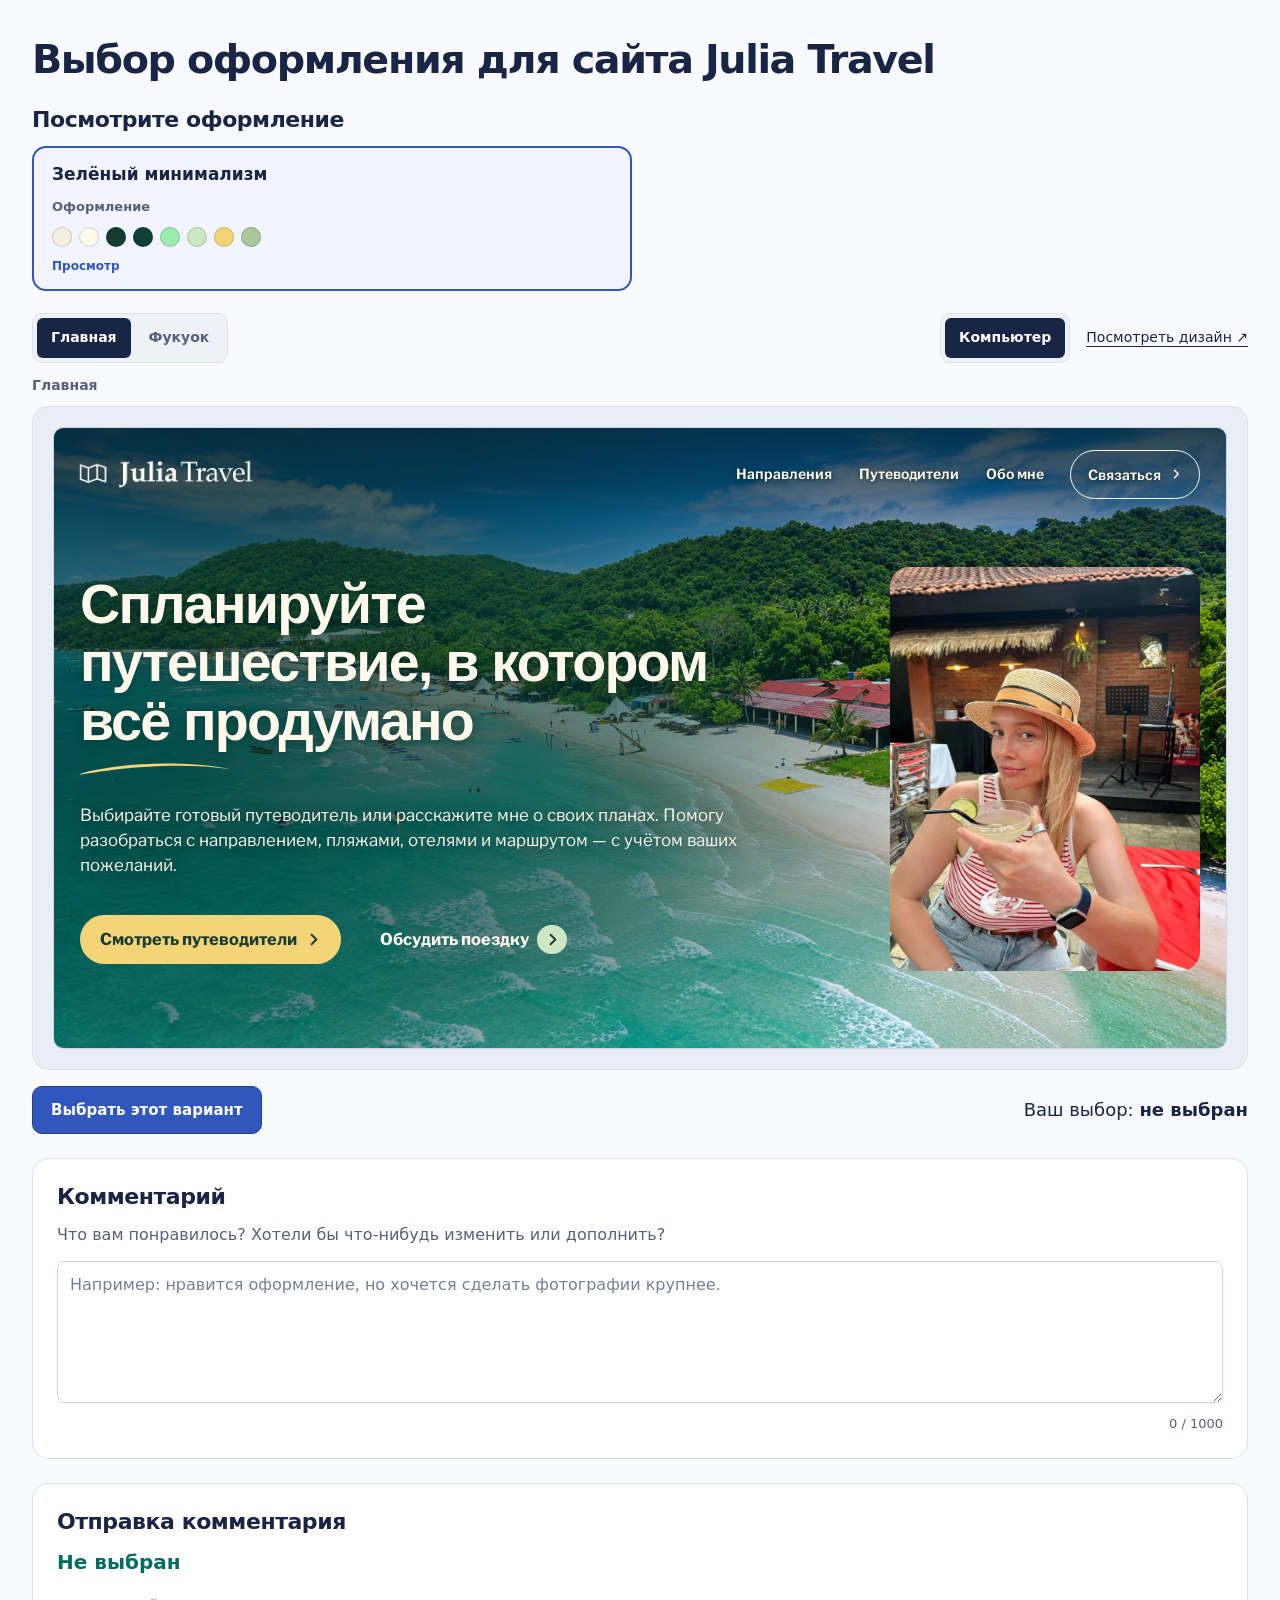
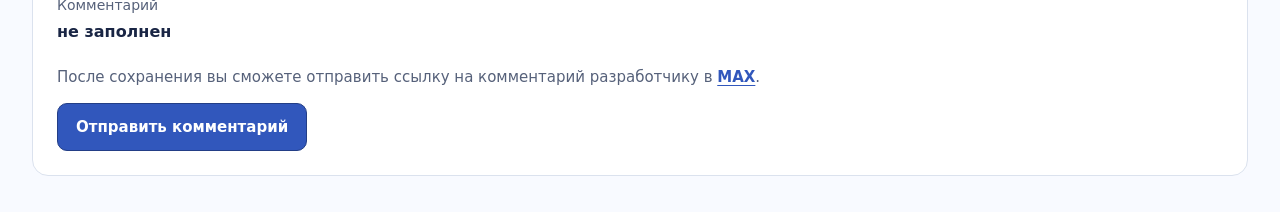
<file: index.html>
<!doctype html>
<html lang="ru">
<head>
  <meta charset="utf-8">
  <meta name="viewport" content="width=device-width, initial-scale=1">
  <meta name="robots" content="noindex, nofollow">
  <meta name="referrer" content="no-referrer">
  <title>Julia Travel — Выбор оформления сайта</title>
  <link rel="stylesheet" href="assets/css/comparison.css?v=06">
  <script src="assets/js/concept-names.js?v=05-title" defer></script>
  <script src="assets/js/review-config.js" defer></script>
  <script src="assets/js/review-api.js?v=05-colors" defer></script>
  <script src="assets/js/comparison.js?v=06" defer></script>
</head>
<body>
<main class="comparison" data-review-fields="comment">
  <h1>Выбор оформления для сайта Julia Travel</h1>
  <h2 class="compare-title">Посмотрите оформление</h2>
  <div class="variant-options" role="group" aria-label="Просмотреть оформление">
    <button type="button" class="variant-option coral" data-variant="coral-travel" hidden data-preview="coral-travel/index.html" aria-pressed="false" aria-controls="live-preview"><span class="variant-name" data-concept-name="coral-travel">01. Коралловый бриз</span><span class="palette" aria-hidden="true"><i style="--color:#ff385c" title="#FF385C"></i><i style="--color:#222222" title="#222222"></i><i style="--color:#ffffff" title="#FFFFFF"></i><i style="--color:#f7f7f7" title="#F7F7F7"></i><i style="--color:#fff3d4" title="#FFF3D4"></i></span><span class="variant-state"><span class="viewing-mark">Просмотр</span><span class="selected-mark">✓ Выбрано</span></span></button>
    <button type="button" class="variant-option ocean" data-variant="colorful-ocean" hidden data-preview="colorful-ocean/index.html" aria-pressed="false" aria-controls="live-preview"><span class="variant-name" data-concept-name="colorful-ocean">02. Океан красок</span><span class="palette" aria-hidden="true"><i style="--color:#397ef5" title="#397EF5"></i><i style="--color:#6646d9" title="#6646D9"></i><i style="--color:#00b8a9" title="#00B8A9"></i><i style="--color:#50d9ac" title="#50D9AC"></i><i style="--color:#f1f5ff" title="#F1F5FF"></i></span><span class="variant-state"><span class="viewing-mark">Просмотр</span><span class="selected-mark">✓ Выбрано</span></span></button>
    <button type="button" class="variant-option stan" data-variant="stan-inspired" hidden data-preview="stan-inspired/index.html" aria-pressed="false" aria-controls="live-preview"><span class="variant-name" data-concept-name="stan-inspired">03. Тропический импульс</span><span class="palette" aria-hidden="true"><i style="--color:#6255ff" title="#6255FF"></i><i style="--color:#eeecff" title="#EEECFF"></i><i style="--color:#ffffff" title="#FFFFFF"></i><i style="--color:#17172b" title="#17172B"></i><i style="--color:#4258e8" title="#4258E8"></i><i style="--color:#f7f7fb" title="#F7F7FB"></i></span><span class="variant-state"><span class="viewing-mark">Просмотр</span><span class="selected-mark">✓ Выбрано</span></span></button>
    <button type="button" class="variant-option lagoon" data-variant="emerald-lagoon" hidden data-preview="emerald-lagoon/index.html" aria-pressed="false" aria-controls="live-preview"><span class="variant-name" data-concept-name="emerald-lagoon">04. Изумрудная лагуна</span><span class="palette" aria-hidden="true"><i style="--color:#103f38" title="#103F38"></i><i style="--color:#fff9ec" title="#FFF9EC"></i><i style="--color:#cee6c3" title="#CEE6C3"></i><i style="--color:#153b32" title="#153B32"></i><i style="--color:#dfc69d" title="#DFC69D"></i><i style="--color:#f5efdf" title="#F5EFDF"></i><i style="--color:#d4ded2" title="#D4DED2"></i></span><span class="variant-state"><span class="viewing-mark">Просмотр</span><span class="selected-mark">✓ Выбрано</span></span></button>
    <button type="button" class="variant-option lagoon" data-variant="minimal-julia" data-preview="minimal-julia/index.html" aria-pressed="false" aria-controls="live-preview"><span class="variant-name" data-concept-name="minimal-julia">Зелёный минимализм</span><span class="palette-label">Оформление</span><span class="palette" role="img" aria-label="Палитра: Кремовый фон #F5EFDF, Карточки #FFF9EC, Текст #153B32, Тёмно-зелёный #103F38, Кнопка первого экрана #9CEBAF, Вторичные кнопки #CEE6C3, Жёлтые кнопки и мазки #F3D477, Зелёный мазок #A8C89A"><i style="--color:#F5EFDF" title="Кремовый фон · #F5EFDF"></i><i style="--color:#FFF9EC" title="Карточки · #FFF9EC"></i><i style="--color:#153B32" title="Текст · #153B32"></i><i style="--color:#103F38" title="Тёмно-зелёный · #103F38"></i><i style="--color:#9CEBAF" title="Кнопка первого экрана · #9CEBAF"></i><i style="--color:#CEE6C3" title="Вторичные кнопки · #CEE6C3"></i><i style="--color:#F3D477" title="Жёлтые кнопки и мазки · #F3D477"></i><i style="--color:#A8C89A" title="Зелёный мазок · #A8C89A"></i></span><span class="variant-state"><span class="viewing-mark">Просмотр</span><span class="selected-mark">✓ Выбрано</span></span></button>
  </div>
  <div class="viewer-bar">
    <div class="devices preview-pages" role="group" aria-label="Страницы сайта">
      <button type="button" data-preview-src="minimal-julia/index.html" data-preview-title="Главная" aria-pressed="true" aria-controls="live-preview">Главная</button>
      <button type="button" data-preview-src="minimal-julia/phu-quoc.html" data-preview-title="Фукуок · Страница направления" aria-pressed="false" aria-controls="live-preview">Фукуок</button>
    </div>
    <div class="devices" role="group" aria-label="Ширина просмотра">
      <button type="button" data-device="desktop" aria-pressed="true">Компьютер</button>
    </div>
    <a id="full-preview" href="minimal-julia/index.html" target="_blank" rel="noopener">Посмотреть дизайн ↗</a>
  </div>
  <p id="preview-page-title" aria-live="polite">Главная</p>
  <div class="preview-stage">
    <div class="preview-viewport"><iframe id="live-preview" title="Julia Travel: Главная" src="minimal-julia/index.html?embed=1"></iframe></div>
  </div>
  <div class="choice-bar">
    <button id="confirm-choice" class="copy-button" type="button">Выбрать этот вариант</button>
    <p id="choice-status" role="status">Ваш выбор: <strong>не выбран</strong><span id="choice-check" hidden> ✓</span></p>
  </div>
  <p id="draft-status" class="field-error" role="status"></p>

  <div class="review-grid">
    <section class="review-section" aria-labelledby="wishes-title">
      <h2 id="wishes-title">Комментарий</h2>
      <label for="wishes">Что вам понравилось? Хотели бы что-нибудь изменить или дополнить?</label>
      <textarea id="wishes" maxlength="1000" rows="5" aria-describedby="comment-count" placeholder="Например: нравится оформление, но хочется сделать фотографии крупнее."></textarea>
      <p id="comment-count" class="field-note">0 / 1000</p>
    </section>
    <section class="review-section" aria-labelledby="references-title" data-review-extra>
      <h2 id="references-title">Сайты, которые вам нравятся</h2>
      <p class="section-note">Если у вас есть примеры понравившихся сайтов или отдельных элементов, добавьте ссылки</p>
      <div id="reference-fields"></div>
      <button id="add-reference" type="button" class="text-button">+ Добавить ещё ссылку</button>
    </section>
  </div>

  <section class="review-section attachments" aria-labelledby="images-title" data-review-extra>
    <h2 id="images-title">Прикрепить изображение</h2>
    <p class="section-note">Можно добавить скриншот понравившегося сайта, карточки, кнопки или другого элемента</p>
    <div id="image-dropzone" class="upload-zone">
      <svg viewBox="0 0 32 32" width="36" height="36" fill="none" stroke="currentColor" stroke-width="1.5" aria-hidden="true"><rect x="4" y="4" width="24" height="24" rx="5"/><circle cx="11" cy="11" r="2"/><path d="m5 24 8-9 6 6 4-5 5 7"/></svg>
      <div><button id="add-images" class="outline-button" type="button">Выбрать изображение</button><p class="field-note">PNG, JPG или WebP · до 3 изображений, каждое до 5 МБ</p></div>
      <input id="image-input" type="file" accept="image/png,image/jpeg,image/webp" multiple hidden>
      <input id="replace-image-input" type="file" accept="image/png,image/jpeg,image/webp" hidden>
    </div>
    <p id="image-error" class="field-error" role="alert"></p>
    <div id="image-previews" class="image-previews"></div>
    <p class="attachment-note">Изображения сохраняются вместе с вашим выбором. До завершения сохранения не закрывайте страницу. Ссылка даёт доступ ко всем материалам — отправьте её только разработчику.</p>
  </section>

  <section class="review-section result-section" aria-labelledby="result-title">
    <h2 id="result-title">Ваш выбор</h2>
    <p id="summary-choice" class="summary-choice">Не выбран</p>
    <dl class="summary-counts"><div><dt>Комментарий</dt><dd id="summary-comment">не заполнен</dd></div><div data-review-extra><dt>Ссылки</dt><dd id="summary-references">0</dd></div><div data-review-extra><dt>Изображения</dt><dd id="summary-images">0</dd></div></dl>
    <p class="share-instruction"><span id="share-instruction-text">Скопируйте ссылку с вашим выбором и отправьте её разработчику в</span> <a href="https://max.ru/u/f9LHodD0cOJ9JlVl446ZABlexb_Iz-3gviZ5GR3GQ4BS3Al8uu8fBkdt1bM" target="_blank" rel="noopener noreferrer">MAX</a>.</p>
    <div class="result-actions"><button id="copy-choice" class="copy-button" type="button">Скопировать ссылку</button></div>
    <p id="copy-message" role="status"></p>
    <label id="copy-field-label" for="copy-field" hidden>Сохранённая ссылка для копирования</label>
    <textarea id="copy-field" readonly rows="6" hidden></textarea>
  </section>
</main>
</body>
</html>
</file>
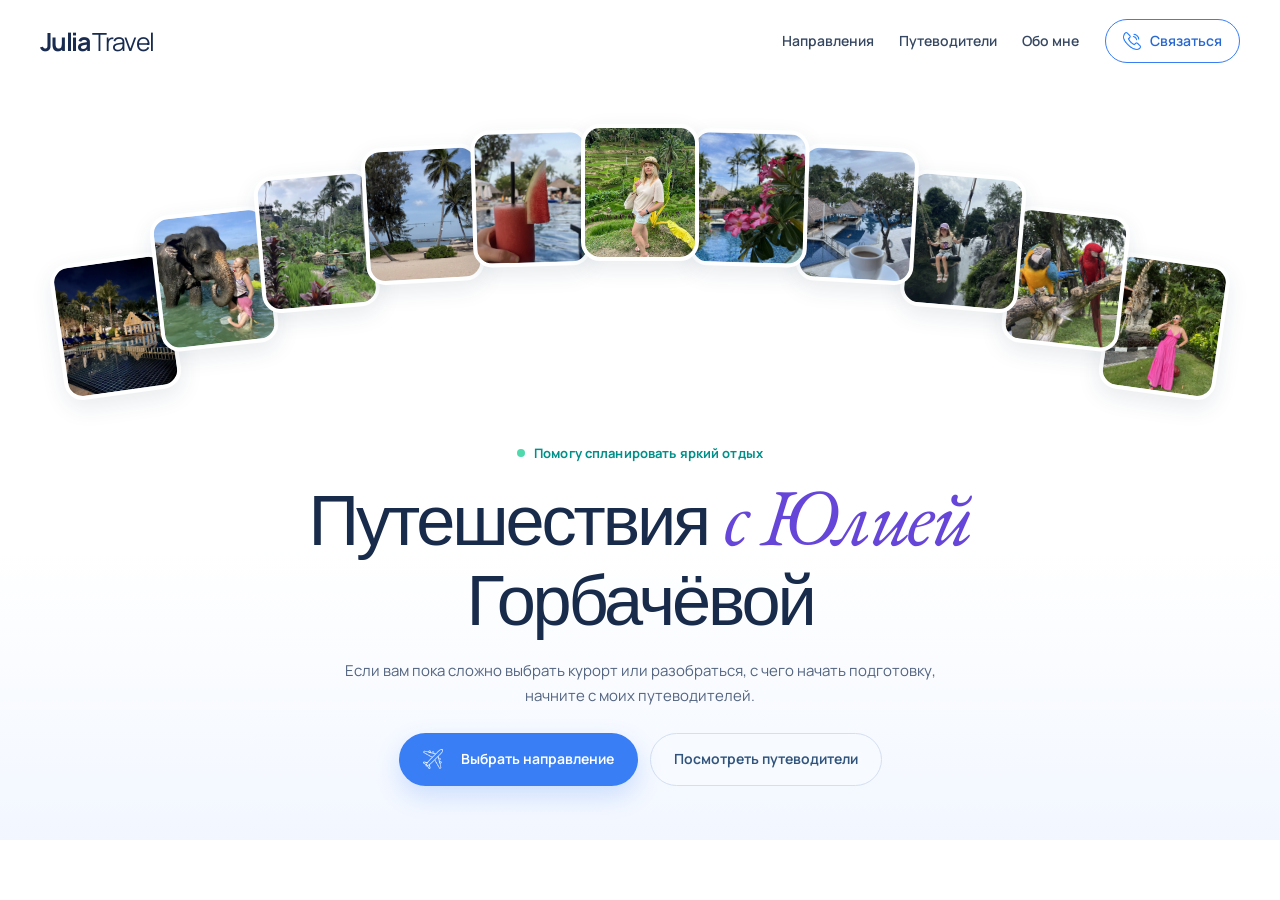
<file: colorful-ocean/index.html>
<!doctype html>
<html lang="ru" id="top">
<head>
  <meta charset="utf-8">
  <meta name="viewport" content="width=device-width, initial-scale=1">
  <meta name="robots" content="noindex, nofollow">
  <title>Julia Travel — 02. Океан красок</title>
  <meta name="description" content="Направления, полезные материалы и путеводители для путешествия во Вьетнам.">
<link rel="stylesheet" href="../assets/css/common.css">
<link rel="stylesheet" href="../assets/fonts/fonts.css">
<link rel="stylesheet" href="../assets/css/colorful-ocean.css">
<script src="../assets/js/concept-names.js" defer></script>
<script src="../assets/js/concepts.js" defer></script>
<script src="../assets/js/ocean-gallery.js" defer></script>
</head>
<body class="concept-ocean">
<a class="skip-link" href="#main">Перейти к содержимому</a>


<header class="site-header">
  <div class="container header-inner">
    <a class="ocean-brand" href="#top">Julia <span>Travel</span></a>
    <nav class="site-nav" aria-label="Основная навигация">
      <button type="button" aria-disabled="true" title="Раздел пока скрыт">Направления</button>
      <button type="button" aria-disabled="true" title="Раздел готовится">Путеводители</button>
      <button type="button" aria-disabled="true" title="Раздел готовится">Обо мне</button>
    </nav>
    <button class="ocean-contact" type="button" aria-disabled="true" title="Контакт пока не указан"><img src="../assets/images/vibrating-phone.png" width="80" height="80" alt="">Связаться</button>
  </div>
</header>
<main id="main">
  <section class="hero ocean-hero" aria-labelledby="hero-title">
    <div class="ocean-arc" aria-label="Фотографии из путешествий" role="group">
      <figure class="arc-card"><div class="arc-appear"><img src="../assets/images/img-1024x1365-q85.webp" width="1024" height="1365" alt="Вечерний бассейн среди пальм"></div></figure>
      <figure class="arc-card"><div class="arc-appear"><img src="../assets/images/img-1024x1820-q85 (1).webp" width="1024" height="1820" alt="Путешественница рядом со слоном"></div></figure>
      <figure class="arc-card"><div class="arc-appear"><img src="../assets/images/img-1024x1820-q85 (22).webp" width="1024" height="1820" alt="Тропический сад"></div></figure>
      <figure class="arc-card"><div class="arc-appear"><img src="../assets/images/img-1024x1820-q85 (33).webp" width="1024" height="1820" alt="Пляж с пальмами"></div></figure>
      <figure class="arc-card"><div class="arc-appear"><img src="../assets/images/img-1024x1820-q85 (26).webp" width="1024" height="1820" alt="Прохладительный напиток у бассейна"></div></figure>
      <figure class="arc-card"><div class="arc-appear"><img src="../assets/images/img-800x1066-q85.webp" width="800" height="1066" alt="Юлия на рисовых террасах"></div></figure>
      <figure class="arc-card"><div class="arc-appear"><img src="../assets/images/img-1024x1820-q85 (28).webp" width="1024" height="1820" alt="Цветы у бассейна"></div></figure>
      <figure class="arc-card"><div class="arc-appear"><img src="../assets/images/img-1024x1820-q85 (7).webp" width="1024" height="1820" alt="Кофе с видом на бассейн"></div></figure>
      <figure class="arc-card"><div class="arc-appear"><img src="../assets/images/img-1024x1820-q85 (12).webp" width="1024" height="1820" alt="Путешественница у водопада"></div></figure>
      <figure class="arc-card"><div class="arc-appear"><img src="../assets/images/img-1024x1820-q85 (17).webp" width="1024" height="1820" alt="Яркие попугаи"></div></figure>
      <figure class="arc-card"><div class="arc-appear"><img src="../assets/images/img-1024x1820-q85 (6).webp" width="1024" height="1820" alt="Путешественница в тропическом саду"></div></figure>
    </div>
    <div class="ocean-copy container">
      <p class="ocean-eyebrow">Помогу спланировать яркий отдых</p>
      <h1 id="hero-title">Путешествия <em>с Юлией</em><br>Горбачёвой</h1>
      <p class="hero-description">Если вам пока сложно выбрать курорт или разобраться, с чего начать подготовку, начните с моих путеводителей.</p>
      <div class="ocean-actions"><button class="ocean-button ocean-button-primary" type="button" aria-disabled="true" title="Раздел пока скрыт"><img class="ocean-plane" src="../assets/images/airplane.png" width="80" height="80" alt="" aria-hidden="true"><span>Выбрать направление</span></button><button class="ocean-button ocean-button-secondary" type="button" aria-disabled="true" title="Раздел готовится">Посмотреть путеводители</button></div>
    </div>
  </section>
  <section class="destinations section container" id="destinations" aria-labelledby="destinations-title" hidden>
    <div class="section-heading"><div><h2 id="destinations-title">Выберите своё направление</h2></div><p>Островной ритм или город у моря?<br> Познакомьтесь с обоими.</p></div>
    <div class="destination-grid">
      <article class="destination-card" id="phu-quoc-card">
        <a class="destination-image" href="#phu-quoc-card" aria-label="Фукуок — посмотреть пример направления"><img class="" src="../assets/images/img-1024x1820-q85 (22).webp" width="1024" height="1820" alt="Тропический сад с пальмами" loading="lazy"></a>
        <div class="destination-text"><div><h3><a href="#phu-quoc-card">Фукуок</a></h3><p>Пляжи, отели, развлечения и маршруты.</p></div><a class="round-link" href="#phu-quoc-card" aria-label="Подробнее о Фукуоке"><svg viewBox="0 0 24 24" aria-hidden="true"><path d="M5 12h14m-5-5 5 5-5 5" fill="none" stroke="currentColor" stroke-width="1.7" stroke-linecap="round" stroke-linejoin="round"/></svg></a></div>
      </article>
      <article class="destination-card" id="nha-trang-card">
        <a class="destination-image" href="#nha-trang-card" aria-label="Нячанг — посмотреть пример направления"><img class="" src="../assets/images/img-1024x1820-q85 (7).webp" width="1024" height="1820" alt="Чашка кофе на террасе с видом на бассейн" loading="lazy"></a>
        <div class="destination-text"><div><h3><a href="#nha-trang-card">Нячанг</a></h3><p>Городской отдых у моря, достопримечательности и экскурсии.</p></div><a class="round-link" href="#nha-trang-card" aria-label="Подробнее о Нячанге"><svg viewBox="0 0 24 24" aria-hidden="true"><path d="M5 12h14m-5-5 5 5-5 5" fill="none" stroke="currentColor" stroke-width="1.7" stroke-linecap="round" stroke-linejoin="round"/></svg></a></div>
      </article>
    </div>
  </section>
</main>






</body>
</html>
</file>
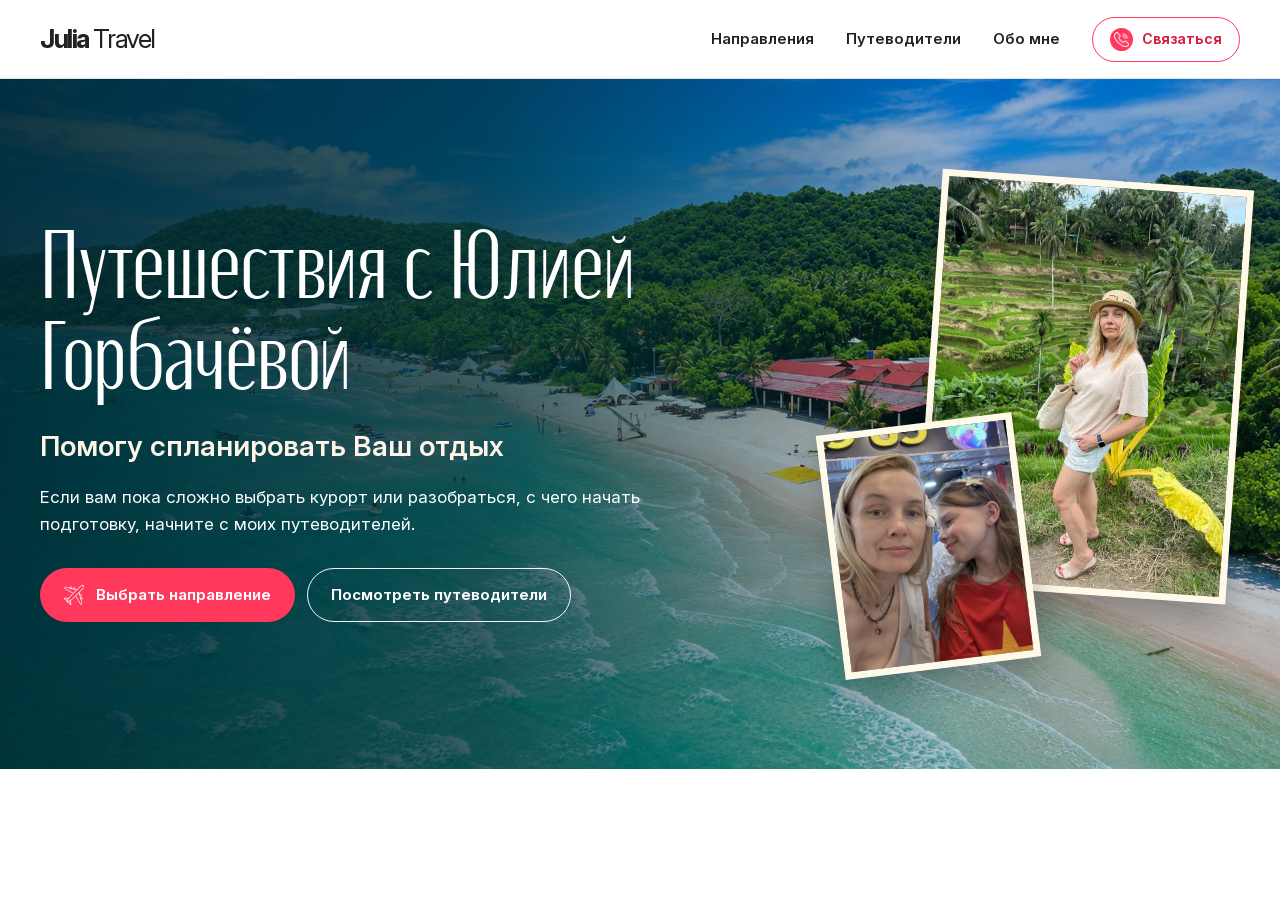
<file: coral-travel/index.html>
<!doctype html>
<html lang="ru" id="top">
<head>
  <meta charset="utf-8">
  <meta name="viewport" content="width=device-width, initial-scale=1">
  <meta name="robots" content="noindex, nofollow">
  <title>Julia Travel — 01. Коралловый бриз</title>
  <meta name="description" content="Направления, полезные материалы и путеводители для путешествия во Вьетнам.">
<link rel="stylesheet" href="../assets/css/common.css">
<link rel="stylesheet" href="../assets/css/coral-travel.css">
<script src="../assets/js/concept-names.js" defer></script>
<script src="../assets/js/concepts.js" defer></script>
</head>
<body class="concept-coral">
<a class="skip-link" href="#main">Перейти к содержимому</a>


<header class="site-header">
  <div class="container header-inner">
    <a class="coral-brand" href="#top">Julia <span>Travel</span></a>
    <nav class="site-nav" aria-label="Основная навигация">
      <a href="#destinations">Направления</a>
      <span aria-disabled="true">Путеводители</span>
      <span aria-disabled="true">Обо мне</span>
    </nav>
    <span class="coral-contact" aria-disabled="true"><span class="coral-phone"><img src="../assets/images/vibrating-phone.png" width="80" height="80" alt="" aria-hidden="true"></span>Связаться</span>
  </div>
</header>
<main id="main">
  <section class="hero" aria-labelledby="hero-title"><div class="hero-inner container">
    <div class="hero-copy">
      <h1 id="hero-title"><span>Путешествия с Юлией</span><span>Горбачёвой</span></h1>
      <p class="hero-kicker">Помогу спланировать Ваш отдых</p>
      <p class="hero-description">Если вам пока сложно выбрать курорт или разобраться, с чего начать подготовку, начните с моих путеводителей.</p>
      <div class="hero-actions"><a class="button button-primary takeoff" href="#destinations"><img class="plane" src="../assets/images/airplane.png" width="80" height="80" alt="" aria-hidden="true"><span>Выбрать направление</span></a><span class="button coral-secondary" aria-disabled="true">Посмотреть путеводители</span></div>
    </div>
    <figure class="portrait-pair"><img class="portrait-main" src="../assets/images/img-800x1066-q85.webp" width="800" height="1066" alt="Юлия на фоне рисовых террас" fetchpriority="high"><img class="portrait-companion" src="../assets/images/img-800x1422-q85.webp" width="800" height="1422" alt="Юлия с дочерью" fetchpriority="high"></figure>
  </div>
  </section>
  <section class="destinations section container" id="destinations" aria-labelledby="destinations-title" hidden>
    <div class="section-heading"><div><h2 id="destinations-title">Выберите своё направление</h2></div><p>Островной ритм или город у моря?<br> Познакомьтесь с обоими.</p></div>
    <div class="destination-grid">
      <article class="destination-card" id="phu-quoc-card">
        <a class="destination-image" href="#phu-quoc-card" aria-label="Фукуок — посмотреть пример направления"><img class="" src="../assets/images/img-1024x1820-q85 (22).webp" width="1024" height="1820" alt="Тропический сад с пальмами" loading="lazy"></a>
        <div class="destination-text"><div><h3><a href="#phu-quoc-card">Фукуок</a></h3><p>Пляжи, отели, развлечения и маршруты.</p></div><a class="round-link" href="#phu-quoc-card" aria-label="Подробнее о Фукуоке"><svg viewBox="0 0 24 24" aria-hidden="true"><path d="M5 12h14m-5-5 5 5-5 5" fill="none" stroke="currentColor" stroke-width="1.7" stroke-linecap="round" stroke-linejoin="round"/></svg></a></div>
      </article>
      <article class="destination-card" id="nha-trang-card">
        <a class="destination-image" href="#nha-trang-card" aria-label="Нячанг — посмотреть пример направления"><img class="" src="../assets/images/img-1024x1820-q85 (7).webp" width="1024" height="1820" alt="Чашка кофе на террасе с видом на бассейн" loading="lazy"></a>
        <div class="destination-text"><div><h3><a href="#nha-trang-card">Нячанг</a></h3><p>Городской отдых у моря, достопримечательности и экскурсии.</p></div><a class="round-link" href="#nha-trang-card" aria-label="Подробнее о Нячанге"><svg viewBox="0 0 24 24" aria-hidden="true"><path d="M5 12h14m-5-5 5 5-5 5" fill="none" stroke="currentColor" stroke-width="1.7" stroke-linecap="round" stroke-linejoin="round"/></svg></a></div>
      </article>
    </div>
  </section>
</main>






</body>
</html>
</file>
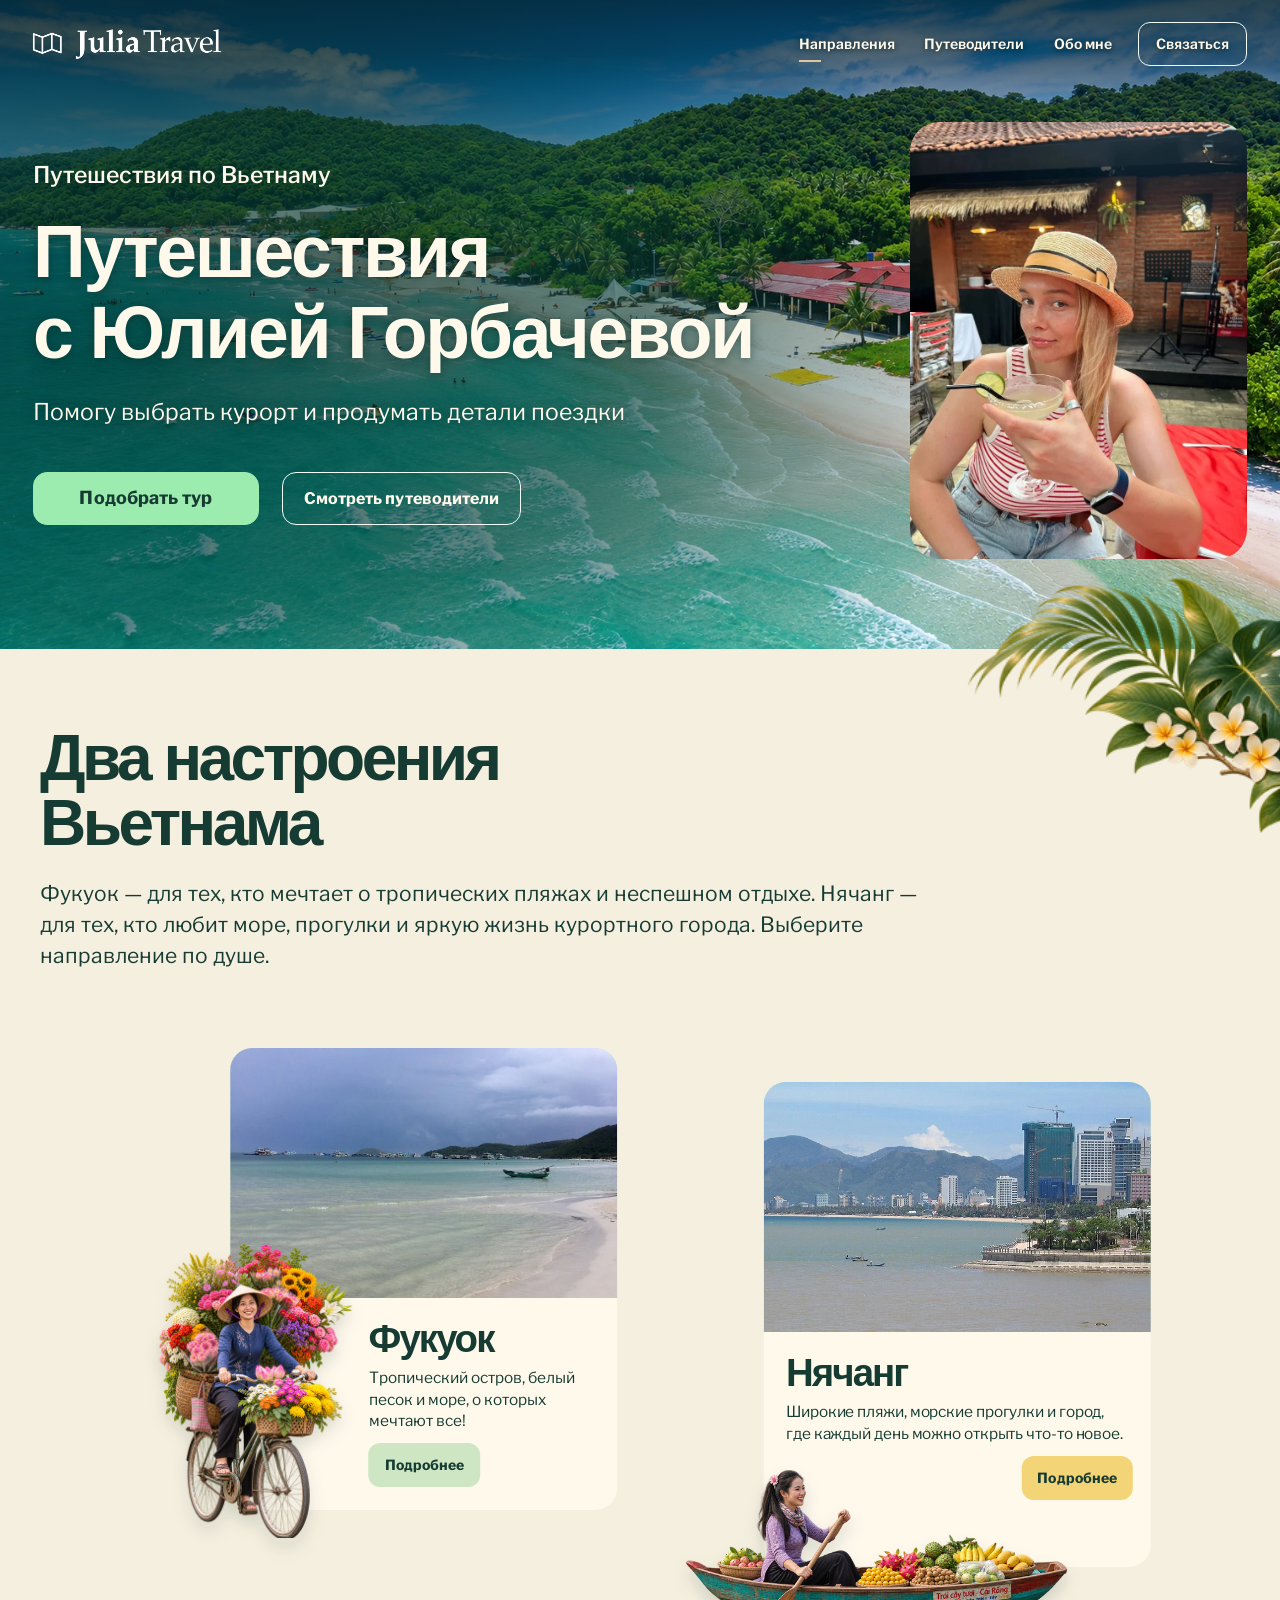
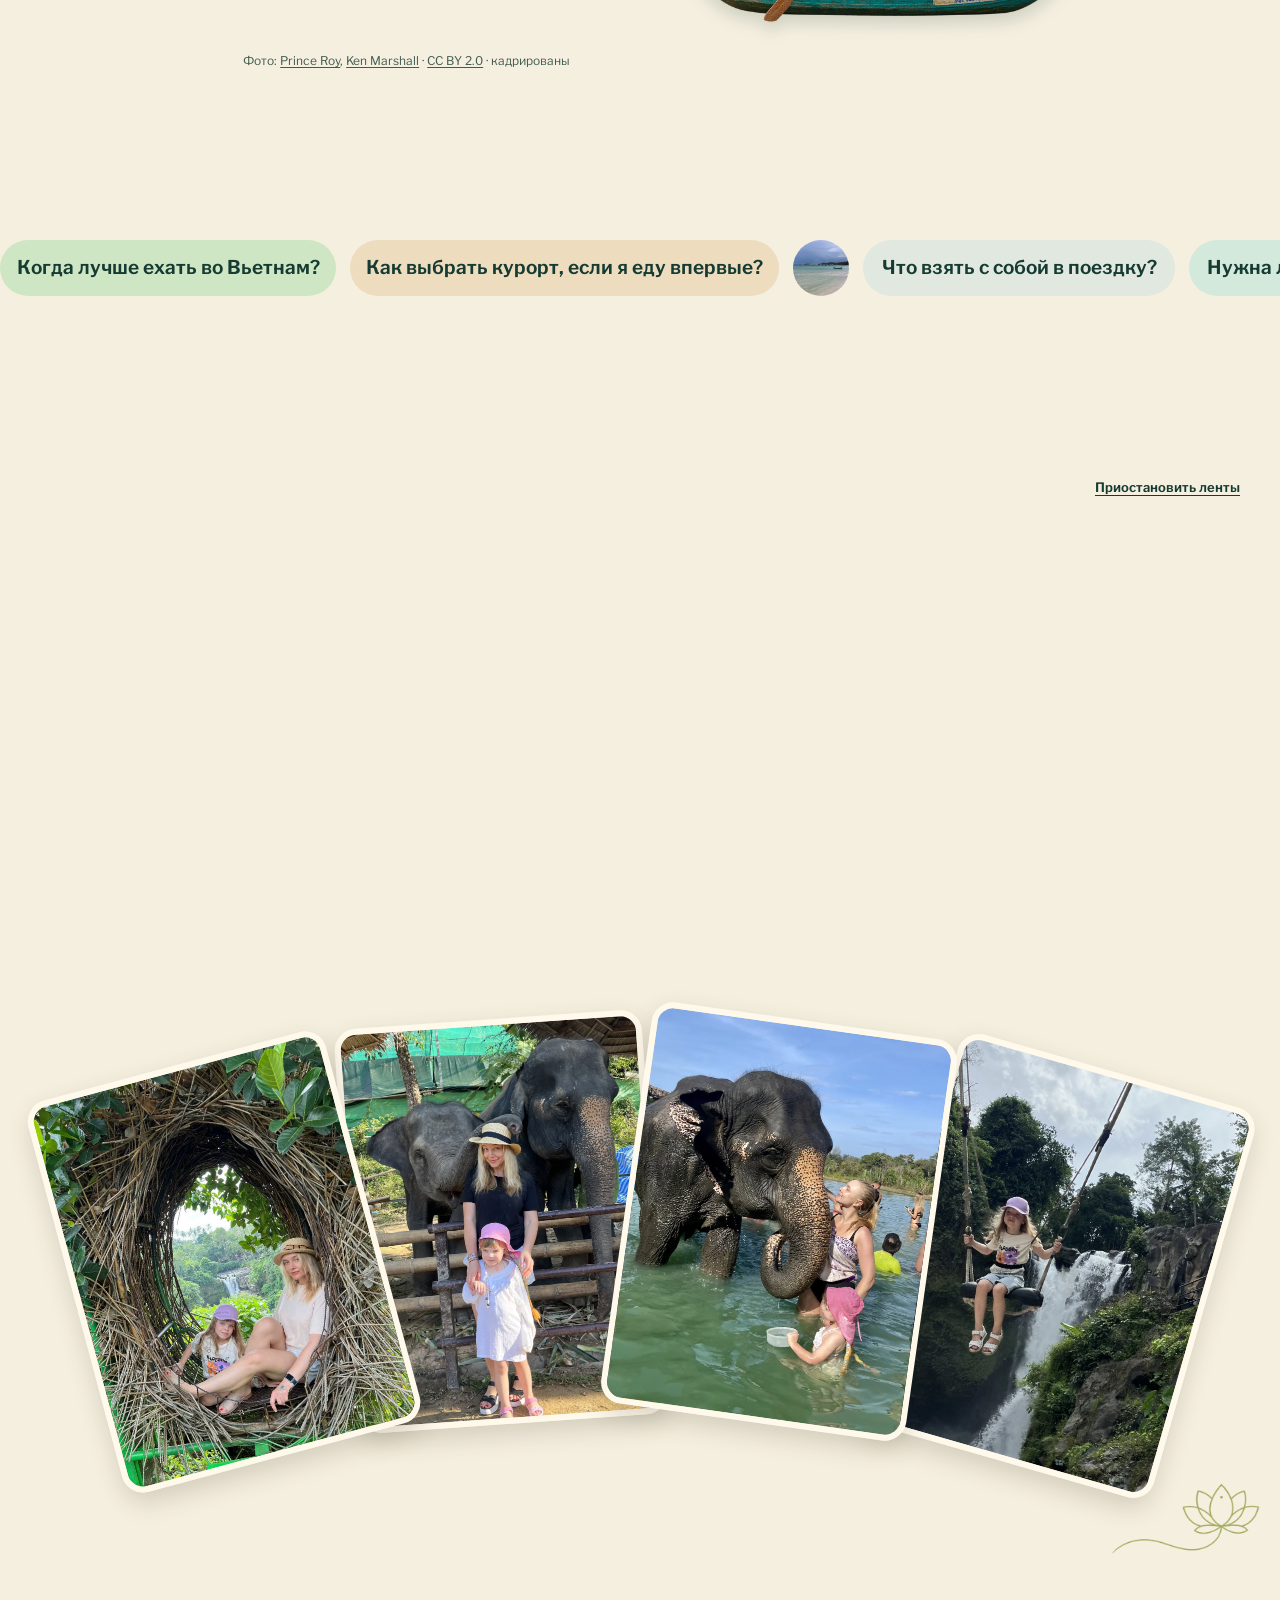
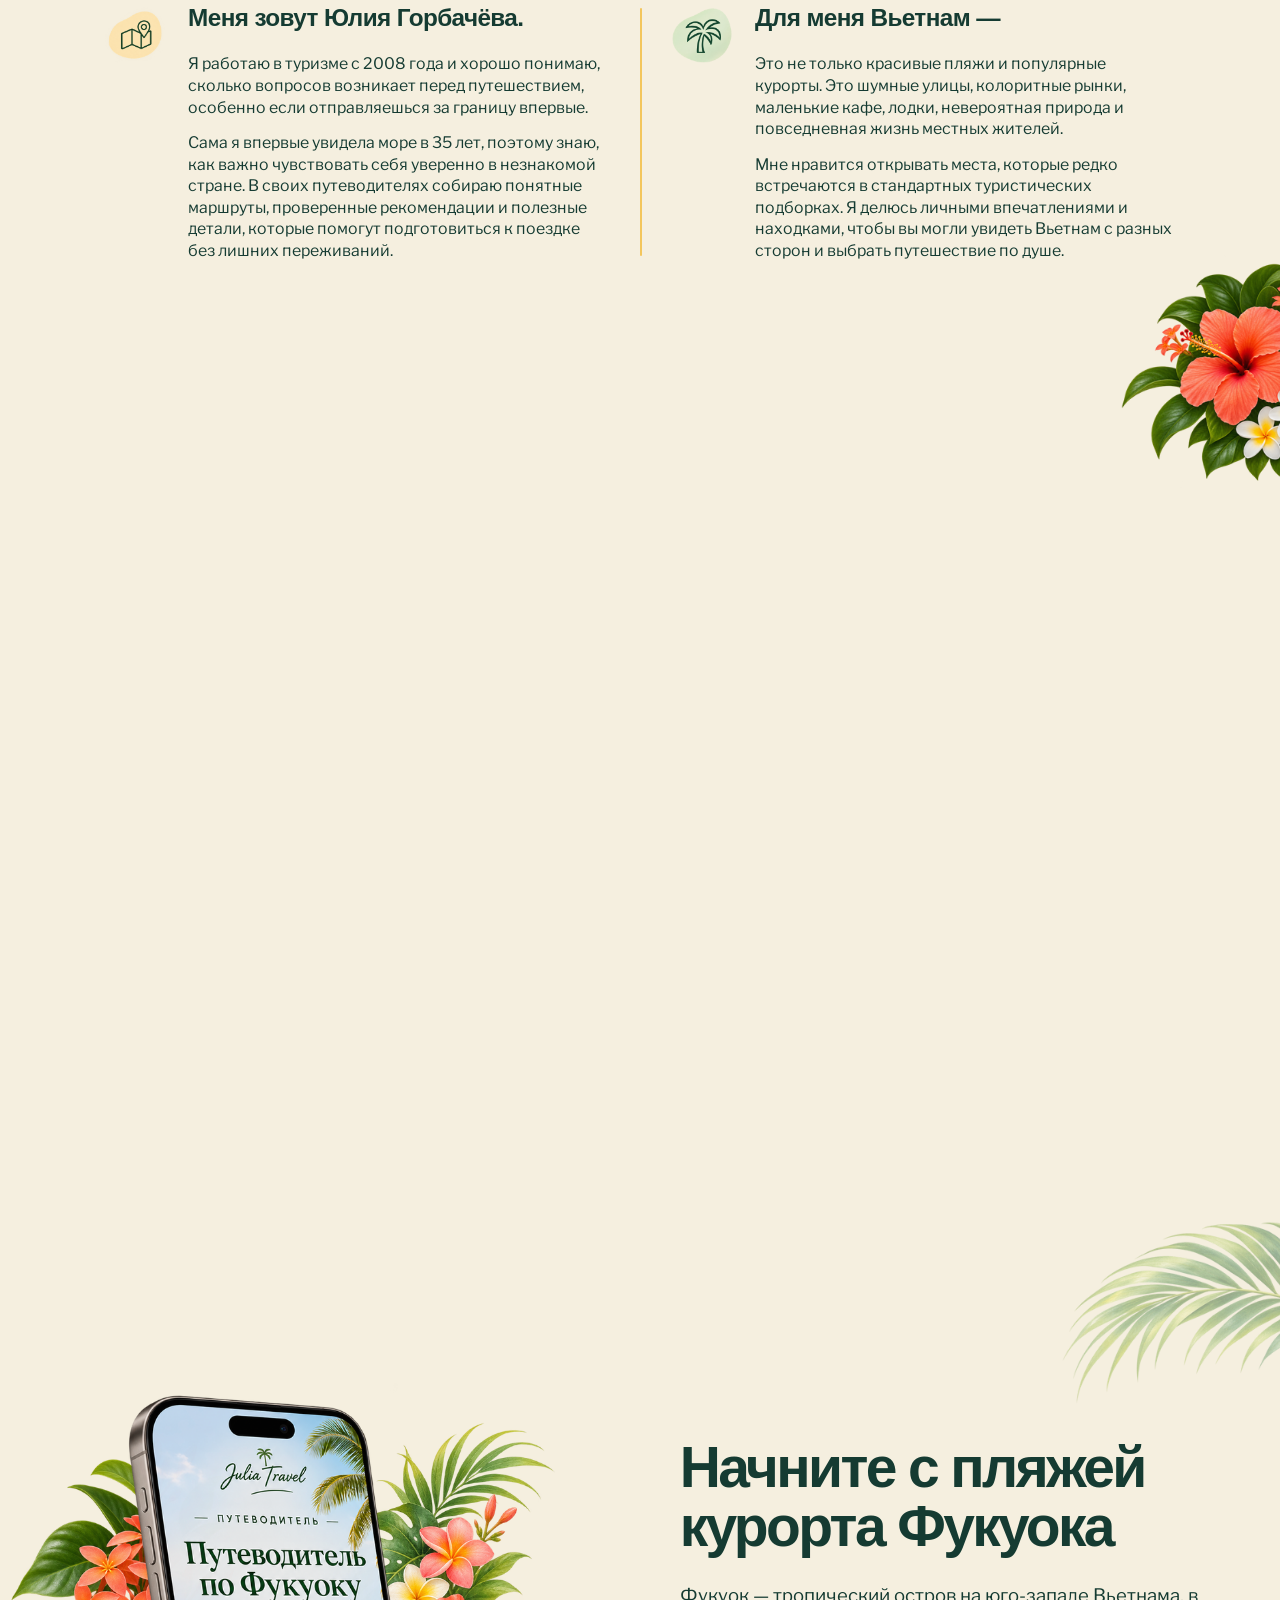
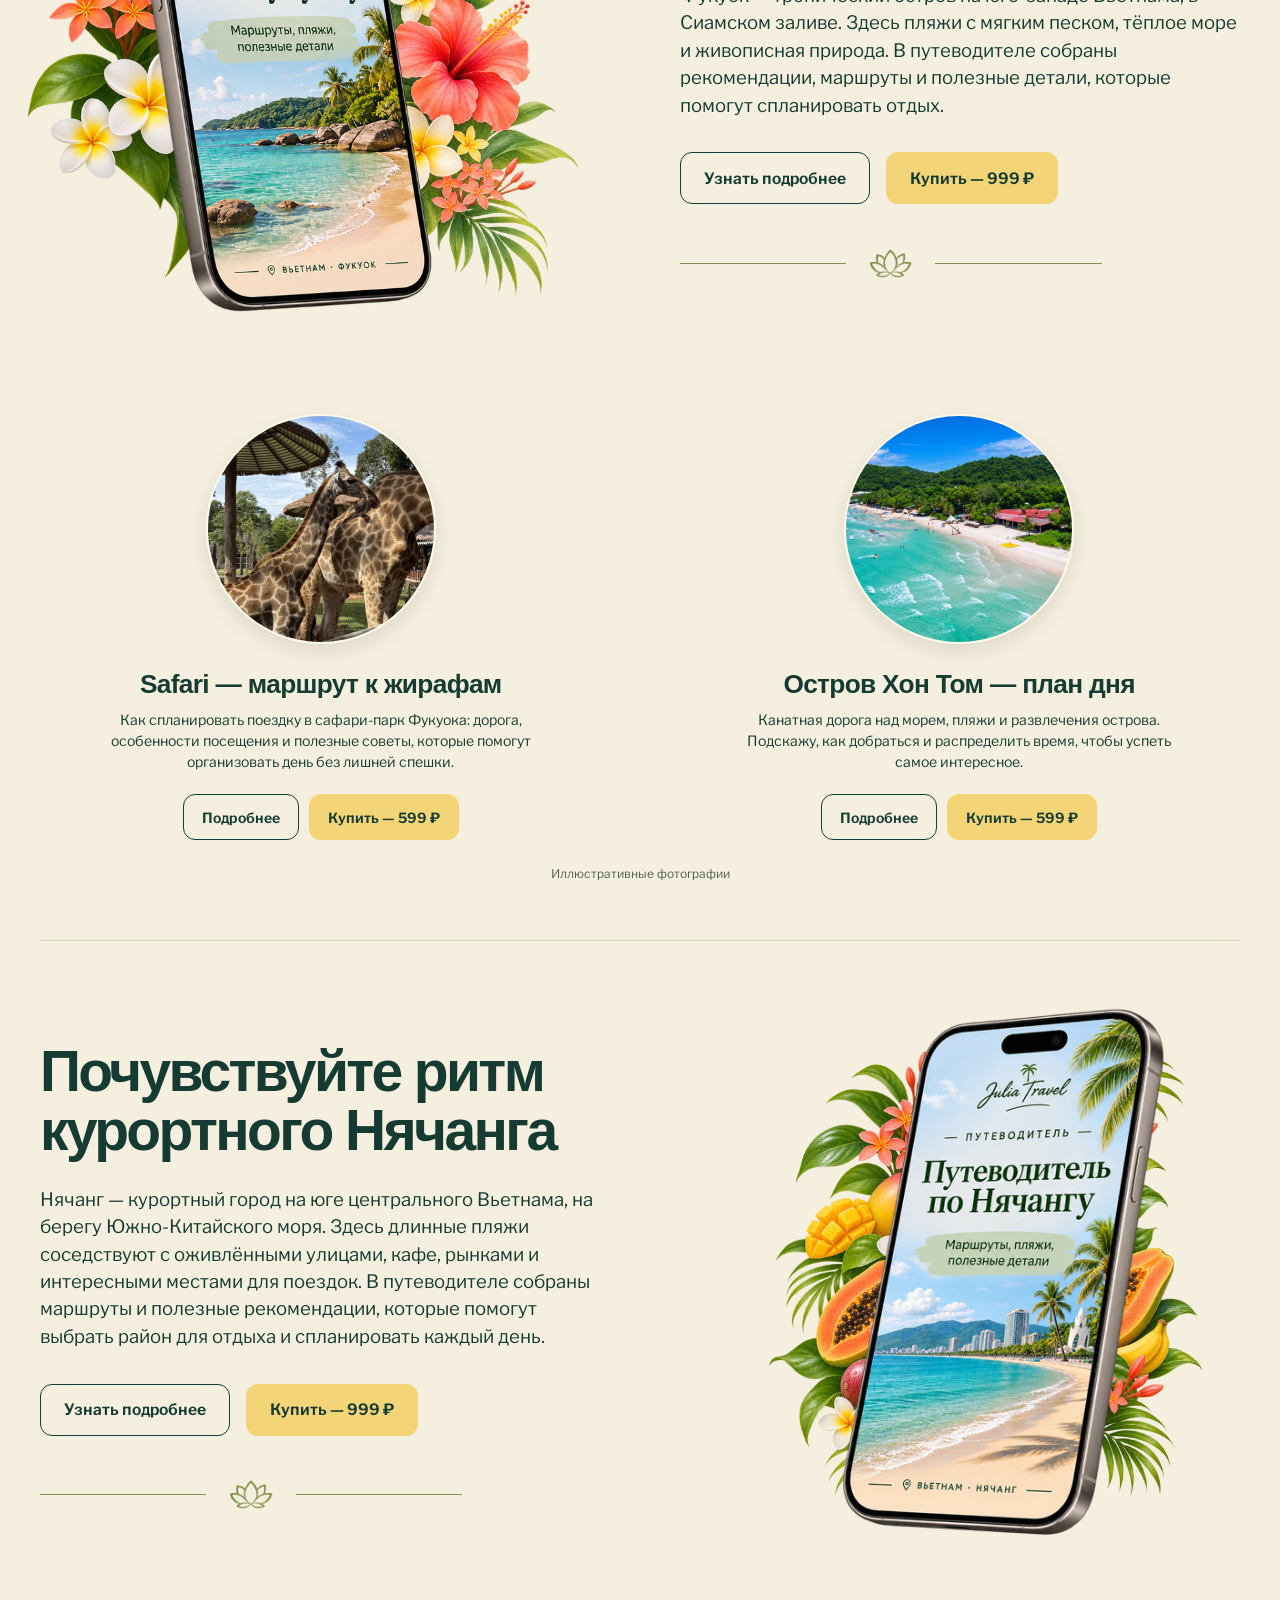
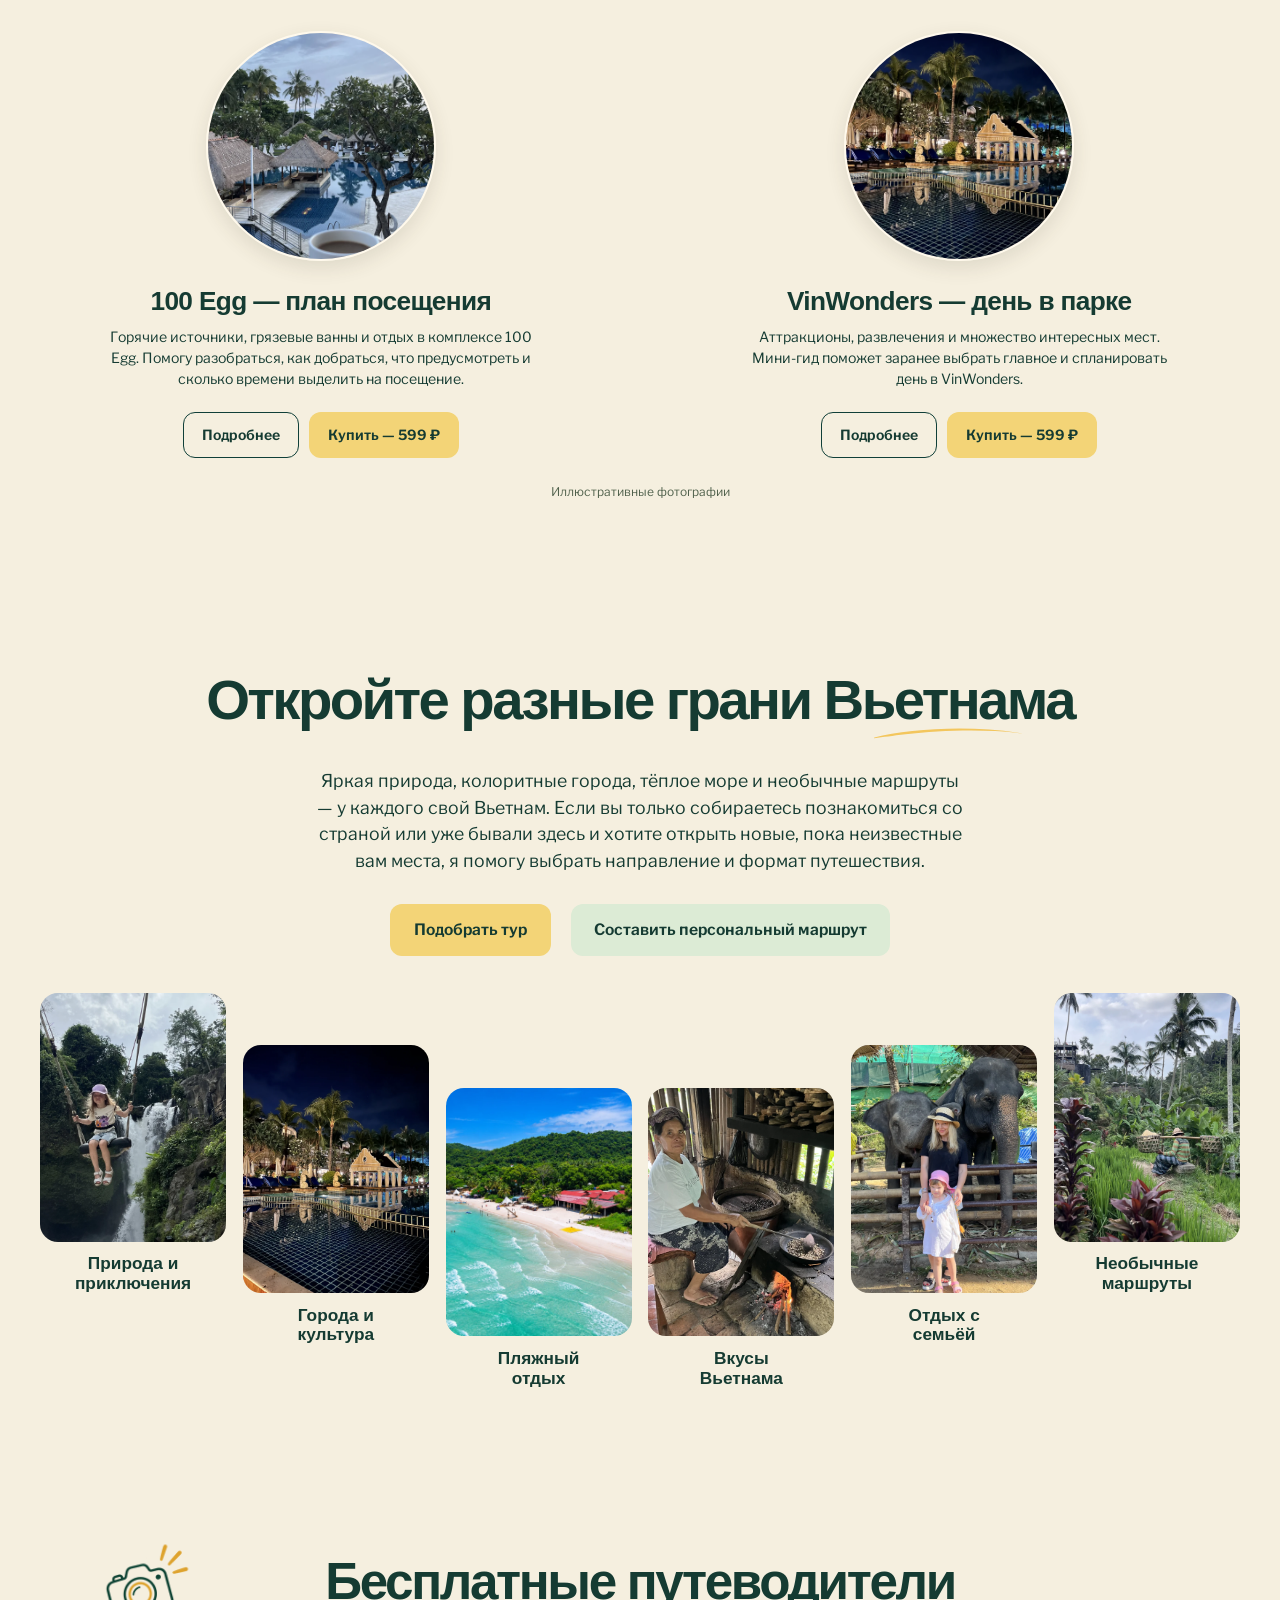
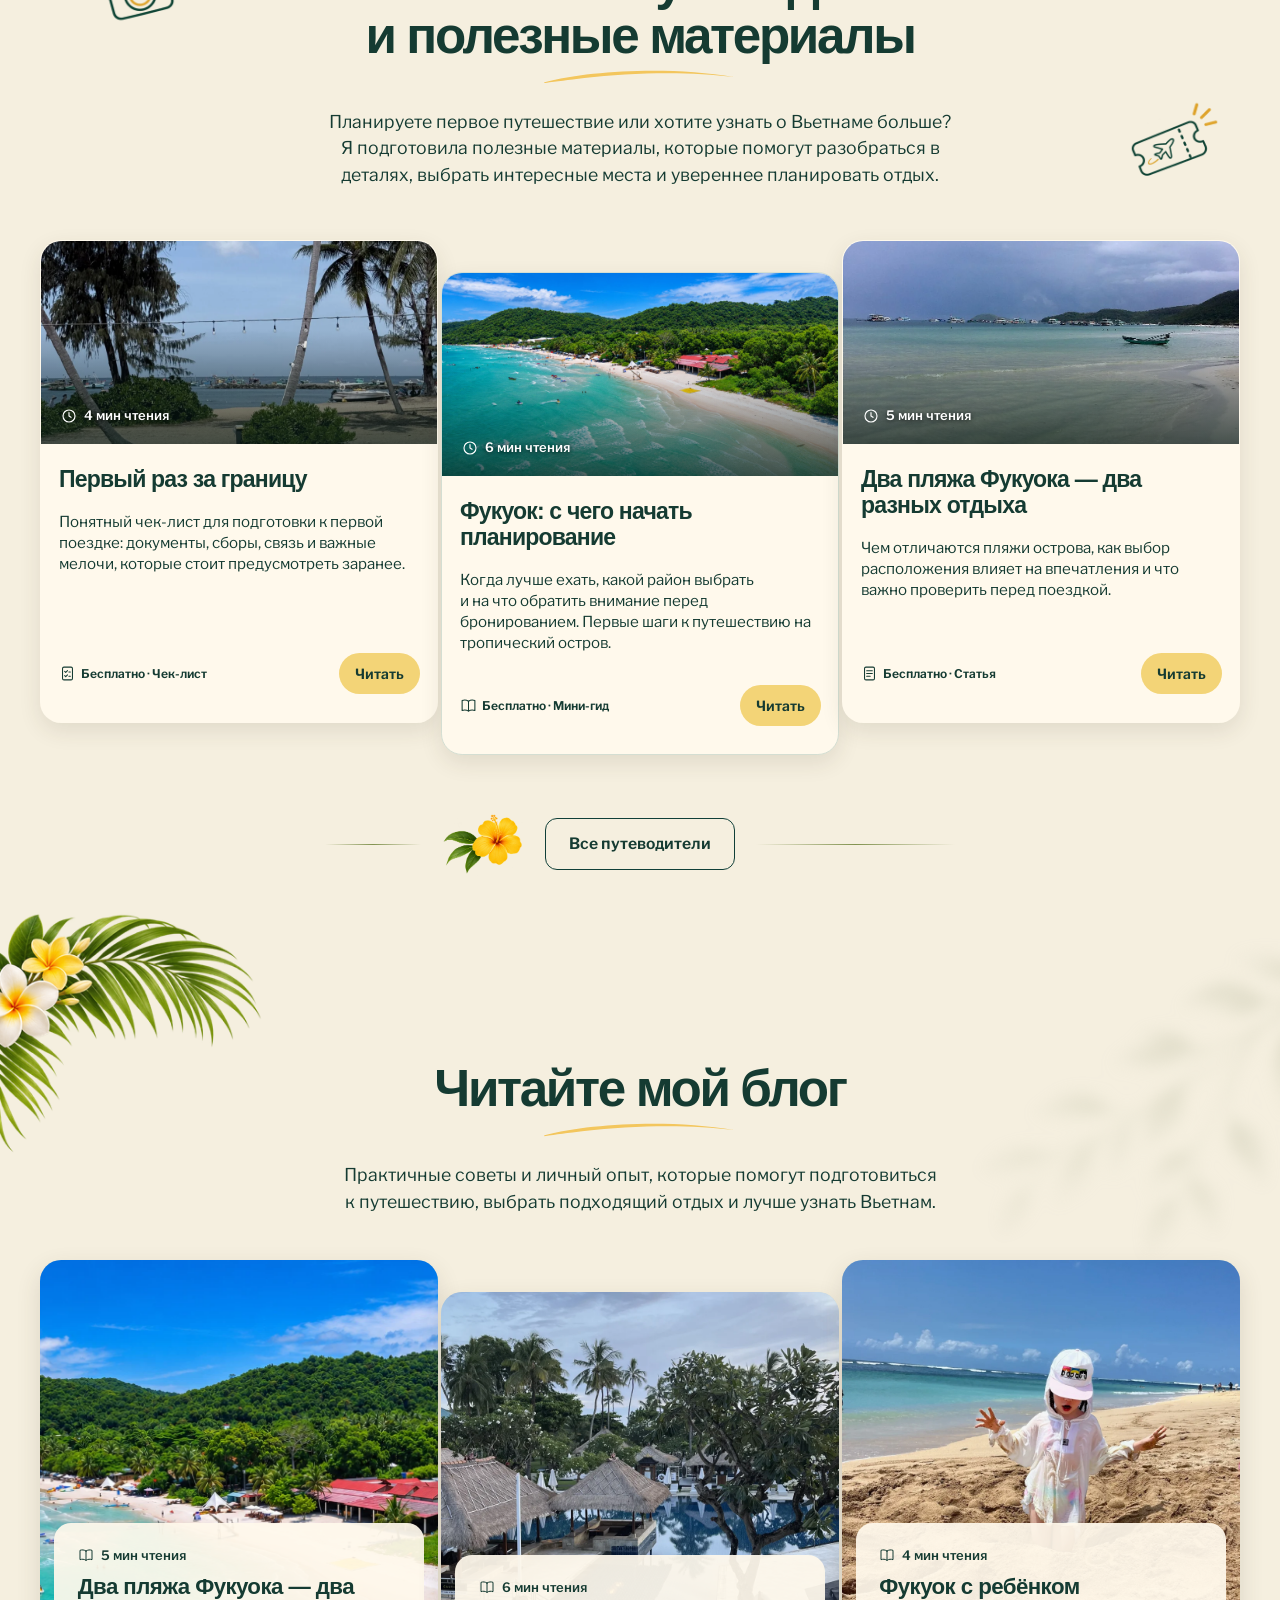
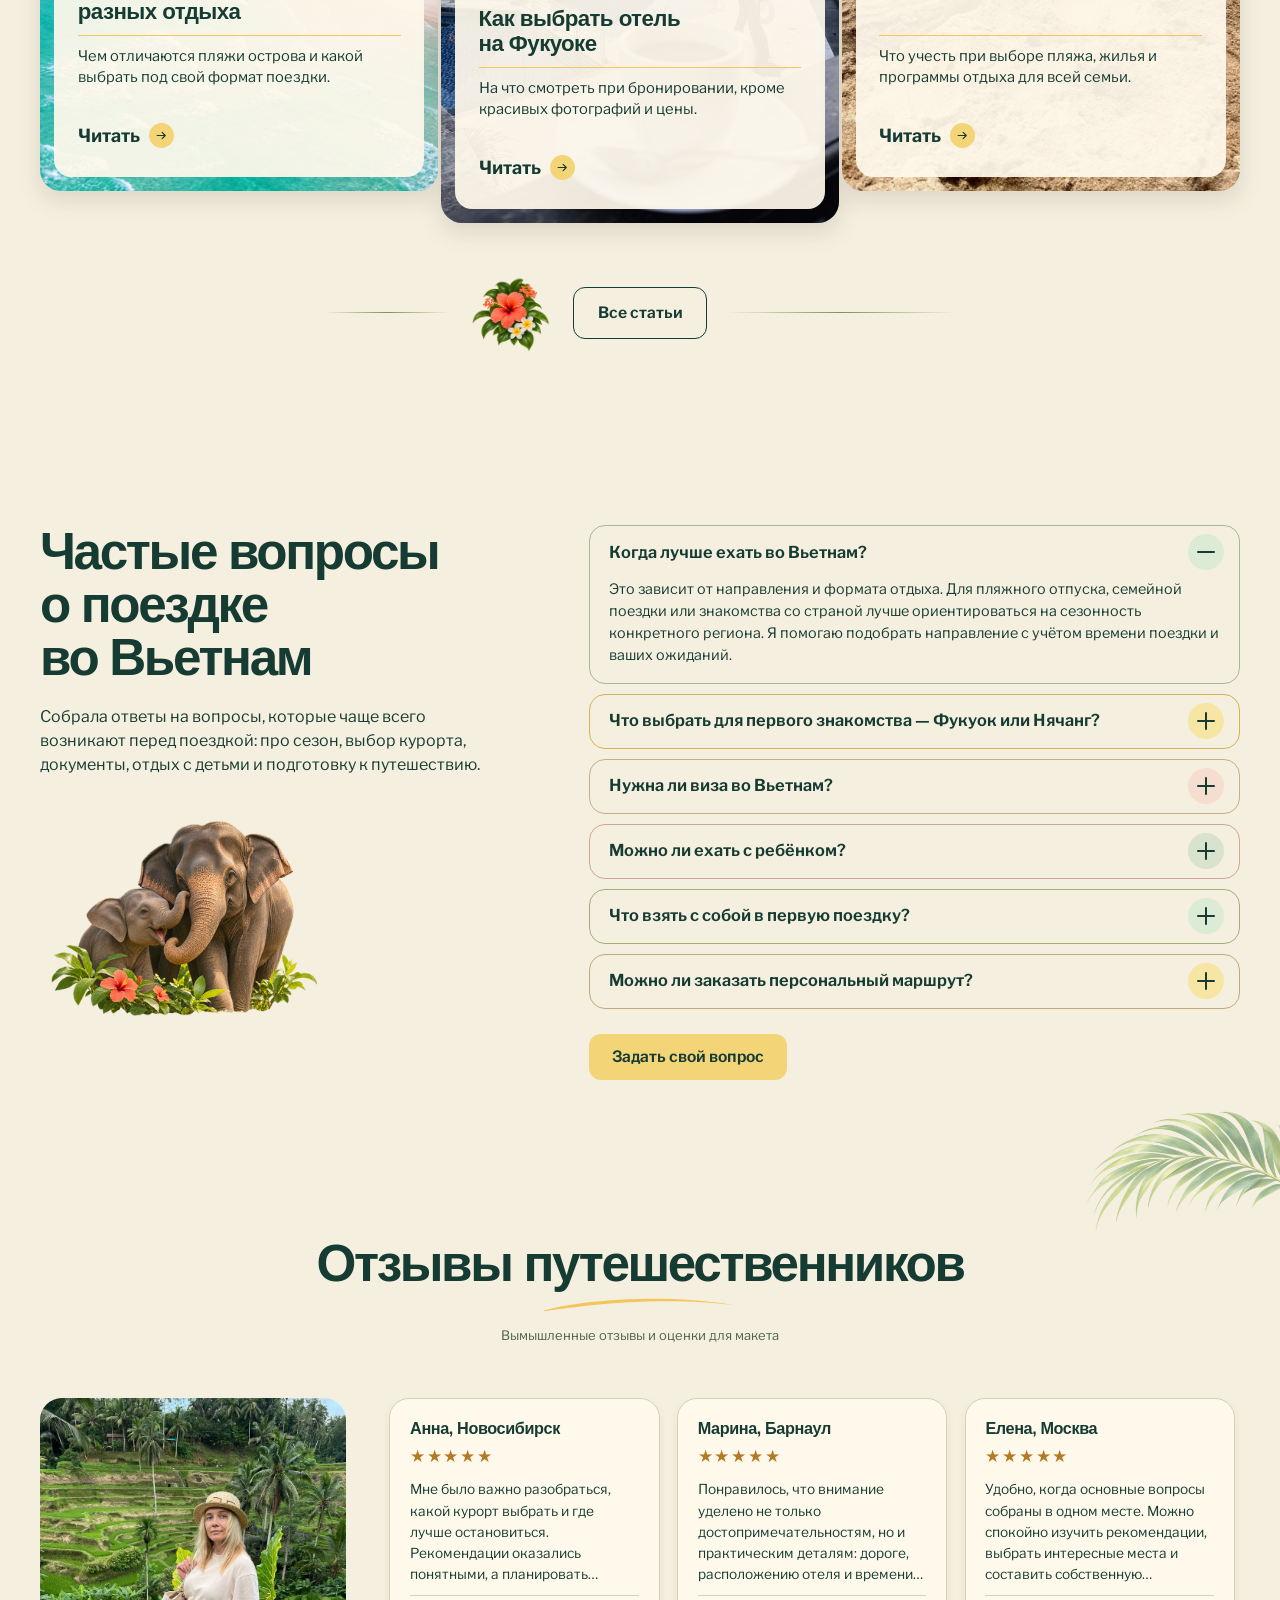
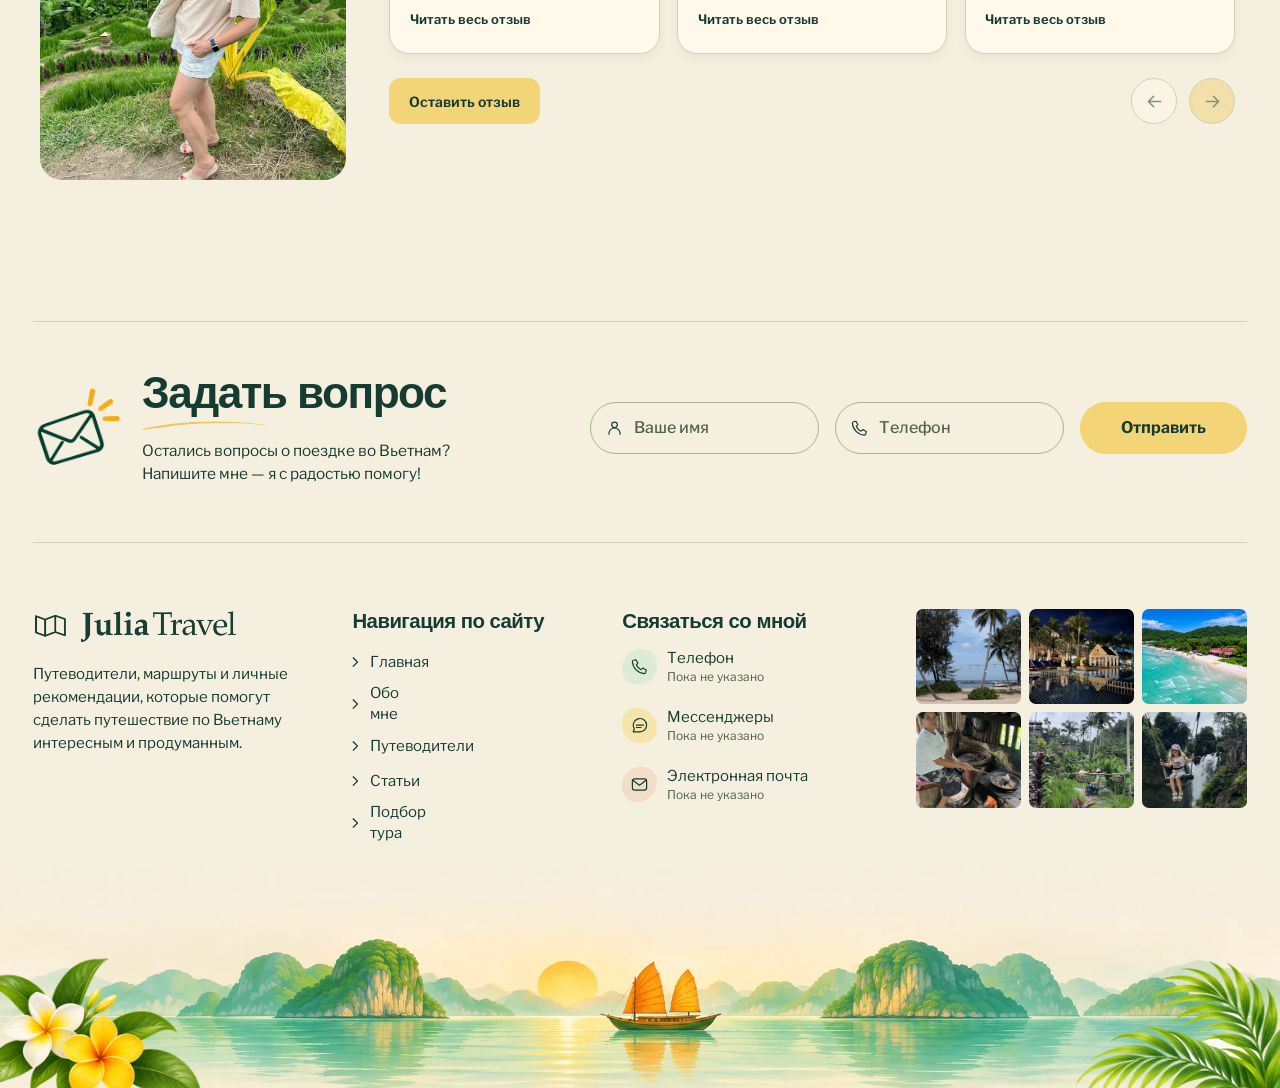
<file: emerald-lagoon/index.html>
<!doctype html>
<html lang="ru" id="top">
<head>
  <meta charset="utf-8">
  <meta name="viewport" content="width=device-width, initial-scale=1">
  <meta name="robots" content="noindex, nofollow">
  <title>Julia Travel — 04. Изумрудная лагуна</title>
  <meta name="description" content="Направления, полезные материалы и путеводители для путешествия во Вьетнам.">
<link rel="stylesheet" href="../assets/fonts/fonts.css">
<link rel="stylesheet" href="../assets/css/common.css">
<link rel="stylesheet" href="../assets/css/emerald-lagoon.css">
<script src="../assets/js/concept-names.js" defer></script>
<script src="../assets/js/concepts.js" defer></script>
</head>
<body class="concept-lagoon">
<a class="skip-link" href="#main">Перейти к содержимому</a>



<main id="main">
<div class="lagoon-stage">
<video class="hero__video" autoplay muted loop playsinline preload="metadata" poster="../assets/images/img-1920x1080-q85.webp" aria-hidden="true"><source data-src="https://www.dropbox.com/scl/fi/ghgn0lcwpjb3nn3eptv3x/plyagh.mp4?rlkey=f90kkj7xe7v4wa0hpgbo7ccpf&amp;raw=1" type="video/mp4"></video>
<script>
  (() => {
    const video = document.querySelector('.hero__video');
    const source = video.querySelector('source');
    const reducedMotion = matchMedia('(prefers-reduced-motion: reduce)');
    const updateMotion = () => {
      if (reducedMotion.matches) {
        video.pause(); video.classList.remove('is-playing'); source.removeAttribute('src'); video.load();
      } else {
        source.src = source.dataset.src; video.load();
        video.play().catch(() => video.classList.remove('is-playing'));
      }
    };
    video.addEventListener('playing', () => video.classList.add('is-playing'));
    video.addEventListener('error', () => video.classList.remove('is-playing'), true);
    video.addEventListener('pause', () => video.classList.remove('is-playing'));
    reducedMotion.addEventListener('change', updateMotion);
    updateMotion();
  })();
</script>
<header class="site-header">
  <div class="container header-inner">
    <a class="brand" href="#top" aria-label="Julia Travel — наверх"><img class="lagoon-logo" src="../assets/images/logo.png" width="1529" height="263" alt=""></a>
    <nav class="site-nav" aria-label="Основная навигация">
      <a href="#destinations" aria-current="location">Направления</a>
      <button type="button" aria-disabled="true" title="Раздел готовится">Путеводители</button>
      <button type="button" aria-disabled="true" title="Раздел готовится">Обо мне</button>
    </nav>
    <button class="lagoon-contact" type="button" aria-disabled="true" title="Контакт пока не указан">Связаться</button>
  </div>
</header>
  <section class="hero container" aria-labelledby="hero-title">
    <div class="hero-copy">
      <p class="lagoon-eyebrow" data-reveal="title">Путешествия по Вьетнаму</p>
      <h1 id="hero-title" data-reveal="title">Путешествия <span>с Юлией Горбачевой</span></h1>
      <p class="lagoon-description" data-reveal="description">Помогу выбрать курорт и продумать детали поездки</p>
      <div class="lagoon-actions" data-reveal="actions">
        <button class="lagoon-primary" type="button" aria-disabled="true" title="Раздел готовится">Подобрать тур</button>
        <button class="lagoon-secondary" type="button" aria-disabled="true" title="Раздел готовится">Смотреть путеводители</button>
      </div>
    </div>
    <img class="lagoon-portrait" src="../assets/images/img-800x1067-q85.webp" width="800" height="1067" alt="Юлия в соломенной шляпе" fetchpriority="high" data-reveal="portrait">
  </section>
</div>
  <section class="lagoon-destinations" id="destinations" aria-labelledby="lagoon-destinations-title">
    <div class="container lagoon-destinations-grid">
      <header class="lagoon-destinations-intro">
        <h2 id="lagoon-destinations-title" data-reveal="title">Два настроения Вьетнама</h2>
        <p data-reveal="description">Фукуок — для тех, кто мечтает о тропических пляжах и неспешном отдыхе. Нячанг — для тех, кто любит море, прогулки и яркую жизнь курортного города. Выберите направление по душе.</p>
      </header>
      <article class="lagoon-destination lagoon-destination--island" data-reveal="card">
        <div class="lagoon-destination-photo">
          <img src="../assets/images/phu-quoc-bai-sao.webp" alt="Пляж Бай-Сао на Фукуоке" loading="lazy">
        </div>
        <div class="lagoon-destination-copy">
          <h3>Фукуок</h3>
          <p>Тропический остров, белый песок и море, о которых мечтают все!</p>
          <button class="lagoon-destination-more" type="button" aria-disabled="true" aria-label="Подробнее о Фукуоке" title="Страница направления готовится">Подробнее</button>
        </div>
        <img class="lagoon-destination-figure" src="../assets/images/generated-drafts/img-400x600 (1).png" width="400" height="600" alt="" loading="lazy">
      </article>
      <article class="lagoon-destination lagoon-destination--city" data-reveal="card">
        <div class="lagoon-destination-photo">
          <img src="../assets/images/nha-trang-coast.webp" alt="Пляж и городская застройка Нячанга" loading="lazy">
        </div>
        <div class="lagoon-destination-copy">
          <h3>Нячанг</h3>
          <p>Широкие пляжи, морские прогулки и город, где каждый день можно открыть что-то новое.</p>
          <button class="lagoon-destination-more" type="button" aria-disabled="true" aria-label="Подробнее о Нячанге" title="Страница направления готовится">Подробнее</button>
        </div>
        <img class="lagoon-destination-figure" src="../assets/images/generated-drafts/img-640x256.png" width="640" height="256" alt="" loading="lazy">
      </article>
      <p class="lagoon-destination-credits">
        Фото: <a href="https://commons.wikimedia.org/wiki/File:B%C3%A3i_Sao_Beach.jpg">Prince Roy</a>,
        <a href="https://commons.wikimedia.org/wiki/File:Nha_Trang_skyline.jpg">Ken Marshall</a> · <a href="https://creativecommons.org/licenses/by/2.0/">CC BY 2.0</a> · кадрированы
      </p>
    </div>
  </section>
  <section class="lagoon-questions" id="travel-questions" aria-label="Вопросы перед первой поездкой">
    <div class="lagoon-question-row" data-row="1" data-reveal="row">
      <div class="lagoon-question-track">
        <ul class="lagoon-question-list" role="list">
          <li>Когда лучше ехать во Вьетнам?</li>
          <li>Как выбрать курорт, если я еду впервые?</li>
          <li class="lagoon-question-photo" aria-hidden="true"><img src="../assets/images/phu-quoc-bai-sao.webp" alt="" style="object-position: 66% 59%"></li>
          <li>Что взять с собой в поездку?</li>
          <li>Нужна ли виза?</li>
          <li>Какой курорт спокойнее?</li>
          <li>Где лучше отдыхать с ребёнком?</li>
          <li class="lagoon-question-photo" aria-hidden="true"><img src="../assets/images/img-1024x1820-q85 (28).webp" alt="" style="object-position: 50% 67%"></li>
          <li>Подойдёт ли Вьетнам для первого путешествия?</li>
          <li>Как не растеряться перед поездкой?</li>
        </ul>
      </div>
    </div>
    <div class="lagoon-question-row" data-row="2" data-reveal="row">
      <div class="lagoon-question-track">
        <ul class="lagoon-question-list" role="list">
          <li>Какой пляж выбрать?</li>
          <li class="lagoon-question-photo" aria-hidden="true"><img src="../assets/images/nha-trang-coast.webp" alt="" style="object-position: 78% 58%"></li>
          <li>Сколько денег брать с собой?</li>
          <li>Что делать, если я не знаю языка?</li>
          <li>Как подготовиться к перелёту?</li>
          <li>Где лучше жить — в центре или у моря?</li>
          <li>Безопасно ли ехать одной?</li>
          <li class="lagoon-question-photo" aria-hidden="true"><img src="../assets/images/img-1024x1820-q85 (26).webp" alt="" style="object-position: 50% 72%"></li>
          <li>Что важно знать перед вылетом?</li>
          <li>Куда поехать, если хочется и море, и прогулки?</li>
        </ul>
      </div>
    </div>
    <div class="lagoon-question-row" data-row="3" data-reveal="row">
      <div class="lagoon-question-track">
        <ul class="lagoon-question-list" role="list">
          <li>Как понять, какой тур мне подходит?</li>
          <li>Что выбрать — Фукуок или Нячанг?</li>
          <li>Когда сезон, а когда лучше не ехать?</li>
          <li class="lagoon-question-photo" aria-hidden="true"><img src="../assets/images/img-1024x1820-q85 (33).webp" alt=""></li>
          <li>Как собрать документы без стресса?</li>
          <li>Как не переплатить?</li>
          <li>Что посмотреть кроме пляжа?</li>
          <li class="lagoon-question-photo" aria-hidden="true"><img src="../assets/images/img-1024x1820-q85 (22).webp" alt="" style="object-position: 50% 67%"></li>
          <li>Как спланировать отдых, если страшно ошибиться?</li>
          <li>С чего вообще начать подготовку?</li>
        </ul>
      </div>
    </div>
    <div class="container lagoon-questions-controls">
      <button class="lagoon-questions-toggle" type="button" hidden>Приостановить ленты</button>
    </div>
  </section>
  <script>
    (() => {
      const section = document.getElementById('travel-questions');
      const toggle = section.querySelector('.lagoon-questions-toggle');
      for (const list of section.querySelectorAll('.lagoon-question-list')) {
        const duplicate = list.cloneNode(true);
        duplicate.setAttribute('aria-hidden', 'true');
        list.after(duplicate);
      }
      toggle.addEventListener('click', () => {
        const paused = section.classList.toggle('is-paused');
        toggle.textContent = paused ? 'Возобновить ленты' : 'Приостановить ленты';
      });
      section.classList.add('is-animated');
      toggle.hidden = false;
    })();
  </script>
  <section class="lagoon-story" id="about-julia" aria-labelledby="lagoon-story-title">
    <div class="lagoon-story-corner-decor" aria-hidden="true">
      <img class="lagoon-story-decor lagoon-story-palm" src="../assets/images/generated-drafts/img-350x251.png" width="350" height="251" alt="" loading="lazy" data-reveal="decor">
      <img class="lagoon-story-decor lagoon-story-heading-shade" src="../assets/images/generated-drafts/img-480x401.png" width="480" height="401" alt="" loading="lazy" data-reveal="decor">
    </div>
    <div class="lagoon-story-flower" aria-hidden="true">
      <img class="lagoon-story-decor lagoon-story-hibiscus" src="../assets/images/generated-drafts/img-350x350.png" width="350" height="350" alt="" loading="lazy" data-reveal="decor">
    </div>
    <div class="container lagoon-story-content">
      <h2 class="lagoon-story-statement" id="lagoon-story-title" data-reveal="title">
        <span>Путешествие <picture>
          <source media="(prefers-reduced-motion: reduce)" srcset="assets/images/phu-quoc-bai-sao.webp">
          <img src="../assets/images/generated-drafts/julia-travel-ocean-boat-stable.gif" width="358" height="154" alt="" loading="lazy">
        </picture> становится понятнее,</span>
        <span>когда рядом есть человек, <picture>
          <source media="(prefers-reduced-motion: reduce)" srcset="assets/images/nha-trang-coast.webp">
          <img src="../assets/images/generated-drafts/julia-travel-palm-beach-stable.gif" width="358" height="154" alt="" loading="lazy">
        </picture></span>
        <span>который уже видел всё это своими глазами</span>
      </h2>
      <svg class="lagoon-story-stroke" viewBox="0 0 380 27" aria-hidden="true" focusable="false" data-reveal="stroke">
        <path d="M1 24C89 1 250-8 376 14c-89-12-205-9-296 2C46 20 24 23 1 26c-1 0-1-1 0-2Z" fill="currentColor"/>
      </svg>

      <div class="lagoon-story-fan-stage">
        <div class="lagoon-story-fan">
          <img src="../assets/images/img-1000x1333-q85 (1).webp" width="1000" height="1333" alt="Юлия и ребёнок в плетёной арке" loading="lazy">
          <img src="../assets/images/img-1000x1778-q85 (2).webp" width="1000" height="1778" alt="Юлия и ребёнок рядом с двумя слонами" loading="lazy">
          <img src="../assets/images/img-1024x1820-q85 (1).webp" width="1024" height="1820" alt="Слон в воде" loading="lazy">
          <img src="../assets/images/img-1024x1820-q85 (12).webp" width="1024" height="1820" alt="Ребёнок на качелях у водопада" loading="lazy">
        </div>
        <img class="lagoon-story-decor lagoon-story-lotus" src="../assets/images/generated-drafts/img-200x118 (1).png" width="200" height="118" alt="" loading="lazy" data-reveal="decor">
      </div>

      <div class="lagoon-story-bio">
        <div class="lagoon-story-bio-item" data-reveal="bio-start">
          <img src="../assets/images/generated-drafts/img-200x200.png" width="200" height="200" alt="" loading="lazy">
          <div>
            <h3>Меня зовут Юлия Горбачёва.</h3>
            <p>Я работаю в туризме с 2008 года и хорошо понимаю, сколько вопросов возникает перед путешествием, особенно если отправляешься за границу впервые.</p>
            <p>Сама я впервые увидела море в 35 лет, поэтому знаю, как важно чувствовать себя уверенно в незнакомой стране. В своих путеводителях собираю понятные маршруты, проверенные рекомендации и полезные детали, которые помогут подготовиться к поездке без лишних переживаний.</p>
          </div>
        </div>
        <div class="lagoon-story-bio-item" data-reveal="bio-end">
          <span class="lagoon-story-bio-divider" aria-hidden="true"></span>
          <img src="../assets/images/generated-drafts/img-200x200 (1).png" width="200" height="200" alt="" loading="lazy">
          <div>
            <h3>Для меня Вьетнам —</h3>
            <p>Это не только красивые пляжи и популярные курорты. Это шумные улицы, колоритные рынки, маленькие кафе, лодки, невероятная природа и повседневная жизнь местных жителей.</p>
            <p>Мне нравится открывать места, которые редко встречаются в стандартных туристических подборках. Я делюсь личными впечатлениями и находками, чтобы вы могли увидеть Вьетнам с разных сторон и выбрать путешествие по душе.</p>
          </div>
        </div>
      </div>
    </div>
  </section>
  <section class="lagoon-offers" id="offers" aria-labelledby="lagoon-offers-title">
    <div class="container lagoon-offers-grid" data-reveal-group>
      <div class="lagoon-offers-copy">
        <h2 id="lagoon-offers-title" data-reveal="title">Что я предлагаю</h2>
        <ol class="lagoon-offers-list" role="list">
          <li data-reveal="service">
            <span class="lagoon-offers-number" aria-hidden="true">01</span>
            <div>
              <h3>Путеводители</h3>
              <p>Готовые PDF-гиды с рекомендациями, маршрутами и полезными деталями для самостоятельной подготовки к поездке.</p>
            </div>
          </li>
          <li data-reveal="service">
            <span class="lagoon-offers-number" aria-hidden="true">02</span>
            <div>
              <h3>Консультация и подбор тура</h3>
              <p>Помогу выбрать направление, курорт и отель с учётом ваших пожеланий и формата отдыха.</p>
            </div>
          </li>
          <li data-reveal="service">
            <span class="lagoon-offers-number" aria-hidden="true">03</span>
            <div>
              <h3>Бесплатные маршруты</h3>
              <p>Готовые идеи прогулок и поездок, которые помогут познакомиться с интересными местами Вьетнама.</p>
            </div>
          </li>
          <li data-reveal="service">
            <span class="lagoon-offers-number" aria-hidden="true">04</span>
            <div>
              <h3>Персональный маршрут</h3>
              <p>Составлю индивидуальный маршрут по Вьетнаму с учётом ваших дат, интересов, бюджета и состава путешественников. Помогу продумать последовательность поездок, интересные места и время на отдых.</p>
            </div>
          </li>
        </ol>
      </div>
      <div class="lagoon-offers-photos" data-reveal-group="narrow">
        <img class="lagoon-offers-photo lagoon-offers-photo--flowers" src="../assets/images/img-1024x1820-q85 (28).webp" width="1024" height="1820" alt="Розовые цветы у воды" loading="lazy" data-reveal="decor">
        <img class="lagoon-offers-photo lagoon-offers-photo--beach" src="../assets/images/img-1920x1080-q85.webp" width="1920" height="1080" alt="Тропический пляж с бирюзовой водой" loading="lazy" data-reveal="decor">
        <img class="lagoon-offers-photo lagoon-offers-photo--nature" src="../assets/images/img-1024x1820-q85 (22).webp" width="1024" height="1820" alt="Зелёный тропический сад" loading="lazy" data-reveal="decor">
        <img class="lagoon-offers-map" src="../assets/images/generated-drafts/img-300x300.png" width="300" height="300" alt="" loading="lazy" data-reveal="decor">
        <img class="lagoon-offers-flight" src="../assets/images/generated-drafts/img-250x188.png" width="250" height="188" alt="" data-reveal="decor">
      </div>
    </div>
  </section>
  <section class="lagoon-guide" id="phu-quoc-guide" aria-labelledby="phu-quoc-guide-title">
    <div class="lagoon-guide-palm-layer" aria-hidden="true">
      <img class="lagoon-guide-palm" src="../assets/images/generated-drafts/img-480x240.png" width="480" height="240" alt="" loading="lazy">
    </div>
    <div class="container lagoon-guide-inner" data-reveal-group>
      <div class="lagoon-guide-art" data-reveal="guide-art">
        <img class="lagoon-guide-flowers lagoon-guide-flowers--left" src="../assets/images/generated-drafts/img-480x720 (1).png" width="480" height="720" alt="" loading="lazy">
        <img class="lagoon-guide-flowers lagoon-guide-flowers--right" src="../assets/images/generated-drafts/img-480x720 (2).png" width="480" height="720" alt="" loading="lazy">
        <img class="lagoon-guide-phone" src="../assets/images/generated-drafts/img-640x800.png" width="640" height="800" alt="Обложка путеводителя по Фукуоку на экране смартфона" loading="lazy">
      </div>
      <div class="lagoon-guide-copy">
        <h2 id="phu-quoc-guide-title" data-reveal="title">Начните с пляжей курорта Фукуока</h2>
        <p data-reveal="description">Фукуок — тропический остров на юго-западе Вьетнама, в Сиамском заливе. Здесь пляжи с мягким песком, тёплое море и живописная природа. В путеводителе собраны рекомендации, маршруты и полезные детали, которые помогут спланировать отдых.</p>
        <div class="lagoon-guide-actions">
          <button class="lagoon-guide-cta lagoon-guide-cta--more" type="button" aria-disabled="true" title="Страница путеводителя готовится" data-reveal="guide-action">Узнать подробнее</button>
          <button class="lagoon-guide-cta lagoon-guide-cta--buy" type="button" aria-disabled="true" title="Покупка пока недоступна" data-reveal="guide-action">Купить — 999 ₽</button>
        </div>
        <div class="lagoon-guide-divider" aria-hidden="true" data-reveal="decor">
          <img src="../assets/images/generated-drafts/img-128x85.png" width="128" height="85" alt="" loading="lazy">
        </div>
      </div>
    </div>
    <div class="container lagoon-mini-guides" role="group" aria-label="Мини-гиды по Фукуоку" data-reveal-group>
      <article class="lagoon-mini-guide">
        <div class="lagoon-mini-guide-photo" data-reveal="mini-guide-photo">
          <img src="../assets/images/img-640x640-q85 (21).webp" width="640" height="640" alt="Жирафы в сафари-парке Фукуока" loading="lazy">
        </div>
        <div class="lagoon-mini-guide-copy" data-reveal="mini-guide-copy">
          <h3>Safari — маршрут к жирафам</h3>
          <p>Как спланировать поездку в сафари-парк Фукуока: дорога, особенности посещения и полезные советы, которые помогут организовать день без лишней спешки.</p>
          <div class="lagoon-mini-guide-actions">
            <button class="lagoon-guide-cta lagoon-guide-cta--more" type="button" aria-disabled="true" title="Страница мини-гида готовится">Подробнее</button>
            <button class="lagoon-guide-cta lagoon-guide-cta--buy" type="button" aria-disabled="true" title="Покупка пока недоступна">Купить — 599 ₽</button>
          </div>
        </div>
      </article>
      <article class="lagoon-mini-guide">
        <div class="lagoon-mini-guide-photo" data-reveal="mini-guide-photo">
          <img src="../assets/images/img-1920x1080-q85.webp" width="1920" height="1080" alt="Тропическая бухта с песчаным пляжем" loading="lazy">
        </div>
        <div class="lagoon-mini-guide-copy" data-reveal="mini-guide-copy">
          <h3>Остров Хон Том — план дня</h3>
          <p>Канатная дорога над морем, пляжи и развлечения острова. Подскажу, как добраться и распределить время, чтобы успеть самое интересное.</p>
          <div class="lagoon-mini-guide-actions">
            <button class="lagoon-guide-cta lagoon-guide-cta--more" type="button" aria-disabled="true" title="Страница мини-гида готовится">Подробнее</button>
            <button class="lagoon-guide-cta lagoon-guide-cta--buy" type="button" aria-disabled="true" title="Покупка пока недоступна">Купить — 599 ₽</button>
          </div>
        </div>
      </article>
      <p class="lagoon-mini-guides-note">Иллюстративные фотографии</p>
    </div>
    <div class="container lagoon-mini-guides-divider" aria-hidden="true" data-reveal="decor"></div>
  </section>
  <section class="lagoon-guide lagoon-guide--nha-trang" id="nha-trang-guide" aria-labelledby="nha-trang-guide-title">
    <div class="container lagoon-guide-inner" data-reveal-group>
      <div class="lagoon-guide-art" data-reveal="guide-art">
        <img class="lagoon-guide-flowers lagoon-guide-flowers--left" src="../assets/images/generated-drafts/img-480x720 (3).png" width="480" height="720" alt="" loading="lazy">
        <img class="lagoon-guide-flowers lagoon-guide-flowers--right" src="../assets/images/generated-drafts/img-480x720 (10).png" width="480" height="720" alt="" loading="lazy">
        <img class="lagoon-guide-phone" src="../assets/images/generated-drafts/img-480x600.png" width="480" height="600" alt="Обложка путеводителя по Нячангу на экране смартфона" loading="lazy">
      </div>
      <div class="lagoon-guide-copy">
        <h2 id="nha-trang-guide-title" data-reveal="title">Почувствуйте ритм курортного Нячанга</h2>
        <p data-reveal="description">Нячанг — курортный город на юге центрального Вьетнама, на берегу Южно-Китайского моря. Здесь длинные пляжи соседствуют с оживлёнными улицами, кафе, рынками и интересными местами для поездок. В путеводителе собраны маршруты и полезные рекомендации, которые помогут выбрать район для отдыха и спланировать каждый день.</p>
        <div class="lagoon-guide-actions">
          <button class="lagoon-guide-cta lagoon-guide-cta--more" type="button" aria-disabled="true" title="Страница путеводителя готовится" data-reveal="guide-action">Узнать подробнее</button>
          <button class="lagoon-guide-cta lagoon-guide-cta--buy" type="button" aria-disabled="true" title="Покупка пока недоступна" data-reveal="guide-action">Купить — 999 ₽</button>
        </div>
        <div class="lagoon-guide-divider" aria-hidden="true" data-reveal="decor">
          <img src="../assets/images/generated-drafts/img-128x85.png" width="128" height="85" alt="" loading="lazy">
        </div>
      </div>
    </div>
    <div class="container lagoon-mini-guides" role="group" aria-label="Мини-гиды по Нячангу" data-reveal-group>
      <article class="lagoon-mini-guide">
        <div class="lagoon-mini-guide-photo" data-reveal="mini-guide-photo">
          <img src="../assets/images/img-1024x1820-q85 (7).webp" width="1024" height="1820" alt="Бассейн среди пальм" loading="lazy">
        </div>
        <div class="lagoon-mini-guide-copy" data-reveal="mini-guide-copy">
          <h3>100 Egg — план посещения</h3>
          <p>Горячие источники, грязевые ванны и отдых в комплексе 100 Egg. Помогу разобраться, как добраться, что предусмотреть и сколько времени выделить на посещение.</p>
          <div class="lagoon-mini-guide-actions">
            <button class="lagoon-guide-cta lagoon-guide-cta--more" type="button" aria-disabled="true" title="Страница мини-гида готовится">Подробнее</button>
            <button class="lagoon-guide-cta lagoon-guide-cta--buy" type="button" aria-disabled="true" title="Покупка пока недоступна">Купить — 599 ₽</button>
          </div>
        </div>
      </article>
      <article class="lagoon-mini-guide">
        <div class="lagoon-mini-guide-photo" data-reveal="mini-guide-photo">
          <img src="../assets/images/img-1024x1365-q85.webp" width="1024" height="1365" alt="Набережная в вечерних огнях" loading="lazy">
        </div>
        <div class="lagoon-mini-guide-copy" data-reveal="mini-guide-copy">
          <h3>VinWonders — день в парке</h3>
          <p>Аттракционы, развлечения и множество интересных мест. Мини-гид поможет заранее выбрать главное и спланировать день в VinWonders.</p>
          <div class="lagoon-mini-guide-actions">
            <button class="lagoon-guide-cta lagoon-guide-cta--more" type="button" aria-disabled="true" title="Страница мини-гида готовится">Подробнее</button>
            <button class="lagoon-guide-cta lagoon-guide-cta--buy" type="button" aria-disabled="true" title="Покупка пока недоступна">Купить — 599 ₽</button>
          </div>
        </div>
      </article>
      <p class="lagoon-mini-guides-note">Иллюстративные фотографии</p>
    </div>
  </section>
  <section class="lagoon-facets" id="vietnam-facets" aria-labelledby="lagoon-facets-title">
    <div class="container">
      <div class="lagoon-facets-intro" data-reveal-group>
        <h2 id="lagoon-facets-title" data-reveal="title">Откройте разные грани <span>Вьетнама<svg class="lagoon-facets-stroke" viewBox="0 0 380 27" aria-hidden="true" focusable="false" data-reveal="stroke"><path d="M1 24C89 1 250-8 376 14c-89-12-205-9-296 2C46 20 24 23 1 26c-1 0-1-1 0-2Z" fill="currentColor"/></svg></span></h2>
        <p data-reveal="description">Яркая природа, колоритные города, тёплое море и необычные маршруты — у каждого свой Вьетнам. Если вы только собираетесь познакомиться со страной или уже бывали здесь и хотите открыть новые, пока неизвестные вам места, я помогу выбрать направление и формат путешествия.</p>
        <div class="lagoon-facets-actions" data-reveal="facets-cta">
          <button class="lagoon-guide-cta lagoon-guide-cta--buy" type="button" aria-disabled="true" title="Раздел готовится">Подобрать тур</button>
          <button class="lagoon-guide-cta lagoon-facets-route" type="button" aria-disabled="true" title="Анкета персонального маршрута готовится">Составить персональный маршрут</button>
        </div>
      </div>
      <ul class="lagoon-facets-gallery" role="list" data-reveal-group>
        <li class="lagoon-facets-item" data-reveal="facets-photo">
          <figure>
            <img src="../assets/images/img-1024x1820-q85 (12).webp" width="1024" height="1820" alt="Качели у водопада" loading="lazy">
            <figcaption>Природа и приключения</figcaption>
          </figure>
        </li>
        <li class="lagoon-facets-item" data-reveal="facets-photo">
          <figure>
            <img src="../assets/images/img-1024x1365-q85.webp" width="1024" height="1365" alt="Здание у воды в вечернем свете" loading="lazy">
            <figcaption>Города и культура</figcaption>
          </figure>
        </li>
        <li class="lagoon-facets-item" data-reveal="facets-photo">
          <figure>
            <img src="../assets/images/img-1920x1080-q85.webp" width="1920" height="1080" alt="Бирюзовая бухта и песчаный пляж с высоты" loading="lazy">
            <figcaption>Пляжный отдых</figcaption>
          </figure>
        </li>
        <li class="lagoon-facets-item" data-reveal="facets-photo">
          <figure>
            <img src="../assets/images/img-1024x1820-q85 (21).webp" width="1024" height="1820" alt="Приготовление еды во Вьетнаме" loading="lazy">
            <figcaption>Вкусы Вьетнама</figcaption>
          </figure>
        </li>
        <li class="lagoon-facets-item" data-reveal="facets-photo">
          <figure>
            <img src="../assets/images/img-1000x1778-q85 (2).webp" width="1000" height="1778" alt="Юлия с ребёнком рядом со слонами" loading="lazy">
            <figcaption>Отдых с семьёй</figcaption>
          </figure>
        </li>
        <li class="lagoon-facets-item" data-reveal="facets-photo">
          <figure>
            <img src="../assets/images/img-1024x1820-q85 (22).webp" width="1024" height="1820" alt="Тропический сад с пальмами" loading="lazy">
            <figcaption>Необычные маршруты</figcaption>
          </figure>
        </li>
      </ul>
    </div>
  </section>
  <section class="lagoon-materials" id="free-materials" aria-labelledby="lagoon-materials-title">
    <div class="container" data-reveal-group>
      <header class="lagoon-materials-intro">
        <img class="lagoon-materials-decor lagoon-materials-decor--camera" src="../assets/images/generated-drafts/img-200x200 (2).png" width="200" height="200" alt="" loading="lazy" data-reveal="decor">
        <img class="lagoon-materials-decor lagoon-materials-decor--ticket" src="../assets/images/generated-drafts/img-200x200 (10).png" width="200" height="200" alt="" loading="lazy" data-reveal="decor">
        <div data-reveal="title">
          <h2 id="lagoon-materials-title">Бесплатные путеводители <span>и полезные материалы</span></h2>
          <svg class="lagoon-materials-stroke" viewBox="0 0 380 27" aria-hidden="true" focusable="false"><path d="M1 24C89 1 250-8 376 14c-89-12-205-9-296 2C46 20 24 23 1 26c-1 0-1-1 0-2Z" fill="currentColor"/></svg>
        </div>
        <p data-reveal="description">Планируете первое путешествие или хотите узнать о Вьетнаме больше? Я подготовила полезные материалы, которые помогут разобраться в деталях, выбрать интересные места и увереннее планировать отдых.</p>
      </header>
      <div class="lagoon-materials-grid">
        <article class="lagoon-materials-item" data-reveal="material-card">
          <div class="lagoon-material-card">
            <div class="lagoon-material-photo">
              <img src="../assets/images/img-1024x1820-q85 (33).webp" width="1024" height="1820" alt="Песчаный пляж с пальмами и лодками во Вьетнаме" loading="lazy">
              <time class="lagoon-reading-time" datetime="PT4M"><svg viewBox="0 0 24 24" fill="none" stroke="currentColor" stroke-width="1.7" stroke-linecap="round" stroke-linejoin="round" aria-hidden="true"><circle cx="12" cy="12" r="9"/><path d="M12 7v5l3 2"/></svg>4 мин чтения</time>
            </div>
            <div class="lagoon-material-copy">
              <h3>Первый раз за границу</h3>
              <p>Понятный чек-лист для подготовки к первой поездке: документы, сборы, связь и важные мелочи, которые стоит предусмотреть заранее.</p>
              <div class="lagoon-material-footer">
                <p class="lagoon-material-type"><svg viewBox="0 0 24 24" fill="none" stroke="currentColor" stroke-width="1.5" stroke-linecap="round" stroke-linejoin="round" aria-hidden="true"><rect x="5" y="3" width="14" height="18" rx="2"/><path d="m8 9 1.5 1.5L12 8m-4 7 1.5 1.5L12 14m2-4h2m-2 6h2"/></svg>Бесплатно · Чек-лист</p>
                <button class="lagoon-guide-cta lagoon-guide-cta--buy" type="button" aria-disabled="true" title="Чек-лист готовится">Читать</button>
              </div>
            </div>
          </div>
        </article>
        <article class="lagoon-materials-item" data-reveal="material-card">
          <div class="lagoon-material-card">
            <div class="lagoon-material-photo">
              <img src="../assets/images/img-1920x1080-q85.webp" width="1920" height="1080" alt="Тропическая бухта с песчаным пляжем" loading="lazy">
              <time class="lagoon-reading-time" datetime="PT6M"><svg viewBox="0 0 24 24" fill="none" stroke="currentColor" stroke-width="1.7" stroke-linecap="round" stroke-linejoin="round" aria-hidden="true"><circle cx="12" cy="12" r="9"/><path d="M12 7v5l3 2"/></svg>6 мин чтения</time>
            </div>
            <div class="lagoon-material-copy">
              <h3>Фукуок: с чего начать планирование</h3>
              <p>Когда лучше ехать, какой район выбрать и на что обратить внимание перед бронированием. Первые шаги к путешествию на тропический остров.</p>
              <div class="lagoon-material-footer">
                <p class="lagoon-material-type"><svg viewBox="0 0 24 24" fill="none" stroke="currentColor" stroke-width="1.5" stroke-linecap="round" stroke-linejoin="round" aria-hidden="true"><path d="M12 6c-3-2-6-2-9-1v14c3-1 6-1 9 1 3-2 6-2 9-1V5c-3-1-6-1-9 1Zm0 0v14"/></svg>Бесплатно · Мини-гид</p>
                <button class="lagoon-guide-cta lagoon-guide-cta--buy" type="button" aria-disabled="true" title="Мини-гид готовится">Читать</button>
              </div>
            </div>
          </div>
        </article>
        <article class="lagoon-materials-item" data-reveal="material-card">
          <div class="lagoon-material-card">
            <div class="lagoon-material-photo">
              <img src="../assets/images/phu-quoc-bai-sao.webp" width="960" height="720" alt="Пляж Бай-Сао на Фукуоке" loading="lazy">
              <time class="lagoon-reading-time" datetime="PT5M"><svg viewBox="0 0 24 24" fill="none" stroke="currentColor" stroke-width="1.7" stroke-linecap="round" stroke-linejoin="round" aria-hidden="true"><circle cx="12" cy="12" r="9"/><path d="M12 7v5l3 2"/></svg>5 мин чтения</time>
            </div>
            <div class="lagoon-material-copy">
              <h3>Два пляжа Фукуока — два разных отдыха</h3>
              <p>Чем отличаются пляжи острова, как выбор расположения влияет на впечатления и что важно проверить перед поездкой.</p>
              <div class="lagoon-material-footer">
                <p class="lagoon-material-type"><svg viewBox="0 0 24 24" fill="none" stroke="currentColor" stroke-width="1.5" stroke-linecap="round" stroke-linejoin="round" aria-hidden="true"><rect x="5" y="3" width="14" height="18" rx="2"/><path d="M8 8h8m-8 4h8m-8 4h5"/></svg>Бесплатно · Статья</p>
                <button class="lagoon-guide-cta lagoon-guide-cta--buy" type="button" aria-disabled="true" title="Статья готовится" data-article="phu-quoc-beaches">Читать</button>
              </div>
            </div>
          </div>
        </article>
      </div>
      <div class="lagoon-materials-actions" data-reveal="material-actions">
        <div>
          <img src="../assets/images/generated-drafts/img-250x203.png" width="250" height="203" alt="" loading="lazy">
          <button class="lagoon-guide-cta lagoon-guide-cta--more" type="button" aria-disabled="true" title="Раздел путеводителей готовится">Все путеводители</button>
        </div>
      </div>
    </div>
  </section>
  <section class="lagoon-blog" id="useful-articles" aria-labelledby="lagoon-blog-title">
    <div class="container" data-reveal-group>
      <div class="lagoon-blog-decor" aria-hidden="true">
        <img class="lagoon-blog-flowers" src="../assets/images/generated-drafts/img-350x272.png" width="350" height="272" alt="" loading="lazy" data-reveal="decor">
        <img class="lagoon-blog-shade" src="../assets/images/generated-drafts/img-480x401.png" width="480" height="401" alt="" loading="lazy" data-reveal="decor">
      </div>
      <header class="lagoon-blog-intro">
        <div data-reveal="title">
          <h2 id="lagoon-blog-title">Читайте мой блог</h2>
          <svg class="lagoon-materials-stroke" viewBox="0 0 380 27" aria-hidden="true" focusable="false"><path d="M1 24C89 1 250-8 376 14c-89-12-205-9-296 2C46 20 24 23 1 26c-1 0-1-1 0-2Z" fill="currentColor"/></svg>
        </div>
        <p data-reveal="description">Практичные советы и личный опыт, которые помогут подготовиться к путешествию, выбрать подходящий отдых и лучше узнать Вьетнам.</p>
      </header>
      <div class="lagoon-blog-grid">
        <article class="lagoon-article" data-reveal="blog-card">
          <img src="../assets/images/img-1920x1080-q85.webp" width="1920" height="1080" alt="Тропическая бухта с песчаным пляжем" loading="lazy">
          <div class="lagoon-article-panel">
            <time class="lagoon-reading-time" datetime="PT5M"><svg viewBox="0 0 24 24" fill="none" stroke="currentColor" stroke-width="1.5" stroke-linecap="round" stroke-linejoin="round" aria-hidden="true"><path d="M12 6c-3-2-6-2-9-1v14c3-1 6-1 9 1 3-2 6-2 9-1V5c-3-1-6-1-9 1Zm0 0v14"/></svg>5 мин чтения</time>
            <h3>Два пляжа Фукуока — два разных отдыха</h3>
            <p>Чем отличаются пляжи острова и какой выбрать под свой формат поездки.</p>
            <button class="lagoon-article-read" type="button" aria-disabled="true" title="Статья готовится" data-article="phu-quoc-beaches">Читать <span class="lagoon-article-arrow"><svg viewBox="0 0 24 24" fill="none" stroke="currentColor" stroke-width="1.8" stroke-linecap="round" stroke-linejoin="round" aria-hidden="true"><path d="M5 12h13m-5-5 5 5-5 5"/></svg></span></button>
          </div>
        </article>
        <article class="lagoon-article" data-reveal="blog-card">
          <img src="../assets/images/img-1024x1820-q85 (7).webp" width="1024" height="1820" alt="Бассейн и пальмы на территории курорта" loading="lazy">
          <div class="lagoon-article-panel">
            <time class="lagoon-reading-time" datetime="PT6M"><svg viewBox="0 0 24 24" fill="none" stroke="currentColor" stroke-width="1.5" stroke-linecap="round" stroke-linejoin="round" aria-hidden="true"><path d="M12 6c-3-2-6-2-9-1v14c3-1 6-1 9 1 3-2 6-2 9-1V5c-3-1-6-1-9 1Zm0 0v14"/></svg>6 мин чтения</time>
            <h3>Как выбрать отель на Фукуоке</h3>
            <p>На что смотреть при бронировании, кроме красивых фотографий и цены.</p>
            <button class="lagoon-article-read" type="button" aria-disabled="true" title="Статья готовится" data-article="phu-quoc-hotels">Читать <span class="lagoon-article-arrow"><svg viewBox="0 0 24 24" fill="none" stroke="currentColor" stroke-width="1.8" stroke-linecap="round" stroke-linejoin="round" aria-hidden="true"><path d="M5 12h13m-5-5 5 5-5 5"/></svg></span></button>
          </div>
        </article>
        <article class="lagoon-article" data-reveal="blog-card">
          <img src="../assets/images/img-1024x1820-q85 (2).webp" width="1024" height="1820" alt="Ребёнок на песчаном пляже у моря" loading="lazy">
          <div class="lagoon-article-panel">
            <time class="lagoon-reading-time" datetime="PT4M"><svg viewBox="0 0 24 24" fill="none" stroke="currentColor" stroke-width="1.5" stroke-linecap="round" stroke-linejoin="round" aria-hidden="true"><path d="M12 6c-3-2-6-2-9-1v14c3-1 6-1 9 1 3-2 6-2 9-1V5c-3-1-6-1-9 1Zm0 0v14"/></svg>4 мин чтения</time>
            <h3>Фукуок с ребёнком</h3>
            <p>Что учесть при выборе пляжа, жилья и программы отдыха для всей семьи.</p>
            <button class="lagoon-article-read" type="button" aria-disabled="true" title="Статья готовится" data-article="phu-quoc-with-kids">Читать <span class="lagoon-article-arrow"><svg viewBox="0 0 24 24" fill="none" stroke="currentColor" stroke-width="1.8" stroke-linecap="round" stroke-linejoin="round" aria-hidden="true"><path d="M5 12h13m-5-5 5 5-5 5"/></svg></span></button>
          </div>
        </article>
      </div>
      <div class="lagoon-materials-actions lagoon-blog-actions" data-reveal="material-actions">
        <div>
          <img src="../assets/images/generated-drafts/img-350x350.png" width="350" height="350" alt="" loading="lazy">
          <button class="lagoon-guide-cta lagoon-guide-cta--more" type="button" aria-disabled="true" title="Раздел статей готовится">Все статьи</button>
        </div>
      </div>
    </div>
  </section>
  <section class="lagoon-faq" id="travel-faq" aria-labelledby="lagoon-faq-title">
    <div class="container lagoon-faq-layout" data-reveal-group>
      <div class="lagoon-faq-intro">
        <h2 id="lagoon-faq-title" data-reveal="title">Частые вопросы о поездке во Вьетнам</h2>
        <p data-reveal="description">Собрала ответы на вопросы, которые чаще всего возникают перед поездкой: про сезон, выбор курорта, документы, отдых с детьми и подготовку к путешествию.</p>
        <img class="lagoon-faq-elephant" src="../assets/images/generated-drafts/img-400x267.png" width="400" height="267" alt="" loading="lazy" data-reveal="faq-photo">
      </div>
      <div class="lagoon-faq-content">
        <div class="lagoon-faq-questions">
          <details name="travel-faq" open data-reveal="faq-item">
            <summary>Когда лучше ехать во Вьетнам?<span class="lagoon-faq-sign" aria-hidden="true"></span></summary>
            <p>Это зависит от направления и формата отдыха. Для пляжного отпуска, семейной поездки или знакомства со страной лучше ориентироваться на сезонность конкретного региона. Я помогаю подобрать направление с учётом времени поездки и ваших ожиданий.</p>
          </details>
          <details name="travel-faq" data-reveal="faq-item">
            <summary>Что выбрать для первого знакомства — Фукуок или Нячанг?<span class="lagoon-faq-sign" aria-hidden="true"></span></summary>
            <p>Фукуок подойдёт тем, кто хочет более спокойный островной отдых, пляжи и размеренный ритм. Нячанг — тем, кому важны городская инфраструктура, прогулки, кафе и активность. Выбор зависит от вашего формата отпуска.</p>
          </details>
          <details name="travel-faq" data-reveal="faq-item">
            <summary>Нужна ли виза во Вьетнам?<span class="lagoon-faq-sign" aria-hidden="true"></span></summary>
            <p>Условия въезда зависят от гражданства, длительности поездки и актуальных правил на момент путешествия. Перед поездкой лучше проверить свежие требования, а при необходимости я подскажу, на что обратить внимание при подготовке.</p>
          </details>
          <details name="travel-faq" data-reveal="faq-item">
            <summary>Можно ли ехать с ребёнком?<span class="lagoon-faq-sign" aria-hidden="true"></span></summary>
            <p>Да, во Вьетнам часто едут семьями. Важно заранее выбрать удобный курорт, спокойный пляж, подходящий отель и понятную логистику. В материалах и консультациях я помогаю учесть такие детали заранее.</p>
          </details>
          <details name="travel-faq" data-reveal="faq-item">
            <summary>Что взять с собой в первую поездку?<span class="lagoon-faq-sign" aria-hidden="true"></span></summary>
            <p>Лучше заранее подготовить документы, страховку, базовую аптечку, средства от солнца и продумать мелочи вроде связи и оплаты. Для этого на сайте есть полезные материалы и чек-листы.</p>
          </details>
          <details name="travel-faq" data-reveal="faq-item">
            <summary>Можно ли заказать персональный маршрут?<span class="lagoon-faq-sign" aria-hidden="true"></span></summary>
            <p>Да, если нужен более индивидуальный формат, можно запросить помощь в подборе маршрута с учётом ваших интересов, состава семьи и продолжительности поездки.</p>
          </details>
        </div>
        <a class="lagoon-guide-cta lagoon-guide-cta--buy lagoon-faq-action" href="#lagoon-footer-title" data-reveal="faq-action">Задать свой вопрос</a>
      </div>
    </div>
  </section>
  <section class="lagoon-reviews" id="traveler-reviews" aria-labelledby="lagoon-reviews-title">
    <div class="lagoon-reviews-decor" aria-hidden="true">
      <img class="lagoon-reviews-palm" src="../assets/images/generated-drafts/img-480x240.png" width="480" height="240" alt="" loading="lazy">
    </div>
    <div class="container" data-reveal-group>
      <header class="lagoon-reviews-intro" data-reveal="title">
        <h2 id="lagoon-reviews-title">Отзывы путешественников</h2>
        <svg class="lagoon-materials-stroke" viewBox="0 0 380 27" aria-hidden="true" focusable="false"><path d="M1 24C89 1 250-8 376 14c-89-12-205-9-296 2C46 20 24 23 1 26c-1 0-1-1 0-2Z" fill="currentColor"/></svg>
        <p id="lagoon-reviews-note">Вымышленные отзывы и оценки для макета</p>
      </header>
      <div class="lagoon-reviews-layout">
        <img class="lagoon-reviews-photo" src="../assets/images/img-800x1066-q85.webp" width="800" height="1066" alt="Путешественница среди зелёных террас" loading="lazy" data-reveal="review-photo">
        <div class="lagoon-reviews-slider" data-reveal-group="narrow">
          <ul class="lagoon-reviews-track" id="lagoon-reviews-track" aria-label="Отзывы путешественников" aria-describedby="lagoon-reviews-note">
            <li class="lagoon-review-card" data-reveal="review-card">
              <h3>Анна, Новосибирск</h3>
              <p class="lagoon-review-rating" role="img" aria-label="Оценка 5 из 5">★★★★★</p>
              <blockquote class="lagoon-review-text" id="lagoon-review-anna">
                <p>Мне было важно разобраться, какой курорт выбрать и где лучше остановиться. Рекомендации оказались понятными, а планировать путешествие стало значительно проще.</p>
                <div class="lagoon-review-full" hidden>
                  <p>Особенно пригодилась информация о разных районах, пляжах и особенностях отдыха. До этого я рассматривала несколько вариантов, но не понимала, чем они отличаются.</p>
                  <p>Когда информация собрана последовательно и простым языком, уже гораздо легче принимать решения. Появилось ощущение, что я действительно понимаю, как организовать поездку и на что обратить внимание заранее.</p>
                </div>
              </blockquote>
              <button class="lagoon-review-toggle" type="button" aria-expanded="false" aria-controls="lagoon-review-anna">Читать весь отзыв</button>
            </li>
            <li class="lagoon-review-card" data-reveal="review-card">
              <h3>Марина, Барнаул</h3>
              <p class="lagoon-review-rating" role="img" aria-label="Оценка 5 из 5">★★★★★</p>
              <blockquote class="lagoon-review-text" id="lagoon-review-marina">
                <p>Понравилось, что внимание уделено не только достопримечательностям, но и практическим деталям: дороге, расположению отеля и времени на прогулки.</p>
                <div class="lagoon-review-full" hidden>
                  <p>Обычно в описаниях курортов всё выглядит очень красиво, но не всегда понятно, сколько времени потребуется на дорогу и какие места лучше объединять в один день.</p>
                  <p>Здесь понравился именно практический подход. Можно спокойно выбрать интересные места и распределить поездки так, чтобы осталось время просто отдыхать у моря.</p>
                </div>
              </blockquote>
              <button class="lagoon-review-toggle" type="button" aria-expanded="false" aria-controls="lagoon-review-marina">Читать весь отзыв</button>
            </li>
            <li class="lagoon-review-card" data-reveal="review-card">
              <h3>Елена, Москва</h3>
              <p class="lagoon-review-rating" role="img" aria-label="Оценка 5 из 5">★★★★★</p>
              <blockquote class="lagoon-review-text" id="lagoon-review-elena">
                <p>Удобно, когда основные вопросы собраны в одном месте. Можно спокойно изучить рекомендации, выбрать интересные места и составить собственную программу отдыха.</p>
                <div class="lagoon-review-full" hidden>
                  <p>Мне понравилось, что материалы помогают не просто посмотреть список достопримечательностей, а представить, как будет проходить сама поездка.</p>
                  <p>Хочется, чтобы в путешествии было место и красивым прогулкам, и неожиданным открытиям, и спокойному отдыху. С такой информацией гораздо проще найти подходящий баланс.</p>
                </div>
              </blockquote>
              <button class="lagoon-review-toggle" type="button" aria-expanded="false" aria-controls="lagoon-review-elena">Читать весь отзыв</button>
            </li>
          </ul>
          <div class="lagoon-reviews-controls" data-reveal="review-controls">
            <button class="lagoon-reviews-leave" type="button" aria-disabled="true" title="Форма отзыва готовится">Оставить отзыв</button>
            <button type="button" data-review-step="-1" aria-label="Предыдущий отзыв" aria-controls="lagoon-reviews-track" disabled>
              <svg viewBox="0 0 24 24" fill="none" stroke="currentColor" stroke-width="1.8" stroke-linecap="round" stroke-linejoin="round" aria-hidden="true"><path d="M19 12H5m6-6-6 6 6 6"/></svg>
            </button>
            <button type="button" data-review-step="1" aria-label="Следующий отзыв" aria-controls="lagoon-reviews-track" disabled>
              <svg viewBox="0 0 24 24" fill="none" stroke="currentColor" stroke-width="1.8" stroke-linecap="round" stroke-linejoin="round" aria-hidden="true"><path d="M5 12h14m-6-6 6 6-6 6"/></svg>
            </button>
          </div>
        </div>
      </div>
    </div>
  </section>
</main>
  <footer class="lagoon-footer" id="footer">
    <div class="container" data-reveal-group>
      <section class="lagoon-footer-question" aria-labelledby="lagoon-footer-title">
        <div class="lagoon-footer-intro" data-reveal="title">
          <img src="../assets/images/generated-drafts/img-200x200 (22).png" width="200" height="200" alt="" loading="lazy">
          <div>
            <h2 id="lagoon-footer-title">Задать вопрос</h2>
            <svg class="lagoon-materials-stroke" viewBox="0 0 380 27" aria-hidden="true" focusable="false"><path d="M1 24C89 1 250-8 376 14c-89-12-205-9-296 2C46 20 24 23 1 26c-1 0-1-1 0-2Z" fill="currentColor"/></svg>
            <p>Остались вопросы о поездке во Вьетнам? Напишите мне — я с радостью помогу!</p>
          </div>
        </div>
        <form class="lagoon-footer-form" aria-labelledby="lagoon-footer-title" data-reveal="footer-form">
          <label class="lagoon-footer-field" for="lagoon-question-name">
            <svg viewBox="0 0 24 24" fill="none" stroke="currentColor" stroke-width="1.5" stroke-linecap="round" stroke-linejoin="round" aria-hidden="true"><circle cx="12" cy="8" r="3.5"/><path d="M5 20v-1a7 7 0 0 1 14 0v1"/></svg>
            <span class="lagoon-footer-label">Ваше имя</span>
            <input id="lagoon-question-name" type="text" autocomplete="name" placeholder="Ваше имя" required>
          </label>
          <label class="lagoon-footer-field" for="lagoon-question-phone">
            <svg viewBox="0 0 24 24" fill="none" stroke="currentColor" stroke-width="1.5" stroke-linecap="round" stroke-linejoin="round" aria-hidden="true"><path d="M7.5 3.5 10 7.8 8 10a13 13 0 0 0 6 6l2.2-2 4.3 2.5-.6 3A2 2 0 0 1 18 21C10 20.4 3.6 14 3 6a2 2 0 0 1 1.5-1.9z"/></svg>
            <span class="lagoon-footer-label">Телефон</span>
            <input id="lagoon-question-phone" type="tel" autocomplete="tel" placeholder="Телефон" required>
          </label>
          <button type="submit">Отправить</button>
          <p class="lagoon-footer-form-message" role="status"></p>
        </form>
      </section>
      <div class="lagoon-footer-content">
        <div class="lagoon-footer-brand" data-reveal="footer-column">
          <a href="#top" aria-label="Julia Travel — наверх"><img src="../assets/images/logo.png" width="1529" height="263" alt="" loading="lazy"></a>
          <p>Путеводители, маршруты и личные рекомендации, которые помогут сделать путешествие по Вьетнаму интересным и продуманным.</p>
        </div>
        <nav class="lagoon-footer-nav" aria-labelledby="lagoon-footer-nav-title" data-reveal="footer-column">
          <h3 id="lagoon-footer-nav-title">Навигация по сайту</h3>
          <ul>
            <li><a href="#top">Главная</a></li>
            <li><a href="#about-julia">Обо мне</a></li>
            <li><a href="#phu-quoc-guide">Путеводители</a></li>
            <li><a href="#useful-articles">Статьи</a></li>
            <li><a href="#offers">Подбор тура</a></li>
          </ul>
        </nav>
        <div class="lagoon-footer-contacts" data-reveal="footer-column">
          <h3>Связаться со мной</h3>
          <ul>
            <li><span class="lagoon-footer-contact-icon"><svg viewBox="0 0 24 24" fill="none" stroke="currentColor" stroke-width="1.5" stroke-linecap="round" stroke-linejoin="round" aria-hidden="true"><path d="M7.5 3.5 10 7.8 8 10a13 13 0 0 0 6 6l2.2-2 4.3 2.5-.6 3A2 2 0 0 1 18 21C10 20.4 3.6 14 3 6a2 2 0 0 1 1.5-1.9z"/></svg></span><span>Телефон<small>Пока не указано</small></span></li>
            <li><span class="lagoon-footer-contact-icon"><svg viewBox="0 0 24 24" fill="none" stroke="currentColor" stroke-width="1.5" stroke-linecap="round" stroke-linejoin="round" aria-hidden="true"><path d="M21 11.5a8.5 8.5 0 0 1-8.5 8.5H4l1.5-3.5A8.5 8.5 0 1 1 21 11.5Z"/><path d="M8 11.5h9m-9 3h6"/></svg></span><span>Мессенджеры<small>Пока не указано</small></span></li>
            <li><span class="lagoon-footer-contact-icon"><svg viewBox="0 0 24 24" fill="none" stroke="currentColor" stroke-width="1.5" stroke-linecap="round" stroke-linejoin="round" aria-hidden="true"><rect x="3" y="5" width="18" height="14" rx="3"/><path d="m4 7 8 6 8-6"/></svg></span><span>Электронная почта<small>Пока не указано</small></span></li>
          </ul>
        </div>
        <ul class="lagoon-footer-gallery" aria-label="Фотографии из Вьетнама" data-reveal="footer-gallery">
          <li><img src="../assets/images/img-1024x1820-q85 (33).webp" width="1024" height="1820" alt="Пальмы на песчаном пляже" loading="lazy"></li>
          <li><img src="../assets/images/img-1024x1365-q85.webp" width="1024" height="1365" alt="Городская набережная в вечернем свете" loading="lazy"></li>
          <li><img src="../assets/images/img-1920x1080-q85.webp" width="1920" height="1080" alt="Тропическая бухта с высоты" loading="lazy"></li>
          <li><img src="../assets/images/img-1024x1820-q85 (21).webp" width="1024" height="1820" alt="Приготовление еды во Вьетнаме" loading="lazy"></li>
          <li><img src="../assets/images/img-1024x1820-q85 (22).webp" width="1024" height="1820" alt="Пальмы в тропическом саду" loading="lazy"></li>
          <li><img src="../assets/images/img-1024x1820-q85 (12).webp" width="1024" height="1820" alt="Качели у водопада" loading="lazy"></li>
        </ul>
      </div>
    </div>
    <div class="lagoon-footer-panorama" aria-hidden="true">
      <img class="lagoon-footer-landscape" src="../assets/images/generated-drafts/img-1920x640-q85.webp" width="1920" height="640" alt="" loading="lazy">
      <img class="lagoon-footer-flowers" src="../assets/images/generated-drafts/img-250x174.png" width="250" height="174" alt="" loading="lazy">
      <img class="lagoon-footer-palms" src="../assets/images/generated-drafts/img-250x171.png" width="250" height="171" alt="" loading="lazy">
    </div>
  </footer>
  <script>
    (() => {
      const reviews = document.getElementById('traveler-reviews');
      const track = reviews.querySelector('.lagoon-reviews-track');
      const cards = track.children;
      const previous = reviews.querySelector('[data-review-step="-1"]');
      const next = reviews.querySelector('[data-review-step="1"]');
      const motion = matchMedia('(prefers-reduced-motion: reduce)');

      const updateControls = () => {
        const available = track.scrollWidth - track.clientWidth;
        previous.disabled = track.scrollLeft < 2;
        next.disabled = available - track.scrollLeft < 2;
        track.tabIndex = available > 1 ? 0 : -1;
      };

      for (const button of [previous, next]) {
        button.addEventListener('click', () => {
          const step = cards[1].offsetLeft - cards[0].offsetLeft;
          const position = Math.round(track.scrollLeft / step) + Number(button.dataset.reviewStep);
          track.scrollTo({ left: position * step, behavior: motion.matches ? 'instant' : 'smooth' });
        });
      }
      for (const button of reviews.querySelectorAll('.lagoon-review-toggle')) {
        const quote = document.getElementById(button.getAttribute('aria-controls'));
        const full = quote.querySelector('.lagoon-review-full');

        button.addEventListener('click', () => {
          const expanded = full.hidden;
          full.hidden = !expanded;
          quote.scrollTop = 0;
          button.setAttribute('aria-expanded', String(expanded));
          button.textContent = expanded ? 'Свернуть отзыв' : 'Читать весь отзыв';

          if (expanded) {
            quote.tabIndex = 0;
            quote.focus({ preventScroll: true });
          } else {
            quote.removeAttribute('tabindex');
          }
        });
      }
      track.addEventListener('scroll', updateControls, { passive: true });
      new ResizeObserver(updateControls).observe(track);
      updateControls();
    })();

    document.querySelector('.lagoon-footer-form').addEventListener('submit', event => {
      event.preventDefault();
      event.currentTarget.querySelector('[role="status"]').textContent = 'Отправка пока недоступна.';
    });

    (() => {
      const motion = matchMedia('(hover: hover) and (pointer: fine) and (prefers-reduced-motion: no-preference)');
      for (const item of document.querySelectorAll('.lagoon-materials-item')) {
        const reset = () => {
          item.style.removeProperty('--material-tilt-x');
          item.style.removeProperty('--material-tilt-y');
        };
        item.addEventListener('pointermove', event => {
          if (!motion.matches || event.pointerType !== 'mouse') return;
          const bounds = item.getBoundingClientRect();
          const x = Math.max(-1, Math.min(1, (event.clientX - bounds.left) / bounds.width * 2 - 1));
          const y = Math.max(-1, Math.min(1, (event.clientY - bounds.top) / bounds.height * 2 - 1));
          item.style.setProperty('--material-tilt-x', `${-y * 2.5}deg`);
          item.style.setProperty('--material-tilt-y', `${x * 2.5}deg`);
        }, { passive: true });
        item.addEventListener('pointerleave', reset);
        item.addEventListener('pointercancel', reset);
        motion.addEventListener('change', reset);
      }
    })();

    (() => {
      const fan = document.querySelector('.lagoon-story-fan');
      const reducedMotion = matchMedia('(prefers-reduced-motion: reduce)');
      let nearby = !('IntersectionObserver' in window);
      let frame = 0;

      const update = () => {
        frame = 0;
        const start = window.innerHeight * .96;
        const end = window.innerHeight * .47;
        const progress = (start - fan.getBoundingClientRect().top) / (start - end);
        fan.style.setProperty('--fan-progress', Math.min(1, Math.max(0, progress)));
      };

      const scheduleUpdate = () => {
        if (!frame) frame = requestAnimationFrame(update);
      };

      const syncMotion = () => {
        if (nearby && !reducedMotion.matches) {
          window.addEventListener('scroll', scheduleUpdate, { passive: true });
          window.addEventListener('resize', scheduleUpdate);
          scheduleUpdate();
          return;
        }

        window.removeEventListener('scroll', scheduleUpdate);
        window.removeEventListener('resize', scheduleUpdate);
        cancelAnimationFrame(frame);
        frame = 0;
        if (reducedMotion.matches) fan.style.removeProperty('--fan-progress');
      };

      if ('IntersectionObserver' in window) {
        const visibility = new IntersectionObserver(([entry]) => {
          nearby = entry.isIntersecting;
          syncMotion();
        }, { rootMargin: '160px 0px' });
        visibility.observe(fan);
      }
      window.addEventListener('pageshow', syncMotion);
      reducedMotion.addEventListener('change', syncMotion);
      syncMotion();
    })();

    (() => {
      const motion = matchMedia('(prefers-reduced-motion: no-preference)');
      if (!('IntersectionObserver' in window) || !motion.matches) return;

      const groups = new Map();
      const wideLayout = matchMedia('(min-width: 781px)').matches;
      const groupSelector = wideLayout
        ? '[data-reveal-group]:not([data-reveal-group="narrow"])'
        : '[data-reveal-group="narrow"]';
      const observer = new IntersectionObserver(entries => {
        for (const { target, isIntersecting } of entries) {
          const elements = groups.get(target);
          if (!isIntersecting || !elements) continue;
          observer.unobserve(target);
          for (const element of elements) {
            if (element.dataset.revealState === 'pending') element.dataset.revealState = 'shown';
          }
          groups.delete(target);
        }
      }, { rootMargin: '0px 0px 80px' });

      for (const element of document.querySelectorAll('[data-reveal]')) {
        if (element.contains(document.activeElement)) continue;
        element.dataset.revealState = 'pending';
        const target = element.closest(groupSelector) || element;
        if (!groups.has(target)) groups.set(target, []);
        groups.get(target).push(element);
      }
      for (const target of groups.keys()) observer.observe(target);

      document.addEventListener('focusin', event => {
        const element = event.target.closest('[data-reveal-state]');
        if (!element) return;
        delete element.dataset.revealState;
      });

      motion.addEventListener('change', () => {
        if (motion.matches) return;
        observer.disconnect();
        groups.clear();
        for (const element of document.querySelectorAll('[data-reveal-state]')) {
          delete element.dataset.revealState;
        }
      });
    })();

    (() => {
      if (!('IntersectionObserver' in window)) return;
      const cleanupKey = Symbol.for('juliaTravel.offersParallaxCleanup');

      const mount = () => {
        const composition = document.querySelector('.lagoon-offers-photos');
        if (!composition) return;
        composition[cleanupKey]?.();

        const controller = new AbortController();
        const { signal } = controller;
        const pointerOptions = { passive: true, signal };
        const motion = matchMedia('(hover: hover) and (pointer: fine) and (prefers-reduced-motion: no-preference)');
        const depths = [[10, -6], [-15, 9], [9, 11]];
        const layers = [...composition.querySelectorAll('.lagoon-offers-photo')].map((element, index) => ({
          element, depth: depths[index], x: 0, y: 0
        }));
        let nearby = false;
        let strength = 1;
        let targetX = 0;
        let targetY = 0;
        let frame = 0;
        let lastTime = 0;

        const render = time => {
          const blend = 1 - Math.exp(-(lastTime ? Math.min(time - lastTime, 40) : 16) / 105);
          lastTime = time;
          let moving = false;

          for (const layer of layers) {
            const goalX = targetX * strength * layer.depth[0];
            const goalY = targetY * strength * layer.depth[1];
            layer.x += (goalX - layer.x) * blend;
            layer.y += (goalY - layer.y) * blend;

            if (Math.hypot(goalX - layer.x, goalY - layer.y) < .04) {
              layer.x = goalX;
              layer.y = goalY;
            } else {
              moving = true;
            }
            layer.element.style.translate = layer.x || layer.y ? `${layer.x}px ${layer.y}px` : '';
          }

          frame = moving ? requestAnimationFrame(render) : 0;
          if (!frame) lastTime = 0;
        };

        const schedule = () => {
          if (nearby && motion.matches && !frame) frame = requestAnimationFrame(render);
        };
        const stopFrame = () => {
          cancelAnimationFrame(frame);
          frame = lastTime = 0;
        };
        const release = () => {
          targetX = targetY = 0;
          schedule();
        };
        const reset = () => {
          stopFrame();
          targetX = targetY = 0;
          for (const layer of layers) {
            layer.x = layer.y = 0;
            layer.element.style.translate = '';
          }
        };

        const visibility = new IntersectionObserver(([entry]) => {
          nearby = entry.isIntersecting;
          if (nearby) {
            strength = Math.min(1, entry.boundingClientRect.width / 420);
            schedule();
          } else {
            stopFrame();
          }
        }, { rootMargin: '64px 0px' });
        visibility.observe(composition);

        const attachment = new MutationObserver(() => {
          if (!composition.isConnected) cleanup();
        });
        attachment.observe(document.body, { childList: true, subtree: true });

        const cleanup = () => {
          controller.abort();
          visibility.disconnect();
          attachment.disconnect();
          reset();
          delete composition[cleanupKey];
        };
        composition[cleanupKey] = cleanup;

        window.addEventListener('pointermove', event => {
          if (!motion.matches || event.pointerType !== 'mouse') return;
          targetX = Math.max(-1, Math.min(1, event.clientX / window.innerWidth * 2 - 1));
          targetY = Math.max(-1, Math.min(1, event.clientY / window.innerHeight * 2 - 1));
          schedule();
        }, pointerOptions);
        window.addEventListener('pointerout', event => {
          if (event.pointerType === 'mouse' && event.relatedTarget === null) release();
        }, pointerOptions);
        window.addEventListener('pointercancel', release, pointerOptions);
        window.addEventListener('blur', release, { signal });
        window.addEventListener('resize', () => {
          if (nearby) strength = Math.min(1, composition.clientWidth / 420);
          release();
        }, pointerOptions);
        motion.addEventListener('change', () => {
          if (!motion.matches) reset();
        }, { signal });
        window.addEventListener('pagehide', event => {
          cleanup();
          if (event.persisted) window.addEventListener('pageshow', mount, { once: true });
        }, { signal });
      };

      mount();
    })();
  </script>
</body>
</html>
</file>
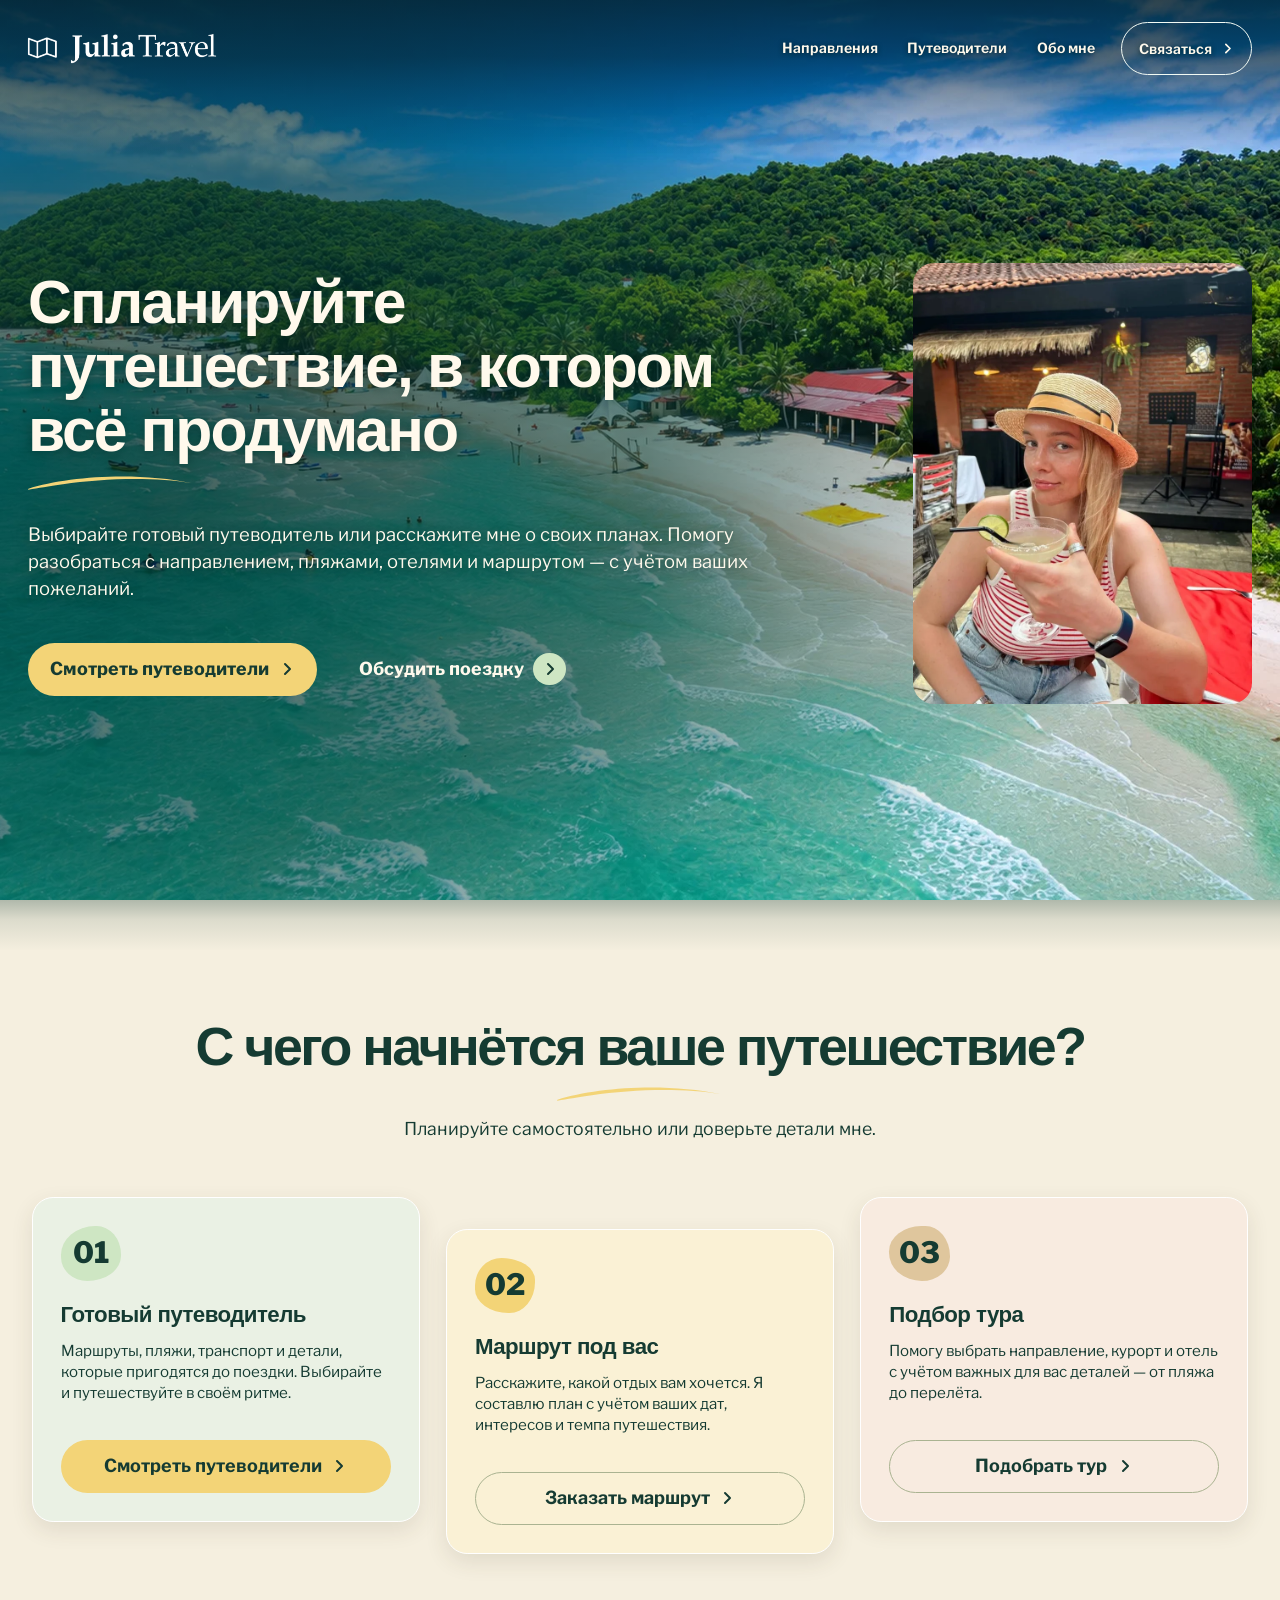
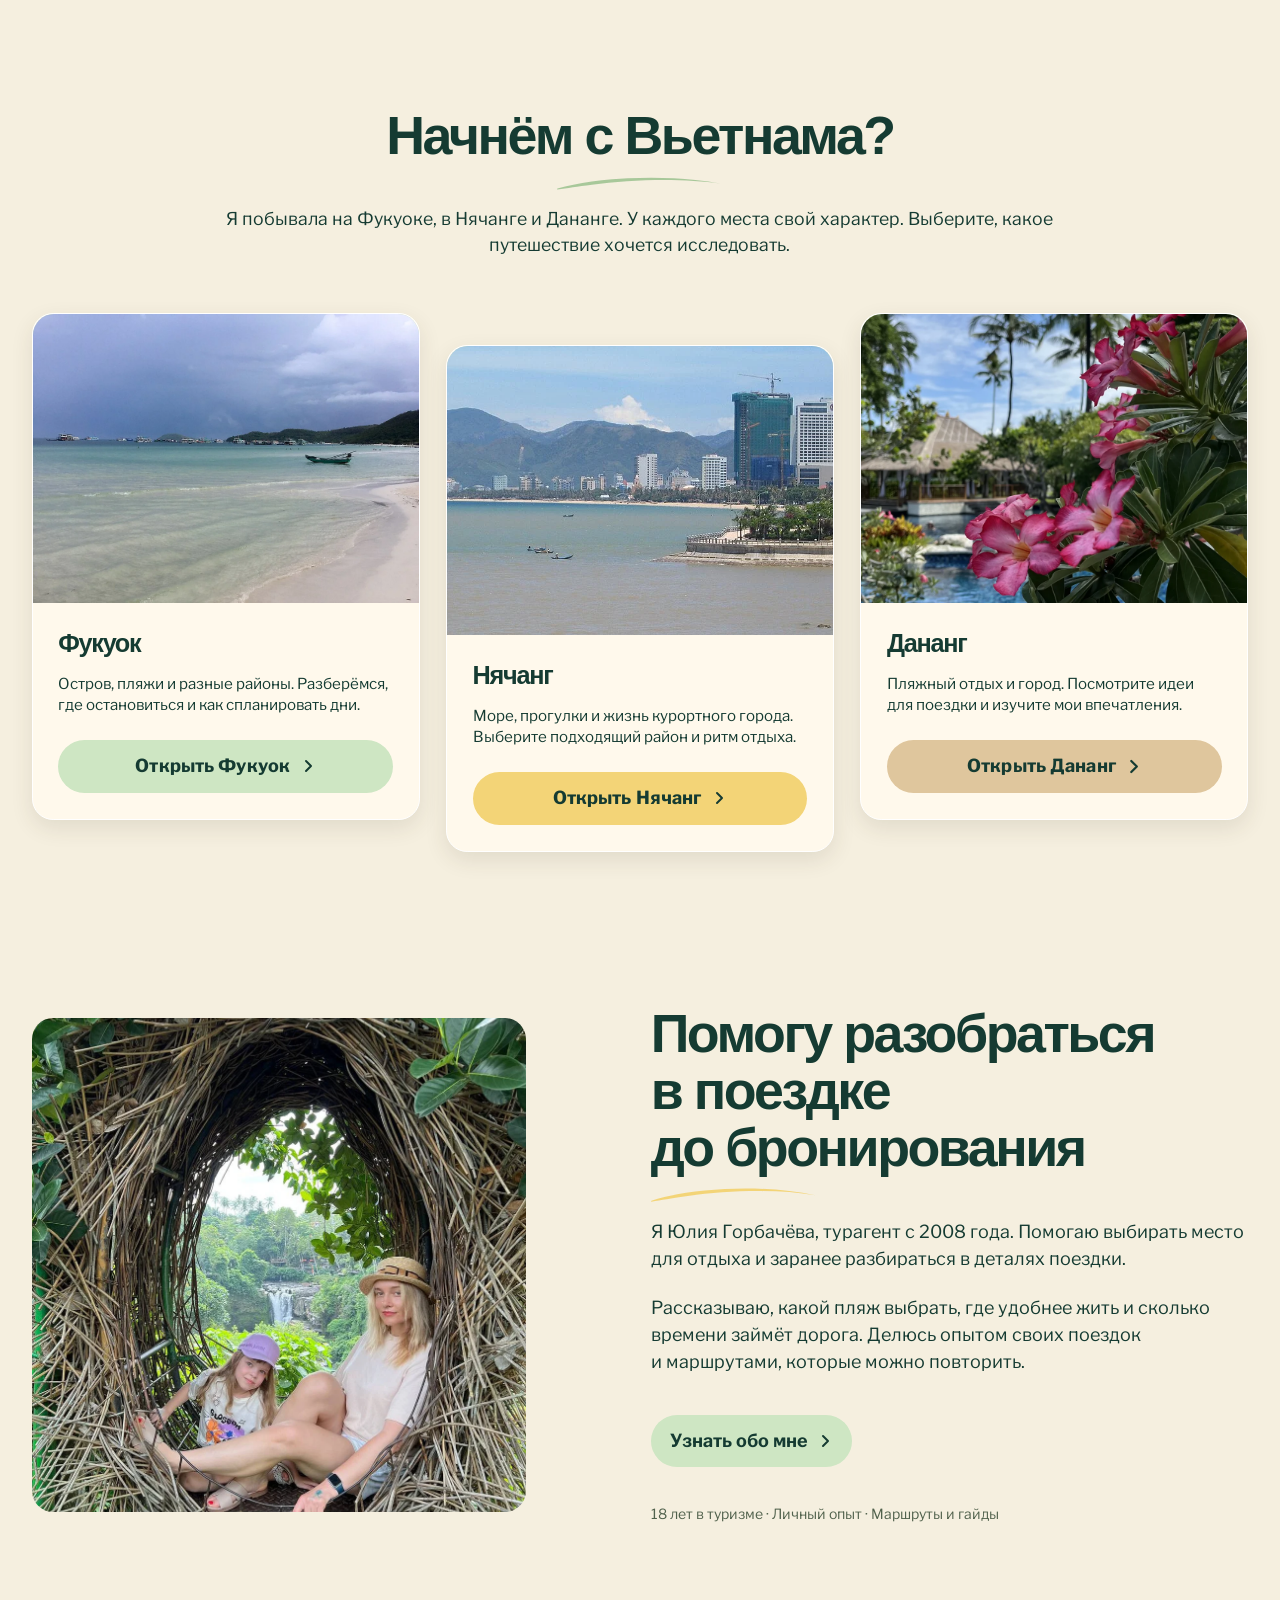
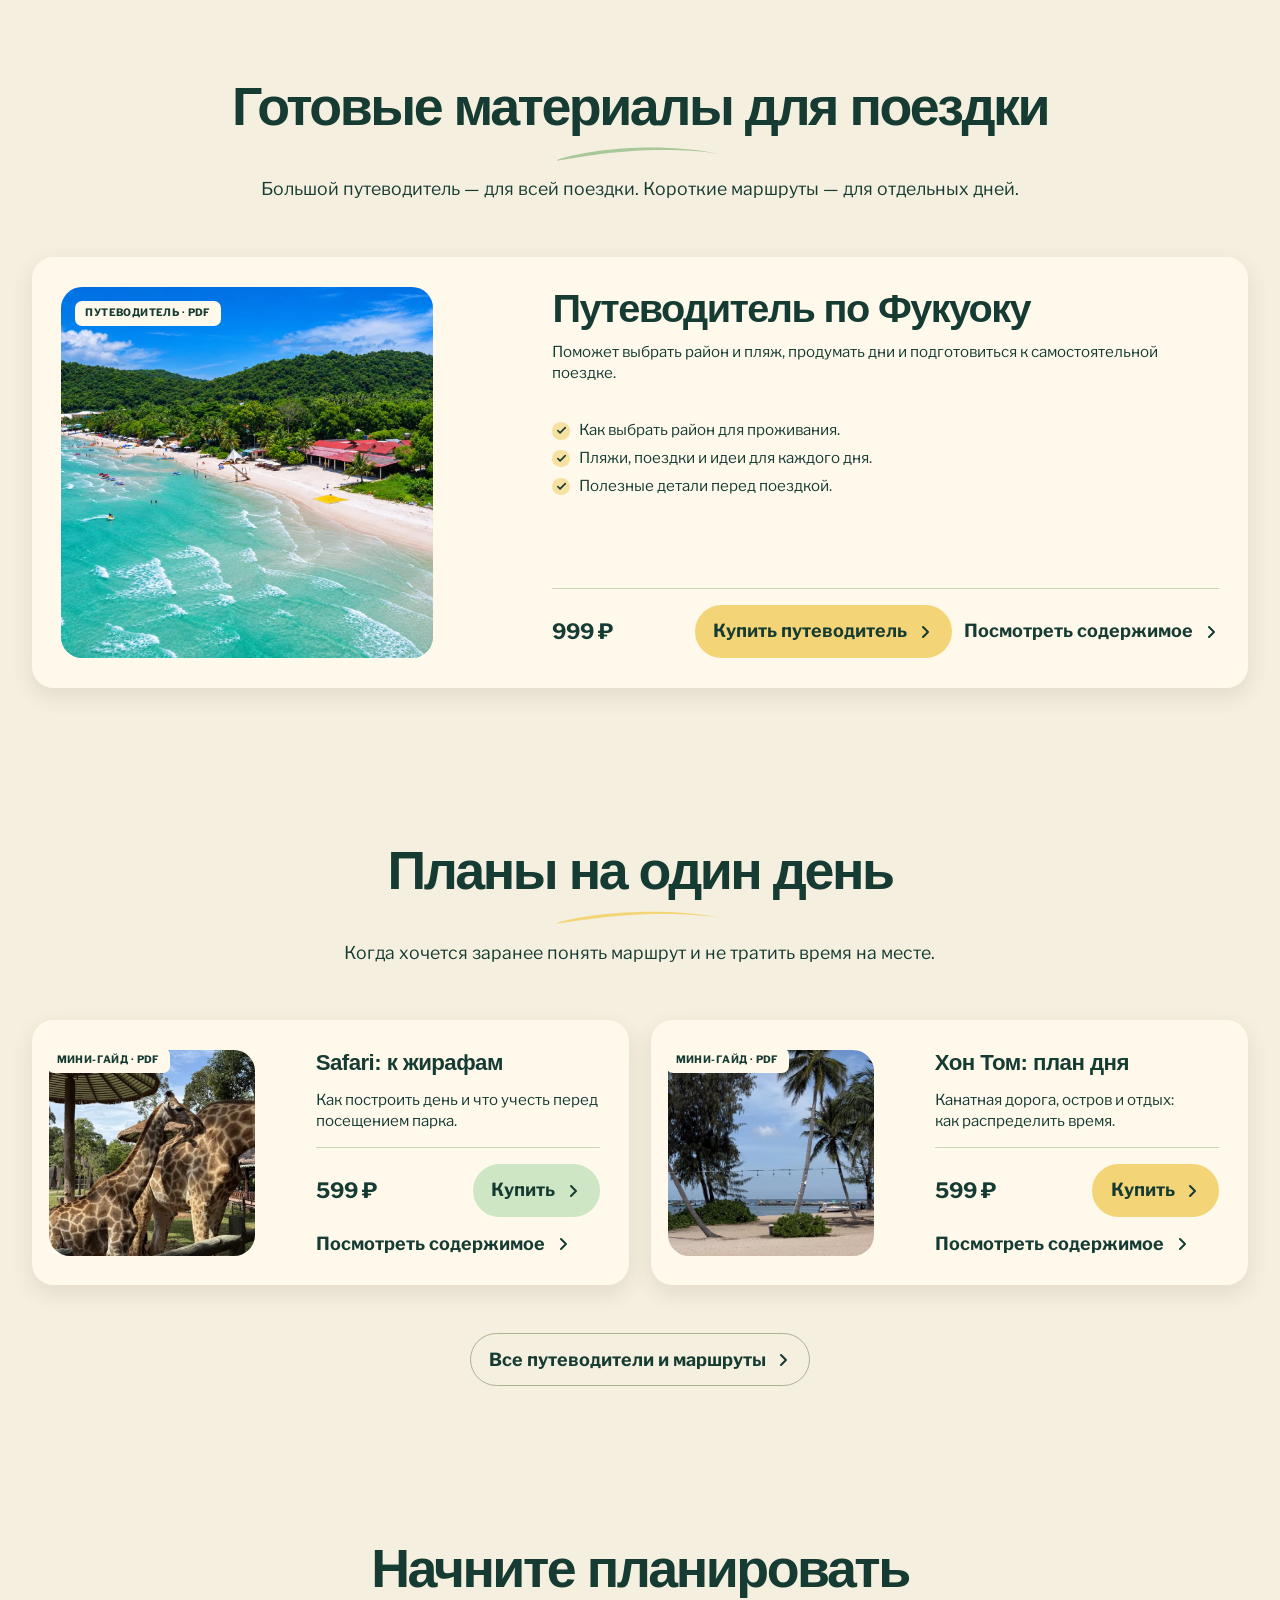
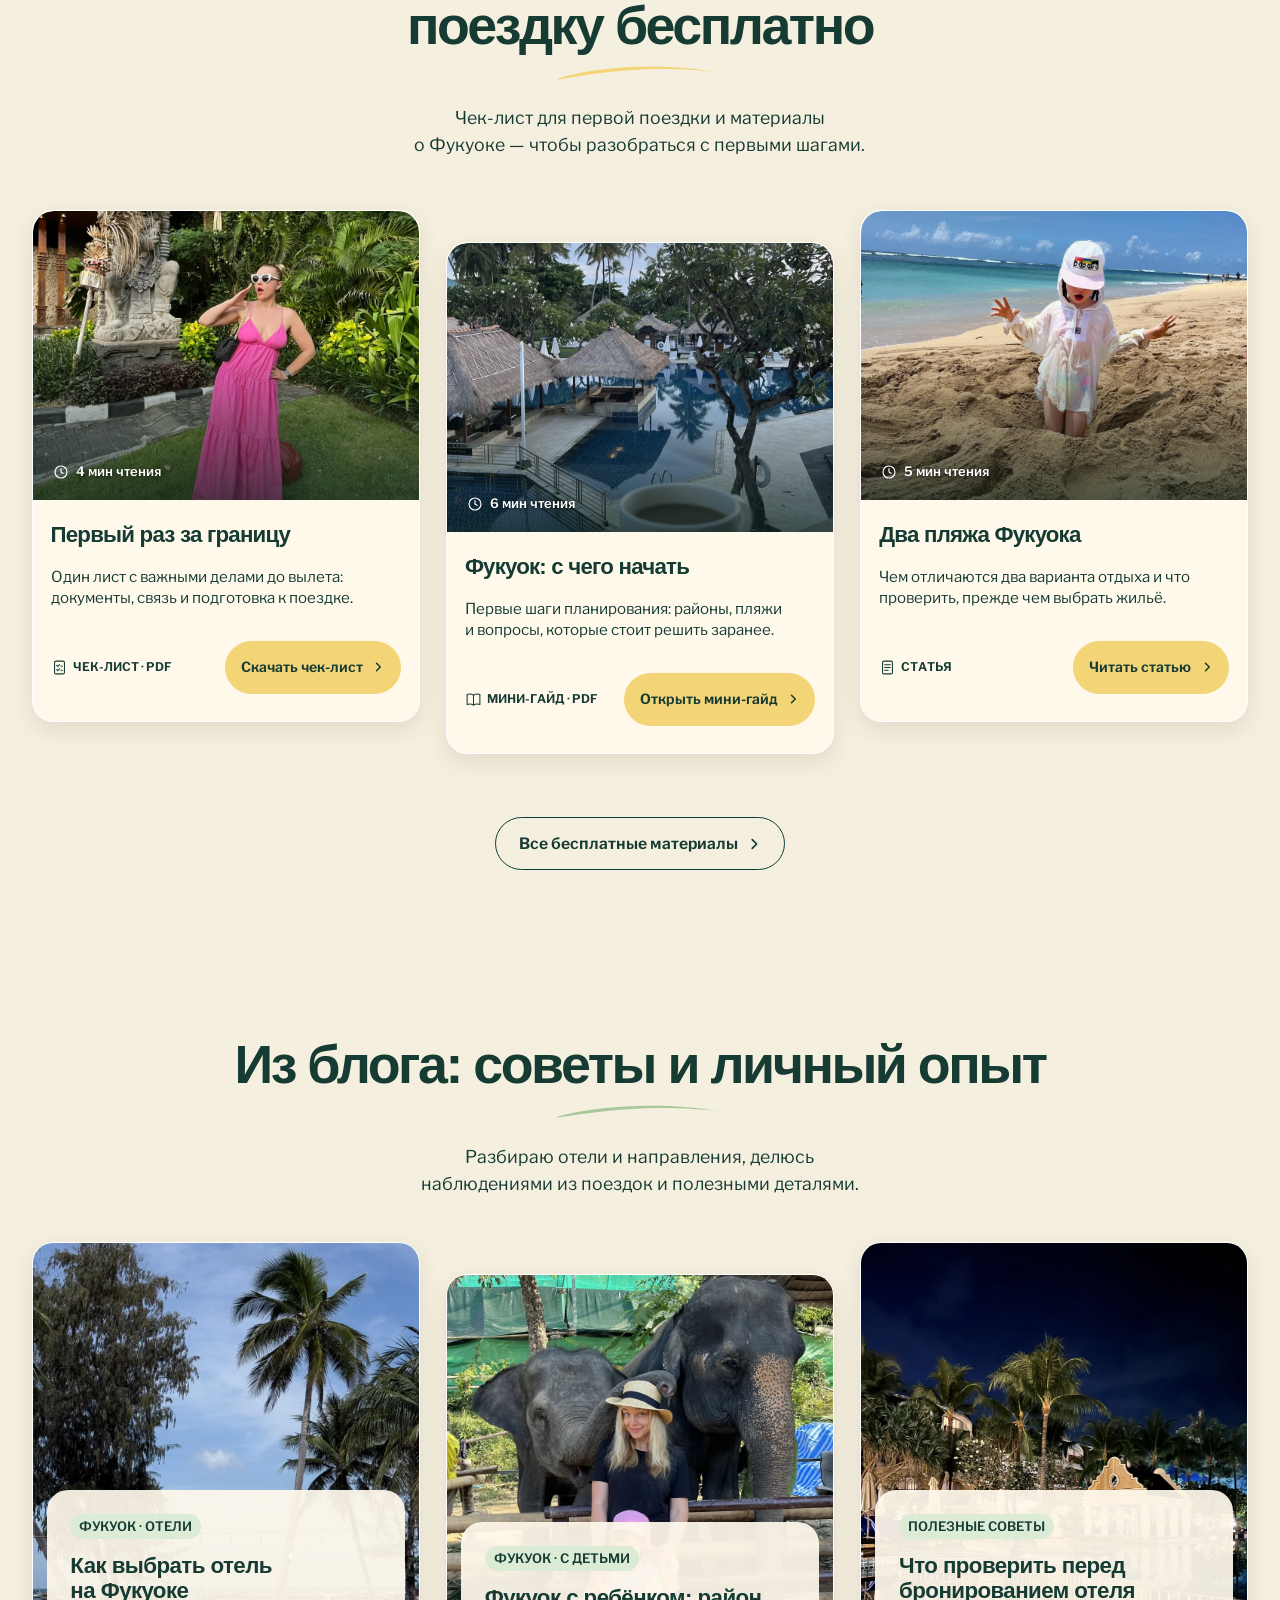
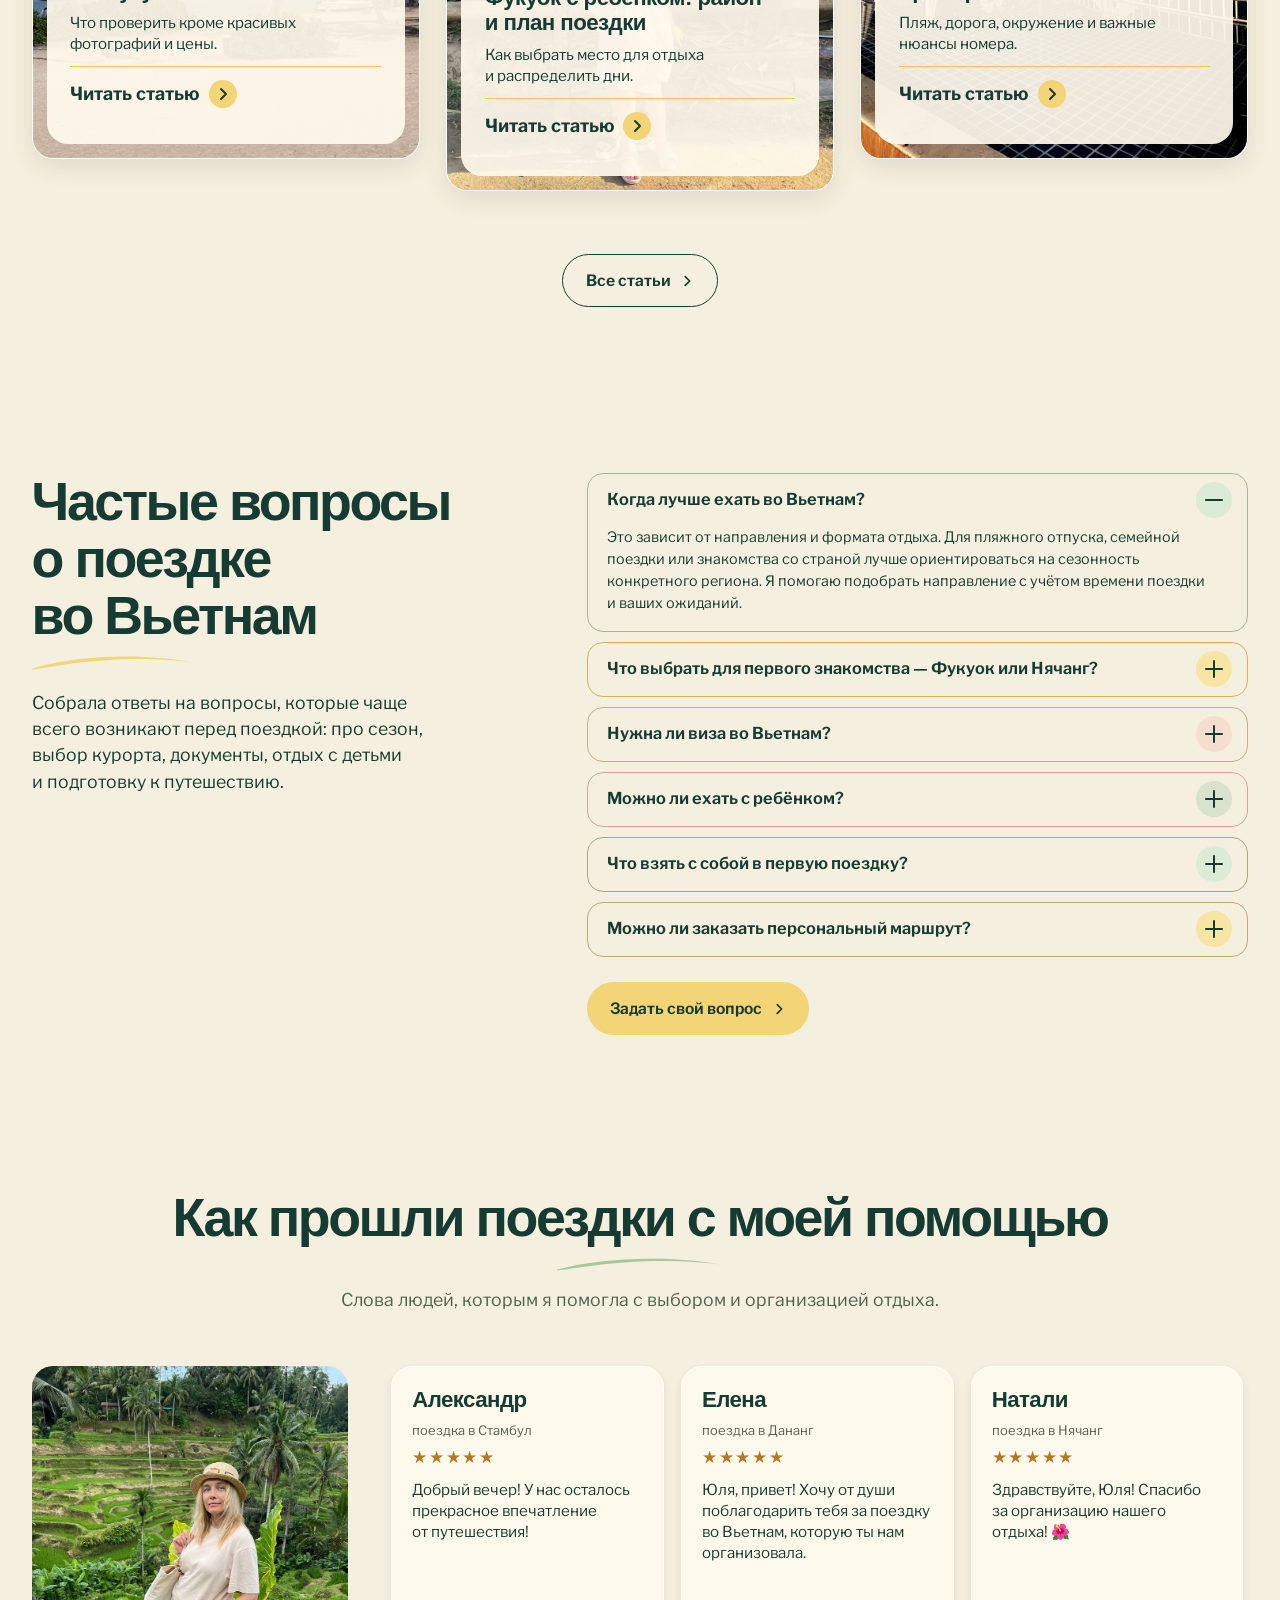
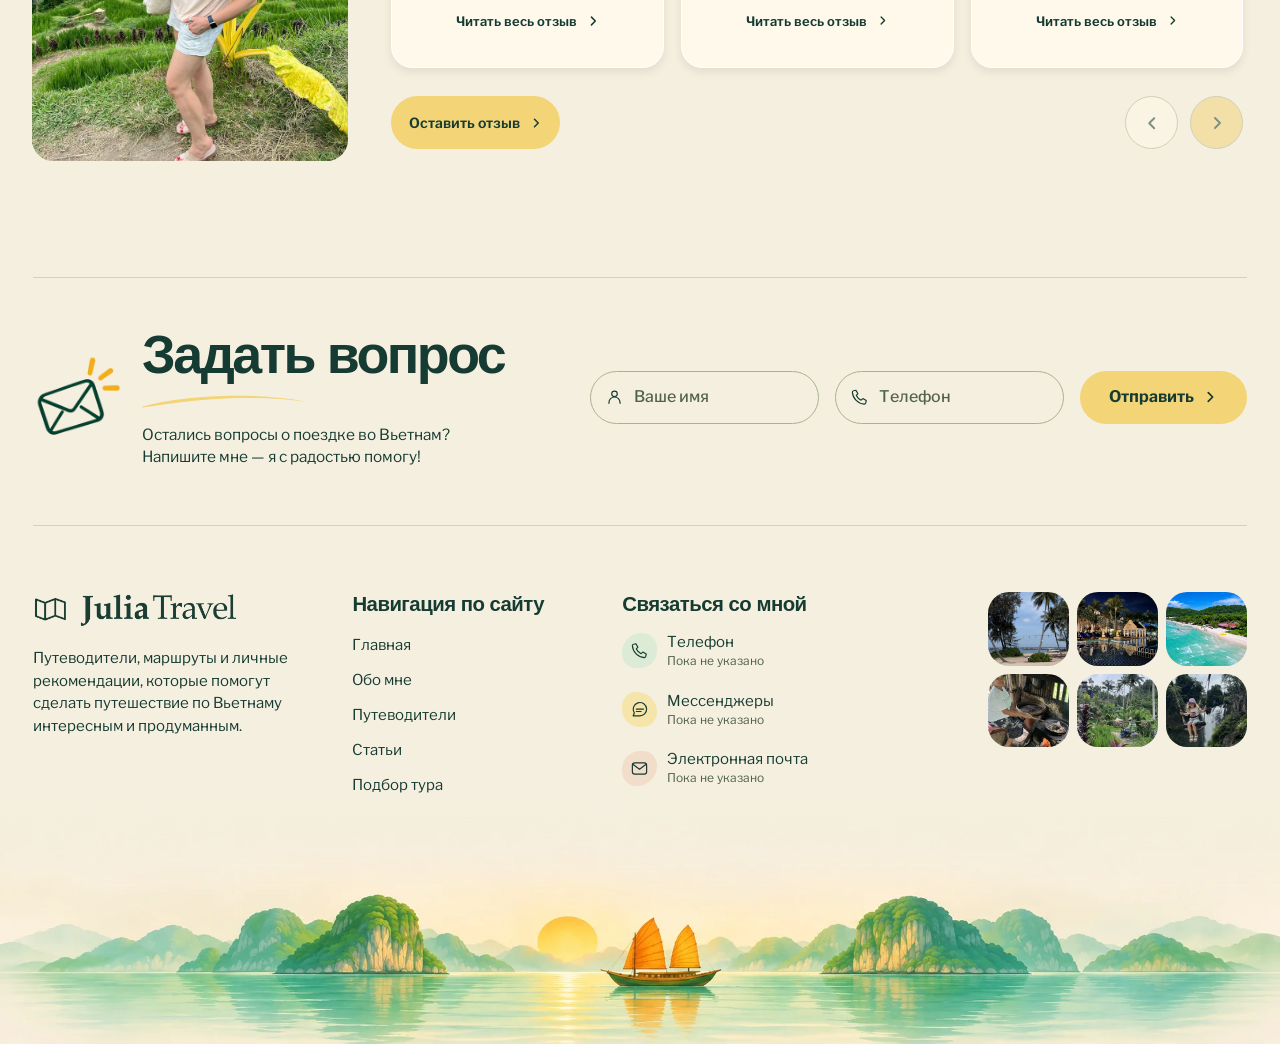
<file: minimal-julia/index.html>
<!doctype html><html lang="ru" id="top"><head><meta charset="utf-8"><meta name="viewport" content="width=device-width,initial-scale=1"><meta name="robots" content="noindex,nofollow"><title>Julia Travel — Зелёный минимализм</title><link rel="icon" href="../assets/images/logo.png" type="image/png"><link rel="preload" as="image" href="../assets/images/img-1920x1080-q85.webp" type="image/webp" fetchpriority="high"><link rel="stylesheet" href="../assets/fonts/fonts.css"><link rel="stylesheet" href="../assets/css/common.css"><link rel="stylesheet" href="../assets/css/emerald-lagoon.css"><link rel="stylesheet" href="../assets/css/design-tokens.css?v=media-1"><link rel="stylesheet" href="../assets/css/minimal-julia.css?v=hero-1"><link rel="stylesheet" href="../assets/css/julia-shared-components.css?v=media-1"><script src="../assets/js/concept-names.js" defer></script><script src="../assets/js/concepts.js" defer></script></head><body class="concept-lagoon julia-home-page"><a class="skip-link" href="#main">Перейти к содержимому</a><main id="main"><div class="lagoon-stage">
<img class="home-hero-poster" src="../assets/images/img-1920x1080-q85.webp" width="1920" height="1080" alt="" decoding="async" fetchpriority="high" aria-hidden="true">
<video class="hero__video" autoplay muted loop playsinline preload="metadata" poster="../assets/images/img-1920x1080-q85.webp" aria-hidden="true"><source data-src="https://www.dropbox.com/scl/fi/ghgn0lcwpjb3nn3eptv3x/plyagh.mp4?rlkey=f90kkj7xe7v4wa0hpgbo7ccpf&amp;raw=1" type="video/mp4"></video>
<script>
  (() => {
    const video = document.querySelector('.hero__video');
    const source = video.querySelector('source');
    const poster = document.querySelector('.home-hero-poster');
    if (poster) {
      const revealPoster = () => {
        if (!poster.naturalWidth) return;
        const reveal = () => poster.classList.add('is-ready');
        if (typeof poster.decode === 'function') {
          poster.decode().then(reveal, reveal);
        } else {
          reveal();
        }
      };
      if (poster.complete) revealPoster();
      else poster.addEventListener('load', revealPoster, { once: true });
    }
    const reducedMotion = matchMedia('(prefers-reduced-motion: reduce)');
    const updateMotion = () => {
      if (reducedMotion.matches) {
        video.pause(); video.classList.remove('is-playing'); source.removeAttribute('src'); video.load();
      } else {
        source.src = source.dataset.src; video.load();
        video.play().catch(() => video.classList.remove('is-playing'));
      }
    };
    video.addEventListener('playing', () => video.classList.add('is-playing'));
    video.addEventListener('error', () => video.classList.remove('is-playing'), true);
    video.addEventListener('pause', () => video.classList.remove('is-playing'));
    reducedMotion.addEventListener('change', updateMotion);
    updateMotion();
  })();
</script>
<header class="site-header">
  <div class="container header-inner">
    <a class="brand" href="#top" aria-label="Julia Travel — наверх"><img class="lagoon-logo" src="../assets/images/logo.png" width="1529" height="263" alt=""></a>
    <nav class="site-nav" aria-label="Основная навигация">
      <a href="#destinations" aria-current="location">Направления</a>
      <a href="#phu-quoc-guide">Путеводители</a>
      <a href="#about-julia">Обо мне</a>
    </nav>
    <a class="lagoon-contact" href="#contact">Связаться <span class="home-chevron" aria-hidden="true"></span></a>
  </div>
</header>
  <section class="hero container" aria-labelledby="hero-title">
    <div class="hero-copy">
      <h1 id="hero-title" data-reveal="title">Спланируйте путешествие, в котором всё продумано</h1>
      <p class="lagoon-description" data-reveal="description">Выбирайте готовый путеводитель или расскажите мне о своих планах. Помогу разобраться с направлением, пляжами, отелями и маршрутом — с учётом ваших пожеланий.</p>
      <div class="lagoon-actions"><a data-reveal="hero-action-first" class="lagoon-primary" href="#phu-quoc-guide">Смотреть путеводители <span class="home-chevron" aria-hidden="true"></span></a><a data-reveal="hero-action-second" class="lagoon-secondary" href="#contact">Обсудить поездку <span class="home-chevron-disc" aria-hidden="true"><span class="home-chevron"></span></span></a></div>
    </div>
    <img class="lagoon-portrait" src="../assets/images/img-800x1067-q85.webp" width="800" height="1067" alt="Юлия в соломенной шляпе" fetchpriority="high" data-reveal="portrait">
  </section>
</div>

<section class="v5-section " id="offers"><div class="v5-wrap"><header><h2>С чего начнётся ваше путешествие?</h2><p>Планируйте самостоятельно или доверьте детали мне.</p></header><div class="cards offers-cards"><article class="card"><span class="lagoon-offers-number" aria-hidden="true">01</span><h3>Готовый путеводитель</h3><p>Маршруты, пляжи, транспорт и детали, которые пригодятся до поездки. Выбирайте и путешествуйте в своём ритме.</p><a class="v5-button primary" href="#phu-quoc-guide">Смотреть путеводители <span class="home-chevron" aria-hidden="true"></span></a></article><article class="card"><span class="lagoon-offers-number" aria-hidden="true">02</span><h3>Маршрут под вас</h3><p>Расскажите, какой отдых вам хочется. Я составлю план с учётом ваших дат, интересов и темпа путешествия.</p><a class="v5-button" href="#contact">Заказать маршрут <span class="home-chevron" aria-hidden="true"></span></a></article><article class="card"><span class="lagoon-offers-number" aria-hidden="true">03</span><h3>Подбор тура</h3><p>Помогу выбрать направление, курорт и отель с учётом важных для вас деталей — от пляжа до перелёта.</p><a class="v5-button" href="#contact">Подобрать тур <span class="home-chevron" aria-hidden="true"></span></a></article></div></div></section><section class="v5-section tint" id="destinations"><div class="v5-wrap"><header><h2>Начнём с Вьетнама?</h2><p>Я побывала на Фукуоке, в Нячанге и Дананге. У каждого места свой характер. Выберите, какое путешествие хочется исследовать.</p></header><div class="v5-grid destination-cards">
      <article class="lagoon-destination">
        <div class="lagoon-destination-photo"><img src="../assets/images/phu-quoc-bai-sao.webp" alt=""></div>
        <div class="lagoon-destination-copy">
          <h3>Фукуок</h3>
          <p>Остров, пляжи и разные районы. Разберёмся, где остановиться и как спланировать дни.</p>
          <a class="lagoon-destination-more" href="phu-quoc.html">Открыть Фукуок <span class="home-chevron" aria-hidden="true"></span></a>
        </div>
      </article>
      <article class="lagoon-destination">
        <div class="lagoon-destination-photo"><img src="../assets/images/nha-trang-coast.webp" alt=""></div>
        <div class="lagoon-destination-copy">
          <h3>Нячанг</h3>
          <p>Море, прогулки и жизнь курортного города. Выберите подходящий район и ритм отдыха.</p>
          <button class="lagoon-destination-more" type="button" aria-disabled="true" title="Раздел готовится">Открыть Нячанг <span class="home-chevron" aria-hidden="true"></span></button>
        </div>
      </article>
      <article class="lagoon-destination">
        <div class="lagoon-destination-photo"><img src="../assets/images/img-1024x1820-q85 (28).webp" alt="Временная фотография из путешествия"></div>
        <div class="lagoon-destination-copy">
          <h3>Дананг</h3>
          <p>Пляжный отдых и город. Посмотрите идеи для поездки и изучите мои впечатления.</p>
          <button class="lagoon-destination-more" type="button" aria-disabled="true" title="Раздел готовится">Открыть Дананг <span class="home-chevron" aria-hidden="true"></span></button>
        </div>
      </article>
    </div></div></section><section class="v5-section" id="about-julia"><div class="v5-wrap v5-grid about"><img src="../assets/images/img-1000x1333-q85 (1).webp" alt="Юлия в путешествии"><div><h2>Помогу разобраться <br class="wide-title-break">в поездке до бронирования</h2><p>Я Юлия Горбачёва, турагент с 2008 года. Помогаю выбирать место для отдыха и заранее разбираться в деталях поездки.</p><p>Рассказываю, какой пляж выбрать, где удобнее жить и сколько времени займёт дорога. Делюсь опытом своих поездок и маршрутами, которые можно повторить.</p><a class="v5-button demo-link" href="#" title="Демонстрационная ссылка, адрес ещё не задан">Узнать обо мне <span class="home-chevron" aria-hidden="true"></span></a><p class="about-facts">18 лет в туризме · Личный опыт · Маршруты и гайды</p></div></div></section><section class="v5-section tint" id="phu-quoc-guide"><div class="v5-wrap"><header><h2>Готовые материалы для поездки</h2><p>Большой путеводитель — для всей поездки. Короткие маршруты — для отдельных дней.</p></header><article class="product v5-grid"><div class="cover-placeholder"><span class="media-badge">ПУТЕВОДИТЕЛЬ · PDF</span><img src="../assets/images/img-1920x1080-q85.webp" alt="Временная фотография путешествия"></div><div><h3>Путеводитель по Фукуоку</h3><p>Поможет выбрать район и пляж, продумать дни и подготовиться к самостоятельной поездке.</p><ul><li>Как выбрать район для проживания.</li><li>Пляжи, поездки и идеи для каждого дня.</li><li>Полезные детали перед поездкой.</li></ul><div class="button-row guide-purchase"><strong>999 ₽</strong><a class="v5-button primary demo-link" href="#" title="Демонстрационная ссылка, адрес ещё не задан">Купить путеводитель <span class="home-chevron" aria-hidden="true"></span></a><a class="v5-button demo-link" href="#" title="Демонстрационная ссылка, адрес ещё не задан">Посмотреть содержимое <span class="home-chevron" aria-hidden="true"></span></a></div></div></article><header class="subhead"><h2>Планы на один день</h2><p>Когда хочется заранее понять маршрут и не тратить время на месте.</p></header><div class="v5-grid mini"><article class="card mini-card"><div class="mini-photo"><img src="../assets/images/img-640x640-q85 (21).webp" alt="Жирафы в сафари-парке"><span class="media-badge">МИНИ-ГАЙД · PDF</span></div><div><h3>Safari: к жирафам</h3><p>Как построить день и что учесть перед посещением парка.</p><div class="mini-purchase jt-day-actions"><strong>599 ₽</strong><button class="v5-button primary" type="button" aria-disabled="true" title="В подготовке">Купить <span class="home-chevron" aria-hidden="true"></span></button><button class="jt-day-details" type="button" aria-disabled="true" title="В подготовке">Посмотреть содержимое <span class="home-chevron" aria-hidden="true"></span></button></div></div></article><article class="card mini-card"><div class="mini-photo"><img src="../assets/images/img-1024x1820-q85 (33).webp" alt="Временная фотография из путешествия"><span class="media-badge">МИНИ-ГАЙД · PDF</span></div><div><h3>Хон Том: план дня</h3><p>Канатная дорога, остров и отдых: как распределить время.</p><div class="mini-purchase jt-day-actions"><strong>599 ₽</strong><button class="v5-button primary" type="button" aria-disabled="true" title="В подготовке">Купить <span class="home-chevron" aria-hidden="true"></span></button><button class="jt-day-details" type="button" aria-disabled="true" title="В подготовке">Посмотреть содержимое <span class="home-chevron" aria-hidden="true"></span></button></div></div></article></div><div class="section-action"><a class="v5-button demo-link" href="#" title="Демонстрационная ссылка, адрес ещё не задан">Все путеводители и маршруты <span class="home-chevron" aria-hidden="true"></span></a></div></div></section><section class="lagoon-materials" id="free-materials" aria-labelledby="lagoon-materials-title">
    <div class="container" data-reveal-group>
      <header class="lagoon-materials-intro">
        <div data-reveal="title">
          <h2 id="lagoon-materials-title">Начните планировать <span>поездку бесплатно</span></h2>
        </div>
        <p data-reveal="description">Чек-лист для первой поездки и материалы о Фукуоке — чтобы разобраться с первыми шагами.</p>
      </header>
      <div class="lagoon-materials-grid">
        <article class="lagoon-materials-item" data-reveal="material-card">
          <div class="lagoon-material-card">
            <div class="lagoon-material-photo">
              <img src="../assets/images/img-1024x1820-q85 (6).webp" alt="Юлия во время поездки" loading="lazy">
              <time class="lagoon-reading-time" datetime="PT4M"><svg viewBox="0 0 24 24" fill="none" stroke="currentColor" stroke-width="1.7" stroke-linecap="round" stroke-linejoin="round" aria-hidden="true"><circle cx="12" cy="12" r="9"/><path d="M12 7v5l3 2"/></svg>4 мин чтения</time>
            </div>
            <div class="lagoon-material-copy">
              <h3>Первый раз за границу</h3>
              <p>Один лист с важными делами до вылета: документы, связь и подготовка к поездке.</p>
              <div class="lagoon-material-footer">
                <p class="lagoon-material-type"><svg viewBox="0 0 24 24" fill="none" stroke="currentColor" stroke-width="1.5" stroke-linecap="round" stroke-linejoin="round" aria-hidden="true"><rect x="5" y="3" width="14" height="18" rx="2"/><path d="m8 9 1.5 1.5L12 8m-4 7 1.5 1.5L12 14m2-4h2m-2 6h2"/></svg><span>ЧЕК-ЛИСТ · PDF</span></p>
                <button class="lagoon-guide-cta lagoon-guide-cta--buy" type="button" aria-disabled="true" title="Чек-лист готовится">Скачать чек-лист <span class="home-chevron" aria-hidden="true"></span></button>
              </div>
            </div>
          </div>
        </article>
        <article class="lagoon-materials-item" data-reveal="material-card">
          <div class="lagoon-material-card">
            <div class="lagoon-material-photo">
              <img src="../assets/images/img-1024x1820-q85 (7).webp" alt="Временная фотография из поездки" loading="lazy">
              <time class="lagoon-reading-time" datetime="PT6M"><svg viewBox="0 0 24 24" fill="none" stroke="currentColor" stroke-width="1.7" stroke-linecap="round" stroke-linejoin="round" aria-hidden="true"><circle cx="12" cy="12" r="9"/><path d="M12 7v5l3 2"/></svg>6 мин чтения</time>
            </div>
            <div class="lagoon-material-copy">
              <h3>Фукуок: с чего начать</h3>
              <p>Первые шаги планирования: районы, пляжи и вопросы, которые стоит решить заранее.</p>
              <div class="lagoon-material-footer">
                <p class="lagoon-material-type"><svg viewBox="0 0 24 24" fill="none" stroke="currentColor" stroke-width="1.5" stroke-linecap="round" stroke-linejoin="round" aria-hidden="true"><path d="M12 6c-3-2-6-2-9-1v14c3-1 6-1 9 1 3-2 6-2 9-1V5c-3-1-6-1-9 1Zm0 0v14"/></svg><span>МИНИ-ГАЙД · PDF</span></p>
                <button class="lagoon-guide-cta lagoon-guide-cta--buy" type="button" aria-disabled="true" title="Мини-гид готовится">Открыть мини-гайд <span class="home-chevron" aria-hidden="true"></span></button>
              </div>
            </div>
          </div>
        </article>
        <article class="lagoon-materials-item" data-reveal="material-card">
          <div class="lagoon-material-card">
            <div class="lagoon-material-photo">
              <img src="../assets/images/img-1024x1820-q85 (2).webp" alt="Временная фотография из поездки" loading="lazy">
              <time class="lagoon-reading-time" datetime="PT5M"><svg viewBox="0 0 24 24" fill="none" stroke="currentColor" stroke-width="1.7" stroke-linecap="round" stroke-linejoin="round" aria-hidden="true"><circle cx="12" cy="12" r="9"/><path d="M12 7v5l3 2"/></svg>5 мин чтения</time>
            </div>
            <div class="lagoon-material-copy">
              <h3>Два пляжа Фукуока</h3>
              <p>Чем отличаются два варианта отдыха и что проверить, прежде чем выбрать жильё.</p>
              <div class="lagoon-material-footer">
                <p class="lagoon-material-type"><svg viewBox="0 0 24 24" fill="none" stroke="currentColor" stroke-width="1.5" stroke-linecap="round" stroke-linejoin="round" aria-hidden="true"><rect x="5" y="3" width="14" height="18" rx="2"/><path d="M8 8h8m-8 4h8m-8 4h5"/></svg><span>СТАТЬЯ</span></p>
                <button class="lagoon-guide-cta lagoon-guide-cta--buy" type="button" aria-disabled="true" title="Статья готовится" data-article="phu-quoc-beaches">Читать статью <span class="home-chevron" aria-hidden="true"></span></button>
              </div>
            </div>
          </div>
        </article>
      </div>
      <div class="lagoon-materials-actions" data-reveal="material-actions">
        <div>
          <button class="lagoon-guide-cta lagoon-guide-cta--more" type="button" aria-disabled="true" title="Раздел путеводителей готовится">Все бесплатные материалы <span class="home-chevron" aria-hidden="true"></span></button>
        </div>
      </div>
    </div>
  </section><section class="lagoon-blog" id="useful-articles" aria-labelledby="lagoon-blog-title">
    <div class="container" data-reveal-group>

      <header class="lagoon-blog-intro">
        <div data-reveal="title">
          <h2 id="lagoon-blog-title">Из блога: советы и личный опыт</h2>
        </div>
        <p data-reveal="description">Разбираю отели и направления, делюсь наблюдениями из поездок и полезными деталями.</p>
      </header>
      <div class="lagoon-blog-grid">
        <article class="lagoon-article" data-reveal="blog-card">
          <img src="../assets/images/img-1024x1820-q85 (33).webp" alt="Временная фотография из поездки" loading="lazy">
          <div class="lagoon-article-panel">
            <span class="lagoon-reading-time">ФУКУОК · ОТЕЛИ</span>
            <h3>Как выбрать отель на Фукуоке</h3>
            <p>Что проверить кроме красивых фотографий и цены.</p>
            <div class="lagoon-article-action">
              <button class="lagoon-article-read" type="button" aria-disabled="true" title="Статья готовится">Читать статью <span class="home-chevron-disc" aria-hidden="true"><span class="home-chevron"></span></span></button>
            </div>
          </div>
        </article>
        <article class="lagoon-article" data-reveal="blog-card">
          <img src="../assets/images/img-1000x1778-q85 (2).webp" alt="Временная фотография из поездки" loading="lazy">
          <div class="lagoon-article-panel">
            <span class="lagoon-reading-time">ФУКУОК · С ДЕТЬМИ</span>
            <h3>Фукуок с ребёнком: район и план поездки</h3>
            <p>Как выбрать место для отдыха и распределить дни.</p>
            <div class="lagoon-article-action">
              <button class="lagoon-article-read" type="button" aria-disabled="true" title="Статья готовится">Читать статью <span class="home-chevron-disc" aria-hidden="true"><span class="home-chevron"></span></span></button>
            </div>
          </div>
        </article>
        <article class="lagoon-article" data-reveal="blog-card">
          <img src="../assets/images/img-1024x1365-q85.webp" alt="" loading="lazy">
          <div class="lagoon-article-panel">
            <span class="lagoon-reading-time">ПОЛЕЗНЫЕ СОВЕТЫ</span>
            <h3>Что проверить перед бронированием отеля</h3>
            <p>Пляж, дорога, окружение и важные нюансы номера.</p>
            <div class="lagoon-article-action">
              <button class="lagoon-article-read" type="button" aria-disabled="true" title="Статья готовится">Читать статью <span class="home-chevron-disc" aria-hidden="true"><span class="home-chevron"></span></span></button>
            </div>
          </div>
        </article>
      </div>
      <div class="lagoon-materials-actions lagoon-blog-actions" data-reveal="material-actions">
        <div>
          <button class="lagoon-guide-cta lagoon-guide-cta--more" type="button" aria-disabled="true" title="Раздел статей готовится">Все статьи <span class="home-chevron" aria-hidden="true"></span></button>
        </div>
      </div>
    </div>
  </section>  <section class="lagoon-faq" id="travel-faq" aria-labelledby="lagoon-faq-title">
    <div class="container lagoon-faq-layout" data-reveal-group>
      <div class="lagoon-faq-intro">
        <h2 id="lagoon-faq-title" data-reveal="title">Частые вопросы <br class="wide-title-break">о поездке во Вьетнам</h2>
        <p data-reveal="description">Собрала ответы на вопросы, которые чаще всего возникают перед поездкой: про сезон, выбор курорта, документы, отдых с детьми и подготовку к путешествию.</p>
      </div>
      <div class="lagoon-faq-content">
        <div class="lagoon-faq-questions">
          <details name="travel-faq" open data-reveal="faq-item">
            <summary>Когда лучше ехать во Вьетнам?<span class="lagoon-faq-sign" aria-hidden="true"></span></summary>
            <p>Это зависит от направления и формата отдыха. Для пляжного отпуска, семейной поездки или знакомства со страной лучше ориентироваться на сезонность конкретного региона. Я помогаю подобрать направление с учётом времени поездки и ваших ожиданий.</p>
          </details>
          <details name="travel-faq" data-reveal="faq-item">
            <summary>Что выбрать для первого знакомства — Фукуок или Нячанг?<span class="lagoon-faq-sign" aria-hidden="true"></span></summary>
            <p>Фукуок подойдёт тем, кто хочет более спокойный островной отдых, пляжи и размеренный ритм. Нячанг — тем, кому важны городская инфраструктура, прогулки, кафе и активность. Выбор зависит от вашего формата отпуска.</p>
          </details>
          <details name="travel-faq" data-reveal="faq-item">
            <summary>Нужна ли виза во Вьетнам?<span class="lagoon-faq-sign" aria-hidden="true"></span></summary>
            <p>Условия въезда зависят от гражданства, длительности поездки и актуальных правил на момент путешествия. Перед поездкой лучше проверить свежие требования, а при необходимости я подскажу, на что обратить внимание при подготовке.</p>
          </details>
          <details name="travel-faq" data-reveal="faq-item">
            <summary>Можно ли ехать с ребёнком?<span class="lagoon-faq-sign" aria-hidden="true"></span></summary>
            <p>Да, во Вьетнам часто едут семьями. Важно заранее выбрать удобный курорт, спокойный пляж, подходящий отель и понятную логистику. В материалах и консультациях я помогаю учесть такие детали заранее.</p>
          </details>
          <details name="travel-faq" data-reveal="faq-item">
            <summary>Что взять с собой в первую поездку?<span class="lagoon-faq-sign" aria-hidden="true"></span></summary>
            <p>Лучше заранее подготовить документы, страховку, базовую аптечку, средства от солнца и продумать мелочи вроде связи и оплаты. Для этого на сайте есть полезные материалы и чек-листы.</p>
          </details>
          <details name="travel-faq" data-reveal="faq-item">
            <summary>Можно ли заказать персональный маршрут?<span class="lagoon-faq-sign" aria-hidden="true"></span></summary>
            <p>Да, если нужен более индивидуальный формат, можно запросить помощь в подборе маршрута с учётом ваших интересов, состава семьи и продолжительности поездки.</p>
          </details>
        </div>
        <a class="lagoon-guide-cta lagoon-guide-cta--buy lagoon-faq-action" href="#contact" data-reveal="faq-action">Задать свой вопрос <span class="home-chevron" aria-hidden="true"></span></a>
      </div>
    </div>
  </section>
<section class="lagoon-reviews" id="traveler-reviews" aria-labelledby="lagoon-reviews-title">

    <div class="container" data-reveal-group>
      <header class="lagoon-reviews-intro" data-reveal="title">
        <h2 id="lagoon-reviews-title">Как прошли поездки с моей помощью</h2>
        <p id="lagoon-reviews-note">Слова людей, которым я помогла с выбором и организацией отдыха.</p>
      </header>
      <div class="lagoon-reviews-layout">
        <img class="lagoon-reviews-photo" src="../assets/images/img-800x1066-q85.webp" width="800" height="1066" alt="Путешественница среди зелёных террас" loading="lazy">
        <div class="lagoon-reviews-slider" data-reveal-group="narrow">
          <ul class="lagoon-reviews-track" id="lagoon-reviews-track" aria-label="Отзывы путешественников" aria-describedby="lagoon-reviews-note">
            <li class="lagoon-review-card" data-reveal="review-card">
              <h3>Александр</h3>
              <p class="lagoon-review-trip">поездка в Стамбул</p>
              <p class="lagoon-review-rating" aria-hidden="true">★★★★★</p>
              <blockquote class="lagoon-review-text" id="lagoon-review-1">
                <p>Добрый вечер! У нас осталось прекрасное впечатление от путешествия!</p>
                <div class="lagoon-review-full" hidden><p>С самого начала всё шло по плану: отели были подобраны на уровне, посещение достопримечательностей и трансферы были организованы, а сама поездка продумана до мелочей. Древние достопримечательности с первого взгляда вызвали невероятный восторг и подарили ощущение прикосновения к истории. Отдельно хочется отметить атмосферу: кошки на улицах Стамбула, медузы на морской глади, жареные каштаны и кукуруза, пешие прогулки — всё это позволило по-настоящему расслабиться. От всего тура осталось только самое приятное впечатление. Огромное спасибо за вашу поддержку, Юлия! Вы помогли сделать наш отдых безупречным!</p></div>
              </blockquote>
              <button class="lagoon-review-toggle" type="button" aria-expanded="false" aria-controls="lagoon-review-1">Читать весь отзыв</button>
            </li>
            <li class="lagoon-review-card" data-reveal="review-card">
              <h3>Елена</h3>
              <p class="lagoon-review-trip">поездка в Дананг</p>
              <p class="lagoon-review-rating" aria-hidden="true">★★★★★</p>
              <blockquote class="lagoon-review-text" id="lagoon-review-2">
                <p>Юля, привет! Хочу от души поблагодарить тебя за поездку во Вьетнам, которую ты нам организовала.</p>
                <div class="lagoon-review-full" hidden><p>Во-первых, мы удачно купили тур. Среди многих вариантов именно ты посоветовала нам такой отель, какой нам был нужен, и наши ожидания полностью оправдались. Во-вторых, ты подробно рассказала про Вьетнам: что взять с собой и какие нюансы учесть в аэропорту. На все мои вопросы ты всегда отвечаешь и советуешь, как лучше поступить. Во время тура ты тоже всегда на связи. Это очень важно для таких туристов, как я, — с множеством вопросов и волнений. Огромное спасибо тебе за нашу поездку! Ты наш проводник к нашим мечтам! ☺️😍😍😍 Обязательно поедем ещё и, конечно, обратимся к тебе как к самому надёжному турагенту! 👍👍👍</p></div>
              </blockquote>
              <button class="lagoon-review-toggle" type="button" aria-expanded="false" aria-controls="lagoon-review-2">Читать весь отзыв</button>
            </li>
            <li class="lagoon-review-card" data-reveal="review-card">
              <h3>Натали</h3>
              <p class="lagoon-review-trip">поездка в Нячанг</p>
              <p class="lagoon-review-rating" aria-hidden="true">★★★★★</p>
              <blockquote class="lagoon-review-text" id="lagoon-review-3">
                <p>Здравствуйте, Юля! Спасибо за организацию нашего отдыха! 🌺</p>
                <div class="lagoon-review-full" hidden><p>Мы прекрасно отдохнули. Море восхитительное, очень тёплое. Из него не хотелось выходить. 😁 Понравился отель: красивый, современный. Персонал вежливый, уборка и смена белья — каждый день. Завтрак в формате шведского стола тоже порадовал. Еда разнообразная. Больше всего мне понравились вафли и панкейки с шоколадом — ела их каждый день. 😂 Были на обзорной экскурсии по Нячангу, ездили в Далат. Стеклянный мост и спуск на электросанях к водопаду — это 💣. Посетили остров обезьян и орхидей. Хоть сезон цветения орхидей уже прошёл, само по себе место красивое. Покупались там в море. Ездили на остров развлечений. За один день, конечно, всё не посмотришь. Время пролетело очень быстро.</p><p>Нас и других туристов, летевших с нами одним рейсом, доставили в аэропорт на автобусе. Подробно рассказали, что делать и куда идти. Рейс задержался, но прилетели раньше запланированного времени.</p></div>
              </blockquote>
              <button class="lagoon-review-toggle" type="button" aria-expanded="false" aria-controls="lagoon-review-3">Читать весь отзыв</button>
            </li>
          </ul>
          <div class="lagoon-reviews-controls" data-reveal="review-controls">
            <button class="lagoon-reviews-leave" type="button" aria-disabled="true" title="Форма отзыва готовится">Оставить отзыв <span class="home-chevron" aria-hidden="true"></span></button>
            <button type="button" data-review-step="-1" aria-label="Предыдущий отзыв" aria-controls="lagoon-reviews-track" disabled><span class="home-chevron" aria-hidden="true"></span></button>
            <button type="button" data-review-step="1" aria-label="Следующий отзыв" aria-controls="lagoon-reviews-track" disabled><span class="home-chevron" aria-hidden="true"></span></button>
          </div>
        </div>
      </div>
    </div>
  </section></main><footer class="lagoon-footer" id="footer">
    <div class="container" data-reveal-group>
      <section class="lagoon-footer-question" id="contact" aria-labelledby="lagoon-footer-title">
        <div class="lagoon-footer-intro" data-reveal="title">
          <img src="../assets/images/generated-drafts/img-200x200 (22).png" width="200" height="200" alt="" loading="lazy">
          <div>
            <h2 id="lagoon-footer-title">Задать вопрос</h2>
            <p>Остались вопросы о поездке во Вьетнам? Напишите мне — я с радостью помогу!</p>
          </div>
        </div>
        <form class="lagoon-footer-form" aria-labelledby="lagoon-footer-title" data-reveal="footer-form">
          <label class="lagoon-footer-field" for="lagoon-question-name">
            <svg viewBox="0 0 24 24" fill="none" stroke="currentColor" stroke-width="1.5" stroke-linecap="round" stroke-linejoin="round" aria-hidden="true"><circle cx="12" cy="8" r="3.5"/><path d="M5 20v-1a7 7 0 0 1 14 0v1"/></svg>
            <span class="lagoon-footer-label">Ваше имя</span>
            <input id="lagoon-question-name" type="text" autocomplete="name" placeholder="Ваше имя" required>
          </label>
          <label class="lagoon-footer-field" for="lagoon-question-phone">
            <svg viewBox="0 0 24 24" fill="none" stroke="currentColor" stroke-width="1.5" stroke-linecap="round" stroke-linejoin="round" aria-hidden="true"><path d="M7.5 3.5 10 7.8 8 10a13 13 0 0 0 6 6l2.2-2 4.3 2.5-.6 3A2 2 0 0 1 18 21C10 20.4 3.6 14 3 6a2 2 0 0 1 1.5-1.9z"/></svg>
            <span class="lagoon-footer-label">Телефон</span>
            <input id="lagoon-question-phone" type="tel" autocomplete="tel" placeholder="Телефон" required>
          </label>
          <button type="submit">Отправить <span class="home-chevron" aria-hidden="true"></span></button>
          <p class="lagoon-footer-form-message" role="status"></p>
        </form>
      </section>
      <div class="lagoon-footer-content">
        <div class="lagoon-footer-brand" data-reveal="footer-column">
          <a href="#top" aria-label="Julia Travel — наверх"><img src="../assets/images/logo.png" width="1529" height="263" alt="" loading="lazy"></a>
          <p>Путеводители, маршруты и личные рекомендации, которые помогут сделать путешествие по Вьетнаму интересным и продуманным.</p>
        </div>
        <nav class="lagoon-footer-nav" aria-labelledby="lagoon-footer-nav-title" data-reveal="footer-column">
          <h3 id="lagoon-footer-nav-title">Навигация по сайту</h3>
          <ul>
            <li><a href="#top">Главная</a></li>
            <li><a href="#about-julia">Обо мне</a></li>
            <li><a href="#phu-quoc-guide">Путеводители</a></li>
            <li><a href="#useful-articles">Статьи</a></li>
            <li><a href="#offers">Подбор тура</a></li>
          </ul>
        </nav>
        <div class="lagoon-footer-contacts" data-reveal="footer-column">
          <h3>Связаться со мной</h3>
          <ul>
            <li><span class="lagoon-footer-contact-icon"><svg viewBox="0 0 24 24" fill="none" stroke="currentColor" stroke-width="1.5" stroke-linecap="round" stroke-linejoin="round" aria-hidden="true"><path d="M7.5 3.5 10 7.8 8 10a13 13 0 0 0 6 6l2.2-2 4.3 2.5-.6 3A2 2 0 0 1 18 21C10 20.4 3.6 14 3 6a2 2 0 0 1 1.5-1.9z"/></svg></span><span>Телефон<small>Пока не указано</small></span></li>
            <li><span class="lagoon-footer-contact-icon"><svg viewBox="0 0 24 24" fill="none" stroke="currentColor" stroke-width="1.5" stroke-linecap="round" stroke-linejoin="round" aria-hidden="true"><path d="M21 11.5a8.5 8.5 0 0 1-8.5 8.5H4l1.5-3.5A8.5 8.5 0 1 1 21 11.5Z"/><path d="M8 11.5h9m-9 3h6"/></svg></span><span>Мессенджеры<small>Пока не указано</small></span></li>
            <li><span class="lagoon-footer-contact-icon"><svg viewBox="0 0 24 24" fill="none" stroke="currentColor" stroke-width="1.5" stroke-linecap="round" stroke-linejoin="round" aria-hidden="true"><rect x="3" y="5" width="18" height="14" rx="3"/><path d="m4 7 8 6 8-6"/></svg></span><span>Электронная почта<small>Пока не указано</small></span></li>
          </ul>
        </div>
        <ul class="lagoon-footer-gallery" aria-label="Фотографии из Вьетнама" data-reveal="footer-gallery">
          <li><img src="../assets/images/img-1024x1820-q85 (33).webp" width="1024" height="1820" alt="Пальмы на песчаном пляже" loading="lazy"></li>
          <li><img src="../assets/images/img-1024x1365-q85.webp" width="1024" height="1365" alt="Городская набережная в вечернем свете" loading="lazy"></li>
          <li><img src="../assets/images/img-1920x1080-q85.webp" width="1920" height="1080" alt="Тропическая бухта с высоты" loading="lazy"></li>
          <li><img src="../assets/images/img-1024x1820-q85 (21).webp" width="1024" height="1820" alt="Приготовление еды во Вьетнаме" loading="lazy"></li>
          <li><img src="../assets/images/img-1024x1820-q85 (22).webp" width="1024" height="1820" alt="Пальмы в тропическом саду" loading="lazy"></li>
          <li><img src="../assets/images/img-1024x1820-q85 (12).webp" width="1024" height="1820" alt="Качели у водопада" loading="lazy"></li>
        </ul>
      </div>
    </div>
    <div class="lagoon-footer-panorama" aria-hidden="true">
      <img class="lagoon-footer-landscape" src="../assets/images/generated-drafts/img-1920x640-q85.webp" width="1920" height="640" alt="" loading="lazy">


    </div>
  </footer>
<script src="../assets/js/minimal-julia.js?v=10" defer></script><script>
(function () {
  "use strict";

  const SHORT_WORDS = [
    "в", "во", "на", "с", "со", "у", "к", "ко", "о", "об", "обо",
    "от", "ото", "до", "по", "под", "подо", "над", "надо", "за",
    "для", "ради", "без", "безо", "через", "чрез",
    "и", "а", "но", "да", "или", "либо", "ни", "не", "то",
    "как", "так", "же", "бы", "ли"
  ];

  const SKIPPED_TAGS = new Set([
    "SCRIPT", "STYLE", "NOSCRIPT", "TEXTAREA",
    "OPTION", "SELECT", "INPUT", "BUTTON", "CODE", "PRE"
  ]);

  const typographyRegex = new RegExp(
    "(^|\\s)(" + SHORT_WORDS.join("|") + ")\\s+",
    "gi"
  );

  const processedTextNodes = new WeakSet();
  const pendingRoots = new Set();
  let processingScheduled = false;

  function isAllowedTextNode(node) {
    if (!node || processedTextNodes.has(node)) return false;
    if (!node.nodeValue || !node.nodeValue.trim()) return false;

    const parent = node.parentElement;
    if (!parent || SKIPPED_TAGS.has(parent.tagName)) return false;
    if (parent.closest('form, [contenteditable]:not([contenteditable="false"]), button, [role="button"], .v5-button, .lagoon-actions a, .lagoon-contact, code, pre, textarea, select, option, script, style, noscript')) return false;

    return true;
  }

  function processTextNode(node) {
    if (!isAllowedTextNode(node)) return;

    processedTextNodes.add(node);

    const original = node.nodeValue;
    const updated = original.replace(
      typographyRegex,
      "$1$2\u00A0"
    );

    if (original !== updated) node.nodeValue = updated;
  }

  function processRoot(root) {
    if (!root) return;

    if (root.nodeType === Node.TEXT_NODE) {
      processTextNode(root);
      return;
    }

    if (
      root.nodeType !== Node.ELEMENT_NODE &&
      root.nodeType !== Node.DOCUMENT_NODE &&
      root.nodeType !== Node.DOCUMENT_FRAGMENT_NODE
    ) return;

    if (
      root.nodeType === Node.ELEMENT_NODE &&
      SKIPPED_TAGS.has(root.tagName)
    ) return;

    const walker = document.createTreeWalker(
      root,
      NodeFilter.SHOW_TEXT,
      {
        acceptNode(node) {
          return isAllowedTextNode(node)
            ? NodeFilter.FILTER_ACCEPT
            : NodeFilter.FILTER_REJECT;
        }
      }
    );

    let node;
    while ((node = walker.nextNode())) {
      processTextNode(node);
    }
  }

  function flushPendingRoots() {
    processingScheduled = false;
    const roots = Array.from(pendingRoots);
    pendingRoots.clear();

    roots.forEach(function (root) {
      if (
        root.nodeType === Node.ELEMENT_NODE &&
        !root.isConnected
      ) return;

      processRoot(root);
    });
  }

  function scheduleProcessing() {
    if (processingScheduled) return;
    processingScheduled = true;

    if ("requestIdleCallback" in window) {
      window.requestIdleCallback(flushPendingRoots, {
        timeout: 1000
      });
    } else {
      window.setTimeout(flushPendingRoots, 80);
    }
  }

  function addRootToQueue(root) {
    if (!root) return;
    pendingRoots.add(root);
    scheduleProcessing();
  }

  function runInitialProcessing() {
    addRootToQueue(document.body);
  }

  if (document.readyState === "loading") {
    document.addEventListener(
      "DOMContentLoaded",
      runInitialProcessing,
      { once: true }
    );
  } else {
    runInitialProcessing();
  }

  const observer = new MutationObserver(function (mutations) {
    mutations.forEach(function (mutation) {
      mutation.addedNodes.forEach(function (node) {
        if (
          node.nodeType === Node.TEXT_NODE ||
          node.nodeType === Node.ELEMENT_NODE
        ) {
          addRootToQueue(node);
        }
      });
    });
  });

  function startObserver() {
    if (!document.body) return;

    observer.observe(document.body, {
      childList: true,
      subtree: true
    });
  }

  if (document.readyState === "loading") {
    document.addEventListener(
      "DOMContentLoaded",
      startObserver,
      { once: true }
    );
  } else {
    startObserver();
  }
})();
</script>
</body></html>
</file>
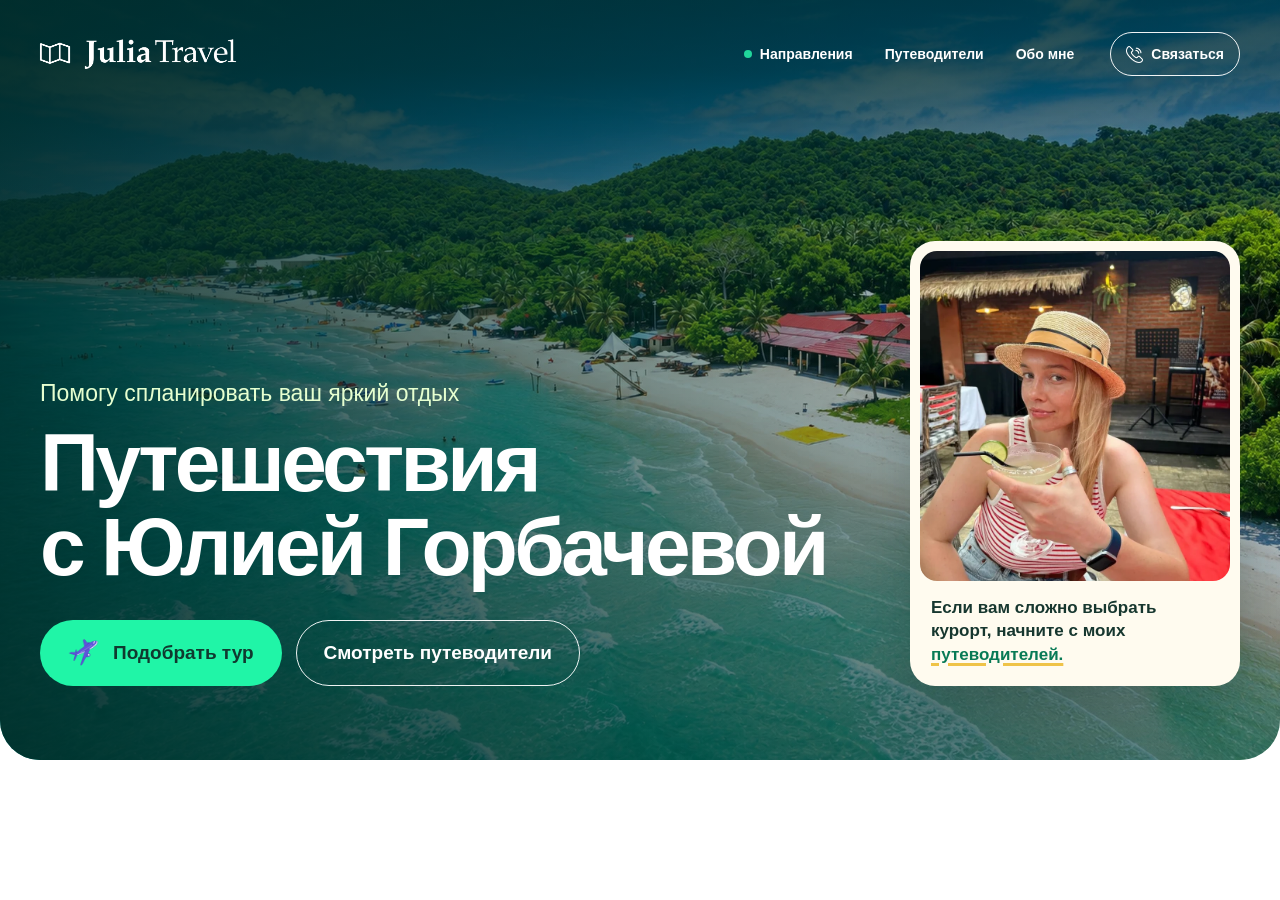
<file: stan-inspired/index.html>
<!doctype html>
<html lang="ru" id="top">
<head>
  <meta charset="utf-8">
  <meta name="viewport" content="width=device-width, initial-scale=1">
  <meta name="robots" content="noindex, nofollow">
  <title>Julia Travel — 03. Тропический импульс</title>
  <meta name="description" content="Направления, полезные материалы и путеводители для путешествия во Вьетнам.">
<link rel="stylesheet" href="../assets/css/common.css">
<link rel="stylesheet" href="../assets/css/stan-inspired.css">
<script src="../assets/js/concept-names.js" defer></script>
<script src="../assets/js/concepts.js" defer></script>
</head>
<body class="concept-stan">
<a class="skip-link" href="#main">Перейти к содержимому</a>



<main id="main">
<div class="stan-stage">
<video class="hero__video" autoplay muted loop playsinline preload="metadata" poster="../assets/images/img-1920x1080-q85.webp" aria-hidden="true"><source data-src="https://www.dropbox.com/scl/fi/ghgn0lcwpjb3nn3eptv3x/plyagh.mp4?rlkey=f90kkj7xe7v4wa0hpgbo7ccpf&amp;raw=1" type="video/mp4"></video>
<script>
  (() => {
    const video = document.querySelector('.hero__video');
    const source = video.querySelector('source');
    const reducedMotion = matchMedia('(prefers-reduced-motion: reduce)');
    const updateMotion = () => {
      if (reducedMotion.matches) {
        video.pause(); video.classList.remove('is-playing'); source.removeAttribute('src'); video.load();
      } else {
        source.src = source.dataset.src; video.load();
        video.play().catch(() => video.classList.remove('is-playing'));
      }
    };
    video.addEventListener('playing', () => video.classList.add('is-playing'));
    video.addEventListener('error', () => video.classList.remove('is-playing'), true);
    video.addEventListener('pause', () => video.classList.remove('is-playing'));
    reducedMotion.addEventListener('change', updateMotion);
    updateMotion();
  })();
</script>
<header class="site-header">
  <div class="container header-inner">
    <a class="brand" href="#top" aria-label="Julia Travel — наверх"><img class="stan-logo" src="../assets/images/logo.png" width="1529" height="263" alt=""></a>
    <nav class="site-nav" aria-label="Основная навигация">
      <a href="#destinations" aria-current="location">Направления</a>
      <button type="button" aria-disabled="true" title="Раздел готовится">Путеводители</button>
      <button type="button" aria-disabled="true" title="Раздел готовится">Обо мне</button>
    </nav>
    <button class="stan-contact" type="button" aria-disabled="true" title="Контакт пока не указан"><img src="../assets/images/vibrating-phone.png" width="80" height="80" alt="">Связаться</button>
  </div>
</header>
  <section class="hero container" aria-labelledby="hero-title">
    <div class="hero-copy">
      <p class="stan-eyebrow">Помогу спланировать ваш яркий отдых</p>
      <h1 id="hero-title"><span>Путешествия</span> <span>с&nbsp;Юлией Горбачевой</span></h1>
      <div class="stan-actions">
        <a class="button button-primary stan-takeoff" href="#destinations"><img src="../assets/images/julia-travel-passenger-plane-violet-80.png" width="80" height="80" alt="" aria-hidden="true"><span>Подобрать тур</span></a>
        <button class="button stan-guides" type="button" aria-disabled="true" title="Раздел готовится">Смотреть путеводители</button>
      </div>
    </div>
    <figure class="stan-card"><div class="stan-card-image"><img src="../assets/images/img-800x1067-q85.webp" width="800" height="1067" alt="Юлия в соломенной шляпе" fetchpriority="high"></div><figcaption><p>Если вам сложно выбрать курорт, начните с моих <span>путеводителей.</span></p></figcaption></figure>
  </section>
</div>
  <section class="destinations section container" id="destinations" aria-labelledby="destinations-title" hidden>
    <div class="section-heading"><div><h2 id="destinations-title">Выберите своё направление</h2></div><p>Островной ритм или город у моря?<br> Познакомьтесь с обоими.</p></div>
    <div class="destination-grid">
      <article class="destination-card" id="phu-quoc-card">
        <a class="destination-image" href="#phu-quoc-card" aria-label="Фукуок — посмотреть пример направления"><img class="" src="../assets/images/img-1024x1820-q85 (22).webp" width="1024" height="1820" alt="Тропический сад с пальмами" loading="lazy"></a>
        <div class="destination-text"><div><h3><a href="#phu-quoc-card">Фукуок</a></h3><p>Пляжи, отели, развлечения и маршруты.</p></div><a class="round-link" href="#phu-quoc-card" aria-label="Подробнее о Фукуоке"><svg viewBox="0 0 24 24" aria-hidden="true"><path d="M5 12h14m-5-5 5 5-5 5" fill="none" stroke="currentColor" stroke-width="1.7" stroke-linecap="round" stroke-linejoin="round"/></svg></a></div>
      </article>
      <article class="destination-card" id="nha-trang-card">
        <a class="destination-image" href="#nha-trang-card" aria-label="Нячанг — посмотреть пример направления"><img class="" src="../assets/images/img-1024x1820-q85 (7).webp" width="1024" height="1820" alt="Чашка кофе на террасе с видом на бассейн" loading="lazy"></a>
        <div class="destination-text"><div><h3><a href="#nha-trang-card">Нячанг</a></h3><p>Городской отдых у моря, достопримечательности и экскурсии.</p></div><a class="round-link" href="#nha-trang-card" aria-label="Подробнее о Нячанге"><svg viewBox="0 0 24 24" aria-hidden="true"><path d="M5 12h14m-5-5 5 5-5 5" fill="none" stroke="currentColor" stroke-width="1.7" stroke-linecap="round" stroke-linejoin="round"/></svg></a></div>
      </article>
    </div>
  </section>
</main>






</body>
</html>
</file>
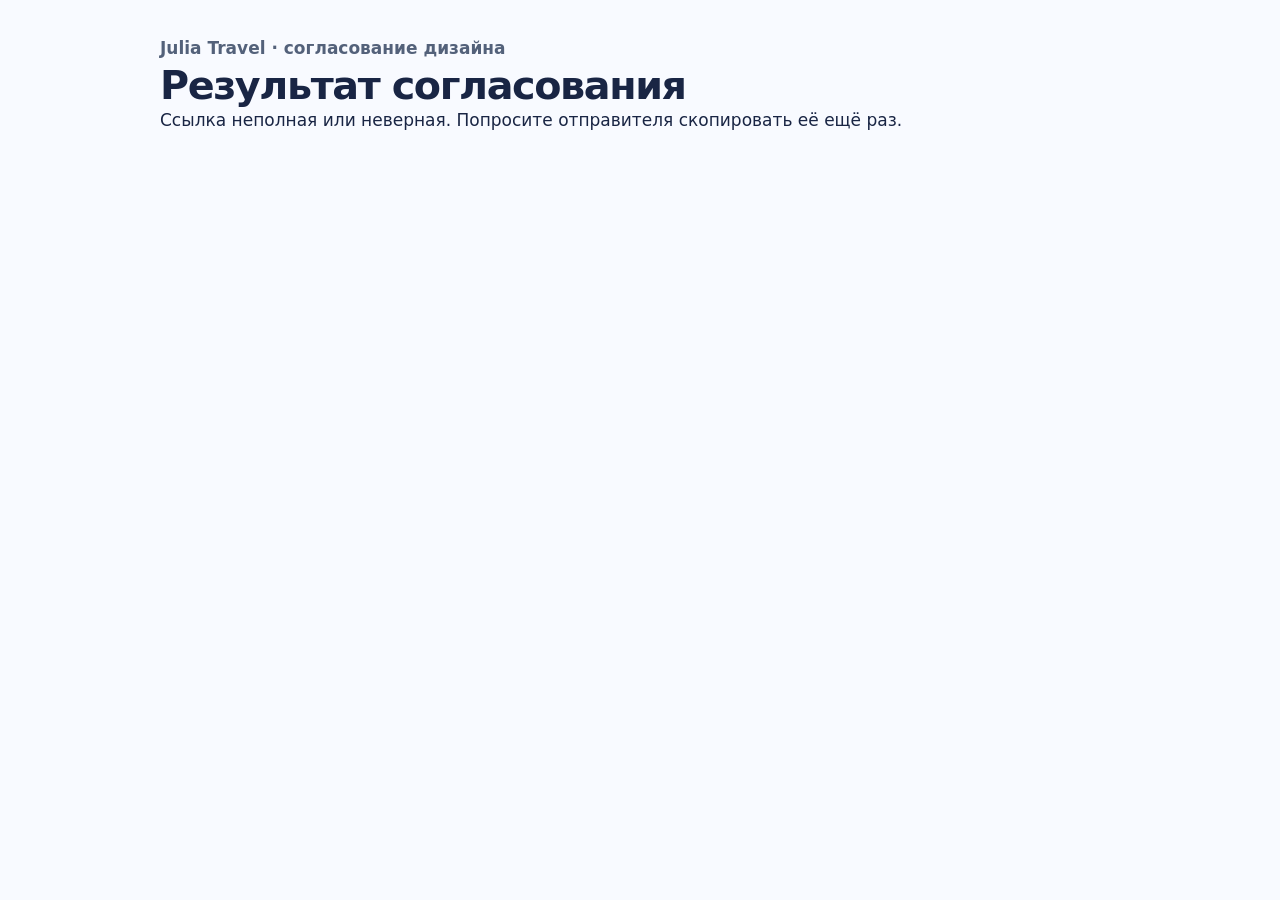
<file: result.html>
<!doctype html>
<html lang="ru">
<head>
  <meta charset="utf-8">
  <meta name="viewport" content="width=device-width, initial-scale=1">
  <meta name="robots" content="noindex, nofollow, noarchive">
  <meta name="referrer" content="no-referrer">
  <title>Julia Travel — результат согласования</title>
  <link rel="stylesheet" href="assets/css/comparison.css">
  <script src="assets/js/concept-names.js?v=05-title" defer></script>
  <script src="assets/js/review-config.js" defer></script>
  <script src="assets/js/review-api.js?v=05-colors" defer></script>
  <script src="assets/js/result.js" defer></script>
</head>
<body>
<main class="comparison saved-review">
  <p class="result-brand">Julia Travel · согласование дизайна</p>
  <h1 id="result-heading">Результат согласования</h1>
  <p id="result-status" role="status">Загружаем сохранённый результат…</p>
  <button id="retry-result" type="button" class="outline-button" hidden>Повторить загрузку</button>
  <div id="saved-content" hidden>
    <section class="review-section"><h2>Цветовая палитра</h2><div id="saved-palette" class="saved-palette"></div></section>
    <section class="review-section"><h2>Пожелания заказчицы</h2><p id="saved-comment" class="saved-comment"></p></section>
    <section class="review-section"><h2>Сайты-референсы</h2><ul id="saved-references" class="saved-references"></ul></section>
    <section class="review-section"><h2>Изображения</h2><p class="section-note">Нажмите на изображение, чтобы открыть полный размер. Доступ к файлам обновляется при повторной загрузке этой страницы.</p><div id="saved-images" class="image-previews"></div></section>
    <p class="field-note">Результат доступен обладателям этой ссылки. Сохраните её и не публикуйте в открытом доступе.</p>
  </div>
</main>
</body>
</html>
</file>
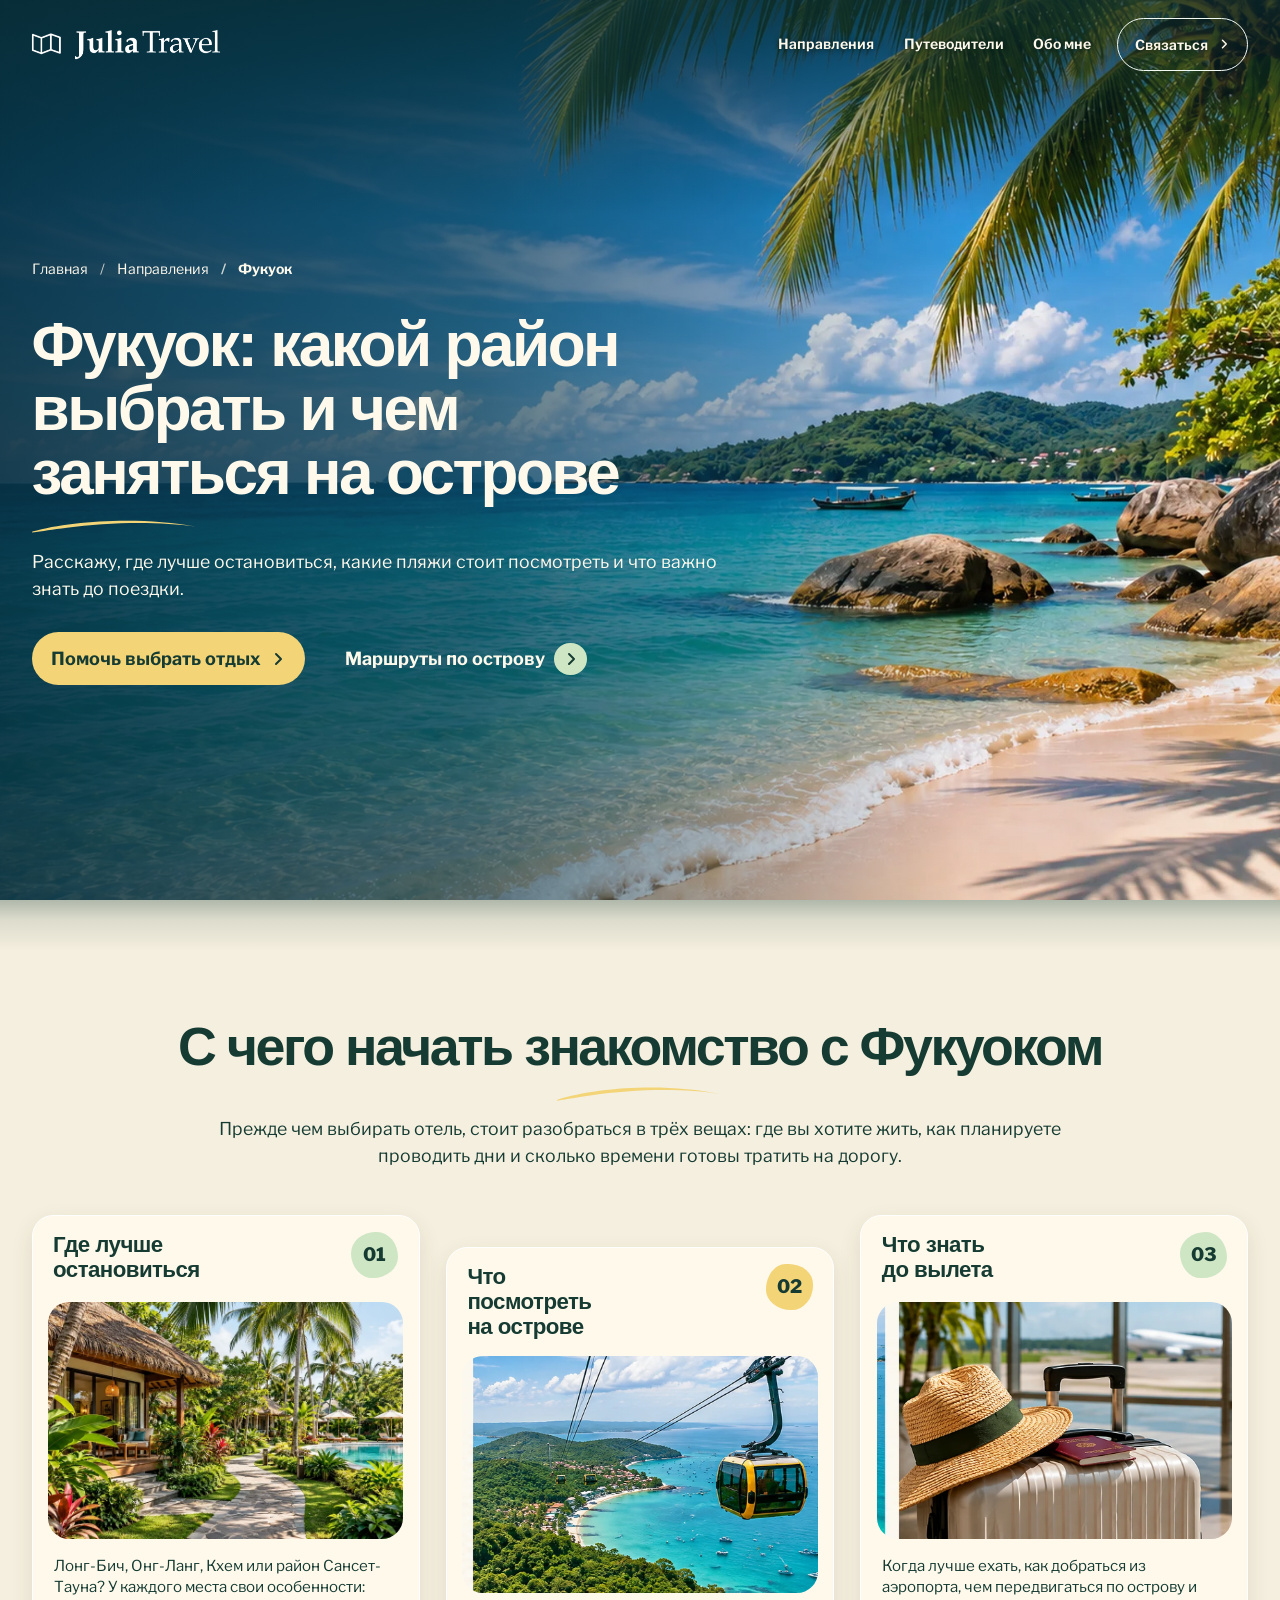
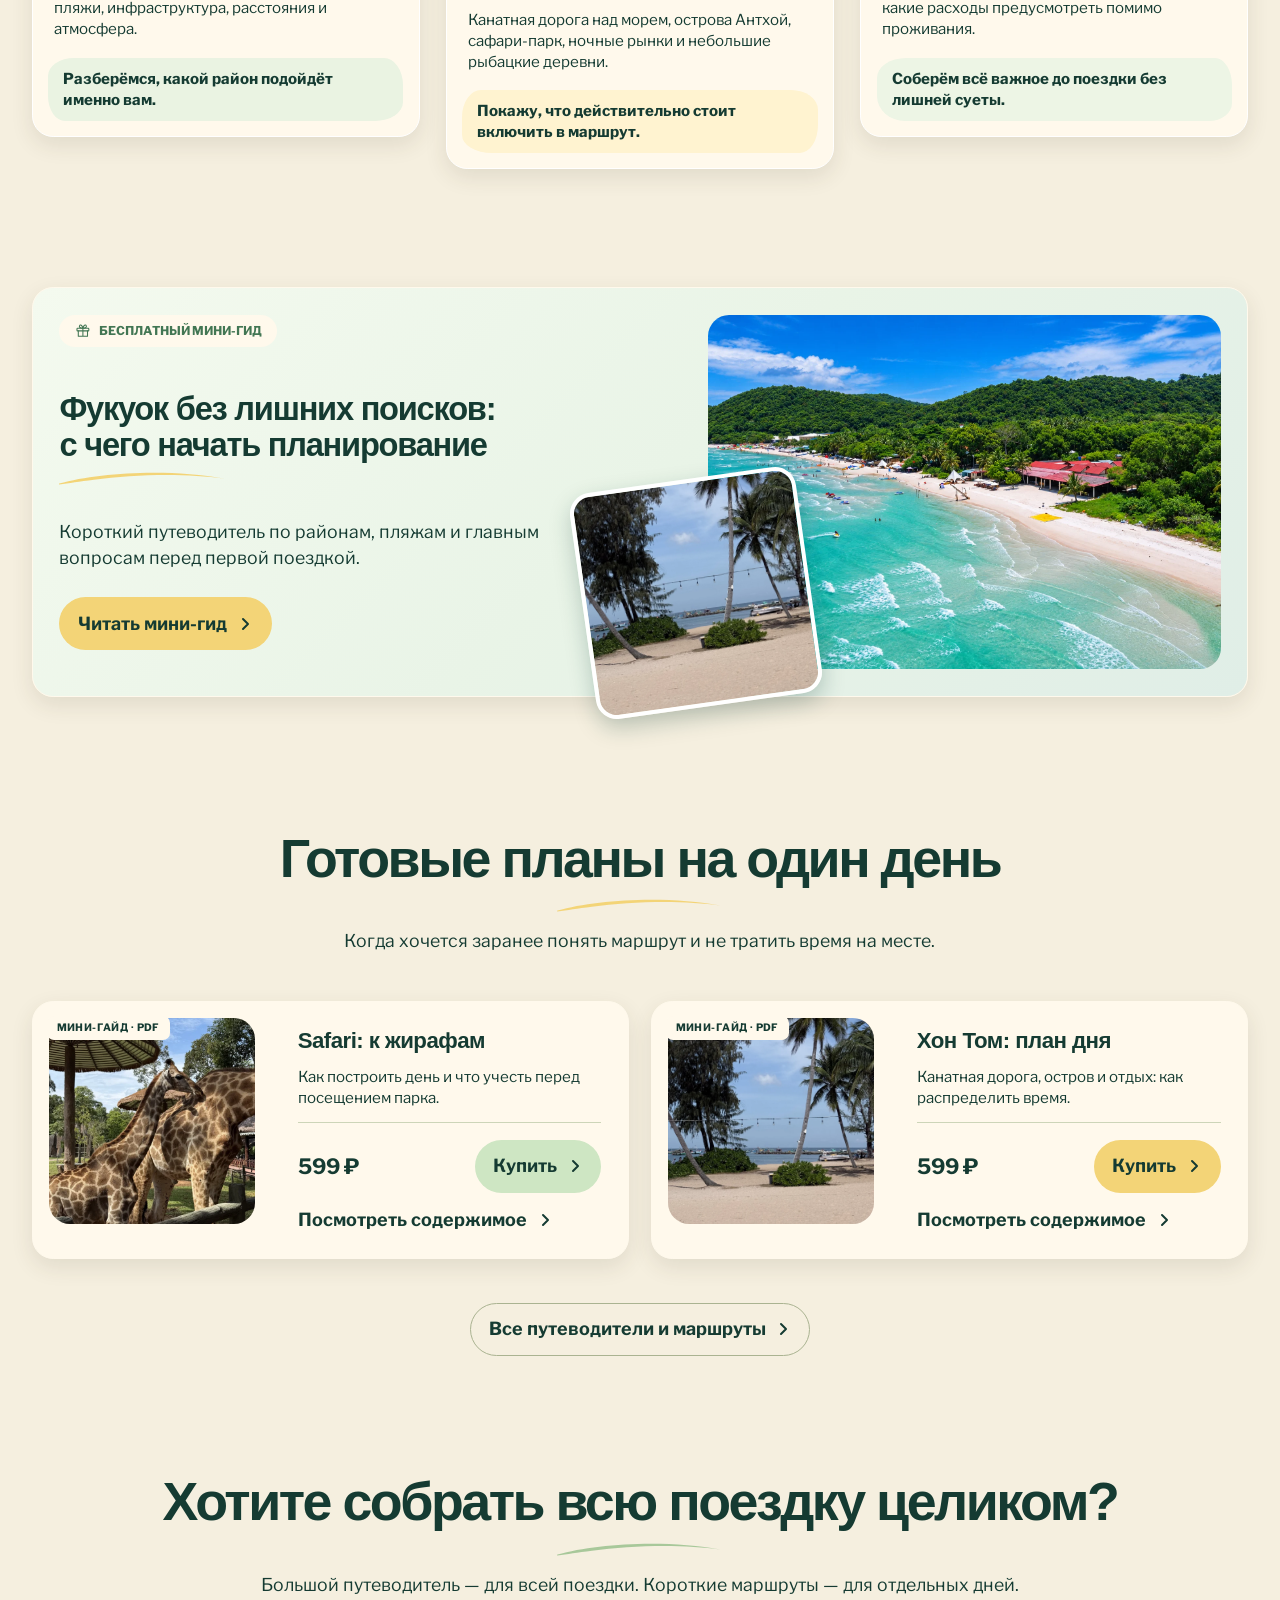
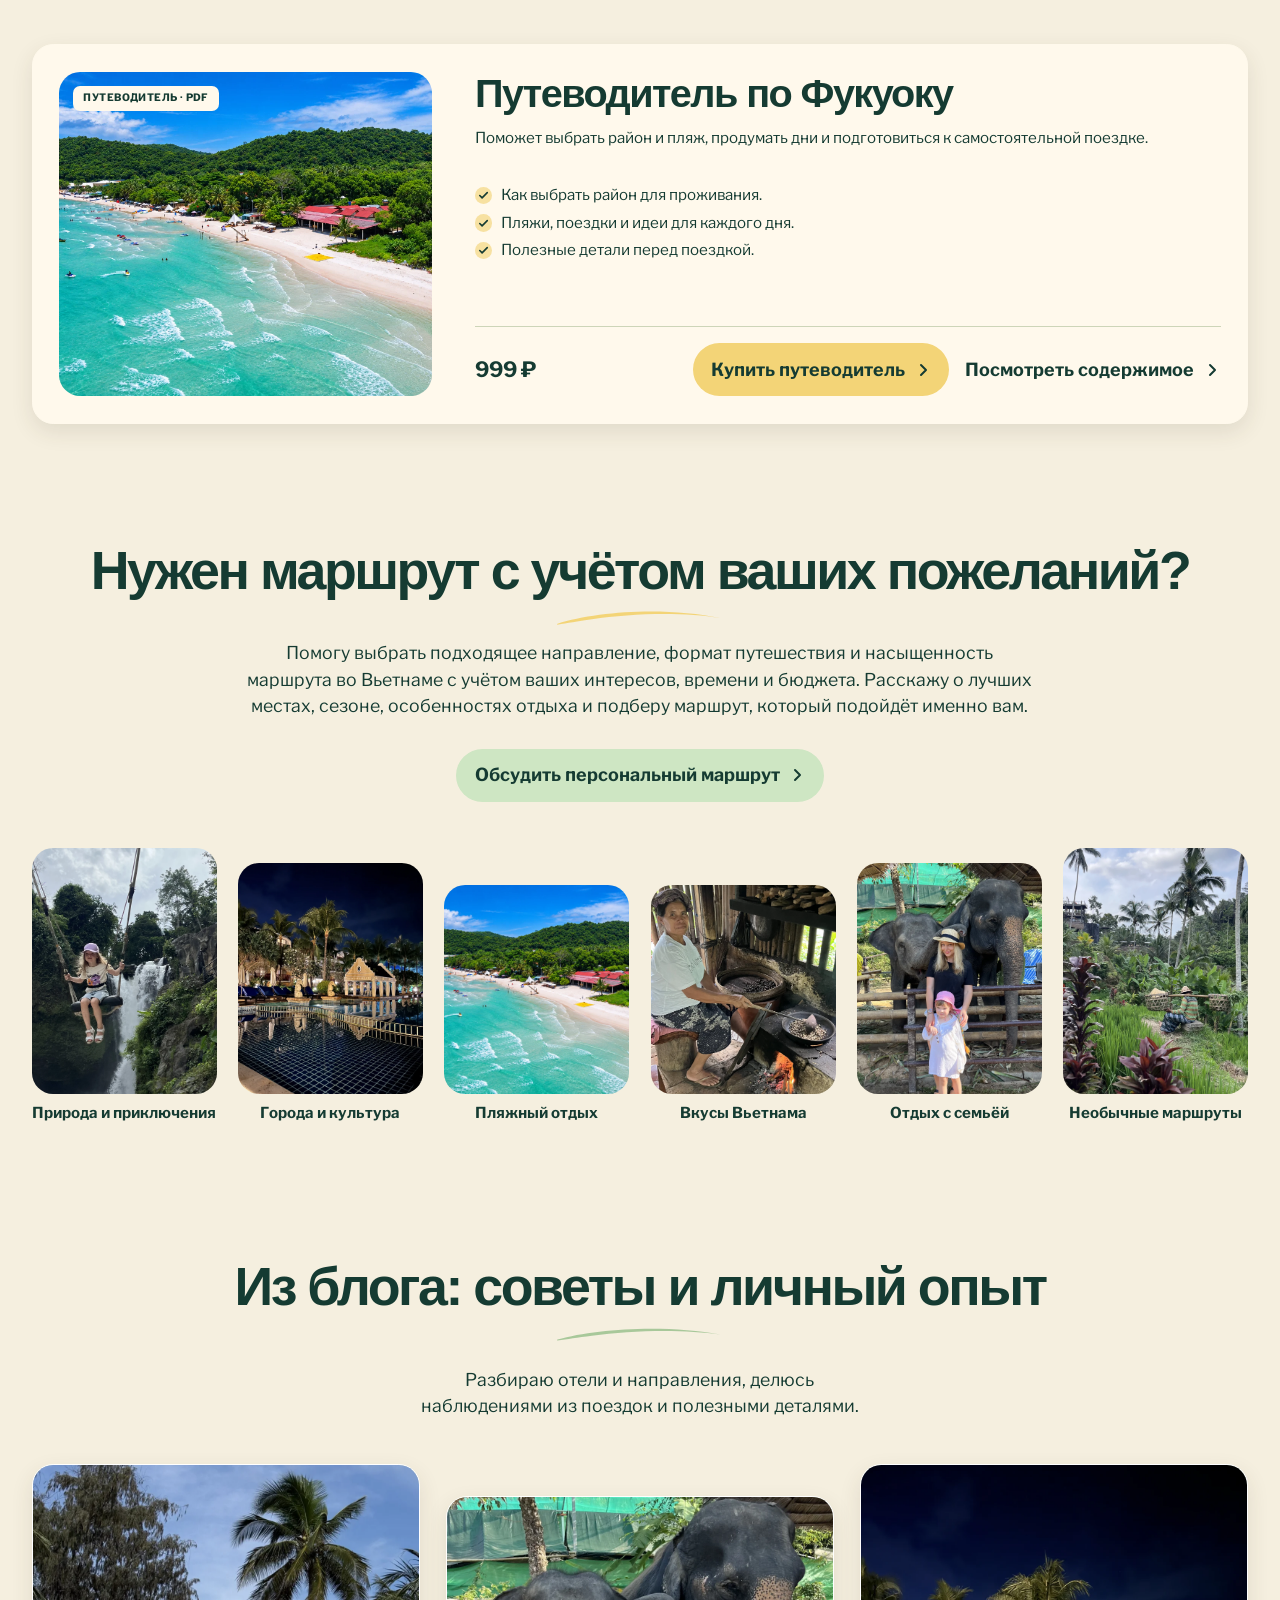
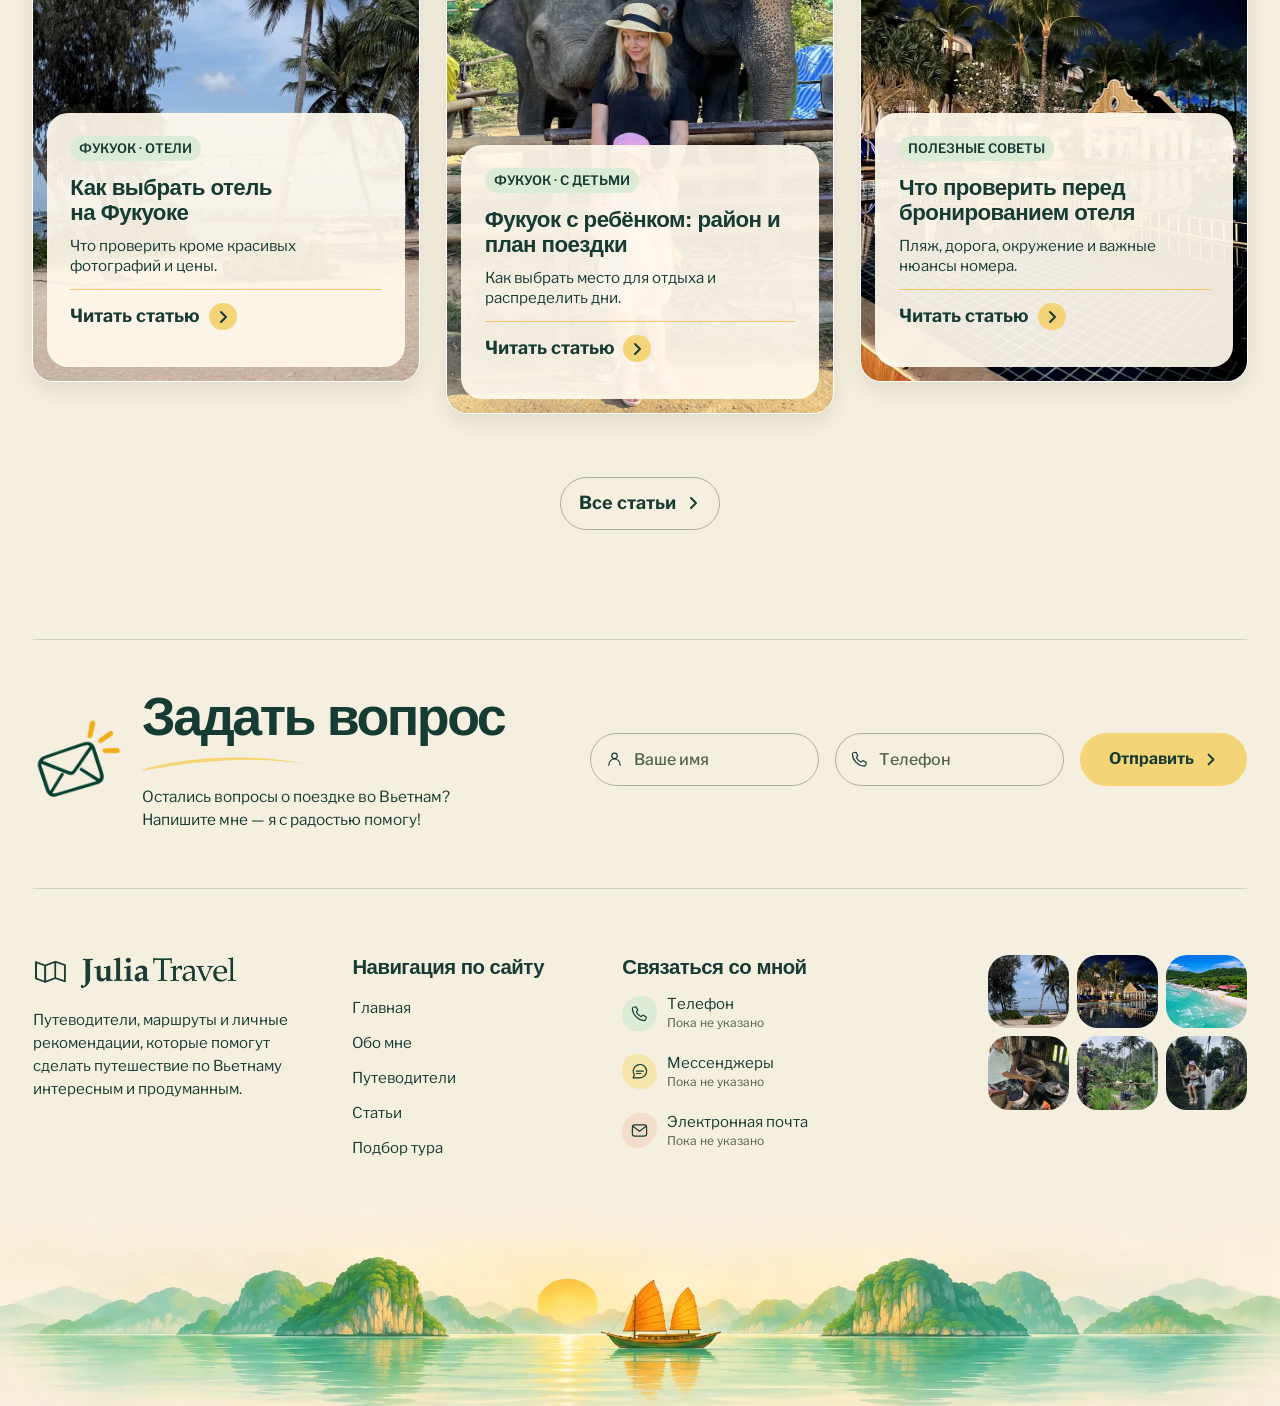
<file: minimal-julia/phu-quoc.html>
<!doctype html>
<html lang="ru" id="top">
<head>
  <meta charset="utf-8">
  <meta name="viewport" content="width=device-width, initial-scale=1">
  <meta name="robots" content="noindex,nofollow">
  <script>document.documentElement.classList.add('phu-lqip');</script>
  <link rel="preload" as="image" href="../assets/images/img-1920x1081-q85 f.webp" type="image/webp" fetchpriority="high">
  <title>Фукуок · Страница направления — Julia Travel</title>
  <link rel="icon" href="../assets/images/logo.png" type="image/png">
  <link rel="stylesheet" href="../assets/fonts/fonts.css">
  <link rel="stylesheet" href="../assets/css/common.css">
  <link rel="stylesheet" href="../assets/css/emerald-lagoon.css">
  <link rel="stylesheet" href="../assets/css/design-tokens.css?v=media-1">
  <link rel="stylesheet" href="../assets/css/minimal-julia.css?v=hero-1">
  <link rel="stylesheet" href="../assets/css/phu-quoc.css?v=grid-2">
  <link rel="stylesheet" href="../assets/css/julia-shared-components.css?v=media-1">
  <script src="../assets/js/minimal-julia.js?v=12" defer></script>
</head>
<body class="concept-lagoon phu-quoc-page">
  <a class="skip-link" href="#main">Перейти к содержимому</a>
  <main id="main">
    <div class="phu-hero-shell">
      <img class="phu-hero-photo" src="../assets/images/img-1920x1081-q85 f.webp" width="1920" height="1081" alt="" fetchpriority="high">
      <script>
        (() => {
          const hero = document.querySelector('.phu-hero-shell');
          const image = hero?.querySelector('.phu-hero-photo');
          if (!hero || !image) return;
          const reveal = () => {
            if (!image.naturalWidth) return;
            const finish = () => hero.classList.add('phu-hero-loaded');
            if (image.decode) image.decode().then(finish, finish);
            else finish();
          };
          if (image.complete) reveal();
          else image.addEventListener('load', reveal, { once: true });
        })();
      </script>
      <header class="site-header phu-site-header" role="banner">
        <div class="container header-inner">
          <a class="brand" href="index.html" aria-label="Julia Travel — главная"><img class="lagoon-logo" src="../assets/images/logo.png" width="1529" height="263" alt=""></a>
          <nav class="site-nav" aria-label="Основная навигация">
            <a href="index.html#destinations">Направления</a>
            <a href="index.html#phu-quoc-guide">Путеводители</a>
            <a href="index.html#about-julia">Обо мне</a>
          </nav>
          <a class="lagoon-contact phu-cta" href="#contact">Связаться <span class="phu-chevron" aria-hidden="true"></span></a>
        </div>
      </header>
      <section class="phu-hero" aria-labelledby="phu-title">
        <div class="v5-wrap">
          <nav class="phu-crumbs" aria-label="Хлебные крошки">
            <ol>
              <li><a href="index.html">Главная</a></li>
              <li><a href="index.html#destinations">Направления</a></li>
              <li aria-current="page">Фукуок</li>
            </ol>
          </nav>
          <h1 id="phu-title">Фукуок: какой район выбрать и чем заняться на острове</h1>
          <p class="phu-intro">Расскажу, где лучше остановиться, какие пляжи стоит посмотреть и что важно знать до поездки.</p>
          <div class="button-row phu-hero-actions">
            <a class="v5-button primary phu-cta" href="#help">Помочь выбрать отдых <span class="phu-chevron" aria-hidden="true"></span></a>
            <a class="v5-button phu-cta phu-hero-route" href="#routes">Маршруты по острову <span class="phu-chevron-disc" aria-hidden="true"><span class="phu-chevron"></span></span></a>
          </div>
        </div>
      </section>
    </div>

    <section class="phu-section" id="planning" aria-labelledby="planning-title">
      <div class="v5-wrap">
        <header class="phu-section-intro">
          <h2 id="planning-title">С чего начать знакомство с Фукуоком</h2>
          <p>Прежде чем выбирать отель, стоит разобраться в трёх вещах: где вы хотите жить, как планируете проводить дни и сколько времени готовы тратить на дорогу.</p>
        </header>
        <div class="v5-grid phu-planning-grid">
          <article class="card phu-planning-card">
            <header class="phu-planning-heading"><h3>Где лучше остановиться</h3><span class="lagoon-offers-number" aria-hidden="true">01</span></header>
            <div class="phu-planning-photo"><img src="../assets/images/img-768x512-q85 (1).webp" width="768" height="512" alt="Тропический сад и дорожка рядом с курортным отелем" loading="lazy"></div>
            <p>Лонг-Бич, Онг-Ланг, Кхем или район Сансет-Тауна? У каждого места свои особенности: пляжи, инфраструктура, расстояния и атмосфера.</p>
            <p class="phu-takeaway">Разберёмся, какой район подойдёт именно вам.</p>
          </article>
          <article class="card phu-planning-card">
            <header class="phu-planning-heading"><h3>Что посмотреть на острове</h3><span class="lagoon-offers-number" aria-hidden="true">02</span></header>
            <div class="phu-planning-photo"><img src="../assets/images/img-1024x683-q85 (40).webp" width="1024" height="683" alt="Кабина канатной дороги над берегом и морем" loading="lazy"></div>
            <p>Канатная дорога над морем, острова Антхой, сафари-парк, ночные рынки и небольшие рыбацкие деревни.</p>
            <p class="phu-takeaway">Покажу, что действительно стоит включить в маршрут.</p>
          </article>
          <article class="card phu-planning-card">
            <header class="phu-planning-heading"><h3>Что знать до вылета</h3><span class="lagoon-offers-number" aria-hidden="true">03</span></header>
            <div class="phu-planning-photo"><img src="../assets/images/img-1024x683-q85 (50).webp" width="1024" height="683" alt="Чемодан и соломенная шляпа у окна аэропорта" loading="lazy"></div>
            <p>Когда лучше ехать, как добраться из аэропорта, чем передвигаться по острову и какие расходы предусмотреть помимо проживания.</p>
            <p class="phu-takeaway">Соберём всё важное до поездки без лишней суеты.</p>
          </article>
        </div>
      </div>
    </section>

    <section class="phu-section phu-mini-section" id="mini-guide" aria-labelledby="mini-guide-title">
      <div class="v5-wrap v5-grid phu-mint-card phu-mini">
        <div class="phu-mini-copy">
          <p class="phu-mini-label">
            <svg viewBox="0 0 24 24" fill="none" stroke="currentColor" stroke-width="1.6" stroke-linecap="round" stroke-linejoin="round" aria-hidden="true"><rect x="3" y="8" width="18" height="4" rx="1"/><path d="M5 12v8h14v-8M12 8v12m0-12C7 8 6 6 7 4s4-1 5 4Zm0 0c5 0 6-2 5-4s-4-1-5 4Z"/></svg>
            БЕСПЛАТНЫЙ МИНИ-ГИД
          </p>
          <h2 id="mini-guide-title">Фукуок без лишних поисков: с чего начать планирование</h2>
          <p class="phu-intro">Короткий путеводитель по районам, пляжам и главным вопросам перед первой поездкой.</p>
          <button class="v5-button phu-cta phu-dark-action" type="button" aria-disabled="true" title="Мини-гид готовится">Читать мини-гид <span class="phu-chevron" aria-hidden="true"></span></button>
        </div>
        <div class="phu-mini-media">
          <div class="phu-mini-main-frame">
            <img class="phu-mini-main" src="../assets/images/img-1920x1080-q85.webp" width="1920" height="1080" alt="Тропическое побережье с бирюзовой водой" loading="lazy">
          </div>
          <div class="phu-mini-inset-frame">
            <img class="phu-mini-inset" src="../assets/images/img-1024x1820-q85 (33).webp" width="1024" height="1820" alt="Пальмы на песчаном пляже" loading="lazy">
          </div>
        </div>
      </div>
    </section>

    <section class="phu-section" id="routes" aria-labelledby="routes-title">
      <div class="v5-wrap">
        <header class="phu-section-intro">
          <h2 id="routes-title">Готовые планы на один день</h2>
          <p>Когда хочется заранее понять маршрут и не тратить время на месте.</p>
        </header>
        <div class="v5-grid phu-routes-grid">
          <article class="card phu-route">
            <div class="phu-product-media"><img src="../assets/images/img-640x640-q85 (21).webp" width="640" height="640" alt="Жирафы в сафари-парке" loading="lazy"><span class="media-badge">МИНИ-ГАЙД · PDF</span></div>
            <div class="phu-route-copy">
              <h3>Safari: к жирафам</h3><p>Как построить день и что учесть перед посещением парка.</p>
              <div class="phu-purchase jt-day-actions"><strong>599 ₽</strong><button class="v5-button primary" type="button" aria-disabled="true" title="В подготовке">Купить <span class="phu-chevron" aria-hidden="true"></span></button><button class="jt-day-details" type="button" aria-disabled="true" title="В подготовке">Посмотреть содержимое <span class="phu-chevron" aria-hidden="true"></span></button></div>
            </div>
          </article>
          <article class="card phu-route">
            <div class="phu-product-media"><img src="../assets/images/img-1024x1820-q85 (33).webp" width="1024" height="1820" alt="Пальмы у песчаного берега" loading="lazy"><span class="media-badge">МИНИ-ГАЙД · PDF</span></div>
            <div class="phu-route-copy">
              <h3>Хон Том: план дня</h3><p>Канатная дорога, остров и отдых: как распределить время.</p>
              <div class="phu-purchase jt-day-actions"><strong>599 ₽</strong><button class="v5-button primary" type="button" aria-disabled="true" title="В подготовке">Купить <span class="phu-chevron" aria-hidden="true"></span></button><button class="jt-day-details" type="button" aria-disabled="true" title="В подготовке">Посмотреть содержимое <span class="phu-chevron" aria-hidden="true"></span></button></div>
            </div>
          </article>
        </div>
        <div class="section-action"><a class="v5-button phu-cta" href="index.html#phu-quoc-guide">Все путеводители и маршруты <span class="phu-chevron" aria-hidden="true"></span></a></div>
      </div>
    </section>

    <section class="phu-section" id="guide" aria-labelledby="guide-title">
      <div class="v5-wrap">
        <header class="phu-section-intro">
          <h2 id="guide-title">Хотите собрать всю поездку целиком?</h2>
          <p>Большой путеводитель — для всей поездки. Короткие маршруты — для отдельных дней.</p>
        </header>
        <article class="v5-grid phu-mint-card phu-guide">
          <div class="phu-product-media"><img src="../assets/images/img-1920x1080-q85.webp" width="1920" height="1080" alt="Вид с высоты на пляж и бирюзовую бухту" loading="lazy"><span class="media-badge">ПУТЕВОДИТЕЛЬ · PDF</span></div>
          <div class="phu-guide-copy">
            <h3>Путеводитель по Фукуоку</h3>
            <p>Поможет выбрать район и пляж, продумать дни и подготовиться к самостоятельной поездке.</p>
            <ul id="guide-contents" tabindex="-1">
              <li>Как выбрать район для проживания.</li>
              <li>Пляжи, поездки и идеи для каждого дня.</li>
              <li>Полезные детали перед поездкой.</li>
            </ul>
            <div class="phu-purchase">
              <strong>999 ₽</strong>
              <button class="v5-button primary phu-cta" type="button" aria-disabled="true" title="Ссылка на покупку готовится">Купить путеводитель <span class="phu-chevron" aria-hidden="true"></span></button>
              <a class="phu-cta phu-text-action" href="#guide-contents">Посмотреть содержимое <span class="phu-chevron" aria-hidden="true"></span></a>
            </div>
          </div>
        </article>
      </div>
    </section>

    <section class="phu-section phu-help" id="help" aria-labelledby="help-title">
      <div class="v5-wrap">
        <header class="phu-section-intro">
          <h2 id="help-title">Нужен маршрут с учётом ваших пожеланий?</h2>
          <p>Помогу выбрать подходящее направление, формат путешествия и насыщенность маршрута во Вьетнаме с учётом ваших интересов, времени и бюджета. Расскажу о лучших местах, сезоне, особенностях отдыха и подберу маршрут, который подойдёт именно вам.</p>
          <a class="v5-button phu-cta phu-light-action" href="#contact">Обсудить персональный маршрут <span class="phu-chevron" aria-hidden="true"></span></a>
        </header>
        <div class="v5-grid phu-gallery">
          <figure><img src="../assets/images/img-1024x1820-q85 (12).webp" width="1024" height="1820" alt="Качели у водопада" loading="lazy"><figcaption>Природа и приключения</figcaption></figure>
          <figure><img src="../assets/images/img-1024x1365-q85.webp" width="1024" height="1365" alt="Вечерние огни и архитектура" loading="lazy"><figcaption>Города и культура</figcaption></figure>
          <figure><img src="../assets/images/img-1920x1080-q85.webp" width="1920" height="1080" alt="Песчаный берег рядом с зелёными холмами" loading="lazy"><figcaption>Пляжный отдых</figcaption></figure>
          <figure><img src="../assets/images/img-1024x1820-q85 (21).webp" width="1024" height="1820" alt="Приготовление еды на открытом огне" loading="lazy"><figcaption>Вкусы Вьетнама</figcaption></figure>
          <figure><img src="../assets/images/img-1000x1778-q85 (2).webp" width="1000" height="1778" alt="Взрослый и ребёнок рядом со слонами" loading="lazy"><figcaption>Отдых с семьёй</figcaption></figure>
          <figure><img src="../assets/images/img-1024x1820-q85 (22).webp" width="1024" height="1820" alt="Дорожка в тропическом саду" loading="lazy"><figcaption>Необычные маршруты</figcaption></figure>
        </div>
      </div>
    </section>
    <section class="lagoon-blog phu-section" id="useful-articles" aria-labelledby="lagoon-blog-title">
    <div class="container" data-reveal-group>

      <header class="lagoon-blog-intro">
        <div data-reveal="title">
          <h2 id="lagoon-blog-title">Из блога: советы и личный опыт</h2>
        </div>
        <p data-reveal="description">Разбираю отели и направления, делюсь наблюдениями из поездок и полезными деталями.</p>
      </header>
      <div class="lagoon-blog-grid">
        <article class="lagoon-article" data-reveal="blog-card">
          <img src="../assets/images/img-1024x1820-q85 (33).webp" alt="Временная фотография из поездки" loading="lazy">
          <div class="lagoon-article-panel">
            <span class="lagoon-reading-time">ФУКУОК · ОТЕЛИ</span>
            <h3>Как выбрать отель на Фукуоке</h3>
            <p>Что проверить кроме красивых фотографий и цены.</p>
            <div class="lagoon-article-action">
              <button class="lagoon-article-read" type="button" aria-disabled="true" title="Статья готовится">Читать статью <span class="phu-chevron-disc" aria-hidden="true"><span class="phu-chevron" aria-hidden="true"></span></span></button>
            </div>
          </div>
        </article>
        <article class="lagoon-article" data-reveal="blog-card">
          <img src="../assets/images/img-1000x1778-q85 (2).webp" alt="Временная фотография из поездки" loading="lazy">
          <div class="lagoon-article-panel">
            <span class="lagoon-reading-time">ФУКУОК · С ДЕТЬМИ</span>
            <h3>Фукуок с ребёнком: район и план поездки</h3>
            <p>Как выбрать место для отдыха и распределить дни.</p>
            <div class="lagoon-article-action">
              <button class="lagoon-article-read" type="button" aria-disabled="true" title="Статья готовится">Читать статью <span class="phu-chevron-disc" aria-hidden="true"><span class="phu-chevron" aria-hidden="true"></span></span></button>
            </div>
          </div>
        </article>
        <article class="lagoon-article" data-reveal="blog-card">
          <img src="../assets/images/img-1024x1365-q85.webp" alt="" loading="lazy">
          <div class="lagoon-article-panel">
            <span class="lagoon-reading-time">ПОЛЕЗНЫЕ СОВЕТЫ</span>
            <h3>Что проверить перед бронированием отеля</h3>
            <p>Пляж, дорога, окружение и важные нюансы номера.</p>
            <div class="lagoon-article-action">
              <button class="lagoon-article-read" type="button" aria-disabled="true" title="Статья готовится">Читать статью <span class="phu-chevron-disc" aria-hidden="true"><span class="phu-chevron" aria-hidden="true"></span></span></button>
            </div>
          </div>
        </article>
      </div>
      <div class="lagoon-materials-actions lagoon-blog-actions" data-reveal="material-actions">
        <div>
          <a class="v5-button phu-cta" href="index.html#useful-articles">Все статьи <span class="phu-chevron" aria-hidden="true"></span></a>
        </div>
      </div>
    </div>
  </section>
  </main>
  <footer class="lagoon-footer" id="footer">
    <div class="container" data-reveal-group>
      <section class="lagoon-footer-question" id="contact" aria-labelledby="lagoon-footer-title">
        <div class="lagoon-footer-intro" data-reveal="title">
          <img src="../assets/images/generated-drafts/img-200x200 (22).png" width="200" height="200" alt="" loading="lazy">
          <div>
            <h2 id="lagoon-footer-title">Задать вопрос</h2>
            <p>Остались вопросы о поездке во Вьетнам? Напишите мне — я с радостью помогу!</p>
          </div>
        </div>
        <form class="lagoon-footer-form" aria-labelledby="lagoon-footer-title" data-reveal="footer-form">
          <label class="lagoon-footer-field" for="lagoon-question-name">
            <svg viewBox="0 0 24 24" fill="none" stroke="currentColor" stroke-width="1.5" stroke-linecap="round" stroke-linejoin="round" aria-hidden="true"><circle cx="12" cy="8" r="3.5"/><path d="M5 20v-1a7 7 0 0 1 14 0v1"/></svg>
            <span class="lagoon-footer-label">Ваше имя</span>
            <input id="lagoon-question-name" type="text" autocomplete="name" placeholder="Ваше имя" required>
          </label>
          <label class="lagoon-footer-field" for="lagoon-question-phone">
            <svg viewBox="0 0 24 24" fill="none" stroke="currentColor" stroke-width="1.5" stroke-linecap="round" stroke-linejoin="round" aria-hidden="true"><path d="M7.5 3.5 10 7.8 8 10a13 13 0 0 0 6 6l2.2-2 4.3 2.5-.6 3A2 2 0 0 1 18 21C10 20.4 3.6 14 3 6a2 2 0 0 1 1.5-1.9z"/></svg>
            <span class="lagoon-footer-label">Телефон</span>
            <input id="lagoon-question-phone" type="tel" autocomplete="tel" placeholder="Телефон" required>
          </label>
          <button type="submit" class="phu-cta">Отправить <span class="phu-chevron" aria-hidden="true"></span></button>
          <p class="lagoon-footer-form-message" role="status"></p>
        </form>
      </section>
      <div class="lagoon-footer-content">
        <div class="lagoon-footer-brand" data-reveal="footer-column">
          <a href="index.html" aria-label="Julia Travel — наверх"><img src="../assets/images/logo.png" width="1529" height="263" alt="" loading="lazy"></a>
          <p>Путеводители, маршруты и личные рекомендации, которые помогут сделать путешествие по Вьетнаму интересным и продуманным.</p>
        </div>
        <nav class="lagoon-footer-nav" aria-labelledby="lagoon-footer-nav-title" data-reveal="footer-column">
          <h3 id="lagoon-footer-nav-title">Навигация по сайту</h3>
          <ul>
            <li><a href="index.html">Главная</a></li>
            <li><a href="index.html#about-julia">Обо мне</a></li>
            <li><a href="index.html#phu-quoc-guide">Путеводители</a></li>
            <li><a href="index.html#useful-articles">Статьи</a></li>
            <li><a href="index.html#offers">Подбор тура</a></li>
          </ul>
        </nav>
        <div class="lagoon-footer-contacts" data-reveal="footer-column">
          <h3>Связаться со мной</h3>
          <ul>
            <li><span class="lagoon-footer-contact-icon"><svg viewBox="0 0 24 24" fill="none" stroke="currentColor" stroke-width="1.5" stroke-linecap="round" stroke-linejoin="round" aria-hidden="true"><path d="M7.5 3.5 10 7.8 8 10a13 13 0 0 0 6 6l2.2-2 4.3 2.5-.6 3A2 2 0 0 1 18 21C10 20.4 3.6 14 3 6a2 2 0 0 1 1.5-1.9z"/></svg></span><span>Телефон<small>Пока не указано</small></span></li>
            <li><span class="lagoon-footer-contact-icon"><svg viewBox="0 0 24 24" fill="none" stroke="currentColor" stroke-width="1.5" stroke-linecap="round" stroke-linejoin="round" aria-hidden="true"><path d="M21 11.5a8.5 8.5 0 0 1-8.5 8.5H4l1.5-3.5A8.5 8.5 0 1 1 21 11.5Z"/><path d="M8 11.5h9m-9 3h6"/></svg></span><span>Мессенджеры<small>Пока не указано</small></span></li>
            <li><span class="lagoon-footer-contact-icon"><svg viewBox="0 0 24 24" fill="none" stroke="currentColor" stroke-width="1.5" stroke-linecap="round" stroke-linejoin="round" aria-hidden="true"><rect x="3" y="5" width="18" height="14" rx="3"/><path d="m4 7 8 6 8-6"/></svg></span><span>Электронная почта<small>Пока не указано</small></span></li>
          </ul>
        </div>
        <ul class="lagoon-footer-gallery" aria-label="Фотографии из Вьетнама" data-reveal="footer-gallery">
          <li><img src="../assets/images/img-1024x1820-q85 (33).webp" width="1024" height="1820" alt="Пальмы на песчаном пляже" loading="lazy"></li>
          <li><img src="../assets/images/img-1024x1365-q85.webp" width="1024" height="1365" alt="Городская набережная в вечернем свете" loading="lazy"></li>
          <li><img src="../assets/images/img-1920x1080-q85.webp" width="1920" height="1080" alt="Тропическая бухта с высоты" loading="lazy"></li>
          <li><img src="../assets/images/img-1024x1820-q85 (21).webp" width="1024" height="1820" alt="Приготовление еды во Вьетнаме" loading="lazy"></li>
          <li><img src="../assets/images/img-1024x1820-q85 (22).webp" width="1024" height="1820" alt="Пальмы в тропическом саду" loading="lazy"></li>
          <li><img src="../assets/images/img-1024x1820-q85 (12).webp" width="1024" height="1820" alt="Качели у водопада" loading="lazy"></li>
        </ul>
      </div>
    </div>
    <div class="lagoon-footer-panorama" aria-hidden="true">
      <img class="lagoon-footer-landscape" src="../assets/images/generated-drafts/img-1920x640-q85.webp" width="1920" height="640" alt="" loading="lazy">


    </div>
  </footer>
</body>
</html>
</file>
<file: assets/css/comparison.css>
* { box-sizing: border-box; }
[hidden] { display: none !important; }
[data-review-fields="comment"] [data-review-extra] { display: none; }
[data-review-fields="comment"] .review-grid { grid-template-columns: minmax(0,1fr); }
:root { color-scheme: light; --ink: #192544; --muted: #56617a; --line: #dbe2ee; --focus: #3157bc; }
body { margin: 0; color: var(--ink); background: #f8faff; font: 17px/1.5 system-ui,"Segoe UI",sans-serif; -webkit-font-smoothing: antialiased; }
button,input,textarea { font: inherit; }
button,a { -webkit-tap-highlight-color: transparent; }
button { cursor: pointer; }
button:disabled { cursor: default; }
button:focus-visible,a:focus-visible,input:focus-visible,textarea:focus-visible { outline: 3px solid var(--focus); outline-offset: 4px; }
h1,h2,p { margin: 0; }
.comparison { width: min(1280px,calc(100% - 64px)); margin: 36px auto; }
h1 { font-size: clamp(28px,3.1vw,40px); line-height: 1.16; letter-spacing: -.035em; font-weight: 700; }
.compare-title { font-size: 22px; line-height: 1.25; margin-top: 24px; letter-spacing: -.02em; }
.variant-options { display: grid; grid-template-columns: repeat(2,minmax(0,1fr)); gap: 16px; margin-top: 12px; }
.variant-option { --accent: #d51c42; --tint: #fff0f3; min-width: 0; display: grid; align-content: start; gap: 10px; padding: 14px 18px; background: #fff; color: var(--ink); border: 2px solid var(--line); border-radius: 14px; font-size: 17px; font-weight: 650; text-align: left; }
.variant-option.ocean { --accent: #5d40c5; --tint: #f0eeff; }
.variant-option.tropical { --accent: #007f80; --tint: #e8f9f5; }
.variant-option.stan { --accent: #6255ff; --tint: #eeecff; }
.variant-option.lagoon { --accent: #103f38; --tint: #f5efdf; }
.variant-option:hover { border-color: var(--accent); }
.variant-option[aria-pressed="true"] { border-color: #3157bc; background: #f2f5ff; }
.variant-option.is-selected { border-color: #007b6b; box-shadow: 0 0 0 1px #007b6b; background: #eefaf6; }
.palette { display: inline-flex; flex-wrap: nowrap; gap: 7px; }
.palette i { display: block; flex: 0 0 auto; width: 20px; height: 20px; border: 1px solid #00000028; border-radius: 50%; background: var(--color); }
[data-variant="minimal-julia"] .palette { grid-row: auto; flex-wrap: wrap; }
.palette-label { grid-column: 1; color: var(--muted); font-size: 13px; }
.variant-state { display: flex; flex-wrap: wrap; justify-content: space-between; gap: 6px 10px; font-size: 12px; font-weight: 600; min-height: 18px; }
.viewing-mark { color: #3157bc; visibility: hidden; }
[aria-pressed="true"] .viewing-mark { visibility: visible; }
.selected-mark { color: #006b5d; visibility: hidden; }
.is-selected .selected-mark { visibility: visible; }
.choice-bar { display: flex; justify-content: space-between; align-items: center; gap: 16px; margin-top: 24px; }
#choice-status { min-width: 0; font-size: 18px; }
#choice-status strong { font-weight: 700; }
.copy-button { min-height: 48px; padding: 12px 18px; border: 1px solid #233e86; border-radius: 10px; color: #fff; background: #3157bc; font-size: 15px; font-weight: 600; }
.copy-button:hover:not(:disabled) { background: #2649a6; }
.copy-button:disabled { background: #e8edf7; color: #67738c; border-color: #dbe2ee; }
#copy-message { color: #25594b; font-size: 14px; }
#copy-message:empty { display: none; }
.viewer-bar { display: flex; align-items: center; justify-content: space-between; gap: 16px; margin-block: 22px 12px; }
.devices { display: inline-flex; gap: 4px; padding: 4px; border: 1px solid var(--line); background: #edf1f8; border-radius: 10px; }
.devices button { min-height: 40px; padding: 8px 14px; border: 0; border-radius: 6px; color: var(--muted); background: transparent; font-size: 14px; font-weight: 550; }
.devices [aria-pressed="true"] { color: #fff; background: var(--ink); }
#full-preview { color: var(--ink); font-size: 14px; text-underline-offset: .25em; }
.preview-pages { margin-inline-end: auto; }
#preview-page-title { margin: 0 0 10px; color: var(--muted); font-size: 14px; font-weight: 650; }
.preview-stage { display: flex; align-items: start; justify-content: center; padding: 20px; border: 1px solid var(--line); border-radius: 16px; background: #e9eef6; }
.preview-viewport { width: 100%; min-width: 0; overflow: hidden; background: #fff; border: 1px solid #cbd5e2; border-radius: 10px; }
.preview-viewport.is-phone { box-sizing: content-box; width: min(390px,calc(100% - 12px)); border: 6px solid var(--ink); border-radius: 24px; }
iframe { display: block; width: 100%; height: 620px; border: 0; background: #fff; }
.is-phone iframe { height: 680px; }
.choice-bar { margin-top: 16px; }
#choice-check { color: #007b6b; font-weight: 700; }
.review-grid { display: grid; grid-template-columns: repeat(2,minmax(0,1fr)); gap: 24px; align-items: start; margin-top: 24px; }
.review-section { min-width: 0; padding: 24px; border: 1px solid var(--line); border-radius: 16px; background: #fff; }
.review-section h2 { font-size: 22px; line-height: 1.25; letter-spacing: -.02em; margin-bottom: 12px; }
.review-section label,.section-note { display: block; font-size: 16px; line-height: 1.5; color: var(--muted); }
input,textarea { width: 100%; min-width: 0; max-width: 100%; padding: 11px 12px; font-size: 16px; border: 1px solid #c7d2e3; border-radius: 8px; background: #fff; color: var(--ink); }
textarea { resize: vertical; line-height: 1.5; min-height: 120px; }
input { min-height: 46px; }
input::placeholder,textarea::placeholder { color: #748098; opacity: 1; }
[aria-invalid="true"] { border-color: #bc2948; }
#wishes { margin-top: 14px; max-height: 260px; }
.field-note { font-size: 13px; color: var(--muted); line-height: 1.5; }
#comment-count { text-align: right; margin-top: 4px; }
.field-error { margin-top: 8px; color: #a5233e; font-size: 14px; overflow-wrap: anywhere; }
.field-error:empty { display: none; }
.reference-row { margin-top: 16px; }
.reference-row > label { color: var(--ink); font-size: 14px; font-weight: 600; margin-bottom: 6px; }
.reference-input { display: flex; gap: 8px; align-items: center; }
.reference-input button { flex: 0 0 auto; width: 44px; height: 44px; background: #f2f5fa; color: var(--muted); border: 1px solid var(--line); border-radius: 8px; font-size: 23px; }
.reference-input button:disabled { color: #8993a7; background: #f8faff; }
.reference-actions { display: flex; align-items: center; justify-content: space-between; gap: 12px; }
.reference-actions:has(> a[hidden]:only-child) { display: none; }
.reference-actions a { font-size: 14px; color: #3157bc; text-underline-offset: .2em; padding-block: 10px; min-height: 44px; }
.text-button { min-height: 44px; border: 0; padding: 8px 0; background: transparent; color: #3157bc; font-size: 14px; font-weight: 600; }
.text-button:hover { text-decoration: underline; text-underline-offset: .2em; }
.text-button:disabled { color: #7d879a; text-decoration: none; }
#add-reference { margin-top: 10px; }
.attachments,.result-section { margin-top: 24px; }
.upload-zone { display: flex; align-items: center; justify-content: center; gap: 20px; padding: 24px; margin-top: 16px; border: 1px dashed #a9bbd8; border-radius: 12px; background: #f8faff; }
.upload-zone > svg { flex: 0 0 auto; color: #526f9f; }
.upload-zone .field-note { margin-top: 8px; }
.upload-zone.is-dragging { background: #e8f2ff; border-color: #3157bc; }
.outline-button { min-height: 48px; padding: 11px 18px; border: 1px solid #bccbe2; border-radius: 10px; background: #fff; color: #264b9e; font-size: 15px; font-weight: 600; }
.outline-button:hover:not(:disabled) { background: #f1f5ff; border-color: #3157bc; }
.outline-button:disabled { color: #7d879a; background: #f8faff; }
.attachment-note { margin-top: 14px; font-size: 14px; color: var(--muted); }
.image-previews { display: grid; grid-template-columns: repeat(3,minmax(0,1fr)); gap: 16px; }
.image-item { min-width: 0; margin-top: 16px; padding: 12px; border: 1px solid var(--line); border-radius: 12px; }
.image-item img { display: block; width: 100%; aspect-ratio: 4 / 3; object-fit: contain; background: #f3f6fb; border-radius: 6px; }
.image-name { font-size: 14px; font-weight: 600; margin-block: 10px 4px; overflow-wrap: anywhere; }
.image-actions { display: flex; flex-wrap: wrap; gap: 8px 20px; }
.summary-choice { font-size: 20px; font-weight: 700; color: #006c62; }
.summary-counts { display: grid; grid-template-columns: repeat(3,minmax(0,1fr)); gap: 12px; margin: 18px 0 22px; }
.summary-counts dt { font-size: 14px; color: var(--muted); }
.summary-counts dd { font-size: 16px; font-weight: 600; margin: 4px 0 0; }
.result-actions { display: flex; flex-wrap: wrap; gap: 12px; }
.share-instruction { margin: 0 0 14px; color: var(--muted); font-size: 15px; line-height: 1.5; }
.share-instruction a { color: #3157bc; font-weight: 600; text-underline-offset: .2em; }
.result-section #copy-message { margin-top: 14px; }
#copy-field-label { margin-top: 16px; }
#copy-field { margin-top: 8px; min-height: 140px; }
@media(max-width:900px) {
 .comparison { width: calc(100% - 48px); margin-top: 28px; }
 .variant-option { padding-inline: 12px; gap: 8px; font-size: 15px; }
 .review-grid { grid-template-columns: minmax(0,1fr); }
}
@media(max-width:640px) {
 .comparison { width: calc(100% - 32px); margin: 24px auto; }
 .variant-options { grid-template-columns: minmax(0,1fr); gap: 10px; }
 .variant-option { padding: 12px 14px; font-size: 16px; grid-template-columns: minmax(0,1fr) auto; gap: 8px 10px; }
 .variant-name { grid-column: 1; }
 .palette { grid-column: 1; grid-row: 2; }
 .variant-state { grid-column: 2; grid-row: 1 / 3; flex-direction: column; align-items: end; justify-content: center; gap: 4px; }
 .choice-bar { align-items: stretch; flex-direction: column; gap: 12px; margin-top: 20px; }
 #choice-status { font-size: 17px; }
 .copy-button { width: 100%; font-size: 14px; }
 .viewer-bar { flex-wrap: wrap; gap: 12px; margin-top: 18px; }
 .devices button { padding-inline: 12px; }
 #full-preview { font-size: 13px; }
 .preview-stage { padding: 0; border: 0; border-radius: 0; }
 iframe,.is-phone iframe { height: 620px; }
 .review-section { padding: 20px; }
 .review-section h2 { font-size: 21px; }
 .upload-zone { padding: 20px 12px; flex-direction: column; gap: 12px; text-align: center; }
 .image-previews { grid-template-columns: minmax(0,1fr); }
 .summary-counts { grid-template-columns: minmax(0,1fr); gap: 10px; }
 .summary-counts > div { display: flex; justify-content: space-between; gap: 12px; }
 .summary-counts dd { margin: 0; }
 .result-actions { flex-direction: column; }
 .outline-button { width: 100%; font-size: 14px; }
}
@media(prefers-reduced-motion:reduce) { *,*::before,*::after { scroll-behavior: auto !important; transition: none !important; } }
.saved-review { max-width: 960px; }
.saved-review h1 { overflow-wrap: anywhere; }
.result-brand { color: #53617a; font-weight: 600; }
.saved-review .review-section { margin-top: 20px; }
.saved-palette { display: flex; flex-wrap: wrap; gap: 16px 24px; }
.saved-palette span { display: flex; align-items: center; gap: 8px; font-size: 14px; }
.saved-palette i { width: 30px; height: 30px; border-radius: 50%; border: 1px solid #cad2df; }
.saved-comment { white-space: pre-wrap; overflow-wrap: anywhere; line-height: 1.65; }
.saved-references { padding-left: 22px; }
.saved-references a { display: inline-block; padding-block: 10px; overflow-wrap: anywhere; color: #2457bf; }
.saved-review .image-item a { display: block; }
#copy-message, #result-status, #copy-field { overflow-wrap: anywhere; }
</file>
<file: assets/css/common.css>
/* Shared primitives only. Composition and palette belong to each concept. */
*,*::before,*::after { box-sizing:border-box; }
html { scroll-behavior:smooth; }
body { margin:0; background:var(--bg); color:var(--fg); font:400 18px/1.6 system-ui,"Segoe UI",sans-serif; -webkit-font-smoothing:antialiased; }
h1,h2,h3,p,figure { margin:0; }
h1,h2,h3 { text-wrap:balance; overflow-wrap:break-word; }
h1 { font-weight:750; line-height:1.12; letter-spacing:-.04em; }
h2 { font-size:38px; line-height:1.18; letter-spacing:-.035em; }
h3 { font-size:30px; line-height:1.25; letter-spacing:-.025em; }
a { color:inherit; text-decoration:none; }
a:hover { text-decoration:underline; text-underline-offset:.22em; }
a:focus-visible { outline:3px solid var(--fg); outline-offset:4px; }
img { display:block; max-width:100%; height:auto; }
svg { width:24px; height:24px; flex:0 0 auto; }
.container { width:min(calc(100% - 80px),1200px); margin-inline:auto; }
.site-header { border-bottom:1px solid var(--border); background:#fff; }
.header-inner { display:flex; align-items:center; gap:32px; min-height:88px; }
.brand { display:inline-flex; align-items:center; gap:10px; flex:0 0 auto; font-size:28px; font-weight:700; letter-spacing:-.05em; line-height:1; }
.brand:hover { text-decoration:none; }
.brand-travel { font-weight:400; padding-left:4px; letter-spacing:-.035em; }
.brand-symbol { display:inline-grid; place-items:center; position:relative; width:34px; height:34px; padding-bottom:6px; border:1.5px solid currentColor; border-radius:50%; font-size:28px; font-weight:500; color:var(--accent); }
.brand-symbol span { position:absolute; right:-4px; top:-4px; background:#fff; font:500 20px/1 system-ui,sans-serif; }
.site-nav { display:flex; flex-wrap:wrap; margin-left:auto; gap:24px; font-size:15px; font-weight:600; }
.site-nav a { display:inline-flex; align-items:center; min-height:44px; }
.hero-copy { min-width:0; }
.hero h1 { margin:0 0 22px; font-size:clamp(38px,3.6vw,52px); }
.hero-description { max-width:48ch; color:var(--fg-2); font-size:18px; line-height:1.65; }
.hero-footnote { margin-top:16px; color:var(--muted); font-size:14px; }
.button { display:inline-flex; align-items:center; justify-content:center; gap:24px; min-height:54px; margin-top:26px; padding:14px 24px; border:1px solid transparent; border-radius:12px; font-size:20px; font-weight:700; line-height:1.25; }
.button:hover { text-decoration:none; }
.portrait-pair { position:relative; min-width:0; width:100%; }
.portrait-pair img { width:100%; height:auto; aspect-ratio:1024/1820; object-fit:contain; border-radius:22px; }
.destinations { padding-block:42px; }
.section-heading { display:flex; justify-content:space-between; align-items:end; gap:32px; margin-bottom:26px; }
.section-heading h2 { max-width:650px; }
.section-heading>p { font-size:16px; color:var(--muted); }
.destination-card { min-width:0; overflow:hidden; }
.destination-image { display:block; }
.destination-image img { width:100%; height:auto; aspect-ratio:1024/1820; object-fit:contain; }
.destination-text { display:flex; flex-direction:column; align-items:start; justify-content:center; gap:24px; min-width:0; }
.destination-text h3 { margin-bottom:8px; }
.destination-text p { font-size:16px; color:var(--muted); }
.round-link { display:inline-grid; place-items:center; flex:0 0 auto; width:46px; height:46px; border-radius:50%; }
.skip-link { position:fixed; left:16px; top:-80px; z-index:50; padding:12px 20px; background:var(--fg); color:var(--bg); }
.skip-link:focus { top:12px; }
.preview-toolbar { display:flex; flex-wrap:wrap; align-items:center; gap:8px 20px; padding:8px max(20px,calc((100% - 1280px)/2)); background:var(--surface); border-bottom:1px solid var(--border); font:500 13px/1.3 system-ui,sans-serif; }
.preview-toolbar>span { margin-left:auto; color:var(--muted); }
.preview-toolbar nav { display:flex; flex-wrap:wrap; gap:4px; }
.preview-toolbar nav a { display:inline-flex; align-items:center; min-height:36px; padding:5px 12px; border-radius:6px; }
.preview-toolbar [aria-current] { background:var(--fg); color:var(--bg); }
.is-embedded .preview-toolbar { display:none; }
@media(max-width:1100px) {
 .container { width:calc(100% - 48px); }
 .hero h1 { font-size:40px; }
 .section-heading { display:block; }
 .section-heading>p { margin-top:14px; }
 .section-heading>p br { display:none; }
 .destination-text h3 { font-size:27px; }
}
@media(max-width:850px) { .hero h1 { font-size:34px; } .hero-description { font-size:17px; } }
@media(max-width:760px) {
 .container { width:calc(100% - 32px); }
 .header-inner { min-height:0; padding-block:18px 10px; gap:12px; flex-wrap:wrap; }
 .site-nav { font-size:13px; }
 .hero h1 { font-size:clamp(30px,7.9vw,42px); }
 .hero .button { width:100%; margin-top:22px; }
 .portrait-pair img { border-radius:18px; }
 h2 { font-size:30px; }
 .destinations { padding-block:30px; }
 .destination-text h3 { font-size:25px; }
 .destination-text p { font-size:15px; line-height:1.5; }
 .preview-toolbar>span { display:none; }
 .preview-toolbar nav { width:100%; }
}
@media(max-width:360px) { .destination-text h3 { font-size:23px; } .destination-text p { font-size:14px; } }
@media(prefers-reduced-motion:reduce) { html { scroll-behavior:auto; } }
@keyframes julia-intro-rise { from { opacity:0; translate:0 20px; } to { opacity:1; translate:0 0; } }
@keyframes julia-intro-side { from { opacity:0; translate:28px 0; } to { opacity:1; translate:0 0; } }
@keyframes julia-intro-fade { from { opacity:0; } to { opacity:1; } }
</file>
<file: assets/fonts/fonts.css>
@font-face {
  font-family: "NT Somic";
  src: url("https://raw.githubusercontent.com/nnttttyyppee/NT-Somic/6f3e8ddb79fd5e1f97cc513698b64b0a097f4aa3/Fonts/Web/Variable/NT%20Somic-VF-TT.woff2") format("woff2");
  font-style: normal;
  font-weight: 400 700;
  font-display: swap;
}

@font-face {
  font-family: "Racama";
  src: url("https://media.uprock.school/fonts/Racama/Racama.otf") format("opentype");
  font-style: normal;
  font-weight: 400;
  font-display: swap;
}

@font-face {
  font-family: "EB Garamond Local";
  src: url("eb-garamond/EBGaramond-Italic-variable.ttf") format("truetype");
  font-style: italic;
  font-weight: 400 800;
  font-display: swap;
}

@font-face {
  font-family: "Manrope Local";
  src: url("manrope/Manrope-variable.ttf") format("truetype");
  font-style: normal;
  font-weight: 200 800;
  font-display: swap;
}

@font-face {
  font-family: "EB Garamond Local";
  src: url("eb-garamond/EBGaramond-Italic-latin.woff2") format("woff2");
  font-style: italic;
  font-weight: 400 800;
  font-display: swap;
  unicode-range: U+0000-00FF, U+0131, U+0152-0153, U+02BB-02BC, U+02C6, U+02DA, U+02DC, U+0304, U+0308, U+0329, U+2000-206F, U+20AC, U+2122, U+2191, U+2193, U+2212, U+2215, U+FEFF, U+FFFD;
}

@font-face {
  font-family: "EB Garamond Local";
  src: url("eb-garamond/EBGaramond-Italic-cyrillic.woff2") format("woff2");
  font-style: italic;
  font-weight: 400 800;
  font-display: swap;
  unicode-range: U+0301, U+0400-045F, U+0490-0491, U+04B0-04B1, U+2116;
}

@font-face {
  font-family: "Manrope Local";
  src: url("manrope/Manrope-latin.woff2") format("woff2");
  font-style: normal;
  font-weight: 200 800;
  font-display: swap;
  unicode-range: U+0000-00FF, U+0131, U+0152-0153, U+02BB-02BC, U+02C6, U+02DA, U+02DC, U+0304, U+0308, U+0329, U+2000-206F, U+20AC, U+2122, U+2191, U+2193, U+2212, U+2215, U+FEFF, U+FFFD;
}

@font-face {
  font-family: "Manrope Local";
  src: url("manrope/Manrope-cyrillic.woff2") format("woff2");
  font-style: normal;
  font-weight: 200 800;
  font-display: swap;
  unicode-range: U+0301, U+0400-045F, U+0490-0491, U+04B0-04B1, U+2116;
}

@font-face {
  font-family: "Libre Franklin Local";
  src: url("libre-franklin/LibreFranklin-variable.woff2") format("woff2");
  font-style: normal;
  font-weight: 100 900;
  font-display: swap;
}

@font-face {
  font-family: "Libre Franklin Local";
  src: url("libre-franklin/LibreFranklin-Italic-variable.woff2") format("woff2");
  font-style: italic;
  font-weight: 100 900;
  font-display: swap;
}
</file>
<file: assets/css/colorful-ocean.css>
﻿body.concept-ocean { --bg:#fff;--fg:#18294b;--fg-2:#4a5b78;--muted:#596983;--surface:#f1f5ff;--surface-warm:#f0edff;--accent:#397ef5;--accent-on:#fff;--accent-hover:#2868d2;--border:#dce4f4; font-family:"Manrope Local",sans-serif; }
.concept-ocean .site-header { border:0; background:#fff; }
.concept-ocean .header-inner { min-height:82px; gap:26px; }
.ocean-brand { color:#192c4f; font:700 25px/1 "Manrope Local",sans-serif; letter-spacing:-.065em; white-space:nowrap; }
.ocean-brand span { font-weight:400; }
.ocean-brand:hover { text-decoration:none; }
.concept-ocean .site-nav { align-items:center; gap:25px; }
.concept-ocean .site-nav button { min-height:44px; padding:0; border:0; background:transparent; color:#364761; font:600 14px/1.2 "Manrope Local",sans-serif; white-space:nowrap; }
.ocean-contact { display:inline-flex; align-items:center; justify-content:center; gap:9px; min-height:44px; padding:0 17px; border:1px solid #397ef5; border-radius:28px; background:#fff; color:#2868d2; font:600 14px/1.2 "Manrope Local",sans-serif; white-space:nowrap; }
.ocean-contact img { width:18px; height:18px; object-fit:contain; filter:brightness(0) saturate(100%) invert(37%) sepia(80%) saturate(2059%) hue-rotate(202deg); }
.concept-ocean button[aria-disabled="true"] { cursor:default; }
.concept-ocean button:focus-visible { outline:3px solid #00b8a9; outline-offset:4px; }
.ocean-hero { overflow:hidden; padding:16px 0 54px; background:linear-gradient(180deg,#fff 0%,#fff 62%,#f2f7ff 100%); }
.ocean-copy { display:flex; flex-direction:column; align-items:center; text-align:center; }
.ocean-eyebrow { display:inline-flex; align-items:center; gap:9px; margin-bottom:16px; color:#008f89; font-size:13px; font-weight:700; letter-spacing:.01em; }
.ocean-eyebrow::before { content:""; width:8px; height:8px; border-radius:50%; background:#50d9ac; }
.concept-ocean .hero h1 { max-width:1100px; margin:0; color:#192b4b; font:400 clamp(52px,5.5vw,78px)/1.14 "Racama",sans-serif; letter-spacing:-.045em; text-wrap:balance; }
.concept-ocean .hero h1 em { color:#6646d9; font:italic 400 1.15em/.9 "EB Garamond Local",serif; letter-spacing:-.03em; white-space:nowrap; }
.concept-ocean .hero-description { max-width:650px; margin:18px 0 0; color:#546580; font-size:15px; line-height:1.65; }
.ocean-actions { display:flex; justify-content:center; flex-wrap:wrap; gap:12px; margin-top:24px; }
.ocean-button { display:inline-flex; align-items:center; justify-content:center; gap:18px; min-height:53px; padding:12px 23px; border:1px solid transparent; border-radius:28px; font:650 14px/1.3 "Manrope Local",sans-serif; }
.ocean-button-primary { position:relative; overflow:hidden; color:#fff; background:#397ef5; box-shadow:0 10px 24px rgba(57,126,245,.22); transition:background-color .35s ease; }
.ocean-plane { width:20px; height:20px; object-fit:contain; filter:brightness(0) invert(1); transition:transform .4s ease,opacity .35s ease; }
.ocean-button-primary span { transition:transform .4s ease; }
@media(hover:hover) and (pointer:fine) { .ocean-button-primary:hover { background:#2868d2; } .ocean-button-primary:hover .ocean-plane { transform:translate(54px,-34px); opacity:0; } .ocean-button-primary:hover span { transform:translateX(-19px); } }
.ocean-button-secondary { border-color:#d4dff1; color:#31547c; background:#f7faff; }
.ocean-arc { --arc-height:270px; position:relative; z-index:1; display:flex; justify-content:center; gap:10px; width:min(calc(100% - 72px),1380px); min-height:var(--arc-height); margin:0 auto 20px; overflow:visible; }
.arc-card { flex:0 0 125px; width:125px; height:170px; margin:0; }
.arc-card[hidden] { display:none; }
.arc-appear { width:100%; height:100%; overflow:hidden; border:4px solid #fff; border-radius:19px; background:#edf4f8; box-shadow:0 8px 22px rgba(30,61,90,.10); transition:transform .35s ease; }
.arc-appear img { width:100%; height:100%; object-fit:cover; transition:transform .35s ease; }
.ocean-arc[data-ready] { display:block; height:var(--arc-height); }
.ocean-arc[data-ready] .arc-card { position:absolute; left:50%; top:0; z-index:var(--depth); width:var(--card-width); height:var(--card-height); transform:translateX(-50%) translate(var(--x),var(--y)) rotate(var(--rotation)); }
.ocean-arc[data-ready] .arc-appear { animation:arc-reveal .55s both; animation-delay:var(--delay); }
@keyframes arc-reveal { from { opacity:0; translate:0 14px; } to { opacity:1; translate:0 0; } }
@media(hover:hover) and (pointer:fine) { .ocean-arc[data-ready] .arc-card:hover { z-index:50; } .arc-card:hover .arc-appear { transform:translateY(-8px); } .arc-card:hover img { transform:scale(1.07); } }
.destination-grid { display:grid; grid-template-columns:repeat(2,minmax(0,1fr)); gap:32px; align-items:start; padding-bottom:24px; }
.destination-card { display:grid; grid-template-columns:1fr 1.05fr; border:1px solid #e5ebfa; border-radius:20px; background:#f1f5ff; }
.destination-card:nth-child(2) { margin-top:36px; background:#effbf7; border-color:#e1f2eb; }
.destination-text { padding:26px; }
.round-link { background:#d6f7eb; color:#006c66; }
@media(max-width:850px) { .destination-grid { gap:18px; } .destination-card { grid-template-columns:minmax(0,1fr); } .destination-image { width:100%; background:var(--surface); } .destination-image img { max-height:360px; width:auto; margin-inline:auto; } .destination-text { min-height:220px; } }
@media(max-width:760px) {
 .concept-ocean .header-inner { min-height:68px; padding-block:13px; gap:8px 12px; }
 .ocean-brand { font-size:23px; }
 .ocean-contact { margin-left:auto; min-height:40px; padding:0 13px; font-size:12px; }
 .concept-ocean .site-nav { order:3; width:100%; margin:0; justify-content:space-between; gap:8px; }
 .concept-ocean .site-nav button { min-height:33px; font-size:12px; }
 .ocean-hero { padding:12px 0 40px; }
 .ocean-eyebrow { margin-bottom:14px; font-size:11px; }
 .concept-ocean .hero h1 { font-size:clamp(36px,9vw,53px); line-height:1.2; }
 .concept-ocean .hero h1 em { font-size:1.12em; }
 .concept-ocean .hero-description { max-width:35ch; margin-top:15px; font-size:14px; line-height:1.55; }
 .ocean-actions { width:100%; display:grid; gap:10px; margin-top:20px; }
 .ocean-button { width:100%; min-height:50px; }
 .ocean-arc { width:calc(100% - 40px); margin:0 auto 18px; }
 .arc-appear { border-width:3px; border-radius:15px; }
 .destination-grid { grid-template-columns:1fr; gap:18px; padding-bottom:0; }
 .destination-card { grid-template-columns:minmax(0,.95fr) minmax(0,1fr); }
 .destination-card:nth-child(2) { margin-top:0; }
 .destination-image img { max-height:none; width:100%; }
 .destination-text { min-height:0; padding:18px; gap:18px; }
}
@media(max-width:360px) { .destination-text { padding:12px; } }
@media(prefers-reduced-motion:reduce) { .ocean-arc[data-ready] .arc-appear { animation:none; } .arc-appear,.arc-appear img,.ocean-button-primary,.ocean-plane,.ocean-button-primary span { transition:none; } .arc-card:hover .arc-appear,.arc-card:hover img,.ocean-button-primary:hover .ocean-plane,.ocean-button-primary:hover span { transform:none; } .ocean-button-primary:hover .ocean-plane { opacity:1; } }
@media(prefers-reduced-motion:no-preference) {
 .concept-ocean .ocean-eyebrow { animation:julia-intro-rise .6s .08s ease-out backwards; }
 .concept-ocean .hero h1 { animation:julia-intro-rise .65s .18s ease-out backwards; }
 .concept-ocean .hero-description { animation:julia-intro-rise .65s .28s ease-out backwards; }
 .concept-ocean .ocean-actions { animation:julia-intro-rise .65s .38s ease-out backwards; }
}
</file>
<file: assets/css/coral-travel.css>
﻿@font-face { font-family: "Coral Inter"; src: url("../fonts/inter/InterVariable.woff2") format("woff2"); font-style: normal; font-weight: 100 900; font-display: swap; }
@font-face { font-family: "Coral Moniqa"; src: url("../fonts/moniqa-paragraph/Moniqa-Paragraph-Regular.otf") format("opentype"); font-style: normal; font-weight: 400; font-display: swap; }
body.concept-coral { --bg:#fff;--fg:#222;--fg-2:#454545;--muted:#626262;--surface:#f7f7f7;--surface-warm:#fff3d4;--accent:#ff385c;--accent-on:#fff;--accent-hover:#e9224b;--border:#e4e4e4; font-family:"Coral Inter",sans-serif; }
.concept-coral .site-header { background:#fff; }
.concept-coral .header-inner { min-height:78px; }
.coral-brand { font:700 26px/1 "Coral Inter",sans-serif; letter-spacing:-.055em; white-space:nowrap; }
.coral-brand span { font-weight:400; }
.coral-brand:hover { text-decoration:none; }
.concept-coral .site-nav { align-items:center; gap:32px; }
.site-nav [aria-disabled="true"] { cursor:default; }
.coral-contact { display:inline-flex; gap:9px; align-items:center; justify-content:center; padding:10px 17px; border:1px solid #ff385c; border-radius:30px; color:#d51d41; font-size:14px; font-weight:650; white-space:nowrap; }
.coral-phone { display:grid; place-items:center; width:23px; height:23px; border-radius:50%; background:#ff385c; }
.coral-phone img { width:15px; height:15px; object-fit:contain; filter:brightness(0) invert(1); }
.concept-coral .hero { position:relative; overflow:hidden; color:#fff; background:linear-gradient(90deg,rgba(0,39,48,.91) 0%,rgba(0,47,53,.76) 38%,rgba(0,43,47,.22) 75%),url('../images/img-1920x1080-q85.webp') center 55%/cover no-repeat; }
.hero-inner { min-height:690px; display:grid; grid-template-columns:minmax(0,1.25fr) minmax(0,.75fr); gap:40px; align-items:center; padding-block:58px; }
.concept-coral .hero h1 { margin:0 0 20px; max-width:690px; font:400 clamp(64px,7.6vw,108px)/.94 "Coral Moniqa",serif; letter-spacing:0; text-wrap:initial; }
.hero h1 span { display:block; }
.hero-kicker { margin:0 0 20px; color:#fff4e7; font-size:clamp(22px,2.2vw,30px); line-height:1.25; font-weight:600; }
.concept-coral .hero-description { max-width:615px; color:#fff; font-size:17px; line-height:1.6; text-wrap:pretty; }
.hero-actions { display:flex; flex-wrap:wrap; gap:12px; margin-top:30px; }
.concept-coral .hero .button { width:auto; min-height:54px; margin:0; padding:15px 23px; border-radius:40px; font-size:15px; font-weight:650; line-height:1.3; }
.button-primary { color:#fff; background:#ff385c; }
.button-primary:hover { background:#e9224b; }
.takeoff { position:relative; overflow:hidden; gap:12px; transition:background-color .25s ease; }
.takeoff .plane { width:20px; height:20px; object-fit:contain; filter:brightness(0) invert(1); transition:transform .3s ease,opacity .2s ease; }
.takeoff span { transition:transform .3s ease; }
@media (hover:hover) and (pointer:fine) { .takeoff:hover .plane { transform:translate(35px,-36px); opacity:0; } .takeoff:hover span { transform:translateX(-16px); } }
.coral-secondary { border:1px solid rgba(255,255,255,.95); color:#fff; cursor:default; }
.concept-coral .portrait-pair { position:relative; display:block; width:100%; max-width:410px; height:490px; margin:0; justify-self:end; }
.concept-coral .portrait-pair img { position:absolute; height:auto; border:7px solid #fff9e9; border-radius:0; box-shadow:0 14px 35px rgba(0,0,0,.28); object-fit:cover; }
.concept-coral .portrait-main { width:76%; aspect-ratio:800/1066; right:0; top:0; transform:rotate(4deg); }
.concept-coral .portrait-companion { width:48%; aspect-ratio:4/5; left:0; bottom:0; object-position:50% 60%; transform:rotate(-7deg); }
.destination-grid { display:grid; grid-template-columns:repeat(2,minmax(0,1fr)); gap:32px; }
.destination-card { display:grid; grid-template-columns:1fr 1.05fr; background:#f7f7f7; border-radius:20px; }
.destination-text { padding:26px; }
.round-link { color:#d51d41; background:#fff; }
.round-link:hover { background:#ffe5eb; }
@media(max-width:1100px) { .hero-inner { gap:24px; } .concept-coral .hero h1 { font-size:clamp(58px,7vw,78px); } .destination-text { padding:20px; } }
@media(max-width:850px) { .hero-inner { grid-template-columns:1.1fr .9fr; min-height:600px; } .concept-coral .portrait-pair { height:370px; } .destination-grid { gap:18px; } .destination-card { grid-template-columns:minmax(0,1fr); } .destination-image { width:100%; background:var(--surface); } .destination-image img { max-height:360px; width:auto; margin-inline:auto; } .destination-text { min-height:220px; } }
@media(max-width:760px) { .concept-coral .header-inner { padding-block:14px; gap:10px 16px; } .coral-brand { font-size:23px; } .concept-coral .site-nav { order:3; width:100%; margin:0; justify-content:space-between; gap:10px; font-size:12px; } .concept-coral .site-nav a { min-height:32px; } .coral-contact { margin-left:auto; padding:8px 13px; font-size:13px; } .hero-inner { grid-template-columns:1fr; gap:30px; min-height:0; padding-block:42px 40px; } .concept-coral .hero { background-position:58% center; background-image:linear-gradient(180deg,rgba(0,39,48,.90),rgba(0,48,51,.63) 68%,rgba(0,42,48,.4)),url('../images/img-1920x1080-q85.webp'); } .concept-coral .hero h1 { font-size:clamp(48px,12.3vw,70px); margin-bottom:18px; } .hero-kicker { font-size:21px; margin-bottom:14px; } .concept-coral .hero-description { font-size:15px; line-height:1.55; } .hero-actions { display:grid; gap:10px; margin-top:24px; } .concept-coral .hero .button { width:100%; } .concept-coral .portrait-pair { max-width:330px; height:330px; justify-self:center; } .concept-coral .portrait-main { width:65%; } .concept-coral .portrait-companion { width:43%; left:4%; bottom:0; } .destination-grid { grid-template-columns:1fr; gap:18px; padding-bottom:0; } .destination-card { grid-template-columns:minmax(0,.95fr) minmax(0,1fr); } .destination-image img { max-height:none; width:100%; } .destination-text { min-height:0; padding:18px; gap:18px; } }
@media(max-width:360px) { .destination-text { padding:12px; } }
@media(prefers-reduced-motion:reduce) { .takeoff,.takeoff .plane,.takeoff span { transition:none; } }
@media(prefers-reduced-motion:no-preference) {
 .concept-coral .site-header { animation:julia-intro-fade .55s ease-out backwards; }
 .concept-coral .hero h1 { animation:julia-intro-rise .65s .05s ease-out backwards; }
 .concept-coral .hero-kicker { animation:julia-intro-rise .65s .16s ease-out backwards; }
 .concept-coral .hero-description { animation:julia-intro-rise .65s .26s ease-out backwards; }
 .concept-coral .hero-actions { animation:julia-intro-rise .65s .36s ease-out backwards; }
 .concept-coral .portrait-pair { animation:julia-intro-side .7s .26s ease-out backwards; }
}
</file>
<file: assets/css/emerald-lagoon.css>
.concept-lagoon {
    --bg: #f5f7f1;
    --fg: #153b32;
    --lagoon-deep: #103f38;
    --lagoon-white: #fff9ec;
    --lagoon-mint: #9cebaf;
    --lagoon-sand: #dfc69d;
    --lagoon-outline: #f2faf4;
    --surface: var(--bg);
    --border: var(--lagoon-outline);
    --lagoon-copy-font: "Libre Franklin Local", sans-serif;
    --lagoon-heading-font: "NT Somic", sans-serif;
    --lagoon-heading-weight: 700;
    --lagoon-subheading-weight: 650;
    font-family: var(--lagoon-copy-font);
    font-synthesis: none;
}

.concept-lagoon main :is(h1, h2, h3) {
    font-family: var(--lagoon-heading-font);
}

.lagoon-stage {
    position: relative;
    isolation: isolate;
    overflow: hidden;
    display: flex;
    flex-direction: column;
    padding-top: 22px;
    color: var(--lagoon-white);
    background: var(--lagoon-deep) url("../images/img-1920x1080-q85.webp") center / cover no-repeat;
}

.lagoon-stage .hero__video {
    position: absolute;
    inset: 0;
    z-index: -2;
    width: 100%;
    height: 100%;
    object-fit: cover;
    opacity: 0;
    transition: opacity .35s ease;
    pointer-events: none;
}
.lagoon-stage .hero__video.is-playing { opacity: 1; }
.lagoon-stage::before {
    content: "";
    position: absolute;
    inset: 0;
    z-index: -1;
    background:
        linear-gradient(180deg, #061b1ac2, #061b1a96 57px, transparent 155px),
        radial-gradient(ellipse 72% 72% at 12% 56%, #032820b8, #063d339e 54%, transparent 100%);
}

.concept-lagoon :is(.lagoon-stage .container, .lagoon-footer > .container) {
    width: min(calc(100% - 5.2vw), 1490px);
}
.concept-lagoon .site-header { background: transparent; border: 0; }
.concept-lagoon .header-inner { min-height: 44px; padding: 0; gap: 26px; }
.concept-lagoon .brand { margin-inline-start: -2px; }
.lagoon-logo { width: clamp(158px, 15vw, 206px); height: auto; }
.concept-lagoon .site-nav { gap: clamp(12px, 2.3vw, 32px); }
.concept-lagoon .site-nav button, .lagoon-contact, .lagoon-actions button {
    appearance: none;
    background: transparent;
    color: inherit;
    font: inherit;
    cursor: default;
}
.concept-lagoon .site-nav :is(a, button) {
    position: relative;
    border: 0;
    padding: 0;
    min-height: 44px;
    font-size: 14px;
    font-weight: 650;
}
.concept-lagoon .site-nav [aria-current]::after {
    content: "";
    position: absolute;
    inset: auto auto 4px 0;
    width: 22px;
    height: 2px;
    background: var(--lagoon-sand);
}
.lagoon-contact, .lagoon-actions button {
    border: 1px solid var(--lagoon-outline);
    border-radius: 12px;
    transition: color .25s ease, background-color .25s ease, border-color .25s ease;
}
.lagoon-contact { padding: 0 17px; min-height: 44px; font-size: 14px; font-weight: 650; white-space: nowrap; }
.concept-lagoon .site-nav :is(a, button), .lagoon-contact { text-shadow: 0 1px 5px #061b1abf; }

.concept-lagoon .hero {
    flex: 1;
    display: grid;
    grid-template-columns: minmax(0, 1fr) minmax(230px, 32.6%);
    align-items: center;
    gap: clamp(24px, 5.1vw, 76px);
    padding-block: clamp(40px, 4.4vw, 63px) clamp(48px, 7vw, 106px);
}
.concept-lagoon .hero-copy { container-type: inline-size; }
.concept-lagoon .hero-copy { text-shadow: 0 2px 12px #04251e80; }
.lagoon-eyebrow { font-size: clamp(16px, 1.8vw, 26px); font-weight: 550; margin-bottom: 18px; }
.concept-lagoon .hero h1 {
    margin: 0;
    font-size: min(83px, 9.75cqi);
    font-weight: var(--lagoon-heading-weight);
    letter-spacing: -.032em;
    line-height: 1.11;
    text-wrap: initial;
}
.concept-lagoon h1 span { display: block; }
.lagoon-description { margin-top: 19px; font-size: clamp(16px, 1.8vw, 26px); }
.lagoon-actions { display: flex; flex-wrap: wrap; gap: clamp(12px, 1.8vw, 26px); margin-top: clamp(20px, 3.2vw, 46px); }
.lagoon-actions button {
    min-height: clamp(44px, 4.2vw, 60px);
    min-width: min(30cqi, 258px);
    padding: 8px clamp(13px, 1.65vw, 24px);
    border-radius: 14px;
    font-size: clamp(14px, 1.4vw, 20px);
    font-weight: 750;
}
.lagoon-actions .lagoon-primary { background: var(--lagoon-mint); color: var(--fg); border-color: var(--lagoon-mint); }
.lagoon-actions .lagoon-secondary { font-size: clamp(14px, 1.25vw, 18px); }
html:not([data-lagoon-experiment]) .lagoon-actions button { letter-spacing: .0035em; }
.lagoon-portrait {
    width: 85%;
    justify-self: end;
    height: auto;
    aspect-ratio: 4 / 5.2;
    object-fit: cover;
    object-position: center 53%;
    border-radius: clamp(18px, 2.3vw, 34px);
}
.lagoon-stage :is(a, button):focus-visible {
    outline: 2px solid var(--lagoon-sand);
    outline-offset: 4px;
}
.lagoon-actions button:focus-visible, .lagoon-contact:focus-visible {
    background: var(--bg);
    border-color: var(--bg);
    color: var(--fg);
}
.lagoon-contact:focus-visible { text-shadow: none; }
@media (hover: hover) and (pointer: fine) {
    .lagoon-actions button:hover, .lagoon-contact:hover {
        background: var(--bg);
        border-color: var(--bg);
        color: var(--fg);
    }
    .lagoon-contact:hover { text-shadow: none; }
}
@media (max-width: 760px) {
    .lagoon-stage { min-height: 0; padding-top: 12px; }
    .lagoon-stage::before {
        background:
            linear-gradient(180deg, #061b1ac4, #103f388f 155px, #052e258f 475px, transparent 670px),
            radial-gradient(ellipse 95% 39% at 16% 43%, #05261c9c, transparent);
    }
    .concept-lagoon :is(.lagoon-stage .container, .lagoon-footer > .container) {
        width: calc(100% - 32px);
    }
    .concept-lagoon .header-inner { min-height: 0; gap: 6px; }
    .lagoon-contact { margin-inline-start: auto; padding-inline: 12px; font-size: 13px; }
    .concept-lagoon .site-nav {
        order: 3;
        flex-basis: 100%;
        justify-content: space-between;
        margin: 0;
    }
    .concept-lagoon .site-nav :is(a, button) { font-size: 12px; }
    .concept-lagoon .hero { grid-template-columns: minmax(0, 1fr); gap: 23px; padding-block: 33px 24px; }
    .concept-lagoon .hero h1 { font-size: clamp(36px, 10.35vw, 64px); }
    .lagoon-eyebrow { margin-bottom: 11px; font-size: 14px; }
    .lagoon-description { max-width: 31ch; margin-top: 12px; }
    .lagoon-actions { flex-direction: column; align-items: flex-start; margin-top: 20px; gap: 9px; }
    .lagoon-actions button { min-width: 0; padding-inline: 15px; border-radius: 12px; }
    .lagoon-portrait { max-width: 340px; justify-self: start; aspect-ratio: 4 / 3; object-position: center 48%; }
}
@media (prefers-reduced-motion: reduce) {
    .lagoon-stage .hero__video { display: none; }
    .lagoon-contact, .lagoon-actions button { transition: none; }
}

.lagoon-destinations {
    position: relative;
    z-index: 1;
    isolation: isolate;
    padding-block: clamp(54px, 6vw, 90px) 50px;
    background: #f5efdf;
    color: var(--fg);
}
.lagoon-destinations::before {
    content: "";
    position: absolute;
    z-index: -1;
    inset: clamp(-88px, -6vw, -53px) 0 0;
    background: url("../images/generated-drafts/img-300x195.png")
        left clamp(-104px, -7vw, -90px) top / clamp(300px, 32vw, 440px) auto no-repeat;
    transform: scaleX(-1);
    pointer-events: none;
}
.lagoon-destinations-grid {
    display: grid;
    grid-template-columns: repeat(12, minmax(0, 1fr));
    column-gap: clamp(10px, 1.5vw, 22px);
}
.lagoon-destinations-intro {
    grid-column: 1 / -1;
    margin-bottom: clamp(54px, 6vw, 86px);
}
.lagoon-destinations-intro h2 {
    max-width: 20ch;
    text-wrap: initial;
    font-size: clamp(36px, 5vw, 72px);
    font-weight: var(--lagoon-heading-weight);
    line-height: 1.02;
    letter-spacing: -.055em;
}
.lagoon-destinations-intro p {
    max-width: 64ch;
    margin-top: 22px;
    font-size: clamp(16px, 1.65vw, 21px);
    line-height: 1.48;
}
.lagoon-destination {
    --figure-width: clamp(130px, 15.4vw, 218px);
    --figure-overhang: calc(var(--figure-width) * .37);
    position: relative;
    isolation: isolate;
    align-self: start;
    min-width: 0;
    overflow: visible;
    border-radius: 22px;
    background: #fff9ec;
}
.lagoon-destination--island { grid-column: 3 / 7; }
.lagoon-destination--city { grid-column: 8 / 12; margin-top: 34px; }
.lagoon-destination-photo {
    aspect-ratio: 1.55;
    overflow: hidden;
    border-radius: 22px 22px 0 0;
    background: #cee6c3;
}
.lagoon-destination-photo img {
    width: 100%;
    height: 100%;
    object-fit: cover;
    object-position: 55% center;
}
.lagoon-destination--city .lagoon-destination-photo img { object-position: 67% center; }
.lagoon-destination-copy {
    padding: 21px 18px 23px calc(var(--figure-width) - var(--figure-overhang) + 14px);
}
.lagoon-destination-copy h3 {
    margin-bottom: 8px;
    font-size: clamp(29px, 3vw, 43px);
    font-weight: var(--lagoon-subheading-weight);
    line-height: 1.05;
    letter-spacing: -.05em;
}
.lagoon-destination-copy p { font-size: clamp(14px, 1.2vw, 16px); line-height: 1.38; }
html:not([data-lagoon-experiment]) .lagoon-destination--city .lagoon-destination-copy p {
    letter-spacing: -.006em;
    text-wrap: balance;
}
.lagoon-destination-more {
    display: block;
    width: fit-content;
    min-height: 44px;
    margin-top: 12px;
    padding: 8px 16px;
    border: 0;
    border-radius: 12px;
    background: var(--destination-button-bg, #cee6c3);
    color: #153b32;
    font: 750 14px/1.25 var(--lagoon-copy-font);
    transition: color .22s ease, background-color .22s ease;
}
.lagoon-destination-more:hover, .lagoon-destination-more:focus-visible {
    background: #103f38;
    color: #fff9ec;
}
.lagoon-destination-more:focus-visible {
    outline: 2px solid #103f38;
    outline-offset: 3px;
}
html:not([data-lagoon-experiment]) .lagoon-destination-more { letter-spacing: .0068em; }
@media (prefers-reduced-motion: reduce) {
    .lagoon-destination-more { transition: none; }
}
.lagoon-destination-figure {
    position: absolute;
    z-index: 1;
    inset: auto auto -28px calc(-1 * var(--figure-overhang));
    width: var(--figure-width);
    height: auto;
    pointer-events: none;
    filter: drop-shadow(0 9px 8px #153b3229);
}
.lagoon-destination--city .lagoon-destination-copy {
    padding-inline-start: 22px;
    padding-bottom: clamp(20px, calc(40% - 88px), 96px);
}
.lagoon-destination--city .lagoon-destination-more {
    --destination-button-bg: #f3d477;
    margin-inline-start: auto;
}
.lagoon-destination--city .lagoon-destination-figure {
    inset: auto auto -56px clamp(-92px, -6.4vw, -56px);
    width: min(460px, 100%);
}
.lagoon-destination-credits {
    grid-column: 3 / 12;
    margin-top: 84px;
    color: #415b50;
    font-size: 12px;
}
.lagoon-destination-credits a { text-decoration: underline; text-underline-offset: 2px; }
@media (hover: hover) and (pointer: fine) and (prefers-reduced-motion: no-preference) {
    .lagoon-destination-photo img, .lagoon-destination-figure {
        transition: transform .45s cubic-bezier(.2,.65,.3,1);
    }
    .lagoon-destination:hover .lagoon-destination-photo img { transform: scale(1.045); }
    .lagoon-destination:hover .lagoon-destination-figure { transform: translate(4px, -14px); }
    .lagoon-destination--city:hover .lagoon-destination-figure { transform: translate(5px, -10px); }
}
@media (min-width: 871px) {
    .lagoon-destination--island { translate: clamp(-15px, -1vw, -9px) 0; }
    .lagoon-destination--city { translate: clamp(9px, 1vw, 15px) 0; }
}
@media (max-width: 870px) {
    .lagoon-destinations::before {
        background-position: left min(-100px, calc(100vw - 688px)) top;
        background-size: 230px auto;
    }
    .lagoon-destination {
        grid-column: 3 / 12;
        --figure-width: clamp(132px, 27vw, 190px);
    }
    .lagoon-destination--city { margin-top: 66px; }
}
@media (max-width: 760px) {
    .lagoon-destinations::before { inset-block-start: -78px; }
}
@media (max-width: 560px) {
    .lagoon-destinations::before {
        background-position: left min(-70px, calc(100vw - min(360px, 85vw - 8px) - 178px)) top;
        background-size: 178px auto;
    }
    .lagoon-destinations-intro p { margin-top: 16px; }
    .lagoon-destination { grid-column: 2 / -1; --figure-overhang: calc(var(--figure-width) * .30); }
    .lagoon-destination-copy { padding-right: 13px; }
    .lagoon-destination--city .lagoon-destination-copy { padding-bottom: max(20px, calc(40% - 81px)); }
    .lagoon-destination--city .lagoon-destination-figure {
        inset: auto auto -48px -38px;
        width: 100%;
    }
    .lagoon-destination-credits { grid-column: 2 / -1; }
}

.lagoon-questions {
    --question-gap: 14px;
    --question-font-size: clamp(14px, 1.5vw, 19px);
    --question-height: calc(1.35 * var(--question-font-size) + 30px);
    --question-inline-padding: 21px;
    padding-block: 120px;
    background: #f5efdf;
    color: #153b32;
}
.lagoon-question-row + .lagoon-question-row { margin-top: 13px; }
.lagoon-question-row[data-row="1"] { --question-duration: 42s; --question-delay: -12s; }
.lagoon-question-row[data-row="2"] { --question-duration: 54s; --question-delay: -10s; }
.lagoon-question-row[data-row="3"] { --question-duration: 48s; --question-delay: -21s; }
.lagoon-question-list {
    display: flex;
    flex-wrap: wrap;
    align-items: center;
    justify-content: center;
    gap: var(--question-gap);
    margin: 0 auto;
    padding: 0 16px;
    max-width: 1220px;
    list-style: none;
}
.lagoon-question-list[aria-hidden="true"] { display: none; }
.lagoon-question-list li {
    display: grid;
    place-items: center;
    flex: none;
    max-width: min(100%, calc(100vw - 32px));
    min-height: var(--question-height);
    padding: 15px var(--question-inline-padding);
    border-radius: 999px;
    background: #cee6c3;
    font-size: var(--question-font-size);
    font-weight: 650;
    line-height: 1.35;
    text-align: center;
    text-wrap: balance;
}
/* Match the original tag widths at the existing responsive font sizes. */
html:not([data-lagoon-experiment]) .lagoon-question-list li:not(.lagoon-question-photo) {
    inline-size: calc(var(--question-label-width) + 2 * var(--question-inline-padding));
    padding-inline: calc(var(--question-inline-padding) - .37em);
}
.lagoon-question-row[data-row="1"] li:nth-child(1) { --question-label-width: 15.4934em; }
.lagoon-question-row[data-row="1"] li:nth-child(2) { --question-label-width: 20.3627em; }
.lagoon-question-row[data-row="1"] li:nth-child(4) { --question-label-width: 14.2303em; }
.lagoon-question-row[data-row="1"] li:nth-child(5) { --question-label-width: 7.6135em; }
.lagoon-question-row[data-row="1"] li:nth-child(6) { --question-label-width: 12.6875em; }
.lagoon-question-row[data-row="1"] li:nth-child(7) { --question-label-width: 16.2664em; }
.lagoon-question-row[data-row="1"] li:nth-child(9) { --question-label-width: 24.2451em; }
.lagoon-question-row[data-row="1"] li:nth-child(10) { --question-label-width: 18.3281em; }
.lagoon-question-row[data-row="2"] li:nth-child(1) { --question-label-width: 10.5863em; }
.lagoon-question-row[data-row="2"] li:nth-child(3) { --question-label-width: 14.8643em; }
.lagoon-question-row[data-row="2"] li:nth-child(4) { --question-label-width: 16.9712em; }
.lagoon-question-row[data-row="2"] li:nth-child(5) { --question-label-width: 15.5214em; }
.lagoon-question-row[data-row="2"] li:nth-child(6) { --question-label-width: 19.2130em; }
.lagoon-question-row[data-row="2"] li:nth-child(7) { --question-label-width: 13.5206em; }
.lagoon-question-row[data-row="2"] li:nth-child(9) { --question-label-width: 16.4235em; }
.lagoon-question-row[data-row="2"] li:nth-child(10) { --question-label-width: 23.4811em; }
.lagoon-question-row[data-row="3"] li:nth-child(1) { --question-label-width: 18.2887em; }
.lagoon-question-row[data-row="3"] li:nth-child(2) { --question-label-width: 17.1201em; }
.lagoon-question-row[data-row="3"] li:nth-child(3) { --question-label-width: 18.3026em; }
.lagoon-question-row[data-row="3"] li:nth-child(5) { --question-label-width: 18.3454em; }
.lagoon-question-row[data-row="3"] li:nth-child(6) { --question-label-width: 10.3158em; }
.lagoon-question-row[data-row="3"] li:nth-child(7) { --question-label-width: 15.0395em; }
.lagoon-question-row[data-row="3"] li:nth-child(9) { --question-label-width: 25.7105em; }
.lagoon-question-row[data-row="3"] li:nth-child(10) { --question-label-width: 17.2023em; }
.lagoon-question-list li:nth-child(6n + 2) { background: #eedcbf; }
.lagoon-question-list li:nth-child(6n + 3) { background: #f4ecd8; }
.lagoon-question-list li:nth-child(6n + 4) { background: #e0e8e0; }
.lagoon-question-list li:nth-child(6n + 5) { background: #d3e9db; }
.lagoon-question-list li:nth-child(6n + 6) { background: #f0e3b2; }
.lagoon-question-list li.lagoon-question-photo {
    width: var(--question-height);
    height: var(--question-height);
    padding: 0;
    overflow: hidden;
}
.lagoon-question-photo img { width: 100%; height: 100%; object-fit: cover; }
.lagoon-questions-controls { margin-top: 14px; text-align: right; }
.lagoon-questions-toggle {
    padding: 6px 0;
    border: 0;
    background: transparent;
    color: inherit;
    font: 650 13px/1.4 var(--lagoon-copy-font);
    text-decoration: underline;
    text-underline-offset: 3px;
    cursor: pointer;
}
.lagoon-questions-toggle:focus-visible { outline: 2px solid #103f38; outline-offset: 4px; }

@media (prefers-reduced-motion: no-preference) {
    .lagoon-questions.is-animated .lagoon-question-row { overflow: hidden; }
    .lagoon-questions.is-animated .lagoon-question-track {
        display: flex;
        width: max-content;
        animation: lagoon-question-scroll var(--question-duration) var(--question-delay) linear infinite reverse;
    }
    .lagoon-questions.is-animated .lagoon-question-row[data-row="2"] .lagoon-question-track { animation-direction: normal; }
    .lagoon-questions.is-animated .lagoon-question-list {
        display: flex;
        flex: none;
        flex-wrap: nowrap;
        justify-content: space-between;
        min-width: 100vw;
        max-width: none;
        padding: 0 var(--question-gap) 0 0;
    }
    .lagoon-questions.is-paused .lagoon-question-track { animation-play-state: paused; }
}
@keyframes lagoon-question-scroll {
    from { transform: translateX(0); }
    to { transform: translateX(-50%); }
}
@media (prefers-reduced-motion: reduce) {
    .lagoon-questions-controls { display: none; }
}
@media (max-width: 1050px) {
    .lagoon-questions { padding-block: 88px; }
}
@media (max-width: 600px) {
    .lagoon-questions { --question-gap: 9px; --question-height: 44px; --question-inline-padding: 13px; padding-block: 64px; }
    .lagoon-question-row + .lagoon-question-row { margin-top: 9px; }
    .lagoon-question-list li { padding-block: 3px; }
    .lagoon-question-row[data-row="1"] { --question-duration: 46s; --question-delay: -.7s; }
    .lagoon-question-row[data-row="2"] { --question-duration: 60s; --question-delay: -.35s; }
    .lagoon-question-row[data-row="3"] { --question-duration: 53s; --question-delay: -1.1s; }
}

.lagoon-story {
    --story-accent: #f3c65d;
    position: relative;
    isolation: isolate;
    padding-block: clamp(67px, 8vw, 115px)
        calc(clamp(72px, 8.5vw, 122px) + var(--story-bio-clearance, 0px));
    background: #f5efdf;
    color: var(--fg);
}
.lagoon-story-content { position: relative; z-index: 1; }
.lagoon-story-statement {
    position: relative;
    z-index: 1;
    text-align: center;
    font-size: clamp(28px, 3.55vw, 52px);
    font-weight: var(--lagoon-heading-weight);
    line-height: 1.21;
    letter-spacing: -.043em;
    text-wrap: balance;
}
.lagoon-story-statement span { display: block; }
.lagoon-story-statement img {
    display: inline-block;
    width: 2.3em;
    height: calc(2.3em * 154 / 358);
    margin-inline: .12em;
    vertical-align: -.12em;
    object-fit: contain;
    border-radius: .26em;
}
.lagoon-story-stroke {
    display: block;
    width: clamp(140px, 27vw, 365px);
    height: auto;
    margin: clamp(12px, 1.7vw, 24px) auto 0;
    color: var(--story-accent);
}
.lagoon-story-decor { position: absolute; pointer-events: none; user-select: none; }
.lagoon-story-corner-decor {
    position: absolute;
    inset: -160px 0 0;
    overflow: clip;
    pointer-events: none;
}
.lagoon-story-palm {
    inset: 72px auto auto -84px;
    width: clamp(155px, 21vw, 300px);
    transform: rotate(13deg);
}
.lagoon-story-flower {
    --hibiscus-width: clamp(190px, 21vw, 300px);
    position: absolute;
    inset: auto 0 clamp(-38px, -2.6vw, -26px);
    height: var(--hibiscus-width);
    overflow: clip;
    pointer-events: none;
}
.lagoon-story-hibiscus {
    inset: auto clamp(-108px, -8vw, -56px) -14px auto;
    width: var(--hibiscus-width);
}
.lagoon-story-heading-shade {
    inset-block-start: clamp(62px, 9vw, 101px);
    inset-inline-end: clamp(-61px, -4vw, -25px);
    width: clamp(253.5px, 43.94vw, 633.75px);
    opacity: .34;
    filter: blur(clamp(3px, .48vw, 7px));
}
.lagoon-story-fan-stage {
    position: relative;
    inset-inline-start: 50%;
    translate: -50% 0;
    width: min(calc(100% + 140px), calc(100vw - 32px), 1340px);
    margin-top: clamp(50px, 6.5vw, 94px);
}
.lagoon-story-fan {
    --fan-progress: 1;
    display: grid;
    grid-template-columns: repeat(37, minmax(0, 1fr));
    width: 100%;
    margin-inline: auto;
    padding: 0 clamp(23px, 4.2vw, 63px) clamp(22px, 3.6vw, 51px);
    isolation: isolate;
}
.lagoon-story-fan img {
    grid-row: 1;
    width: 100%;
    aspect-ratio: 4 / 5.25;
    object-fit: cover;
    object-position: center 54%;
    border: clamp(3px, .48vw, 7px) solid #fff9ec;
    border-radius: clamp(9px, 1.7vw, 24px);
    box-shadow: 0 10px 24px #403b2730;
    transform:
        translate(calc(var(--fan-gather) * (1 - var(--fan-progress))), calc(var(--fan-drop, 0px) * var(--fan-progress)))
        rotate(calc(var(--fan-angle) * (.22 + .78 * var(--fan-progress))));
}
.lagoon-story-fan img:nth-child(1) {
    grid-column: 1 / 11;
    --fan-angle: -15deg;
    --fan-drop: 10%;
    --fan-gather: 136%;
    z-index: 1;
    object-position: 65% 65%;
}
.lagoon-story-fan img:nth-child(2) {
    grid-column: 10 / 20;
    --fan-angle: -4deg;
    --fan-gather: 43%;
    object-position: 50% 64%;
}
.lagoon-story-fan img:nth-child(3) {
    grid-column: 19 / 29;
    --fan-angle: 8deg;
    --fan-gather: -43%;
    z-index: 2;
    object-position: 56% 51%;
}
.lagoon-story-fan img:nth-child(4) {
    grid-column: 28 / 38;
    --fan-angle: 16deg;
    --fan-drop: 11%;
    --fan-gather: -136%;
    object-position: 50% 58%;
}
.lagoon-story-lotus {
    inset: auto 0 clamp(-108px, -7.5vw, -72px) auto;
    width: clamp(82px, 12vw, 173px);
    opacity: .87;
}
.lagoon-story-bio {
    display: grid;
    grid-template-columns: minmax(0, 1fr) minmax(0, 1fr);
    gap: clamp(34px, 5vw, 72px);
    max-width: 1070px;
    margin: clamp(98px, 10.5vw, 151px) auto 0;
}
.lagoon-story-bio-item {
    position: relative;
    display: grid;
    grid-template-columns: clamp(46px, 5vw, 62px) minmax(0, 1fr);
    align-items: start;
    gap: clamp(12px, 1.65vw, 23px);
}
.lagoon-story-bio-divider {
    position: absolute;
    inset: 4px auto 6px calc(clamp(34px, 5vw, 72px) / -2);
    width: 2px;
    border-radius: 2px;
    background: var(--story-accent);
}
.lagoon-story-bio h3 {
    margin: 0 0 calc(clamp(9px, .8vw, 12px) + 10px);
    font-size: clamp(18px, 1.9vw, 27px);
    line-height: 1.18;
    font-weight: var(--lagoon-subheading-weight);
}
.lagoon-story-bio p { font-size: clamp(15px, 1.24vw, 18px); line-height: 1.36; }
.lagoon-story-bio p + p { margin-block-start: 14px; }
@media (max-width: 1370px) {
    .lagoon-story:has(.lagoon-story-bio p + p) { --story-bio-clearance: 72px; }
}
@media (max-width: 1170px) {
    .lagoon-story:has(.lagoon-story-bio p + p) { --story-bio-clearance: 44px; }
}
@media (max-width: 740px) {
    .lagoon-story:has(.lagoon-story-bio p + p) { --story-bio-clearance: 28px; }
}

@media (prefers-reduced-motion: reduce) {
    .lagoon-story-fan { --fan-progress: 1 !important; }
    .lagoon-story-statement img { object-fit: cover; }
}
@media (max-width: 1140px) {
    .lagoon-story-palm { inset-inline-start: -102px; }
    .lagoon-story-fan img:nth-child(1) { --fan-angle: -11deg; }
    .lagoon-story-fan img:nth-child(4) { --fan-angle: 12deg; }
}
@media (741px <= width <= 860px), (1171px <= width <= 1280px) {
    .lagoon-story-flower { inset-block-end: -51px; }
}
@media (861px <= width <= 1170px) {
    .lagoon-story-flower { inset-block-end: -57px; }
}
@media (max-width: 740px) {
    .lagoon-story-statement { font-size: clamp(26px, 6.4vw, 39px); }
    .lagoon-story-statement span { display: inline; }
    .lagoon-story-palm { inset: 82px auto auto -95px; }
    .lagoon-story-flower { --hibiscus-width: 146px; }
    .lagoon-story-hibiscus { inset-inline-end: -58px; }
    .lagoon-story-heading-shade { inset-block-start: 115px; opacity: .25; }
    .lagoon-story-lotus { inset-block-end: -61px; }
    .lagoon-story-fan-stage { width: 100%; }
    .lagoon-story-fan { padding-inline: 20px; }
    .lagoon-story-fan img:nth-child(1) { --fan-angle: -9deg; }
    .lagoon-story-fan img:nth-child(4) { --fan-angle: 9deg; }
    .lagoon-story-bio { grid-template-columns: minmax(0, 1fr); gap: 24px; }
    .lagoon-story-bio-divider { display: none; }
}

.lagoon-offers {
    --offers-copy-lift: 36px;
    --offers-description-extra: 10px;
    --offers-row-extra: 12px;
    padding-block: calc(clamp(64px, 6.2vw, 96px) + clamp(16px, 5vw - 20px, 44px))
        clamp(66px, 8.2vw, 118px);
    background: #f5efdf;
    color: var(--fg);
}
.lagoon-offers-grid {
    display: grid;
    grid-template-columns: minmax(0, 1fr) minmax(0, 1.04fr);
    align-items: center;
    gap: clamp(34px, 5.3vw, 76px);
}
.lagoon-offers-copy {
    /* Offset the added spacing for three descriptions and two row gaps to preserve the grid footprint. */
    margin-block: calc(-1 * var(--offers-copy-lift))
        calc(var(--offers-copy-lift) - 3 * var(--offers-description-extra) - 2 * var(--offers-row-extra));
}
.lagoon-offers h2 {
    margin-bottom: calc(clamp(29px, 3.7vw, 53px) + clamp(25px, 2.1vw, 30px));
    font-size: clamp(40px, 4.4vw, 64px);
    font-weight: var(--lagoon-heading-weight);
    line-height: 1.02;
    letter-spacing: -.055em;
}
.lagoon-offers-list {
    display: grid;
    gap: calc(clamp(24px, 2.5vw, 36px) + var(--offers-row-extra));
    list-style: none;
    margin: 0;
    padding: 0;
}
.lagoon-offers-list li {
    display: grid;
    grid-template-columns: clamp(46px, 4.7vw, 67px) minmax(0, 1fr);
    align-items: start;
    gap: clamp(13px, 1.45vw, 21px);
}
.lagoon-offers-number {
    display: grid;
    place-items: center;
    aspect-ratio: 1.09;
    border-radius: 59% 42% 58% 45% / 54% 53% 47% 45%;
    background: #cee6c3;
    font-size: clamp(23px, 2.3vw, 33px);
    font-weight: 800;
    font-variant-numeric: tabular-nums;
    line-height: 1;
}
.lagoon-offers-list li:nth-child(2) .lagoon-offers-number {
    background: #f3d477;
    border-radius: 46% 58% 44% 58% / 52% 41% 58% 45%;
}
.lagoon-offers-list li:nth-child(3) .lagoon-offers-number {
    background: var(--lagoon-sand);
    border-radius: 55% 42% 48% 56% / 47% 56% 45% 52%;
}
.lagoon-offers-list li:nth-child(4) .lagoon-offers-number {
    background: #f2ddca;
    border-radius: 48% 56% 43% 58% / 58% 42% 53% 47%;
}
.lagoon-offers h3 {
    margin-bottom: calc(11px + var(--offers-description-extra));
    font-size: clamp(17px, 1.89vw, 27px);
    font-weight: var(--lagoon-subheading-weight);
    line-height: 1.15;
    letter-spacing: -.032em;
    text-wrap: initial;
}
.lagoon-offers p {
    max-width: 46ch;
    font-size: clamp(14px, 1.15vw, 16.5px);
    line-height: 1.4;
}
.lagoon-offers-photos {
    position: relative;
    width: 100%;
    max-width: 560px;
    margin-inline: auto;
    aspect-ratio: 1.14;
}
.lagoon-offers-photo {
    position: absolute;
    height: auto;
    aspect-ratio: 1;
    border-radius: 50%;
    object-fit: cover;
    box-shadow: 0 0 0 clamp(3px, .28vw, 4px) #fff;
}
.lagoon-offers-photo--flowers {
    inset: 5% auto auto 13%;
    width: 25%;
    object-position: 50% 59%;
}
.lagoon-offers-photo--beach {
    inset: 0 4% auto auto;
    width: 49%;
    object-position: 58% 50%;
}
.lagoon-offers-photo--nature {
    inset: 47% auto auto 5%;
    width: 36%;
    object-position: 50% 40%;
}
.lagoon-offers-map, .lagoon-offers-flight {
    position: absolute;
    pointer-events: none;
}
.lagoon-offers-map { inset: 69% auto auto 57%; width: 22%; }
.lagoon-offers-flight { inset: 73% -4% auto auto; width: 24%; }
@media (min-width: 781px) {
    .lagoon-offers h2 { white-space: nowrap; }
}
@media (max-width: 780px) {
    .lagoon-offers {
        --offers-copy-lift: 25px;
        --offers-description-extra: 8px;
        --offers-row-extra: 10px;
    }
    .lagoon-offers-grid { grid-template-columns: minmax(0, 1fr); }
    .lagoon-offers h2 { font-size: clamp(34px, 7vw, 52px); text-wrap: initial; }
    .lagoon-offers-photos { max-width: 470px; }
    .lagoon-offers-flight { inset-inline-end: max(-14px, -4%); }
}
html:not([data-lagoon-experiment]) :is(.lagoon-story-bio-item:first-child p, .lagoon-offers-list li:first-child p) {
    text-wrap: pretty;
}
@media (max-width: 760px) {
    html:not([data-lagoon-experiment]) :is(.lagoon-description, .lagoon-offers-list li:nth-child(2) p) {
        text-wrap: balance;
    }
}

.lagoon-guide {
    position: relative;
    isolation: isolate;
    padding-block: clamp(62px, 6vw, 92px) clamp(80px, 8vw, 118px);
    background: #f5efdf;
}
.lagoon-guide-palm-layer {
    --guide-palm-width: clamp(180px, 30vw, 426px);
    position: absolute;
    inset: calc(clamp(-82px, -5vw, -42px) - 21px) 0 auto;
    height: calc(var(--guide-palm-width) / 2);
    overflow: clip;
    pointer-events: none;
}
.lagoon-guide-palm {
    position: absolute;
    inset: 0 clamp(-155px, calc(-4vw - 94px), -104px) auto auto;
    width: var(--guide-palm-width);
    opacity: .4;
}
.lagoon-guide-inner {
    display: grid;
    grid-template-columns: minmax(0, 1fr) minmax(0, 1fr);
    align-items: center;
    gap: clamp(56px, 6.2vw, 94px);
}
.lagoon-guide-art {
    --guide-left-flower-shift: clamp(10px, max(5vw - 38px, (100vw - 1200px) / 2 - 25px), 54px);
    position: relative;
    isolation: isolate;
    aspect-ratio: 1;
}
.lagoon-guide-art img { position: absolute; }
.lagoon-guide-flowers--left {
    inset: 7% auto auto calc(-17% - var(--guide-left-flower-shift));
    width: 58%;
}
.lagoon-guide-flowers--right { inset: 7% -11% auto auto; width: 57%; }
.lagoon-guide-phone { inset: 0 auto auto 4%; width: 78%; z-index: 1; }
.lagoon-guide-copy { position: relative; }
.lagoon-guide h2 {
    max-width: 15ch;
    font-size: clamp(37px, 4.45vw, 64px);
    font-weight: var(--lagoon-heading-weight);
    line-height: 1.04;
    letter-spacing: -.046em;
}
.lagoon-guide-copy p {
    max-width: 51ch;
    margin-top: clamp(17px, 2vw, 29px);
    font-size: clamp(16px, 1.45vw, 20px);
    line-height: 1.48;
    text-wrap: pretty;
}
.lagoon-guide-actions {
    display: flex;
    flex-wrap: wrap;
    gap: 12px 16px;
    margin-top: clamp(24px, 2.6vw, 37px);
}
.lagoon-guide-cta {
    min-height: 52px;
    padding: 10px clamp(13px, 1.8vw, 27px);
    border: 1px solid var(--lagoon-deep);
    border-radius: 12px;
    background: transparent;
    color: var(--fg);
    font: 650 clamp(14px, 1.22vw, 17px)/1.25 var(--lagoon-copy-font);
    transition: color .25s ease, background-color .25s ease, border-color .25s ease;
}
.lagoon-guide-cta--buy {
    border-color: transparent;
    background: #f3d477;
    color: var(--fg);
}
.lagoon-guide-cta:focus-visible {
    outline: 2px solid var(--lagoon-deep);
    outline-offset: 4px;
}
@media (hover: hover) {
    .lagoon-guide-cta--more:hover {
        border-color: transparent;
        background: #cee6c3;
    }
    .lagoon-guide-cta--buy:hover {
        background: var(--lagoon-deep);
        color: #fff;
    }
}
@media (prefers-reduced-motion: reduce) {
    .lagoon-guide-cta { transition: none; }
}
.lagoon-guide-divider {
    display: grid;
    grid-template-columns: minmax(0, 1fr) auto minmax(0, 1fr);
    align-items: center;
    gap: clamp(10px, 1.5vw, 20px);
    width: min(86%, 422px);
    margin-top: clamp(29px, 3.3vw, 48px);
}
.lagoon-guide-divider::before, .lagoon-guide-divider::after {
    content: "";
    height: 1px;
    background: #829350;
}
.lagoon-guide-divider img { width: clamp(35px, 4vw, 55px); }
.lagoon-guide--nha-trang {
    padding-block-start: clamp(0px, calc(113px - 8vw), 38px);
    overflow-x: clip;
}
.lagoon-guide--nha-trang h2 { max-width: 17ch; }
.lagoon-guide--nha-trang .lagoon-guide-phone { inset-inline: auto 4%; }
.lagoon-guide--nha-trang .lagoon-guide-flowers--left { inset-inline-start: -2.5%; }
.lagoon-guide--nha-trang .lagoon-guide-flowers--right {
    inset-inline-end: clamp(-90px, (1200px - 100vw) / 2 + 2px, -40px);
    width: 55%;
}
@media (min-width: 781px) {
    .lagoon-guide--nha-trang .lagoon-guide-art { grid-area: 1 / 2; }
    .lagoon-guide--nha-trang .lagoon-guide-copy { grid-area: 1 / 1; }
}
@media (min-width: 1300px) {
    .lagoon-guide--nha-trang h2 { width: calc(100% + 24px); max-width: none; }
}
@media (max-width: 780px) {
    .lagoon-guide { padding-top: clamp(48px, 8vw, 65px); }
    .lagoon-guide-palm-layer { inset-block-start: -36px; }
    .lagoon-guide-palm { inset-inline-end: clamp(-93px, -10vw, -68px); }
    .lagoon-guide-inner { grid-template-columns: minmax(0, 1fr); gap: clamp(26px, 5vw, 42px); }
    .lagoon-guide-art {
        --guide-left-flower-shift: clamp(14px, calc(9vw - 20px), 45px);
        width: min(calc(100% - 50px), 470px);
        margin-inline: auto;
    }
    .lagoon-guide-copy { width: min(100%, 570px); margin-inline: auto; }
    .lagoon-guide h2 { font-size: clamp(32px, 7.5vw, 46px); }
    .lagoon-guide-cta { min-height: 46px; }
    .lagoon-guide--nha-trang { padding-block-start: clamp(22px, 5vw, 34px); }
    .lagoon-guide--nha-trang .lagoon-guide-flowers--right { inset-inline-end: -40px; }
}

.lagoon-mini-guides {
    position: relative;
    display: grid;
    grid-template-columns: repeat(2, minmax(0, 1fr));
    gap: 24px clamp(38px, 6vw, 86px);
    margin-top: clamp(57px, 5.8vw, 84px);
    text-align: center;
}
.lagoon-mini-guide, .lagoon-mini-guide-copy {
    display: flex;
    flex-direction: column;
    align-items: center;
}
.lagoon-mini-guide-photo {
    width: min(100%, clamp(220px, 18vw, 260px));
    aspect-ratio: 1;
    overflow: hidden;
    border: 2px solid #fff9ec;
    border-radius: 50%;
    box-shadow: 0 7px 19px #403b271f;
}
.lagoon-mini-guide-photo img {
    width: 100%;
    height: 100%;
    object-fit: cover;
    object-position: center var(--mini-guide-photo-focus, 50%);
}
#nha-trang-guide .lagoon-mini-guide:first-child { --mini-guide-photo-focus: 39%; }
#nha-trang-guide .lagoon-mini-guide:nth-child(2) { --mini-guide-photo-focus: 60%; }
.lagoon-mini-guide-copy {
    flex: 1;
    width: min(100%, 430px);
    margin-top: clamp(19px, 2vw, 28px);
}
.lagoon-mini-guide h3 {
    font-size: clamp(22px, 2.05vw, 29px);
    font-weight: var(--lagoon-subheading-weight);
    line-height: 1.12;
}
.lagoon-mini-guide p {
    margin: 11px 0 22px;
    font-size: clamp(14px, 1.1vw, 16px);
    line-height: 1.48;
    text-wrap: pretty;
}
.lagoon-mini-guide-actions {
    display: flex;
    flex-wrap: wrap;
    justify-content: center;
    gap: 10px;
    margin-top: auto;
}
.lagoon-mini-guide-actions .lagoon-guide-cta {
    min-height: 46px;
    padding-inline: 18px;
    font-size: 14px;
    white-space: nowrap;
}
.lagoon-mini-guides-note {
    grid-column: 1 / -1;
    color: #50614c;
    font-size: 12px;
}
.lagoon-mini-guides-divider {
    position: absolute;
    inset: auto 0 clamp(29px, 3.5vw, 51px);
    border-bottom: 1px solid #cdd5b8;
}
@media (hover: hover) and (pointer: fine) and (prefers-reduced-motion: no-preference) {
    .lagoon-mini-guide-photo img { transition: transform .35s ease-out; }
    .lagoon-mini-guide-photo:hover img { transform: scale(1.04); }
}
@media (max-width: 780px) {
    .lagoon-mini-guides {
        grid-template-columns: minmax(0, 1fr);
        row-gap: 42px;
    }
}

.lagoon-facets {
    --facets-step: clamp(29px, 4vw, 58px);
    --facets-photo-delay: 470ms;
    padding-block: clamp(48px, 5.3vw, 76px) clamp(72px, 7vw, 104px);
    background: #f5efdf;
    text-align: center;
}
.lagoon-facets h2 {
    font-size: clamp(38px, 4.4vw, 64px);
    font-weight: var(--lagoon-heading-weight);
    letter-spacing: -.046em;
    line-height: 1.04;
}
.lagoon-facets h2 span {
    display: inline-block;
    position: relative;
}
.lagoon-facets-stroke {
    position: absolute;
    inset: auto 0 -.16em;
    width: 100%;
    height: .19em;
    color: #f3c65d;
    pointer-events: none;
}
.lagoon-facets-intro p {
    max-width: 840px;
    margin: clamp(28px, 3vw, 42px) auto 0;
    font-size: clamp(16px, 1.38vw, 20px);
    line-height: 1.5;
    text-wrap: balance;
}
.lagoon-facets-actions {
    display: flex;
    justify-content: center;
    gap: clamp(18px, 1.5vw, 24px);
    width: fit-content;
    max-width: 100%;
    margin: clamp(22px, 2.3vw, 33px) auto 0;
}
.lagoon-facets-route { border: 0; background: #dcebd5; }
@media (hover: hover) {
    .lagoon-facets-route:hover { background: var(--lagoon-deep); color: #fff; }
}
@media (max-width: 570px) {
    .lagoon-facets-actions {
        width: min(100%, 340px);
        flex-direction: column;
        gap: 12px;
    }
}
.lagoon-facets-gallery {
    display: grid;
    grid-template-columns: repeat(6, minmax(0, 1fr));
    align-items: start;
    gap: clamp(10px, 1.3vw, 20px);
    margin: clamp(22px, 2.95vw, 42px) 0 0;
    padding: 0;
    list-style: none;
}
.lagoon-facets-item:nth-child(2), .lagoon-facets-item:nth-child(5) { margin-top: var(--facets-step); }
.lagoon-facets-item:nth-child(3), .lagoon-facets-item:nth-child(4) { margin-top: calc(var(--facets-step) * 1.85); }
.lagoon-facets-item img {
    width: 100%;
    height: auto;
    aspect-ratio: 3 / 4;
    border-radius: clamp(18px, 1.4vw, 21px);
    object-fit: cover;
    object-position: var(--facets-crop, center);
}
.lagoon-facets-item:nth-child(1) { --facets-crop: 50% 56%; }
.lagoon-facets-item:nth-child(2) { --facets-crop: 50% 60%; }
.lagoon-facets-item:nth-child(3) { --facets-crop: 59% 60%; }
.lagoon-facets-item:nth-child(4) { --facets-crop: 50% 55%; }
.lagoon-facets-item:nth-child(5) { --facets-crop: 50% 63%; }
.lagoon-facets-item:nth-child(6) { --facets-crop: 48% 56%; }
.lagoon-facets-item figcaption {
    max-width: 14ch;
    margin: clamp(9px, 1vw, 14px) auto 0;
    font-family: var(--lagoon-heading-font);
    font-size: clamp(15px, 1.35vw, 19px);
    font-weight: var(--lagoon-subheading-weight);
    line-height: 1.15;
    text-wrap: balance;
}
@media (hover: hover) and (pointer: fine) and (prefers-reduced-motion: no-preference) {
    .lagoon-facets-item figure { transition: transform .35s cubic-bezier(.22, .61, .36, 1); }
    .lagoon-facets-item:hover figure { transform: translateY(-12px); }
}
@media (min-width: 1280px) {
    .lagoon-facets > .container, .lagoon-reviews > .container, .lagoon-faq > .container {
        width: min(calc(100% - 80px), 1340px);
    }
}
@media (max-width: 780px) {
    .lagoon-facets {
        --facets-step: 0px;
        --facets-photo-delay: 350ms;
    }
    .lagoon-facets h2 { font-size: clamp(33px, 7vw, 48px); }
    .lagoon-facets-gallery {
        grid-template-columns: repeat(2, minmax(0, 1fr));
        gap: 26px clamp(12px, 3.5vw, 24px);
        max-width: 540px;
        margin-inline: auto;
    }
    .lagoon-facets-item img { border-radius: 13px; }
}

.lagoon-materials {
    --materials-drop: clamp(24px, 2.5vw, 36px);
    padding-block: clamp(56px, 6vw, 88px) clamp(78px, 8vw, 118px);
    background: #f5efdf;
}
.lagoon-materials > .container, .lagoon-blog > .container { width: min(calc(100% - 32px), 1290px); }
@media (min-width: 1280px) {
    .lagoon-materials > .container, .lagoon-blog > .container { width: min(calc(100% - 80px), 1340px); }
    .lagoon-materials-grid, .lagoon-blog-grid {
        --original-row: min(calc(100vw - 32px), 1290px);
        --original-gap: clamp(19px, 2.06vw, 30px);
        grid-template-columns: repeat(3, calc((var(--original-row) - 2 * var(--original-gap)) / 3));
        column-gap: calc((100% - (var(--original-row) - 2 * var(--original-gap))) / 2);
    }
}
.lagoon-materials-intro, .lagoon-blog-intro {
    position: relative;
    text-align: center;
}
.lagoon-materials h2, .lagoon-blog h2, .lagoon-reviews h2, .lagoon-faq h2 {
    font-size: clamp(36px, 4vw, 54px);
    font-weight: var(--lagoon-heading-weight);
    letter-spacing: -.046em;
    line-height: 1.04;
}
@media (min-width: 761px) {
    .lagoon-materials h2 > span { display: block; }
}
.lagoon-materials-stroke {
    display: block;
    width: clamp(100px, 15vw, 210px);
    height: auto;
    margin: 8px auto 0;
    color: #f3c65d;
}
.lagoon-materials-intro p, .lagoon-blog-intro p {
    max-width: 750px;
    margin: clamp(18px, 2vw, 27px) auto 0;
    font-size: clamp(16px, 1.38vw, 20px);
    line-height: 1.5;
    text-wrap: balance;
}
.lagoon-materials-decor {
    position: absolute;
    width: clamp(82px, 7.4vw, 106px);
    pointer-events: none;
}
.lagoon-materials-decor--camera {
    inset: -20px auto auto 5%;
    --decor-drift-x: -4px;
    --decor-drift-y: -6px;
}
.lagoon-materials-decor--ticket {
    inset: auto 1.5% -2px auto;
    --decor-drift-x: 4px;
    --decor-drift-y: 6px;
}
@media (max-width: 1020px) {
    .lagoon-materials-decor { display: none; }
}
.lagoon-materials-grid, .lagoon-blog-grid {
    display: grid;
    grid-template-columns: repeat(3, minmax(0, 1fr));
    grid-auto-rows: 1fr;
    gap: clamp(19px, 2.06vw, 30px);
}
.lagoon-materials-grid {
    margin-top: clamp(32px, 4vw, 57px);
    padding-bottom: var(--materials-drop);
}
.lagoon-materials-item { display: grid; }
.lagoon-materials-item:nth-child(2) {
    position: relative;
    top: var(--materials-drop);
}
.lagoon-material-card {
    display: grid;
    grid-template-rows: auto 1fr;
    border: 1px solid transparent;
    border-radius: clamp(16px, 1.65vw, 23px);
    overflow: hidden;
    background: var(--lagoon-white);
    box-shadow: 0 8px 22px #403b271c;
}
.lagoon-materials-item:nth-child(2) .lagoon-material-card { border-color: #d4ded2; }
.lagoon-material-photo {
    position: relative;
    aspect-ratio: 1.95;
}
.lagoon-material-photo > img {
    width: 100%;
    height: 100%;
    object-fit: cover;
    object-position: center 53%;
}
.lagoon-materials-item:first-child .lagoon-material-photo > img { object-position: center 61%; }
.lagoon-material-photo::after {
    content: "";
    position: absolute;
    inset: 44% 0 0;
    background: linear-gradient(transparent, rgb(9 28 23 / .69));
    pointer-events: none;
}
.lagoon-reading-time {
    display: inline-flex;
    align-items: center;
    gap: 7px;
    font-size: 13px;
    font-weight: 600;
    line-height: 1.3;
}
.lagoon-reading-time > svg { width: 16px; height: 16px; }
.lagoon-material-photo .lagoon-reading-time {
    position: absolute;
    z-index: 1;
    inset: auto auto 20px 20px;
    color: white;
    text-shadow: 0 1px 5px rgb(0 0 0 / .7);
}
.lagoon-material-copy {
    display: flex;
    flex-direction: column;
    gap: 20px;
    padding: clamp(13px, 1.4vw, 20px);
    padding-block: clamp(17px, 1.7vw, 24px) clamp(23px, 2.15vw, 31px);
}
.lagoon-material-copy h3 {
    font-size: clamp(18px, 1.8vw, 25px);
    font-weight: var(--lagoon-subheading-weight);
    letter-spacing: -.035em;
    line-height: 1.13;
    text-wrap: initial;
}
.lagoon-material-copy p { font-size: clamp(14px, 1.18vw, 17px); line-height: 1.38; text-wrap: pretty; }
.lagoon-material-footer {
    display: flex;
    flex-wrap: wrap;
    align-items: center;
    justify-content: space-between;
    gap: 8px;
    margin-top: auto;
    padding-top: 12px;
}
.lagoon-material-copy .lagoon-material-type {
    display: flex;
    align-items: center;
    gap: 5px;
    font-size: 12px;
    font-weight: 650;
}
.lagoon-material-type svg { width: 17px; height: 17px; }
.lagoon-material-footer button {
    min-height: 41px;
    padding: 7px 15px;
    border-radius: 999px;
    font-size: 14px;
}
.lagoon-materials-actions {
    --materials-flower-width: clamp(60px, 6.5vw, 94px);
    --materials-action-gap: clamp(16px, 1.6vw, 23px);
    display: grid;
    grid-template-columns: minmax(0, 1fr) auto minmax(0, 1fr);
    align-items: center;
    column-gap: var(--materials-action-gap);
    max-width: 630px;
    margin: clamp(35px, 4vw, 57px) auto 0;
}
.lagoon-materials-actions::before, .lagoon-materials-actions::after {
    content: "";
    height: 1px;
    background: linear-gradient(90deg, transparent, #829350, transparent);
}
.lagoon-materials-actions::before {
    margin-inline-end: calc(var(--materials-flower-width) + var(--materials-action-gap));
}
.lagoon-materials-actions > div {
    position: relative;
    display: flex;
    align-items: center;
    min-height: clamp(55px, 6vw, 80px);
}
.lagoon-materials-actions img {
    position: absolute;
    inset-inline-end: calc(100% + var(--materials-action-gap));
    width: var(--materials-flower-width);
    pointer-events: none;
}
.lagoon-materials-actions button { position: relative; white-space: nowrap; }
@media (hover: hover) and (pointer: fine) and (prefers-reduced-motion: no-preference) {
    .lagoon-material-card {
        transform: perspective(950px) rotateX(var(--material-tilt-x, 0deg)) rotateY(var(--material-tilt-y, 0deg));
        transition: transform .24s ease-out, box-shadow .24s ease-out;
    }
    .lagoon-materials-item:hover .lagoon-material-card { box-shadow: 0 12px 26px #403b272b; }
}
@media (max-width: 760px) {
    .lagoon-materials { --materials-drop: 0px; }
    .lagoon-materials-grid, .lagoon-blog-grid {
        grid-template-columns: minmax(0, 1fr);
        max-width: 440px;
        margin-inline: auto;
        gap: 22px;
    }
    .lagoon-materials h2, .lagoon-blog h2, .lagoon-reviews h2, .lagoon-faq h2 {
        font-size: clamp(32px, 6.4vw, 44px);
    }
    .lagoon-material-footer button { min-height: 44px; }
    .lagoon-materials-actions::before, .lagoon-materials-actions::after { visibility: hidden; }
}

.lagoon-blog {
    position: relative;
    isolation: isolate;
    --materials-drop: clamp(24px, 2.5vw, 36px);
    padding-block: clamp(66px, 6vw, 86px) calc(clamp(72px, 7vw, 106px) + 20px);
    background: #f5efdf;
}
.lagoon-blog-decor {
    position: absolute;
    inset: -145px 0 0;
    overflow: clip;
    pointer-events: none;
}
.lagoon-blog-decor img { position: absolute; }
.lagoon-blog-flowers {
    inset: 72px auto auto -54px;
    width: clamp(225px, 25vw, 350px);
}
.lagoon-blog-shade {
    inset: 77px auto auto max(calc(50% + 330px), 74%);
    width: clamp(256px, 33.2vw, 486px);
    opacity: .29;
    filter: blur(clamp(3px, .48vw, 7px));
}
.lagoon-blog-grid {
    margin-top: clamp(30px, 3.5vw, 50px);
    padding-bottom: var(--materials-drop);
}
.lagoon-article:nth-child(2) { top: var(--materials-drop); }
@media (max-width: 760px) { .lagoon-blog { --materials-drop: 0px; } }
.lagoon-article {
    position: relative;
    isolation: isolate;
    display: grid;
    align-items: end;
    aspect-ratio: 3 / 4;
    padding: clamp(12px, 1.1vw, 16px);
    overflow: hidden;
    border-radius: clamp(20px, 1.65vw, 24px);
    background: #d4ded2;
    box-shadow: 0 9px 25px #403b2724;
}
.lagoon-article > img {
    position: absolute;
    z-index: -1;
    inset: 0;
    width: 100%;
    height: 100%;
    object-fit: cover;
    object-position: center 78%;
}
.lagoon-article:first-child > img { object-position: 51% center; }
.lagoon-article:nth-child(3) > img { object-position: center 90%; }
.lagoon-article-panel {
    display: flex;
    flex-direction: column;
    align-items: flex-start;
    gap: 10px;
    min-block-size: clamp(254px, 19.5vw, 282px);
    padding: clamp(20px, 1.85vw, 27px);
    border-radius: 17px;
    background: rgb(255 249 236 / .93);
}
.lagoon-article-panel h3 {
    width: 100%;
    padding-bottom: 10px;
    border-bottom: 1px solid #f3c65d;
    font-size: clamp(19px, 1.74vw, 25px);
    font-weight: var(--lagoon-subheading-weight);
    line-height: 1.15;
    text-wrap: pretty;
}
.lagoon-article-panel p { font-size: clamp(14px, 1.15vw, 16px); line-height: 1.42; }
@media (min-width: 901px) {
    .lagoon-article-panel h3 { min-block-size: calc(2lh + 11px); }
}
.lagoon-article-read {
    display: inline-flex;
    align-items: center;
    gap: 9px;
    min-height: 35px;
    margin-top: auto;
    padding: 0;
    border: 0;
    border-radius: 5px;
    background: transparent;
    color: inherit;
    font: inherit;
    font-weight: 700;
}
.lagoon-article-read:focus-visible { outline: 2px solid var(--lagoon-deep); outline-offset: 4px; }
.lagoon-article-arrow {
    display: grid;
    place-items: center;
    width: 25px;
    height: 25px;
    border-radius: 50%;
    background: #f3d477;
}
.lagoon-article-arrow svg { width: 15px; height: 15px; }
@media (hover: hover) and (pointer: fine) {
    .lagoon-article:hover .lagoon-article-panel { background-color: rgb(220 235 213 / .94); }
}
@media (hover: hover) and (pointer: fine) and (prefers-reduced-motion: no-preference) {
    .lagoon-article { transition: box-shadow .4s ease-out; }
    .lagoon-article > img { transition: transform .4s ease-out; }
    .lagoon-article-panel { transition: background-color .36s ease-in-out; }
    .lagoon-article:hover { box-shadow: 0 13px 30px #403b273b; }
    .lagoon-article:hover > img { transform: scale(1.04); }
}
@media (max-width: 900px) {
    .lagoon-blog-flowers { width: 180px; inset: 97px auto auto -43px; }
    .lagoon-blog-shade { inset-block-start: 65px; }
}
@media (761px <= width <= 900px) {
    .lagoon-article-panel { min-block-size: unset; gap: 8px; padding: 14px; }
}
@media (max-width: 760px) {
    .lagoon-blog-flowers { width: 140px; inset-inline-start: -32px; }
    .lagoon-blog-shade { width: 160px; inset: 42px -36px auto auto; }
    .lagoon-article-panel { min-block-size: unset; padding: 22px; }
    .lagoon-article-read { min-height: 44px; }
}

.lagoon-faq {
    padding-block: clamp(46px, 5vw, 72px) clamp(63px, 6.25vw, 90px);
    background: #f5efdf;
}
.lagoon-faq-layout {
    display: grid;
    grid-template-columns: minmax(0, 5fr) minmax(0, 7fr);
    align-items: start;
    gap: clamp(32px, 6.5vw, 94px);
}
.lagoon-faq-intro h2 { max-width: 15ch; }
.lagoon-faq-intro p {
    max-width: 46ch;
    margin-top: 20px;
    font-size: clamp(15px, 1.25vw, 18px);
    line-height: 1.52;
    text-wrap: pretty;
}
.lagoon-faq-elephant {
    width: clamp(200px, 23vw, 330px);
    margin-top: clamp(23px, 3.3vw, 47px);
}
.lagoon-faq-questions {
    display: grid;
    gap: 10px;
}
.lagoon-faq-questions details {
    border: 1px solid var(--faq-border, #a8b897);
    border-radius: 16px;
}
.lagoon-faq-questions details:nth-child(2) { --faq-border: #d4b456; }
.lagoon-faq-questions details:nth-child(3) { --faq-border: #c8ae84; }
.lagoon-faq-questions details:nth-child(4) { --faq-border: #d3a693; }
.lagoon-faq-questions details:nth-child(5) { --faq-border: #a3af79; }
.lagoon-faq-questions details:nth-child(6) { --faq-border: #c2aa7c; }
.lagoon-faq-questions details:nth-child(4n + 2) { --faq-sign-bg: #f7e5a4; }
.lagoon-faq-questions details:nth-child(4n + 3) { --faq-sign-bg: #f5ded0; }
.lagoon-faq-questions details:nth-child(4n) { --faq-sign-bg: #d9e2cd; }
.lagoon-faq-questions summary {
    display: grid;
    grid-template-columns: minmax(0, 1fr) auto;
    align-items: center;
    gap: 12px;
    min-height: 53px;
    padding: 8px 15px 8px 19px;
    border-radius: inherit;
    font-weight: 650;
    font-size: clamp(15px, 1.28vw, 18px);
    line-height: 1.32;
    list-style: none;
    cursor: pointer;
}
.lagoon-faq-questions summary::-webkit-details-marker { display: none; }
.lagoon-faq-sign {
    display: grid;
    place-items: center;
    width: 36px;
    aspect-ratio: 1;
    border-radius: 50%;
    background: var(--faq-sign-bg, #dcebd5);
    pointer-events: none;
}
.lagoon-faq-sign::before, .lagoon-faq-sign::after {
    content: "";
    grid-area: 1 / 1;
    width: 18px;
    height: 2px;
    border-radius: 1px;
    background: currentColor;
}
.lagoon-faq-sign::after { width: 2px; height: 18px; }
.lagoon-faq-questions details[open] .lagoon-faq-sign::after { scale: 1 0; opacity: 0; }
@media (prefers-reduced-motion: no-preference) {
    .lagoon-faq-sign::after { transition: scale .24s ease, opacity .24s ease; }
}
.lagoon-faq-questions summary:focus-visible {
    outline: 2px solid var(--lagoon-deep);
    outline-offset: -4px;
}
.lagoon-faq-questions details p {
    padding: 0 19px 16px;
    font-size: clamp(14px, 1.12vw, 16px);
    line-height: 1.53;
    text-wrap: pretty;
}
.lagoon-faq-action {
    display: inline-flex;
    align-items: center;
    min-height: 46px;
    margin-top: clamp(19px, 2vw, 28px);
    border: 0;
}
.lagoon-faq-action:hover { text-decoration: none; }
@media (max-width: 780px) {
    .lagoon-faq-layout { grid-template-columns: minmax(0, 1fr); }
    .lagoon-faq-elephant { width: clamp(171px, 36.6vw, 230px); }
    .lagoon-faq-sign { width: 34px; }
}

.lagoon-reviews {
    position: relative;
    isolation: isolate;
    padding-block: clamp(64px, 6vw, 86px) clamp(75px, 8vw, 115px);
    background: #f5efdf;
}
.lagoon-reviews-intro { text-align: center; }
.lagoon-reviews-intro p {
    margin-top: 13px;
    color: #50614c;
    font-size: 13px;
}
.lagoon-reviews-decor {
    position: absolute;
    z-index: -1;
    inset: -66px 0 0;
    overflow: clip;
    pointer-events: none;
}
.lagoon-reviews-palm {
    position: absolute;
    top: 14px;
    right: -48px;
    width: clamp(150px, 20vw, 285px);
    opacity: .43;
}
.lagoon-reviews-layout {
    display: grid;
    grid-template-columns: minmax(0, .84fr) minmax(0, 2.35fr);
    align-items: start;
    gap: clamp(20px, 3vw, 43px);
    margin-top: clamp(31px, 4.1vw, 59px);
}
.lagoon-reviews-photo {
    width: 100%;
    aspect-ratio: 4 / 5;
    height: auto;
    object-fit: cover;
    object-position: center 42%;
    border-radius: 22px;
}
.lagoon-reviews-track {
    --review-columns: 3;
    --review-gap: clamp(14px, 1.35vw, 20px);
    position: relative;
    display: grid;
    grid-auto-flow: column;
    grid-auto-columns: calc((100% - (var(--review-columns) - 1) * var(--review-gap)) / var(--review-columns));
    gap: var(--review-gap);
    margin: 0;
    padding: 0 5px 14px;
    overflow: auto hidden;
    scroll-snap-type: x mandatory;
    scroll-padding-inline: 5px;
    scrollbar-width: none;
    list-style: none;
}
.lagoon-review-card {
    min-width: 0;
    min-height: clamp(239px, 20vw, 286px);
    display: flex;
    flex-direction: column;
    padding: clamp(17px, 1.55vw, 23px);
    scroll-snap-align: start;
    border: 1px solid #cdd5b8;
    border-radius: 20px;
    background: var(--lagoon-white);
    box-shadow: 0 4px 10px #403b2710;
}
.lagoon-review-card h3 {
    font-size: clamp(15.5px, 1.27vw, 19px);
    font-weight: var(--lagoon-subheading-weight);
    line-height: 1.2;
    text-wrap: initial;
}
.lagoon-review-rating {
    margin-top: 9px;
    color: #b27a23;
    font-size: 17px;
    line-height: 1.12;
    letter-spacing: .1em;
}
.lagoon-review-text {
    flex: 0 0 auto;
    block-size: 5lh;
    overflow: clip;
    margin: 13px 0 10px;
    font-size: clamp(13px, 1.07vw, 15px);
    line-height: 1.55;
    text-wrap: pretty;
}
.lagoon-review-text:has(.lagoon-review-full[hidden]) > p {
    display: -webkit-box;
    -webkit-box-orient: vertical;
    -webkit-line-clamp: 5;
    overflow: hidden;
}
.lagoon-review-text:has(.lagoon-review-full:not([hidden])) {
    overflow: hidden auto;
    overscroll-behavior-y: contain;
    scrollbar-width: thin;
    scrollbar-color: #8b9a78 var(--lagoon-white);
    padding-inline-end: 6px;
}
.lagoon-review-full p { margin-top: .85em; }
.lagoon-review-toggle {
    align-self: stretch;
    min-height: 38px;
    margin-top: auto;
    padding: 8px 0 0;
    border: 0;
    border-top: 1px solid #cdd5b8;
    background: transparent;
    color: var(--fg);
    font: 650 13px/1.3 var(--lagoon-copy-font);
    text-align: left;
    cursor: pointer;
}
.lagoon-review-toggle:hover { text-decoration: underline; text-underline-offset: 3px; }
.lagoon-reviews-controls {
    display: flex;
    justify-content: flex-end;
    gap: 12px;
    margin: 10px 5px 0;
}
.lagoon-reviews-controls button {
    display: grid;
    place-items: center;
    width: 46px;
    height: 46px;
    padding: 0;
    border: 1px solid #aab391;
    border-radius: 50%;
    background: #fff9ec;
    color: var(--fg);
    cursor: pointer;
}
.lagoon-reviews-controls button:last-child { background: #f3d477; }
.lagoon-reviews-controls .lagoon-reviews-leave {
    display: inline-flex;
    justify-content: center;
    width: auto;
    margin-right: auto;
    padding: 0 20px;
    border: 0;
    border-radius: 12px;
    background: #f3d477;
    font: 650 14px var(--lagoon-copy-font);
    white-space: nowrap;
}
.lagoon-reviews-controls button:disabled { opacity: .52; cursor: default; }
.lagoon-reviews-controls button:enabled:hover { background: var(--lagoon-deep); color: #fff; }
.lagoon-reviews :is(button, .lagoon-reviews-track, .lagoon-review-text):focus-visible {
    outline: 2px solid var(--lagoon-deep);
    outline-offset: 3px;
}
.lagoon-reviews-controls svg { width: 21px; height: 21px; }
@media (max-width: 1120px) {
    .lagoon-reviews-track { --review-columns: 2; }
}
@media (max-width: 720px) {
    .lagoon-reviews-layout {
        grid-template-columns: minmax(0, 1fr);
        max-width: 475px;
        margin-inline: auto;
    }
    .lagoon-reviews-photo { width: min(100%, 345px); justify-self: center; }
    .lagoon-reviews-track { --review-columns: 1; }
    .lagoon-reviews-palm { right: -68px; }
}

.lagoon-footer {
    padding-top: clamp(25px, 3vw, 43px);
    background: #f5efdf;
}
.lagoon-footer h2, .lagoon-footer h3 { font-family: var(--lagoon-heading-font); }
.lagoon-footer-question {
    display: grid;
    grid-template-columns: minmax(0, 1fr) minmax(0, 1.3fr);
    align-items: center;
    gap: clamp(26px, 4vw, 58px);
    padding-top: clamp(35px, 3.75vw, 54px);
    padding-bottom: clamp(45px, 4.45vw, 64px);
    border-block: 1px solid #cdd5b8;
}
.lagoon-footer-intro {
    display: grid;
    grid-template-columns: clamp(74px, 7vw, 100px) minmax(0, 1fr);
    align-items: center;
    gap: clamp(12px, 1.5vw, 22px);
}
.lagoon-footer-intro img { pointer-events: none; }
.lagoon-footer h2 {
    font-size: clamp(32px, 3.45vw, 49px);
    font-weight: var(--lagoon-heading-weight);
    line-height: 1.04;
    text-wrap: initial;
}
.lagoon-footer-intro .lagoon-materials-stroke {
    width: clamp(88px, 10vw, 146px);
    margin: 5px 0 10px;
}
.lagoon-footer-intro p {
    max-width: 380px;
    font-size: clamp(14px, 1.2vw, 17px);
    line-height: 1.45;
}
.lagoon-footer-form {
    position: relative;
    display: grid;
    grid-template-columns: repeat(2, minmax(0, 1fr)) minmax(122px, .73fr);
    gap: clamp(10px, 1.25vw, 18px);
}
.lagoon-footer-field { position: relative; display: block; }
.lagoon-footer-label {
    position: absolute;
    width: 1px;
    height: 1px;
    overflow: hidden;
    clip-path: inset(50%);
    white-space: nowrap;
}
.lagoon-footer-field svg {
    position: absolute;
    top: 50%;
    left: 15px;
    width: 19px;
    height: 19px;
    translate: 0 -50%;
    pointer-events: none;
}
.lagoon-footer-field input, .lagoon-footer-form button {
    width: 100%;
    min-height: 52px;
    border: 1px solid #aab391;
    border-radius: 999px;
    color: var(--fg);
    font: 500 16px/1.2 var(--lagoon-copy-font);
}
.lagoon-footer-field input { padding: 12px 12px 12px 43px; background: transparent; }
.lagoon-footer-field input::placeholder { color: #50614c; opacity: 1; }
.lagoon-footer-form button {
    padding: 12px 14px;
    border-color: transparent;
    background: #f3d477;
    font-weight: 700;
    cursor: pointer;
}
.lagoon-footer-form button:hover { background: var(--lagoon-deep); color: white; }
.lagoon-footer-form :is(input, button):focus-visible {
    outline: 2px solid var(--lagoon-deep);
    outline-offset: 3px;
}
.lagoon-footer-form-message {
    position: absolute;
    top: calc(100% + 9px);
    font-size: 13px;
    line-height: 1.4;
}
.lagoon-footer-content {
    display: grid;
    grid-template-columns: 1.1fr .91fr 1fr 1.28fr;
    align-items: start;
    gap: clamp(24px, 2.7vw, 39px);
    padding-top: clamp(48px, 5.15vw, 74px);
}
.lagoon-footer-brand a { display: inline-block; max-width: 100%; vertical-align: top; }
.lagoon-footer-brand img {
    width: clamp(178px, 16vw, 228px);
    filter: brightness(0) saturate(100%) invert(18%) sepia(32%) saturate(753%) hue-rotate(112deg) brightness(91%) contrast(90%);
}
.lagoon-footer-brand p {
    max-width: 275px;
    margin-top: 19px;
    font-size: 15px;
    line-height: 1.53;
}
.lagoon-footer h3 { font-size: clamp(20px, 1.59vw, 23px); font-weight: var(--lagoon-subheading-weight); }
.lagoon-footer ul { margin: 0; padding: 0; list-style: none; }
.lagoon-footer :is(.lagoon-footer-nav, .lagoon-footer-contacts) ul {
    display: grid;
    gap: 7px;
    margin-top: 14px;
    font-size: 15px;
    line-height: 1.4;
}
.lagoon-footer .lagoon-footer-contacts ul { row-gap: 21px; }
.lagoon-footer-nav a {
    display: inline-flex;
    align-items: center;
    gap: 12px;
    min-height: 28px;
}
.lagoon-footer-nav a::before {
    content: "";
    flex: 0 0 6px;
    height: 10px;
    background: currentColor;
    clip-path: polygon(0 8%, 16% 0, 100% 50%, 16% 100%, 0 92%, 71% 50%);
}
.lagoon-footer-nav a:hover { color: #527244; text-decoration: none; }
.lagoon-footer-contacts li { display: flex; align-items: center; gap: 10px; }
.lagoon-footer-contacts small { display: block; color: #50614c; font-size: 12px; }
.lagoon-footer-contact-icon {
    display: grid;
    flex: 0 0 35px;
    place-items: center;
    height: 35px;
    border-radius: 56% 43% 49% 41%;
    background: #dcebd5;
}
.lagoon-footer-contacts li:nth-child(2) .lagoon-footer-contact-icon {
    border-radius: 41% 58% 43% 52%;
    background: #f5e5ab;
}
.lagoon-footer-contacts li:nth-child(3) .lagoon-footer-contact-icon {
    border-radius: 53% 42% 59% 43%;
    background: #f2ddca;
}
.lagoon-footer-contact-icon svg { width: 19px; height: 19px; }
.lagoon-footer-gallery { display: grid; grid-template-columns: repeat(3, minmax(0, 1fr)); gap: 8px; }
.lagoon-footer-gallery img { width: 100%; aspect-ratio: 1.1; object-fit: cover; border-radius: 7px; }
.lagoon-footer-panorama {
    position: relative;
    height: clamp(151px, 18.3vw, 330px);
    margin-top: 10px;
    overflow: clip;
    pointer-events: none;
}
.lagoon-footer-panorama img { position: absolute; bottom: 0; }
.lagoon-footer-landscape {
    left: 50%;
    width: max(100%, 780px);
    max-width: none;
    translate: -50% 0;
    mask-image: linear-gradient(to bottom, transparent 38%, black 64%);
}
.lagoon-footer-panorama :is(.lagoon-footer-flowers, .lagoon-footer-palms) {
    bottom: -28px;
    width: clamp(112px, 18vw, 285px);
}
.lagoon-footer-flowers { left: clamp(-35px, -2vw, -14px); }
.lagoon-footer-palms { right: clamp(-32px, -1.8vw, -12px); }
@media (prefers-reduced-motion: no-preference) {
    .lagoon-footer-form button { transition: background-color .24s ease, color .24s ease; }
    .lagoon-footer-nav a { transition: color .24s ease; }
}
@media (max-width: 1050px) {
    .lagoon-footer-question { grid-template-columns: minmax(0, 1fr); }
    .lagoon-footer-form { width: min(100%, 690px); }
    .lagoon-footer-content { grid-template-columns: repeat(2, minmax(0, 1fr)); row-gap: 40px; }
    .lagoon-footer-gallery { width: min(100%, 340px); }
}
@media (max-width: 650px) {
    .lagoon-footer-question { padding-bottom: 49px; }
    .lagoon-footer-intro { grid-template-columns: 68px minmax(0, 1fr); }
    .lagoon-footer-form, .lagoon-footer-content { grid-template-columns: minmax(0, 1fr); }
    .lagoon-footer-nav a { min-height: 36px; }
    .lagoon-footer-panorama { margin-top: 22px; }
}

@keyframes lagoon-reveal-fade {
    from { opacity: 0; }
}
@keyframes lagoon-reveal-rise {
    from { transform: translateY(var(--reveal-offset, 18px)) scale(var(--reveal-scale, 1)); }
}
@keyframes lagoon-materials-drift {
    50% { translate: var(--decor-drift-x) var(--decor-drift-y); }
}

@media (prefers-reduced-motion: no-preference) {
    [data-reveal-state="pending"]:not([data-reveal="bio-end"]),
    [data-reveal="bio-end"][data-reveal-state="pending"] > * {
        opacity: 0;
    }

    [data-reveal-state="shown"]:not([data-reveal="bio-end"]),
    [data-reveal="card"][data-reveal-state="shown"] > .lagoon-destination-figure,
    [data-reveal="bio-end"][data-reveal-state="shown"] > * {
        animation: lagoon-reveal-fade var(--reveal-duration, 720ms)
            cubic-bezier(.22, .61, .36, 1) var(--reveal-delay, 0ms) backwards;
    }

    [data-reveal-state="shown"]:not([data-reveal="decor"], [data-reveal="stroke"], [data-reveal="bio-end"]),
    [data-reveal="bio-end"][data-reveal-state="shown"] > :not(.lagoon-story-bio-divider) {
        animation-name: lagoon-reveal-fade, lagoon-reveal-rise;
    }

    .lagoon-materials-decor[data-reveal-state="shown"] {
        animation: lagoon-reveal-fade var(--reveal-duration, 800ms) cubic-bezier(.22, .61, .36, 1) backwards,
            lagoon-materials-drift 7s ease-in-out infinite;
    }

    [data-reveal="description"] { --reveal-delay: 130ms; }
    [data-reveal="actions"] { --reveal-delay: 260ms; }
    [data-reveal="portrait"] {
        --reveal-delay: 390ms;
        --reveal-duration: 820ms;
        --reveal-offset: 24px;
        --reveal-scale: .985;
    }
    [data-reveal="card"] {
        --card-delay: 260ms;
        --reveal-delay: var(--card-delay);
        --reveal-offset: 22px;
    }
    .lagoon-destination--city[data-reveal="card"] { --card-delay: 400ms; }
    [data-reveal="card"] > .lagoon-destination-figure {
        --reveal-delay: calc(var(--card-delay) + 150ms);
        --reveal-duration: 620ms;
    }
    [data-reveal="row"] {
        --reveal-duration: 660ms;
        --reveal-offset: 12px;
    }
    [data-reveal="row"][data-row="2"] { --reveal-delay: 120ms; }
    [data-reveal="row"][data-row="3"] { --reveal-delay: 240ms; }
    .lagoon-story-statement[data-reveal="title"] {
        --reveal-duration: 780ms;
        --reveal-offset: 24px;
    }
    [data-reveal="stroke"] {
        --reveal-delay: 330ms;
        --reveal-duration: 640ms;
    }
    [data-reveal="bio-end"] > * { --reveal-delay: 290ms; }
    [data-reveal="bio-end"] > .lagoon-story-bio-divider { --reveal-delay: 145ms; }
    [data-reveal="decor"] { --reveal-duration: 800ms; }
    .lagoon-offers [data-reveal="service"] { --reveal-delay: 135ms; }
    .lagoon-offers [data-reveal="service"]:nth-child(2) { --reveal-delay: 270ms; }
    .lagoon-offers [data-reveal="service"]:nth-child(3) { --reveal-delay: 405ms; }
    .lagoon-offers [data-reveal="service"]:nth-child(4) { --reveal-delay: 540ms; }
    .lagoon-offers-photo, .lagoon-offers-map, .lagoon-offers-flight {
        --reveal-delay: calc(630ms + var(--offers-photo-step, 0ms));
    }
    .lagoon-offers-photo--beach { --offers-photo-step: 85ms; }
    .lagoon-offers-photo--nature { --offers-photo-step: 170ms; }
    .lagoon-offers-map, .lagoon-offers-flight { --offers-photo-step: 255ms; }
    .lagoon-guide-art { --reveal-duration: 820ms; }
    .lagoon-guide [data-reveal="description"] { --reveal-delay: 130ms; }
    .lagoon-guide-cta { --reveal-delay: 390ms; }
    .lagoon-guide-cta--buy { --reveal-delay: 520ms; }
    .lagoon-guide-divider { --reveal-delay: 650ms; }
    #phu-quoc-guide .lagoon-guide-art { --reveal-delay: 220ms; }
    #phu-quoc-guide .lagoon-guide-cta--more { --reveal-delay: 260ms; }
    #phu-quoc-guide .lagoon-guide-cta--buy { --reveal-delay: 390ms; }
    #phu-quoc-guide .lagoon-guide-divider { --reveal-delay: 520ms; }
    .lagoon-guide--nha-trang .lagoon-guide-cta { --reveal-delay: 260ms; }
    .lagoon-guide--nha-trang .lagoon-guide-art { --reveal-delay: 420ms; }
    .lagoon-guide--nha-trang .lagoon-guide-divider { --reveal-delay: 565ms; }
    .lagoon-mini-guide [data-reveal] { --reveal-duration: 640ms; --reveal-offset: 16px; }
    .lagoon-mini-guide-copy { --reveal-delay: 125ms; }
    .lagoon-mini-guides-divider { --reveal-duration: 620ms; }
    .lagoon-mini-guide:nth-child(2) .lagoon-mini-guide-photo { --reveal-delay: 250ms; }
    .lagoon-mini-guide:nth-child(2) .lagoon-mini-guide-copy { --reveal-delay: 375ms; }
    .lagoon-facets-stroke { --reveal-delay: 115ms; }
    .lagoon-facets [data-reveal="description"] { --reveal-delay: 235ms; }
    .lagoon-facets [data-reveal="facets-cta"] { --reveal-delay: 350ms; }
    .lagoon-facets-item {
        --reveal-delay: calc(var(--facets-photo-delay) + var(--facets-index, 0) * 75ms);
        --reveal-offset: 14px;
    }
    .lagoon-facets-item:nth-child(2) { --facets-index: 1; }
    .lagoon-facets-item:nth-child(3) { --facets-index: 2; }
    .lagoon-facets-item:nth-child(4) { --facets-index: 3; }
    .lagoon-facets-item:nth-child(5) { --facets-index: 4; }
    .lagoon-facets-item:nth-child(6) { --facets-index: 5; }
    .lagoon-materials [data-reveal="description"] { --reveal-delay: 130ms; }
    .lagoon-materials-item { --reveal-delay: 260ms; }
    .lagoon-materials-item:nth-child(2) { --reveal-delay: 355ms; }
    .lagoon-materials-item:nth-child(3) { --reveal-delay: 450ms; }
    .lagoon-materials-actions { --reveal-delay: 570ms; }
    .lagoon-article { --reveal-delay: 255ms; }
    .lagoon-article:nth-child(2) { --reveal-delay: 345ms; }
    .lagoon-article:nth-child(3) { --reveal-delay: 435ms; }
    .lagoon-faq [data-reveal] { --reveal-duration: 620ms; --reveal-offset: 16px; }
    .lagoon-faq [data-reveal="description"] { --reveal-delay: 100ms; }
    .lagoon-faq-elephant { --reveal-delay: 200ms; }
    .lagoon-faq-questions details {
        --reveal-delay: calc(300ms + var(--faq-index, 0) * var(--faq-reveal-step, 75ms));
    }
    .lagoon-faq-questions details:nth-child(2) { --faq-index: 1; }
    .lagoon-faq-questions details:nth-child(3) { --faq-index: 2; }
    .lagoon-faq-questions details:nth-child(4) { --faq-index: 3; }
    .lagoon-faq-questions details:nth-child(5) { --faq-index: 4; }
    .lagoon-faq-questions details:nth-child(6) { --faq-index: 5; }
    .lagoon-faq-action { --reveal-delay: 750ms; }
    @media (min-width: 781px) {
        .lagoon-faq-questions { --faq-reveal-step: 90ms; }
        .lagoon-faq-action { --reveal-delay: 840ms; }
    }
    .lagoon-reviews [data-reveal] { --reveal-offset: 12px; --reveal-duration: 640ms; }
    .lagoon-reviews-photo { --reveal-delay: 140ms; }
    .lagoon-review-card[data-reveal] { --reveal-delay: 260ms; --reveal-offset: 10px; }
    .lagoon-review-card:nth-child(2) { --reveal-delay: 365ms; }
    .lagoon-review-card:nth-child(3) { --reveal-delay: 470ms; }
    .lagoon-reviews-controls { --reveal-delay: 575ms; }
    @media (max-width: 1120px) {
        .lagoon-review-card:nth-child(n + 3)[data-reveal-state] { animation: none; opacity: 1; }
        .lagoon-reviews-controls { --reveal-delay: 470ms; }
    }
    @media (max-width: 720px) {
        .lagoon-review-card:nth-child(n + 2)[data-reveal-state] { animation: none; opacity: 1; }
        .lagoon-reviews-controls { --reveal-delay: 365ms; }
    }
    .lagoon-footer-form { --reveal-delay: 145ms; }
    .lagoon-footer-content > :nth-child(1) { --reveal-delay: 260ms; }
    .lagoon-footer-content > :nth-child(2) { --reveal-delay: 335ms; }
    .lagoon-footer-content > :nth-child(3) { --reveal-delay: 410ms; }
    .lagoon-footer-gallery { --reveal-delay: 485ms; }
}
@media (min-width: 1280px) {
    .lagoon-materials-grid, .lagoon-blog-grid {
        grid-template-columns: repeat(3, calc((var(--original-row) - 2 * var(--original-gap)) / 3));
        column-gap: calc((100% - (var(--original-row) - 2 * var(--original-gap))) / 2);
    }
}
</file>
<file: assets/css/design-tokens.css>
/* Concept 05. Brand ink, ivory and font families inherit the Lagoon tokens. */
@media (max-width: 639px) {
  body:is(.julia-home-page, .phu-quoc-page) {
    --jt-mobile-inset: clamp(20px, 5.5vw, 26px);
    --jt-mobile-gap: clamp(18px, 4.8vw, 24px);
    --jt-mobile-action-gap: clamp(24px, 6.4vw, 32px);
  }
}
body:is(.julia-home-page, .phu-quoc-page) {
  --jt-page-bg: #f5efdf;
  --jt-yellow: #f3d477;
  --jt-light-green: #cee6c3;
  --jt-line: #cdd5b8;
  --jt-pale-yellow: #faf1d5;
  --jt-pale-pink: #f8ebe0;
  --jt-guide-gradient: linear-gradient(135deg, #f4faef 0%, #e9f4e7 50%, #e0eee7 100%);
  --jt-section-gap: clamp(110px, 9.2vw, 230px);
  --jt-lift-shadow: 0 8px 18px #403b2720;
  --jt-chevron-mask: url("data:image/svg+xml,%3Csvg xmlns='http://www.w3.org/2000/svg' viewBox='0 0 16 16'%3E%3Cpath d='m6 3 5 5-5 5' fill='none' stroke='black' stroke-width='2' stroke-linecap='round' stroke-linejoin='round'/%3E%3C/svg%3E");

  --jt-card-border: 1px solid #fff;
  --jt-paid-border: 1px solid var(--lagoon-white);
  --jt-media-inset: clamp(16px, 1.1vw, 24px);
  --jt-pill-radius: 999px;
  --jt-price: clamp(19px, 1.65vw, 40px);
  --jt-card-leading: 1.38;
  --jt-lift: -4px;
  --jt-photo-scale: 1.045;
  --jt-lift-duration: .32s;
  --jt-photo-duration: .55s;
  --jt-motion-ease: cubic-bezier(.22,.61,.36,1);

  /* Compatibility aliases for markup/CSS already used by the two pages. */
  --home-yellow: var(--jt-yellow);
  --home-light-green: var(--jt-light-green);
  --home-line: var(--jt-line);
  --home-guide-gradient: var(--jt-guide-gradient);
  --home-chevron-mask: var(--jt-chevron-mask);
  --phu-yellow: var(--jt-yellow);
  --phu-light-button: var(--jt-light-green);
  --phu-line: var(--jt-line);
  --phu-chevron: var(--jt-chevron-mask);
}

body:is(.julia-home-page, .phu-quoc-page) {
  --v5-gutter: clamp(14px, 2.2vw, 76px);
  --v5-width: calc(100% - 2 * var(--v5-gutter));
  --section-gutter: clamp(12px, 1.55vw, 52px);
  --section-width: calc(100% - 2 * var(--section-gutter));
  --section-inset: clamp(56px, 6vw, 148px);
  --v5-gap: clamp(18px, 1.67vw, 44px);
  --v5-card-padding: clamp(28px, 1.95vw, 48px);
}

@media (max-width: 760px) {
  body:is(.julia-home-page, .phu-quoc-page) { --section-inset: 72px; }
}

/* Match the existing 18.6px and 57.6px gutters at the two endpoints. */
@media (1200px <= width < 1440px) {
  body:is(.julia-home-page, .phu-quoc-page) { --section-gutter: clamp(18.6px, calc(16.25vw - 176.4px), 57.6px); }
}

@media (min-width: 1440px) {
  body:is(.julia-home-page, .phu-quoc-page) { --section-gutter: 4vw; }
}

@media (min-width: 1441px) {
  body.julia-home-page {
    --section-gutter: max(var(--v5-gutter), calc(57.6px - (100vw - 1440px) * .032));
    --jt-review-trip-size: clamp(13px, calc(13px + (100vw - 1440px) * .0104167), 18px);
    --jt-review-stars-size: clamp(17px, calc(17px + (100vw - 1440px) * .0125), 23px);
    --jt-review-adjust: clamp(0px, calc((100vw - 1440px) / 480), 1px);
    --jt-faq-row-gap: clamp(10px, calc(10px + (100vw - 1440px) * .0104167), 15px);
    --jt-faq-answer-gap: clamp(0px, calc((100vw - 1440px) * .0375), 18px);
  }
  body:is(.julia-home-page, .phu-quoc-page) {
    --jt-tag-step: clamp(0px, calc((100vw - 1440px) / 480), 1px);
    --jt-footer-step: clamp(0px, calc((100vw - 1440px) / 480), 1px);
    --jt-footer-gap: clamp(24px, 2.7vw, 39px);
    --jt-footer-description: clamp(275px, calc(275px + (100vw - 1440px) * .449), 490px);
    --jt-footer-gallery: clamp(291px, calc(291px + (100vw - 1440px) * .4625), 513px);
    --jt-footer-photo-gap: clamp(8px, calc(8px + (100vw - 1440px) * .0083333), 12px);
    --jt-blog-gap: clamp(38px, calc(47px - (100vw - 1440px) * .01875), 47px);
    --jt-blog-card: clamp(410px, calc(410px + (100vw - 1440px) * .22), 640px);
  }
}

@media (min-width: 1920px) {
  body:is(.julia-home-page, .phu-quoc-page) {
    --jt-blog-gap: clamp(38px, calc(38px + (100vw - 1920px) * .015625), 48px);
    --jt-tag-step: clamp(1px, calc(1px + (100vw - 1920px) / 640), 2px);
    --jt-footer-description: 100%;
    --jt-footer-gallery: 100%;
    --jt-footer-photo-gap: clamp(12px, calc(12px + (100vw - 1920px) * .00625), 16px);
  }
  body.julia-home-page {
    --jt-review-trip-size: clamp(18px, calc(18px + (100vw - 1920px) * .00625), 22px);
    --jt-review-stars-size: clamp(23px, calc(23px + (100vw - 1920px) * .009375), 29px);
    --jt-faq-row-gap: clamp(15px, calc(15px + (100vw - 1920px) * .0046875), 18px);
    --jt-faq-answer-gap: clamp(18px, calc(18px + (100vw - 1920px) * .00625), 22px);
  }
}

body:is(.julia-home-page, .phu-quoc-page) {
  --v5-action-gap: clamp(48px, 3.34vw, 76px);
  --v5-button-light: var(--jt-light-green);
  --v5-button-dark: var(--lagoon-deep);
}

@media (min-width: 1920px) {
  body:is(.julia-home-page, .phu-quoc-page) {
    --wide-heading: clamp(54px, calc(18px + 1.875vw), 68px);
    --wide-card-title: clamp(28px, calc(28px + (100vw - 1920px) * 0.0125), 36px);
    --wide-copy: clamp(22px, calc(22px + (100vw - 1920px) * 0.009375), 28px);
    --wide-card-copy: clamp(20px, calc(20px + (100vw - 1920px) * 0.009375), 26px);
    --wide-small: clamp(16px, calc(16px + (100vw - 1920px) * 0.009375), 22px);
    --wide-price: clamp(30px, calc(30px + (100vw - 1920px) * 0.0125), 38px);
    --wide-button-text: clamp(19px, calc(19px + (100vw - 1920px) * 0.009375), 25px);
    --wide-button-height: clamp(64px, calc(64px + (100vw - 1920px) * 0.03125), 84px);
    --wide-inset: clamp(38px, 2vw, 56px);
    --wide-copy-gap: clamp(24px, 1.25vw, 34px);
    --wide-action-space: clamp(40px, 2.2vw, 58px);
    --wide-row-gap: clamp(24px, 1.25vw, 32px);
    --wide-intro-gap: clamp(64px, 3.1vw, 86px);
  }
}

@media (min-width: 2560px) {
  body:is(.julia-home-page, .phu-quoc-page) {
    --wide-card-title: clamp(36px, calc(20px + .625vw), 38px);
    --wide-copy: clamp(28px, calc(20px + .3125vw), 29px);
    --wide-card-copy: clamp(26px, calc(18px + .3125vw), 27px);
    --wide-small: clamp(22px, calc(14px + .3125vw), 23px);
    --wide-price: clamp(38px, calc(22px + .625vw), 40px);
    --wide-button-text: clamp(25px, calc(17px + .3125vw), 26px);
    --wide-button-height: clamp(84px, calc(52px + 1.25vw), 88px);
  }
}

body:is(.julia-home-page, .phu-quoc-page) {
  --action-height: clamp(48px, 4.14vw, 60px);
  --section-title: clamp(46px, 4.2vw, 58px);
  --section-copy: clamp(16px, 1.38vw, 20px);
  --card-title: clamp(19px, 1.74vw, 25px);
  --card-copy: clamp(14px, 1.18vw, 17px);
  --grid-action-copy: clamp(18px, 1.25vw, 23px);
  --card-radius: clamp(16px, 1.65vw, 23px);
  --card-shadow: 0 8px 22px #403b271c;
  --heading-stroke-color: var(--jt-yellow);
  --heading-stroke: url("data:image/svg+xml,%3Csvg xmlns='http://www.w3.org/2000/svg' viewBox='0 0 380 27' preserveAspectRatio='none'%3E%3Cpath d='M1 24C89 1 250-8 376 14c-89-12-205-9-296 2C46 20 24 23 1 26c-1 0-1-1 0-2Z'/%3E%3C/svg%3E");
}

@media (max-width: 760px) {
  body:is(.julia-home-page, .phu-quoc-page) { --section-title: clamp(34px, 6.8vw, 46px); }
}

@media (min-width: 1920px) {
  body:is(.julia-home-page, .phu-quoc-page) {
    --action-height: var(--wide-button-height);
    --section-title: calc(var(--wide-heading) + 4px);
    --section-copy: var(--wide-copy);
    --card-title: var(--wide-card-title);
    --card-copy: var(--wide-card-copy);
    --grid-action-copy: var(--wide-button-text);
  }
}

/* Desktop roles retain the measured values at 1440 and 1920. */
@media (1440px <= width < 1920px) {
  body:is(.julia-home-page, .phu-quoc-page) {
    --action-height: clamp(59.616px, calc(59.616px + (100vw - 1440px) * 0.009133333333), 64px);
    --card-title: clamp(25px, calc(25px + (100vw - 1440px) * 0.00625), 28px);
    --section-copy: clamp(19.872px, calc(19.872px + (100vw - 1440px) * 0.004433333333), 22px);
    --card-copy: clamp(16.992px, calc(16.992px + (100vw - 1440px) * 0.006266666667), 20px);
    --grid-action-copy: clamp(18px, calc(18px + (100vw - 1440px) * 0.002083333333), 19px);
    --jt-desktop-step: clamp(0px, calc((100vw - 1440px) / 480), 1px);
  }
}
</file>
<file: assets/css/minimal-julia.css>
.lagoon-actions a { display:inline-flex; align-items:center; justify-content:center; min-height:clamp(44px,4.2vw,60px); padding:8px 24px; border:1px solid #f2faf4; border-radius:14px; font-size:18px; font-weight:750; text-decoration:none; }
.lagoon-actions a:hover { background:var(--lagoon-white); color:var(--fg); }
.v5-section header { text-align:center; margin:0 auto 42px; } .v5-section h2 { font-size:clamp(30px,3.4vw,48px); line-height:1.14; letter-spacing:-.03em; margin:0 0 16px; }
.v5-section h3 { font-size:23px; line-height:1.2; margin:0 0 14px; } .v5-section p { line-height:1.65; } .v5-section header p { margin:0; }

.card { background:var(--lagoon-white); padding:28px; display:flex; flex-direction:column; gap:12px; } .card p { margin:0; } .card > .v5-button { margin-top:auto; }
.v5-button { display:inline-flex; justify-content:center; padding:14px 18px; border:1px solid #aab391; border-radius:10px; color:var(--fg); text-decoration:none; font-weight:700; } .v5-button.primary { color:var(--lagoon-white); background:var(--lagoon-deep); } .v5-button:hover { background:var(--jt-light-green); color:var(--fg); } .photo-placeholder { width:100%; height:240px; object-fit:cover; } .photo-placeholder,.cover-placeholder { display:grid; place-items:center; padding:20px; background:#d4ded2; color:#50614c; text-align:center; } .pending { margin-top:auto; } .pending { font-size:14px; color:#50614c; }
.about { align-items:center; } .about > img { grid-column:span 5; width:100%; height:520px; object-fit:cover; border-radius:16px; } .about > div { grid-column:7 / span 6; } .about p + p { margin-top:22px; }
.product { background:var(--lagoon-white); } .product li { margin:8px 0; } .product strong,.mini strong { font-size:22px; }
@media(max-width:900px) { .about > img,.about > div { grid-column:span 6; } .mini > * { grid-column:span 12; } }
@media(max-width:640px) { .about > img,.about > div,.product > :first-child,.product > :last-child { grid-column:span 12; } .lagoon-actions a { width:100%; } }
@media(prefers-reduced-motion:reduce) { *,*::before,*::after { scroll-behavior:auto !important; transition-duration:.01ms !important; animation-duration:.01ms !important; } }

/* Shared grid and deliberately quiet states for the fifth concept. */
.v5-button { align-items:center; min-height:48px; font:inherit; font-weight:700; text-align:center; }
.v5-button:disabled { opacity:.64; cursor:not-allowed; }
.v5-button:disabled:hover { background:transparent; color:var(--fg); }
.v5-button.primary:disabled:hover { background:var(--lagoon-deep); color:var(--lagoon-white); }
.v5-button:focus-visible { outline:3px solid var(--lagoon-deep); outline-offset:3px; }
.button-row { display:flex; flex-wrap:wrap; gap:12px; margin-top:22px; }
.product small,.mini small { display:block; font-size:12px; font-weight:400; color:#50614c; }
.mini > * { grid-column:span 6; }
.mini-card { display:grid; grid-template-columns:minmax(0, 40%) minmax(0, 1fr); gap:0; padding:0; overflow:hidden; }
.mini-card > div:last-child { display:flex; grid-column:2; flex-direction:column; align-items:flex-start; }
.mini-card h3 { margin:0; }
.section-action { display:flex; justify-content:center; margin-top:36px; }
@media(max-width:900px) { .mini > * { grid-column:span 12; } }
@media(max-width:640px) { .mini-card { grid-template-columns:minmax(0, 38%) minmax(0, 1fr); } }
@media(prefers-reduced-motion:no-preference) {
  .v5-section [data-reveal-state="shown"] { --reveal-offset:8px; --reveal-duration:480ms; --reveal-delay:0ms; }
  .v5-section header [data-reveal="description"] { --reveal-delay:90ms; }
  .v5-section .card[data-reveal-state="shown"], .v5-section .product[data-reveal-state="shown"] { --reveal-delay:140ms; }
}

/* Refinements for concept 05. */
.concept-lagoon .hero h1 { font-size:clamp(52px, 8cqi, 68px); line-height:1.1; }
.lagoon-description { font-size:clamp(15px,1.25vw,18px); line-height:1.48; margin-top:16px; }
.lagoon-actions { margin-top:26px; gap:14px; }
.lagoon-actions a,.lagoon-contact { display:inline-flex; align-items:center; justify-content:center; line-height:1.2; text-align:center; }
.lagoon-actions a { font-size:16px; }
.v5-section header { margin-bottom:54px; }
.v5-section h2 { margin-bottom:0; }
.v5-section p,.card p,.product li { line-height:1.5; }
.card { gap:16px; }
.about > div p:first-of-type { margin-top:0; }
.about > div .v5-button { margin-top:18px; }
.cover-placeholder { position:relative; padding:0; overflow:hidden; }
.cover-placeholder img { width:100%; height:100%; position:absolute; inset:0; object-fit:cover; }
.cover-placeholder span { position:relative; align-self:end; margin:16px; padding:6px 10px; background:var(--lagoon-white); border-radius:6px; font-size:12px; }
.v5-button,.lagoon-contact,.site-nav a { transition:background-color .2s,color .2s,border-color .2s; }
.v5-button:hover { background:var(--jt-light-green); color:var(--fg); }
.v5-button.primary:hover { background:var(--lagoon-deep); color:white; }
.lagoon-contact:hover { background:var(--lagoon-white); color:var(--fg); }
.site-nav a:hover { color:#9cebaf; }
.brand:hover { opacity:.75; }
.preview-toolbar a:hover,.skip-link:hover { text-decoration:underline; }
.skip-link:not(:focus) { clip-path:inset(50%); }
@media(max-width:760px) {
  .concept-lagoon .hero h1 { font-size:clamp(32px,9vw,52px); }
  .lagoon-description { font-size:15px; }
}

/* Concept 05: typography, card rhythm and footer alignment. */
.concept-lagoon .hero h1 { line-height:1.05; }
.lagoon-description { margin-top:34px; }
.v5-section h2 { line-height:1.1; }
.cards > .card > .v5-button { margin-top:auto; }
.cards > .card > p { margin-bottom:12px; }
.about > div .v5-button { margin-top:40px; }

.lagoon-actions a { text-shadow:none; }

@media(max-width:900px) { .mini { grid-auto-rows:1fr; } }

/* The first screen alone has viewport-based desktop geometry. */
.concept-lagoon .site-nav [aria-current]::after { content:none; }
.lagoon-stage { min-height:100vh; min-height:100dvh; }
.concept-lagoon .hero { min-height:0; }
@media (min-width:761px) {
  .concept-lagoon .hero { padding-block:32px 40px; }
  .lagoon-portrait { width:auto; max-width:85%; max-height:calc(100vh - 150px); max-height:calc(100dvh - 150px); }
}
@media (max-width:600px) and (orientation:portrait) {
  .lagoon-stage { min-height:1040px; }
  .concept-lagoon .hero { padding-top:150px; }
}
@media (max-width:900px) and (max-height:500px) and (orientation:landscape) {
  .lagoon-stage { min-height:720px; }
  .concept-lagoon .hero { padding-top:80px; }
  .lagoon-portrait { max-height:500px; }
}
@media (max-width:760px) and (max-height:500px) and (orientation:landscape) {
  .lagoon-stage { min-height:990px; }
  .concept-lagoon .hero { padding-top:80px; }
}
@media (prefers-reduced-motion:no-preference) {
  .hero [data-reveal-state="shown"] { --reveal-duration:620ms; --reveal-offset:18px; }
  .hero [data-reveal="title"] { --reveal-delay:0ms; }
  .hero [data-reveal="description"] { --reveal-delay:120ms; }
  .hero [data-reveal="hero-action-first"] { --reveal-delay:240ms; }
  .hero [data-reveal="hero-action-second"] { --reveal-delay:360ms; }
  .cascade-reveal[data-reveal-state="shown"] { --reveal-duration:600ms; --reveal-offset:14px; --reveal-delay:var(--cascade-delay,0ms); }
  :is(button, .v5-button, .lagoon-contact, .lagoon-actions a, .lagoon-guide-cta, .lagoon-destination-more)[data-reveal-state="shown"] {
    transform-origin: center;
    animation-name: lagoon-button-reveal;
    animation-duration: 360ms;
    animation-timing-function: cubic-bezier(.2, .75, .3, 1);
  }
  @keyframes lagoon-button-reveal {
    from { opacity: 0; scale: .76; }
    to { opacity: 1; scale: 1; }
  }
}

/* Shared page edges and fluid sizing for large displays. */

.concept-lagoon .lagoon-stage .container {
  width: var(--v5-width);
  max-width: none;
  margin-inline: auto;
}
.concept-lagoon main > section { padding-block: var(--section-inset); }
#offers { padding-block-start: calc(var(--section-inset) + clamp(12px, 1.4vw, 28px)); }
.v5-section header > p { max-width: 76ch; margin-inline: auto; }

@media (min-width: 1440px) {

  .v5-section header { margin-bottom: clamp(54px, 3.75vw, 94px); }
  .v5-section h2 { font-size: clamp(48px, 3.3vw, 80px); }
  .v5-section h3 { font-size: clamp(23px, 1.6vw, 38px); }
  .v5-section, .lagoon-description { font-size: clamp(18px, 1.25vw, 29px); }
  .concept-lagoon .hero h1 { font-size: min(clamp(68px, 4.72vw, 112px), 8cqi); }
  .lagoon-actions a, .lagoon-actions .lagoon-secondary { font-size: clamp(16px, 1.15vw, 26px); }
  .product strong, .mini strong { font-size: clamp(22px, 1.55vw, 34px); }
  .v5-button { padding: clamp(14px, 1vw, 24px) clamp(18px, 1.3vw, 32px); }
}

/* Concept 05 content and actions. */

.section-action { margin-top: var(--v5-action-gap); }
#offers .card { gap: 0; }
#offers .card > p { margin-bottom: 36px; }

.about .v5-button, .guide-purchase .v5-button:not(.primary) {
  background: var(--v5-button-light);
  color: var(--fg);
  border-color: transparent;
}

.about .v5-button:hover, .guide-purchase .v5-button:not(.primary):hover,
.lagoon-actions .lagoon-primary:hover {
  background: var(--v5-button-dark);
  color: white;
}
.about .about-facts {
  margin: clamp(36px, 2vw, 58px) 0 0;
  color: #50614c;
  text-align: start;
  font-size: clamp(14px, 1vw, 22px);
}

.mini-card { position: relative; }
.concept-lagoon .media-badge {
  position: absolute;
  z-index: 1;
  inset: 14px auto auto 14px;
  width: max-content;
  max-width: calc(100% - 28px);
  margin: 0;
  padding: 6px 10px;
  border-radius: 7px;
  background: var(--lagoon-white);
  color: var(--fg);
  font-size: clamp(10px, .8vw, 16px);
  font-weight: 750;
  letter-spacing: .04em;
  line-height: 1.25;
}
.product > :first-child { grid-column: span 4; }
.product > :last-child { grid-column: 6 / span 7; }
.product ul { list-style: none; padding-inline-start: 0; }
.product li {
  display: grid;
  align-items: center;
  min-height: 21px;
  padding-inline-start: 0;
  background: none;
}
.guide-purchase, .mini-purchase { align-items: center; }
.guide-purchase strong, .mini-purchase strong { white-space: nowrap; }
.mini-purchase { display: flex; flex-wrap: wrap; gap: 10px 16px; margin-top: 14px; }
.mini-purchase .v5-button { margin-top: 0; }
.mini-purchase .v5-button, .guide-purchase .v5-button { font-size: clamp(14px, 1.02vw, 22px); }
@media (max-width: 1100px) {
  .guide-purchase { display: grid; grid-template-columns: repeat(2, minmax(0, 1fr)); align-items: stretch; }
  .guide-purchase strong { grid-column: 1 / -1; }
  .product .guide-purchase .v5-button { padding-inline: 12px; }
}
@media (max-width: 640px) {
  .product > :first-child, .product > :last-child { grid-column: span 12; }
  .guide-purchase { grid-template-columns: minmax(0, 1fr); }
}
@media (min-width: 1920px) {

  .v5-section {
    font-size: var(--wide-copy);
  }
  .v5-section header { margin-bottom: var(--wide-intro-gap); }
  .v5-section h2 { font-size: var(--wide-heading); }
  .v5-section h3 { font-size: var(--wide-card-title); }
  .v5-section .card { font-size: var(--wide-card-copy); }
  .v5-section .card p { line-height: 1.52; }
  #offers .card h3 { margin-bottom: var(--wide-copy-gap); }
  #offers .card p { margin-bottom: var(--wide-action-space); }

  .concept-lagoon :is(.v5-button, .lagoon-actions a, .lagoon-contact) {
    font-size: var(--wide-button-text);
    min-height: var(--wide-button-height);
    padding: 12px clamp(26px, 1.45vw, 40px);
  }
  .lagoon-actions { gap: var(--wide-row-gap); margin-top: var(--wide-action-space); }
  .concept-lagoon .lagoon-contact { min-height: 52px; }
  .about h2 { font-size: calc(var(--wide-heading) * 1.04); }
  .about p { max-width: 58ch; }
  .about p + p { margin-top: var(--wide-copy-gap); }
  .about > div .v5-button { margin-top: var(--wide-action-space); }
  .about .about-facts {
    max-width: none;
    font-size: var(--wide-small);
  }

  .product ul { display: grid; gap: clamp(12px, .75vw, 20px); }
  .product li { margin: 0; line-height: 1.5; }
  .product .guide-purchase { gap: 12px var(--wide-row-gap); }
  .product strong, .mini strong { font-size: var(--wide-price); }
  .mini-purchase { column-gap: var(--wide-row-gap); }
  .media-badge { font-size: var(--wide-small); }
}

@media (min-width: 2560px) {

  .lagoon-description { font-size: 33px; }
  .concept-lagoon .site-nav :is(a, button) { font-size: 18px; }
  .concept-lagoon :is(.v5-button, .lagoon-actions a, .lagoon-contact) {
    padding-block: 22px;
    line-height: 1.3;
  }
  .concept-lagoon .lagoon-contact { min-height: 64px; padding-block: 14px; }
  .concept-lagoon .media-badge { font-size: 20px; }
}

.mini-purchase { align-self: stretch; }
.mini-purchase .v5-button { margin-inline-start: auto; }
@media (min-width: 1101px) {
  .guide-purchase > .v5-button:first-of-type { margin-inline-start: auto; }
}

/* Concept 04 components use the wider content edges of concept 05. */
.concept-lagoon {
  background: var(--jt-page-bg);
}

.v5-button.primary {
  border-color: transparent;
  background: var(--jt-yellow);
  color: var(--fg);
}

.v5-button.primary:is(:hover, :focus-visible) {
  background: var(--lagoon-deep);
  color: var(--lagoon-white);
}

#offers .card {
  --service-background: #eaf1e4;
  background: var(--service-background);
  padding: var(--v5-card-padding);
}

#offers .card:nth-child(2) { --service-background: var(--jt-pale-yellow); }
#offers .card:nth-child(3) { --service-background: var(--jt-pale-pink); }
#offers .lagoon-offers-number {
  width: clamp(46px, 4.7vw, 67px);
  margin-bottom: clamp(20px, 1.67vw, 44px);
}
#offers .card:nth-child(2) .lagoon-offers-number {
  border-radius: 46% 58% 44% 58% / 52% 41% 58% 45%;
  background: var(--jt-yellow);
}
#offers .card:nth-child(3) .lagoon-offers-number {
  border-radius: 55% 42% 48% 56% / 47% 56% 45% 52%;
  background: var(--lagoon-sand);
}

.destination-cards > .lagoon-destination {
  display: grid;
  grid-column: auto;
  grid-template-rows: auto 1fr;
  align-self: stretch;
}
.destination-cards .lagoon-destination-copy {
  display: grid;
  grid-template-rows: auto 1fr auto;
  gap: clamp(14px, 1.3vw, 24px);
  padding: clamp(18px, 2vw, 32px);
}
.destination-cards .lagoon-destination-copy h3 { margin: 0; }
.destination-cards .lagoon-destination-more {
  width: 100%;
  margin-top: clamp(4px, .6vw, 12px);
}
.destination-cards a.lagoon-destination-more {
  display: grid;
  place-items: center;
  text-decoration: none;
}
.destination-cards > :nth-child(2) { --destination-button-bg: var(--jt-yellow); }
.destination-cards > :nth-child(3) { --destination-button-bg: var(--lagoon-sand); }

.lagoon-materials-actions {
  display: flex;
  justify-content: center;
}
.lagoon-materials-actions::before, .lagoon-materials-actions::after {
  content: none;
}

.offers-cards, .destination-cards {
  display: grid;
  grid-template-columns: minmax(0, 1fr);
  max-width: 440px;
  margin-inline: auto;
  gap: 22px;
}
@media (min-width: 761px) {
  .offers-cards, .destination-cards {
    --materials-drop: clamp(24px, 2.5vw, 36px);
    max-width: none;
    padding-bottom: var(--materials-drop);
  }
  :is(.offers-cards, .destination-cards) > :nth-child(2) {
    position: relative;
    top: var(--materials-drop);
  }
}

@media (min-width: 721px) {
  .lagoon-reviews-layout { grid-template-columns: minmax(0, min(26%, 420px)) minmax(0, 1fr); }
}
.lagoon-reviews-track {
  --card-shadow: 0 4px 8px #403b271a;
  --review-shadow-bleed: 8px;
  --review-track-inset: calc(5px + var(--review-shadow-bleed));
  /* Extend the scrollport for the shadow while keeping the card grid the same width. */
  z-index: 1;
  margin-block-start: -12px;
  margin-inline: calc(-1 * var(--review-shadow-bleed));
  padding: 12px var(--review-track-inset) 18px;
  scroll-padding-inline: var(--review-track-inset);
}
.lagoon-review-trip {
  margin-top: 9px;
  color: #50614c;
  font-size: 13px;
  line-height: 1.4;
}

/* Action controls, headings, and card type share the same scale throughout concept 05. */

.concept-lagoon :is(#destinations, #phu-quoc-guide, #useful-articles, #traveler-reviews) {
  --heading-stroke-color: #a8c89a;
}
.subhead { --heading-stroke-color: var(--jt-yellow); }

.concept-lagoon :is(main h2, .lagoon-footer h2) {
  font-size: var(--section-title);
  line-height: 1.06;
  letter-spacing: -.046em;
}
.concept-lagoon :is(.hero h1, main h2, .lagoon-footer h2)::after {
  content: "";
  display: block;
  width: clamp(93px, 13vw, 205px);
  height: clamp(8px, 1.05vw, 16px);
  margin: .23em auto .29em;
  background-color: var(--heading-stroke-color);
  mask: var(--heading-stroke) center / 100% 100% no-repeat;
}
.concept-lagoon :is(.hero h1, .about h2, .lagoon-faq h2, .lagoon-footer h2)::after {
  margin-inline: 0;
}
.concept-lagoon .hero h1::after { margin-block-end: 0; }

.concept-lagoon .lagoon-description { font-size: clamp(16px, 1.44vw, 24px); }
@media (min-width: 761px) {
  .concept-lagoon .lagoon-description { margin-top: clamp(28px, 2.4vw, 56px); }
  .concept-lagoon .lagoon-actions {
    gap: clamp(16px, 1.55vw, 36px);
    margin-top: clamp(34px, 3.15vw, 72px);
  }
}

.concept-lagoon :is(.lagoon-actions a, .lagoon-contact, .v5-button, .lagoon-guide-cta, .lagoon-destination-more, .lagoon-article-read, .lagoon-review-toggle, .lagoon-reviews-controls button, .lagoon-footer-form button) {
  min-height: var(--action-height);
  padding-block: 0;
  border-radius: var(--jt-pill-radius);
  line-height: 1.25;
  text-decoration: none;
}
.concept-lagoon :is(.lagoon-actions a, .lagoon-contact, .v5-button, .lagoon-guide-cta, .lagoon-destination-more, .lagoon-article-read, .lagoon-review-toggle, .lagoon-reviews-controls button, .lagoon-footer-form button):hover {
  border-color: transparent;
}
.concept-lagoon .lagoon-actions a {
  min-width: min(30cqi, 258px);
  padding-inline: clamp(13px, 1.65vw, 24px);
  font-size: clamp(14px, 1.4vw, 20px);
  font-weight: 750;
}
/* The secondary CTA keeps the same type scale as the filled button;
 * hierarchy comes from its transparent surface, not from smaller text. */
.concept-lagoon .lagoon-stage :is(.lagoon-actions a, .lagoon-contact):is(:hover, :focus-visible) {
  background: var(--bg);
  color: var(--fg);
}
.concept-lagoon .lagoon-review-toggle { border: 0; }
.concept-lagoon .lagoon-reviews-controls { flex-wrap: wrap; }
.concept-lagoon .lagoon-reviews-controls button {
  width: auto;
  padding-inline: clamp(12px, 1.4vw, 20px);
  font: 650 14px/1.25 var(--lagoon-copy-font);
}
.concept-lagoon .lagoon-footer-nav a::before { content: none; }
.concept-lagoon .lagoon-footer-field input {
  min-height: var(--action-height);
  padding-block: 0;
}

.concept-lagoon :is(.card, .product, .lagoon-destination, .lagoon-material-card, .lagoon-article, .lagoon-article-panel, .lagoon-review-card, .lagoon-portrait, .about > img, .cover-placeholder, .mini-photo, .lagoon-reviews-photo, .lagoon-footer-gallery img) {
  border-radius: var(--card-radius);
}
.concept-lagoon :is(.lagoon-destination-photo, .lagoon-material-photo) {
  aspect-ratio: 4 / 3;
  border-radius: var(--card-radius) var(--card-radius) 0 0;
  overflow: hidden;
}
.concept-lagoon .lagoon-article-panel h3 {
  min-block-size: 0;
  padding-block-end: 0;
  border-bottom: 0;
}
.lagoon-article-panel .lagoon-reading-time {
  margin-bottom: 4px;
  padding: 4px 9px;
  border-radius: var(--jt-pill-radius);
  background: #dcebd5;
  color: var(--fg);
}
.lagoon-article-action {
  width: 100%;
  margin-top: auto;
  border-top: 1px solid #f3c65d;
}
@media (min-width: 901px) {
  .concept-lagoon .lagoon-article-panel h3 { min-block-size: 2lh; }
}

.concept-lagoon :is(.about > img, .product > .cover-placeholder, .mini-photo) {
  width: 100%;
  height: auto;
  min-height: 0;
  aspect-ratio: 1;
  align-self: center;
}
.mini-photo {
  position: relative;
  overflow: hidden;
}
.concept-lagoon .mini-photo > img {
  width: 100%;
  height: 100%;
  min-height: 0;
  object-fit: cover;
}
@media (max-width: 520px) {
  .concept-lagoon .mini-card { grid-template-columns: minmax(0, 1fr); }
  .concept-lagoon .mini-card > div:last-child { grid-column: 1; }
}

@media (max-width: 760px) {

  .concept-lagoon .lagoon-actions a { min-width: 0; }
}

@media (min-width: 1920px) {

  .concept-lagoon .lagoon-description { font-size: clamp(26px, 1.38vw, 36px); }
  .concept-lagoon :is(.lagoon-guide-cta, .lagoon-destination-more, .lagoon-article-read, .lagoon-review-toggle, .lagoon-reviews-controls button) {
    font-size: var(--wide-button-text);
  }
}

.concept-lagoon :is(.v5-section header > p, .lagoon-materials-intro > p, .lagoon-blog-intro > p, .lagoon-faq-intro > p, .lagoon-reviews-intro > p) {
  font-size: var(--section-copy);
  line-height: 1.5;
}
.concept-lagoon :is(.offers-cards .v5-button, .destination-cards .lagoon-destination-more) {
  font-size: var(--grid-action-copy);
}
body.julia-home-page .lagoon-destination-copy h3 {
  font-size: calc(var(--card-title) + 3px);
}
.wide-title-break { display: none; }
@media (min-width: 1440px) {
  .wide-title-break { display: initial; }
  .lagoon-faq-layout { grid-template-columns: minmax(0, 5.6fr) minmax(0, 6.4fr); }
  .lagoon-faq-intro h2 { max-width: none; }
  .concept-lagoon .about h2 { font-size: min(calc(var(--section-title) - 4px), 3.6vw); }
}

#phu-quoc-guide {
  --purchase-card-padding: clamp(20px, 2.25vw, 36px);
  --purchase-copy-gap: clamp(12px, 1.15vw, 23px);
}
@media (min-width: 1920px) {
  #phu-quoc-guide { --purchase-card-padding: var(--wide-inset); }
}
.product {
  padding: var(--purchase-card-padding);
}
.product > :last-child {
  display: flex;
  flex-direction: column;
  align-self: stretch;
  min-width: 0;
  padding: 0;
}
.concept-lagoon .product h3 {
  margin: 0 0 calc(var(--purchase-copy-gap) + 6px);
  font-size: calc(var(--card-title) + 5px);
}
.product ul { margin-block: calc(var(--purchase-copy-gap) * 1.35) var(--purchase-copy-gap); }
.product .guide-purchase, .mini .mini-purchase {
  margin-top: auto;
  padding-top: var(--purchase-copy-gap);
}
.mini .mini-card > div:last-child {
  align-self: stretch;
  justify-content: flex-start;
  padding: var(--purchase-card-padding);
  gap: var(--purchase-copy-gap);
}
.mini .mini-card p { margin: 0; }
/* Day-plan button palette and hovers now live in julia-shared-components.css. */
#phu-quoc-guide .subhead {
  margin-top: calc(var(--section-inset) * 2);
  text-align: center;
}

.lagoon-footer .lagoon-footer-gallery {
  width: min(78%, 320px);
  justify-self: end;
}
@media (max-width: 650px) {
  .lagoon-footer .lagoon-footer-gallery { justify-self: start; }
}

@media (max-width: 639px) {
  .julia-home-page #offers .card h3 { margin-block-end: var(--jt-mobile-gap); }
  .julia-home-page #phu-quoc-guide {
    --purchase-card-padding: var(--jt-mobile-inset);
    --purchase-copy-gap: var(--jt-mobile-gap);
  }
  .julia-home-page .about > div p + p { margin-block-start: var(--jt-mobile-gap); }
  .julia-home-page .about h2 { margin-block-end: var(--jt-mobile-gap); }
  .julia-home-page .about .v5-button { margin-block-start: var(--jt-mobile-action-gap); }
  .julia-home-page .about .about-facts { margin-block-start: var(--jt-mobile-action-gap); }
  .julia-home-page .guide-purchase { row-gap: var(--jt-mobile-gap); }
}

@media (1440px <= width < 1920px) {
  .lagoon-footer h2 { font-size: calc(16.2px + 1.575vw); }
}

@media (min-width: 1920px) {
  .lagoon-footer h2 { font-size: calc(var(--wide-heading) * .86); }
  .lagoon-footer h3 { font-size: var(--wide-card-title); }
  .lagoon-footer-intro p { max-width: 44ch; font-size: var(--wide-copy); }
  .lagoon-footer-brand p, .lagoon-footer :is(.lagoon-footer-nav, .lagoon-footer-contacts) ul {
    font-size: var(--wide-card-copy);
  }
  .lagoon-footer-contacts small { font-size: var(--wide-small); }
  .lagoon-footer-field input, .lagoon-footer-form button {
    min-height: var(--wide-button-height);
    font-size: var(--wide-button-text);
  }
}

/* Homepage-specific layout and action placement.
 * Colors, icons, card surfaces, guide styling and hover motions are in
 * julia-shared-components.css and are intentionally not redefined here.
 */
body.julia-home-page :is(
  .lagoon-contact, .lagoon-actions a, .v5-button, .lagoon-destination-more,
  .lagoon-guide-cta, .lagoon-article-read, .lagoon-reviews-leave,
  .lagoon-review-toggle, .lagoon-footer-form button
) {
  display: inline-flex;
  align-items: center;
  justify-content: center;
  gap: clamp(8px, .75vw, 17px);
}
body.julia-home-page .lagoon-review-toggle {
  justify-content: space-between;
}
body.julia-home-page .lagoon-review-toggle::after { content: ""; }
body.julia-home-page .lagoon-review-toggle[aria-expanded="true"]::after {
  transform: rotate(-90deg);
}
body.julia-home-page .lagoon-reviews-controls [data-review-step] {
  display: grid;
  place-items: center;
  font-size: 18px;
}
body.julia-home-page .lagoon-reviews-controls [data-review-step="-1"] .home-chevron {
  transform: rotate(180deg);
}
body.julia-home-page .lagoon-stage .lagoon-contact {
  display: inline-flex;
  border-color: var(--lagoon-outline);
}
body.julia-home-page .lagoon-stage .lagoon-contact:is(:hover, :focus-visible) {
  border-color: transparent;
  background: var(--lagoon-white);
  color: var(--fg);
}
/* Hero-to-second-screen rhythm; common shadow is rendered by the shared CSS. */
body.julia-home-page main > #offers {
  position: relative;
  padding-block-start: var(--jt-section-gap);
}
/* Keep the homepage's unique guide content and CTA layout. */
body.julia-home-page #phu-quoc-guide .product > div:last-child {
  gap: clamp(9px, 1.05vw, 22px);
}
body.julia-home-page #phu-quoc-guide .guide-purchase .v5-button:not(.primary) {
  background: transparent;
  color: var(--fg);
}
body.julia-home-page #phu-quoc-guide .guide-purchase .v5-button:not(.primary):is(:hover, :focus-visible) {
  background: transparent;
  color: #427653;
}

/* Genuine low-resolution preview from the travel photo: show it immediately,
   then fade the decoded full poster above it, followed by the playing video. */
body.julia-home-page .lagoon-stage {
  background-color: #80c4bd;
  background-image: url("[data-uri]");
  background-position: center;
  background-size: cover;
  background-repeat: no-repeat;
}
body.julia-home-page .lagoon-stage .home-hero-poster {
  position: absolute;
  z-index: -2;
  inset: 0;
  width: 100%;
  height: 100%;
  object-fit: cover;
  object-position: center;
  opacity: 0;
  filter: blur(16px);
  transform: scale(1.04);
  transition:
    opacity 680ms ease-out,
    filter 1060ms cubic-bezier(.2,.7,.25,1),
    transform 1060ms cubic-bezier(.2,.7,.25,1);
  pointer-events: none;
}
body.julia-home-page .lagoon-stage .home-hero-poster.is-ready {
  opacity: 1;
  filter: blur(0);
  transform: scale(1);
}
@media (prefers-reduced-motion: reduce) {
  body.julia-home-page .lagoon-stage .home-hero-poster {
    filter: none;
    transform: none;
    transition: none;
  }
}

@media (1440px <= width < 1920px) {
  .julia-home-page .lagoon-description {
    font-size: calc(20.736px + 5.76 * var(--jt-desktop-step));
  }
  .julia-home-page .about p {
    font-size: calc(18px + 4 * var(--jt-desktop-step));
  }
  .julia-home-page .about .about-facts {
    font-size: calc(14.4px + 1.6 * var(--jt-desktop-step));
  }
}
</file>
<file: assets/css/julia-shared-components.css>
/*
 * Julia Travel — shared visual components
 * Used by: minimal-julia/index.html and minimal-julia/phu-quoc.html.
 * All common colors, interactive effects, guide-product styling,
 * day-plan palettes and blog-tag hover states are owned here.
 * Page-specific geometry and responsive layouts stay in their own stylesheets.
 */
.concept-lagoon :is(.card, .product, .lagoon-destination, .lagoon-materials-item .lagoon-material-card, .lagoon-article, .lagoon-review-card) {
  border: var(--jt-card-border);
  box-shadow: var(--card-shadow);
}
.concept-lagoon :is(.card, .product, .lagoon-destination-copy, .lagoon-material-copy, .lagoon-article-panel, .lagoon-review-card) h3 {
  font-size: var(--card-title);
  line-height: 1.13;
}
.concept-lagoon :is(.card > p, .mini-card p, .product p, .product li, .lagoon-destination-copy p, .lagoon-material-copy > p, .lagoon-article-panel > p, .lagoon-review-text) {
  font-size: var(--card-copy);
  line-height: var(--jt-card-leading);
}
:where(.v5-grid) { display:grid; grid-template-columns:repeat(12,minmax(0,1fr)); gap:var(--v5-gap); }

.concept-lagoon :is(
  .v5-wrap,
  .lagoon-materials > .container,
  .lagoon-blog > .container,
  .lagoon-faq-layout,
  .lagoon-reviews > .container
) {
  width: var(--section-width);
  max-width: none;
  margin-inline: auto;
}

/* The same chevron, circle and sizes across pages. */
body:is(.julia-home-page, .phu-quoc-page) :is(.home-chevron, .phu-chevron),
body.julia-home-page .lagoon-review-toggle::after {
  display: inline-block;
  flex: 0 0 auto;
  width: .9em;
  height: .9em;
  background-color: currentColor;
  -webkit-mask: var(--jt-chevron-mask) center / contain no-repeat;
  mask: var(--jt-chevron-mask) center / contain no-repeat;
}
body:is(.julia-home-page, .phu-quoc-page) :is(.home-chevron-disc, .phu-chevron-disc) {
  display: grid;
  flex: 0 0 auto;
  place-items: center;
  width: 1.8em;
  aspect-ratio: 1;
  border-radius: 50%;
  background: var(--jt-yellow);
  color: var(--fg);
}
body:is(.julia-home-page, .phu-quoc-page) .lagoon-article-read :is(.home-chevron-disc, .phu-chevron-disc) {
  width: 1.55em;
}

/* Matching hero CTAs: yellow -> pale green; ivory text -> yellow. */
:is(
  body.julia-home-page .lagoon-stage .lagoon-actions .lagoon-primary,
  body.phu-quoc-page .phu-hero-actions .v5-button.primary
) {
  border-color: transparent;
  background: var(--jt-yellow);
  color: var(--fg);
}
:is(
  body.julia-home-page .lagoon-stage .lagoon-actions .lagoon-primary,
  body.phu-quoc-page .phu-hero-actions .v5-button.primary
):is(:hover, :focus-visible) {
  border-color: transparent;
  background: var(--jt-light-green);
  color: var(--fg);
}
:is(
  body.julia-home-page .lagoon-stage .lagoon-actions .lagoon-secondary,
  body.phu-quoc-page .phu-hero-actions .phu-hero-route
) {
  border-color: transparent;
  background: transparent;
  color: var(--lagoon-white);
}
:is(
  body.julia-home-page .lagoon-stage .lagoon-actions .lagoon-secondary,
  body.phu-quoc-page .phu-hero-actions .phu-hero-route
):is(:hover, :focus-visible) {
  border-color: transparent;
  background: transparent;
  color: var(--jt-yellow);
}
:is(
  body.julia-home-page .lagoon-actions .lagoon-secondary .home-chevron-disc,
  body.phu-quoc-page .phu-hero-route .phu-chevron-disc
) {
  background: var(--jt-light-green);
}
:is(
  body.julia-home-page .lagoon-actions .lagoon-secondary:is(:hover, :focus-visible) .home-chevron-disc,
  body.phu-quoc-page .phu-hero-route:is(:hover, :focus-visible) .phu-chevron-disc
) {
  background: var(--lagoon-white);
}

/* Identical shadow below the hero, with no lateral overflow. */
body:is(.julia-home-page, .phu-quoc-page) main > :is(#offers, #planning)::before {
  content: "";
  position: absolute;
  inset: 0 0 auto;
  height: clamp(36px, 4vw, 70px);
  pointer-events: none;
  background: linear-gradient(
    180deg,
    rgba(15, 58, 50, .30) 0%,
    rgba(15, 58, 50, .11) 38%,
    rgba(15, 58, 50, 0) 100%
  );
}

/* Solid light surfaces restored for paid guides and day plans on both pages. */
:is(
  body.julia-home-page #phu-quoc-guide :is(.product, .mini-card),
  body.phu-quoc-page :is(.phu-guide, .phu-route, .phu-mini)
) {
  border: var(--jt-paid-border);
  box-shadow: var(--card-shadow);
}
/* Identical solid ivory surface for the full guide and both day plans. */
:is(
  body.julia-home-page #phu-quoc-guide :is(.product, .mini-card),
  body.phu-quoc-page :is(.phu-guide, .phu-route)
) {
  background: var(--lagoon-white);
}
/* The free mini-guide retains its separate soft mint gradient. */
body.phu-quoc-page .phu-mini {
  background: var(--jt-guide-gradient);
}
:is(
  body.julia-home-page #phu-quoc-guide .mini > .mini-card:first-child .mini-purchase .v5-button,
  body.phu-quoc-page #routes .phu-route:first-child .phu-purchase .v5-button.primary
):not(:hover):not(:focus-visible) {
  background: var(--jt-light-green);
  color: var(--fg);
}
:is(
  body.julia-home-page #phu-quoc-guide .mini > .mini-card:nth-child(2) .mini-purchase .v5-button,
  body.phu-quoc-page #routes .phu-route:nth-child(2) .phu-purchase .v5-button.primary
):not(:hover):not(:focus-visible) {
  background: var(--jt-yellow);
  color: var(--fg);
}
:is(
  body.julia-home-page #phu-quoc-guide .mini-purchase .v5-button,
  body.phu-quoc-page #routes .phu-purchase .v5-button.primary
):is(:hover, :focus-visible) {
  background: var(--lagoon-deep);
  color: var(--lagoon-white);
}

/* Shared three-card geometry. Individual sections retain their own vertical layout. */
@media (min-width: 761px) {
  body:is(.julia-home-page, .phu-quoc-page) :is(.offers-cards, .destination-cards, .lagoon-materials-grid, .lagoon-blog-grid, .phu-planning-grid) {
    --jt-reference-gap: clamp(19px, 2.06vw, 30px);
    --jt-reference-card: calc((min(calc(100vw - 32px), 1290px) - 2 * var(--jt-reference-gap)) / 3);
    --jt-grid-gap: max(var(--jt-reference-gap), calc((100% - 3 * var(--jt-reference-card)) / 2));
    display: grid;
    grid-template-columns: repeat(3, minmax(0, min(var(--jt-reference-card), calc((100% - 2 * var(--jt-reference-gap)) / 3))));
    column-gap: var(--jt-grid-gap);
    justify-content: center;
  }
}
@media (min-width: 1441px) {
  body:is(.julia-home-page, .phu-quoc-page) :is(.offers-cards, .destination-cards, .lagoon-materials-grid, .lagoon-blog-grid, .phu-planning-grid) {
    grid-template-columns: repeat(3, minmax(0, var(--jt-blog-card)));
    column-gap: var(--jt-blog-gap);
  }
}

/* The two day plans share the same purchase and contents actions. */
body:is(.julia-home-page, .phu-quoc-page) .jt-day-actions {
  display: grid;
  grid-template-columns: auto 1fr;
  align-items: center;
  column-gap: 16px;
  row-gap: 16px;
}
body:is(.julia-home-page, .phu-quoc-page) .jt-day-actions .v5-button {
  justify-self: end;
  margin: 0;
  gap: clamp(8px, .75vw, 17px);
}
body:is(.julia-home-page, .phu-quoc-page) .jt-day-details {
  grid-column: 1 / -1;
  justify-self: start;
  cursor: default;
}
body:is(.julia-home-page, .phu-quoc-page) :is(#phu-quoc-guide, #guide, #routes) :is(.jt-day-details, .guide-purchase .v5-button:not(.primary), .phu-guide .phu-text-action) {
  display: inline-flex;
  align-items: center;
  justify-content: flex-start;
  gap: .55em;
  min-height: 0;
  min-width: 0;
  width: auto;
  padding: 0;
  border: 0;
  background: transparent;
  color: var(--fg);
  font-family: var(--lagoon-copy-font);
  font-size: var(--grid-action-copy);
  font-weight: 700;
  line-height: 1.25;
  text-decoration: none;
  text-align: left;
}
body:is(.julia-home-page, .phu-quoc-page) .jt-day-details:focus-visible {
  outline: 3px solid var(--lagoon-deep);
  outline-offset: 4px;
}

/* Day-plan photos are framed inside the existing media box, so the card
 * keeps its outer size and the copy/price/actions stay in place. */
body:is(.julia-home-page, .phu-quoc-page) #phu-quoc-guide .mini-photo,
body:is(.julia-home-page, .phu-quoc-page) #routes .phu-route .phu-product-media {
  padding: var(--jt-media-inset);
}
body:is(.julia-home-page, .phu-quoc-page) #phu-quoc-guide .mini-photo > img {
  border-radius: var(--card-radius);
}
body:is(.julia-home-page, .phu-quoc-page) #routes .phu-route .phu-product-media img {
  inset: var(--jt-media-inset);
  width: calc(100% - 2 * var(--jt-media-inset));
  height: calc(100% - 2 * var(--jt-media-inset));
  border-radius: var(--card-radius);
}

@media (min-width: 1441px) {
  body:is(.julia-home-page, .phu-quoc-page) .media-badge {
    font-size: calc(11.52px + 4.5 * var(--jt-tag-step));
    padding: calc(6px + 2 * var(--jt-tag-step)) calc(10px + 3 * var(--jt-tag-step));
  }
  body:is(.julia-home-page, .phu-quoc-page) .lagoon-reading-time {
    font-size: calc(13px + 4 * var(--jt-tag-step));
    gap: calc(7px + 2 * var(--jt-tag-step));
  }
  body:is(.julia-home-page, .phu-quoc-page) .lagoon-reading-time > svg {
    width: 1.23em;
    height: 1.23em;
    flex: none;
  }
  body:is(.julia-home-page, .phu-quoc-page) .lagoon-article-panel .lagoon-reading-time {
    padding: calc(4px + 1.5 * var(--jt-tag-step)) calc(9px + 3 * var(--jt-tag-step));
  }
  body.julia-home-page .lagoon-material-copy .lagoon-material-type {
    font-size: calc(12px + 4 * var(--jt-tag-step));
    gap: calc(5px + 2 * var(--jt-tag-step));
  }
  body.julia-home-page .lagoon-material-type svg {
    width: 1.42em;
    height: 1.42em;
    flex: none;
  }
  body.phu-quoc-page .phu-mini-label {
    font-size: calc(13.68px + 4.2 * var(--jt-tag-step));
  }
  body:is(.julia-home-page, .phu-quoc-page) .lagoon-faq-questions summary {
    font-size: min(var(--card-title), calc(18px + (100vw - 1440px) * .02084));
  }
  body:is(.julia-home-page, .phu-quoc-page) .lagoon-faq-questions details p {
    font-size: min(var(--card-copy), calc(16px + (100vw - 1440px) * .01));
  }
  body.julia-home-page .lagoon-faq-questions { row-gap: var(--jt-faq-row-gap); }
  body.julia-home-page .lagoon-faq-questions details[open] p { padding-block-start: var(--jt-faq-answer-gap); }
  body.julia-home-page .lagoon-review-trip {
    font-size: var(--jt-review-trip-size);
    margin-block-start: calc(9px - var(--jt-review-adjust));
  }
  body.julia-home-page .lagoon-review-rating {
    font-size: var(--jt-review-stars-size);
    letter-spacing: calc(.1em + 1 * var(--jt-review-adjust));
    margin-block-start: calc(9px + var(--jt-review-adjust));
  }
  body.julia-home-page .lagoon-review-text {
    font-size: calc(var(--card-copy) - 1.2 * var(--jt-review-adjust));
    margin-block: calc(13px + 3 * var(--jt-review-adjust)) calc(10px + 10 * var(--jt-review-adjust));
  }
  body:is(.julia-home-page, .phu-quoc-page) .lagoon-footer > .container {
    width: var(--section-width);
    max-width: none;
  }
  body:is(.julia-home-page, .phu-quoc-page) .lagoon-footer-content {
    column-gap: var(--jt-footer-gap);
    grid-template-columns:
      minmax(0, calc((100% - 3 * var(--jt-footer-gap)) * .2564 + 50 * var(--jt-footer-step)))
      minmax(0, calc((100% - 3 * var(--jt-footer-gap)) * .2092 - 20 * var(--jt-footer-step)))
      minmax(0, calc((100% - 3 * var(--jt-footer-gap)) * .2301 - 20 * var(--jt-footer-step)))
      minmax(0, calc((100% - 3 * var(--jt-footer-gap)) * .3043 - 10 * var(--jt-footer-step)));
  }
  body:is(.julia-home-page, .phu-quoc-page) .lagoon-footer-brand p {
    max-width: var(--jt-footer-description);
  }
  body:is(.julia-home-page, .phu-quoc-page) .lagoon-footer .lagoon-footer-gallery {
    width: min(100%, var(--jt-footer-gallery));
    gap: var(--jt-footer-photo-gap);
  }
}

@media (min-width: 1920px) {
  body.julia-home-page .lagoon-review-text { font-size: calc(var(--card-copy) * .94); }
}

/* Review slider arrows: a square hit area at every width.
 * The diameter follows the shared action height, so 1440 keeps its
 * reference size and 1920/2240/2560 scale with the rest of the layout. */
body.julia-home-page .lagoon-reviews-controls [data-review-step] {
  box-sizing: border-box;
  inline-size: var(--action-height);
  block-size: var(--action-height);
  min-inline-size: var(--action-height);
  min-block-size: var(--action-height);
  aspect-ratio: 1 / 1;
  flex: 0 0 auto;
  padding: 0;
  font-size: clamp(18px, calc(var(--action-height) * .3), 26px);
}

/* Matching full-guide typography and room between description and list. */
:is(
  body.julia-home-page #phu-quoc-guide .product h3,
  body.phu-quoc-page .phu-guide h3
) {
  margin: 0;
  font-size: clamp(32px, 3.1vw, 50px);
  line-height: 1.06;
  letter-spacing: -.04em;
}
:is(
  body.julia-home-page #phu-quoc-guide .product > div:last-child > p,
  body.phu-quoc-page .phu-guide-copy > p
) {
  margin-block-start: 0;
  margin-block-end: clamp(18px, 1.8vw, 34px);
  font-size: var(--card-copy);
  line-height: var(--jt-card-leading);
}
:is(
  body.julia-home-page #phu-quoc-guide .product ul,
  body.phu-quoc-page .phu-guide ul
) {
  display: grid;
  gap: .38em;
  margin: 0 0 .3em;
  padding: 0;
  list-style: none;
}
:is(
  body.julia-home-page #phu-quoc-guide .product li,
  body.phu-quoc-page .phu-guide li
) {
  display: grid;
  grid-template-columns: 1.15em minmax(0, 1fr);
  align-items: center;
  gap: .58em;
  margin: 0;
  padding-inline-start: 0;
  background: none;
  font-size: var(--card-copy);
  line-height: var(--jt-card-leading);
}
:is(
  body.julia-home-page #phu-quoc-guide .product li,
  body.phu-quoc-page .phu-guide li
)::before {
  content: "";
  width: 1.15em;
  height: 1.15em;
  border-radius: 50%;
  background: color-mix(in srgb, var(--jt-yellow) 64%, var(--lagoon-white))
    url("data:image/svg+xml,%3Csvg xmlns='http://www.w3.org/2000/svg' viewBox='0 0 16 16'%3E%3Cpath d='m4 8 2.5 2.5L12 5' fill='none' stroke='%23153b32' stroke-width='1.7' stroke-linecap='round' stroke-linejoin='round'/%3E%3C/svg%3E") center / 85% no-repeat;
}

/* Shared prices, separators and guide purchase-button dimensions. */
:is(
  body.julia-home-page #phu-quoc-guide :is(.guide-purchase, .mini-purchase),
  body.phu-quoc-page .phu-purchase
) {
  width: 100%;
  margin-block-start: auto;
  padding-block-start: clamp(10px, 1.3vw, 24px);
  border-top: 1px solid var(--jt-line);
}
:is(
  body.julia-home-page #phu-quoc-guide :is(.product, .mini-card) strong,
  body.phu-quoc-page :is(.phu-route, .phu-guide) .phu-purchase strong
) {
  font-size: var(--jt-price);
  line-height: 1.2;
  white-space: nowrap;
}
:is(
  body.julia-home-page #phu-quoc-guide :is(.guide-purchase, .mini-purchase) .v5-button,
  body.phu-quoc-page .phu-purchase .v5-button
) {
  border-color: transparent;
  padding-inline: clamp(12px, 1.35vw, 28px);
}

/* Same hover lift and photo zoom across both pages. */
@media (hover: hover) and (pointer: fine) {
  :is(
    body.julia-home-page #destinations .lagoon-destination,
    body.julia-home-page #phu-quoc-guide :is(.product, .mini-card),
    body.phu-quoc-page :is(.phu-route, .phu-guide, .phu-mini)
  ) {
    transition: transform var(--jt-lift-duration) var(--jt-motion-ease), box-shadow var(--jt-lift-duration) ease;
  }
  :is(
    body.julia-home-page #destinations .lagoon-destination,
    body.julia-home-page #phu-quoc-guide :is(.product, .mini-card),
    body.phu-quoc-page :is(.phu-route, .phu-guide, .phu-mini)
  ):hover {
    transform: translateY(var(--jt-lift));
    box-shadow: var(--jt-lift-shadow);
  }
  :is(
    body.julia-home-page #phu-quoc-guide :is(.cover-placeholder, .mini-photo) img,
    body.phu-quoc-page :is(.phu-product-media img, .phu-mini-main, .phu-mini-inset)
  ) {
    transition: transform var(--jt-photo-duration) var(--jt-motion-ease);
  }
  body.julia-home-page #phu-quoc-guide :is(.product, .mini-card):hover :is(.cover-placeholder, .mini-photo) img,
  body.phu-quoc-page :is(.phu-route, .phu-guide):hover .phu-product-media img,
  body.phu-quoc-page .phu-mini:hover :is(.phu-mini-main, .phu-mini-inset) {
    transform: scale(var(--jt-photo-scale));
  }
  /* The free-resource cards also lift, without their earlier 3D tilt. */
  body.julia-home-page #free-materials .lagoon-material-card {
    transform: none;
    transition: transform var(--jt-lift-duration) var(--jt-motion-ease), box-shadow var(--jt-lift-duration) ease;
  }
  body.julia-home-page #free-materials .lagoon-materials-item:hover .lagoon-material-card {
    transform: translateY(var(--jt-lift));
    box-shadow: var(--jt-lift-shadow);
  }
}

/* Lighten the blog category pills on hover and keyboard focus. */
body:is(.julia-home-page, .phu-quoc-page) #useful-articles .lagoon-article-panel .lagoon-reading-time {
  transition: background-color .3s ease;
}
@media (hover: hover) and (pointer: fine) {
  body:is(.julia-home-page, .phu-quoc-page) #useful-articles .lagoon-article:hover .lagoon-reading-time {
    background-color: var(--lagoon-white);
  }
}
body:is(.julia-home-page, .phu-quoc-page) #useful-articles .lagoon-article:focus-within .lagoon-reading-time {
  background-color: var(--lagoon-white);
}

/* Component-specific text sizes converge on the wide role at 1920px. */
@media (max-width: 639px) {
  body.julia-home-page .lagoon-material-footer {
    flex-wrap: nowrap;
  }
  body.julia-home-page .lagoon-material-copy .lagoon-material-type {
    min-width: 0;
  }
  body.julia-home-page .lagoon-material-type svg,
  body.julia-home-page .lagoon-material-footer .lagoon-guide-cta {
    flex: none;
  }
  body.julia-home-page .lagoon-material-type span {
    min-width: 0;
    overflow-wrap: anywhere;
  }
  body.julia-home-page .lagoon-material-footer .lagoon-guide-cta {
    white-space: nowrap;
  }
  body:is(.julia-home-page, .phu-quoc-page) :is(.lagoon-destination-copy, .lagoon-material-copy, .lagoon-article-panel, .lagoon-review-card) {
    padding: var(--jt-mobile-inset);
    gap: var(--jt-mobile-gap);
  }
  body:is(.julia-home-page, .phu-quoc-page) :is(#phu-quoc-guide, main) :is(.guide-purchase, .mini-purchase, .phu-purchase) {
    padding-block-start: var(--jt-mobile-gap);
    gap: var(--jt-mobile-gap);
  }
  body:is(.julia-home-page, .phu-quoc-page) :is(.lagoon-footer-form, .lagoon-faq-questions) {
    gap: var(--jt-mobile-gap);
  }
  body:is(.julia-home-page, .phu-quoc-page) :is(#phu-quoc-guide, #routes) .jt-day-actions {
    grid-template-columns: minmax(0, 1fr);
    row-gap: 18px;
  }
  body:is(.julia-home-page, .phu-quoc-page) .jt-day-actions .v5-button {
    justify-self: stretch;
    width: 100%;
  }
  :is(body.julia-home-page #phu-quoc-guide .product > div:last-child > p,
      body.phu-quoc-page .phu-guide-copy > p) {
    margin-block-end: var(--jt-mobile-action-gap);
  }
}

@media (max-width: 360px) {
  body.julia-home-page .lagoon-material-footer { gap: 3px; }
  body.julia-home-page .lagoon-material-copy .lagoon-material-type { gap: 1px; }
  body.julia-home-page .lagoon-material-footer .lagoon-guide-cta { padding-inline: 1px; }
}

@media (1440px <= width < 1920px) {
  .concept-lagoon .lagoon-contact, .concept-lagoon .lagoon-reviews-controls button, .concept-lagoon .lagoon-material-footer .lagoon-guide-cta {
    font-size: calc(14px + 5 * var(--jt-desktop-step));
  }
  .concept-lagoon .lagoon-review-toggle {
    font-size: calc(13px + 6 * var(--jt-desktop-step));
  }
  .concept-lagoon .lagoon-guide-cta {
    font-size: calc(17px + 2 * var(--jt-desktop-step));
  }
  .concept-lagoon :is(.lagoon-footer-form button, .lagoon-footer-field input) {
    font-size: calc(16px + 3 * var(--jt-desktop-step));
  }
  .concept-lagoon .lagoon-footer-intro p {
    font-size: calc(17px + 5 * var(--jt-desktop-step));
  }
  .concept-lagoon .lagoon-footer :is(.lagoon-footer-brand p, .lagoon-footer-nav ul, .lagoon-footer-contacts ul) {
    font-size: calc(15px + 5 * var(--jt-desktop-step));
  }
  .concept-lagoon .lagoon-footer h3 {
    font-size: calc(22.896px + 5.104 * var(--jt-desktop-step));
  }
  .concept-lagoon .lagoon-footer-contacts small {
    font-size: calc(12px + 4 * var(--jt-desktop-step));
  }
  .concept-lagoon :is(.v5-button, .lagoon-article-read) { font-size: var(--grid-action-copy); }
}

body:is(.julia-home-page, .phu-quoc-page) :is(#phu-quoc-guide, #guide, #routes) :is(.guide-purchase .v5-button.primary, .jt-day-actions .v5-button.primary, .phu-guide .phu-purchase .v5-button.primary) {
  font-size: var(--grid-action-copy);
}

@media (1920px <= width < 2560px) {
  .concept-lagoon .site-nav :is(a, button) { font-size: clamp(14px, calc(14px + (100vw - 1920px) * 0.00625), 18px); }
}
</file>
<file: assets/css/stan-inspired.css>
body.concept-stan { --bg:#fff;--fg:#17172b;--fg-2:#4e4e66;--muted:#5b5b72;--surface:#f7f7fb;--surface-warm:#eeecff;--accent:#6255ff;--accent-on:#fff;--accent-hover:#4e40df;--border:#dedcf0; }

@font-face { font-family:"Stan NT Somic"; src:url("https://raw.githubusercontent.com/nnttttyyppee/NT-Somic/6f3e8ddb79fd5e1f97cc513698b64b0a097f4aa3/Fonts/Web/Variable/NT%20Somic-VF-TT.woff2") format("woff2"); font-style:normal; font-weight:400 700; font-display:swap; }
.stan-stage { position:relative; isolation:isolate; overflow:hidden; min-height:760px; display:flex; flex-direction:column; padding:22px 0 12px; color:#fff; font-family:"Stan NT Somic",sans-serif; background:#07554b url('../images/img-1920x1080-q85.webp') center/cover no-repeat; border-radius:0 0 40px 40px; }
.hero__video { position:absolute; inset:0; z-index:-2; width:100%; height:100%; object-fit:cover; opacity:0; transition:opacity .3s ease; pointer-events:none; }
.hero__video.is-playing { opacity:1; }
.stan-stage::before { content:""; position:absolute; inset:0; z-index:-1; pointer-events:none; background:linear-gradient(180deg,#002b27b8 0,#002b279e 70px,transparent 230px),linear-gradient(90deg,rgba(0,43,39,.88),rgba(0,48,41,.48) 52%,rgba(0,46,43,.08)),linear-gradient(0deg,rgba(0,47,40,.48),transparent 55%,rgba(0,43,40,.15)); }
.concept-stan .site-header { border:0; background:transparent; color:#fff; }
.concept-stan .header-inner { min-height:64px; padding-block:0; gap:24px; }
.concept-stan .brand { margin-left:-2px; }
.stan-logo { width:200px; height:auto; }
.concept-stan .site-nav { align-items:center; gap:8px; }
.concept-stan .site-nav a,.concept-stan .site-nav button { display:inline-flex; align-items:center; gap:8px; min-height:44px; padding:0 12px; border:0; color:inherit; background:transparent; font:600 14px/1.2 "Stan NT Somic",sans-serif; white-space:nowrap; }
.concept-stan .site-nav [aria-current]::before { content:""; width:8px; height:8px; border-radius:50%; background:#20d69b; }
.stan-contact { display:inline-flex; align-items:center; gap:8px; min-height:44px; padding:0 15px; border:1px solid #fffe; border-radius:24px; color:inherit; background:transparent; font:600 14px/1.2 "Stan NT Somic",sans-serif; white-space:nowrap; transition:color .25s ease,background-color .25s ease,border-color .25s ease; }
.stan-contact img { width:17px; height:17px; object-fit:contain; filter:brightness(0) invert(1); transition:filter .25s ease; }
.stan-contact:focus-visible { background:#fffbef; border-color:#fffbef; color:#17372f; }
.stan-contact:focus-visible img { filter:brightness(0) saturate(100%) invert(16%) sepia(17%) saturate(1044%) hue-rotate(112deg) brightness(93%); }
.concept-stan button[aria-disabled="true"] { cursor:default; }
.concept-stan .stan-stage :is(a,button):focus-visible { outline:3px solid #ffc400; outline-offset:3px; }
.concept-stan .hero { flex:1; display:grid; grid-template-columns:minmax(0,1fr) minmax(260px,330px); align-items:end; gap:70px; padding-block:96px 62px; }
.concept-stan .hero-copy { container-type:inline-size; display:flex; flex-direction:column; align-items:flex-start; min-width:0; }
.stan-eyebrow { margin-bottom:12px; color:#e6ffd0; font-size:clamp(18px,1.8vw,23px); font-weight:500; line-height:1.3; }
.concept-stan .hero h1 { max-width:100%; margin:0; font-size:min(82px,10.25cqi); font-weight:700; font-synthesis:none; line-height:1.03; letter-spacing:-.045em; text-wrap:initial; }
.concept-stan .hero h1 span { display:block; white-space:nowrap; }
.stan-actions { display:flex; gap:14px; max-width:100%; margin-top:30px; }
.concept-stan .stan-actions .button { width:auto; min-height:66px; margin:0; padding:12px 27px; border-radius:40px; font:700 19px/1.25 "Stan NT Somic",sans-serif; }
.concept-stan .hero .stan-takeoff { position:relative; overflow:hidden; gap:14px; background:#20f5a7; color:#10392f; transition:background-color .25s ease; }
.stan-guides { border-color:#fffe; background:transparent; color:#fff; transition:background-color .25s ease,color .25s ease,border-color .25s ease; }
.stan-guides:focus-visible { border-color:#fffbef; background:#fffbef; color:#17372f; }
.stan-takeoff img { width:31px; height:31px; object-fit:contain; transition:transform .3s ease,opacity .22s ease; }
.stan-takeoff span { transition:transform .3s ease; }
@media (hover:hover) and (pointer:fine) {
 .concept-stan .hero .stan-takeoff:hover { background:#00dfa0; }
 .stan-contact:hover { background:#fffbef; border-color:#fffbef; color:#17372f; }
 .stan-contact:hover img { filter:brightness(0) saturate(100%) invert(16%) sepia(17%) saturate(1044%) hue-rotate(112deg) brightness(93%); }
 .stan-guides:hover { border-color:#fffbef; background:#fffbef; color:#17372f; }
 .stan-card:hover .stan-card-image img { transform:scale(1.04); }
}
@media (hover:hover) and (pointer:fine) and (prefers-reduced-motion:no-preference) {
 .stan-takeoff:hover img { transform:translate(42px,-40px); opacity:0; }
 .stan-takeoff:hover span { transform:translateX(calc((var(--stan-plane-size,31px) + var(--stan-plane-gap,14px)) / -2)); }
}
.stan-card { width:100%; margin:0; padding:10px; border-radius:25px; background:#fffbef; color:#17372f; box-shadow:0 20px 50px rgba(0,30,27,.24); }
.stan-card-image { overflow:hidden; aspect-ratio:4/4.25; border-radius:17px; }
.stan-card-image img { width:100%; height:100%; object-fit:cover; object-position:50% 55%; transition:transform .5s ease; }
.stan-card figcaption { padding:15px 11px 10px; font-size:17px; font-weight:600; line-height:1.38; }
.stan-card figcaption span { color:#087a55; text-decoration:underline; text-decoration-color:#efc348; text-decoration-thickness:3px; text-underline-offset:3px; }
.destination-grid { display:grid; grid-template-columns:repeat(2,minmax(0,1fr)); gap:24px; }
.destination-card { display:grid; grid-template-columns:1fr 1fr; padding:12px; background:#fff; border:1px solid #e8e7f0; border-radius:26px; box-shadow:0 8px 24px #17172b05; }
.destination-image { border-radius:16px; overflow:hidden; }
.destination-text { padding:20px; }
.round-link { color:#6255ff; background:#eeecff; }
.round-link:hover { color:#fff; background:#6255ff; }

@media(max-width:1100px) { .concept-stan .hero { gap:30px; } .destination-text { padding:20px; } }
@media(min-width:761px) and (max-width:1050px) {
 .concept-stan .hero { grid-template-columns:minmax(0,1fr) minmax(240px,28%); }
 .stan-actions { gap:10px; }
 .concept-stan .stan-actions .button { min-height:54px; padding-inline:14px; font-size:15px; }
 .concept-stan .hero .stan-takeoff { --stan-plane-size:24px; --stan-plane-gap:8px; gap:var(--stan-plane-gap); }
 .stan-takeoff img { width:var(--stan-plane-size); height:var(--stan-plane-size); }
}
@media(max-width:850px) {
 .concept-stan .hero { gap:24px; }
 .concept-stan .header-inner { gap:10px; }
 .concept-stan .site-nav a,.concept-stan .site-nav button { padding:0 9px; font-size:12px; }
 .stan-contact { padding:0 10px; font-size:12px; }
 .destination-grid { gap:18px; }
 .destination-card { grid-template-columns:minmax(0,1fr); }
 .destination-image { width:100%; background:var(--surface); }
 .destination-image img { max-height:360px; width:auto; margin-inline:auto; }
 .destination-text { min-height:220px; }
}
@media(max-width:760px) {
 .stan-stage { min-height:0; padding-top:12px; }
 .stan-stage::before { background:linear-gradient(180deg,rgba(0,42,37,.62),rgba(0,50,44,.78) 60%,rgba(0,47,41,.55)); }
 .concept-stan .header-inner { min-height:0; flex-wrap:wrap; gap:6px; }
 .stan-logo { width:175px; }
 .concept-stan .site-nav { order:3; flex-basis:100%; justify-content:space-between; margin:0; gap:0; }
 .concept-stan .site-nav a,.concept-stan .site-nav button { min-height:44px; padding:0; font-size:12px; }
 .stan-contact { margin-left:auto; }
 .concept-stan .hero { grid-template-columns:minmax(0,1fr); gap:28px; padding-block:62px 34px; }
 .concept-stan .hero h1 { font-size:clamp(43px,11.4vw,63px); }
 .concept-stan .hero h1 span { white-space:normal; }
 .stan-eyebrow { font-size:17px; margin-bottom:10px; }
 .stan-actions { flex-direction:column; align-items:flex-start; gap:10px; margin-top:24px; }
 .concept-stan .stan-actions .button { min-height:52px; max-width:100%; padding:9px 20px; font-size:17px; }
 .stan-card { max-width:330px; justify-self:center; }
 .stan-card-image { aspect-ratio:4/3.4; }
 .stan-card-image img { object-position:50% 50%; }
 .destination-grid { grid-template-columns:1fr; gap:18px; padding-bottom:0; }
 .destination-card { grid-template-columns:minmax(0,.95fr) minmax(0,1fr); }
 .destination-image img { max-height:none; width:100%; }
 .destination-text { min-height:0; padding:18px; gap:18px; }
}
@media(max-width:360px) { .destination-text { padding:12px; } }
@media(max-width:760px) { .stan-stage { border-radius:0 0 28px 28px; } .destination-card { padding:8px; } .destination-text { padding:12px; } }
@media(prefers-reduced-motion:reduce) {
 .hero__video { display:none; }
 .concept-stan .hero .stan-takeoff,.stan-guides,.stan-contact,.stan-contact img,.stan-card-image img { transition:none; }
 .stan-card:hover .stan-card-image img { transform:none; }
}
@media(prefers-reduced-motion:no-preference) {
 .concept-stan .stan-eyebrow { animation:julia-intro-rise .65s .05s ease-out backwards; }
 .concept-stan .hero h1 { animation:julia-intro-rise .65s .16s ease-out backwards; }
 .concept-stan .stan-actions { animation:julia-intro-rise .65s .27s ease-out backwards; }
 .concept-stan .stan-card { animation:julia-intro-side .7s .2s ease-out backwards; }
}
</file>
<file: assets/css/phu-quoc.css>
.phu-quoc-page {
  --phu-section-gap: var(--jt-section-gap);
  --phu-mint: #eaf5e8;
  --phu-inset: clamp(18px, 2.1vw, 50px);
}

/* First screen and navigation */
.phu-quoc-page .phu-hero-shell {
  position: relative;
  isolation: isolate;
  display: flex;
  flex-direction: column;
  min-height: 100svh;
  color: var(--lagoon-white);
  background: var(--lagoon-deep);
}
.phu-quoc-page .phu-hero-photo, .phu-quoc-page .phu-hero-shell::after {
  position: absolute;
  z-index: -1;
  inset: 0;
  width: 100%;
  height: 100%;
}
.phu-quoc-page .phu-hero-photo { object-fit: cover; object-position: center; }
.phu-quoc-page .phu-hero-shell::after {
  content: "";
  background:
    linear-gradient(180deg, #082b31ba, transparent 24%),
    linear-gradient(90deg, #082d3cda 0%, #0c3a4aa6 37%, #0c3a4a05 75%);
}
.phu-quoc-page .phu-site-header {
  padding-block: clamp(12px, 1.4vw, 24px);
  background: transparent;
  border: 0;
}
.phu-quoc-page .header-inner { width: var(--section-width); max-width: none; }
.phu-quoc-page .phu-hero-shell a:focus-visible { outline-color: var(--lagoon-white); }
.phu-quoc-page .phu-hero {
  display: flex;
  flex: 1;
  align-items: center;
  padding-block: clamp(26px, 5svh, 72px) clamp(35px, 10svh, 130px);
}
.phu-quoc-page .phu-crumbs ol {
  display: flex;
  flex-wrap: wrap;
  align-items: center;
  gap: 5px 12px;
  margin: 0 0 clamp(16px, 2.5vw, 36px);
  padding: 0;
  list-style: none;
  font-size: clamp(12px, 1.1vw, 17px);
}
.phu-quoc-page .phu-crumbs li + li::before { content: "/" / ""; margin-inline-end: 12px; opacity: .78; }
.phu-quoc-page .phu-crumbs li[aria-current] { font-weight: 700; }
.phu-quoc-page .phu-hero h1 {
  max-width: 18ch;
  font-size: clamp(35px, 4.85vw, 116px);
  line-height: 1.03;
  text-wrap: balance;
}
.phu-quoc-page .phu-hero h1::after {
  content: "";
  display: block;
  width: clamp(95px, 13vw, 205px);
  height: clamp(8px, 1.05vw, 16px);
  margin-block: .24em .26em;
  background-color: var(--phu-yellow);
  mask: var(--heading-stroke) center / 100% 100% no-repeat;
}
.phu-quoc-page .phu-hero .phu-intro { max-width: 58ch; }
.phu-quoc-page .phu-intro, .phu-quoc-page .phu-section-intro > p {
  font-size: var(--section-copy);
  line-height: 1.5;
}
.phu-quoc-page .phu-hero-actions { gap: clamp(10px, 1.6vw, 28px); margin-block-start: clamp(20px, 2.35vw, 44px); }

/* Shared actions and section rhythm */
.phu-quoc-page :is(.phu-cta, .lagoon-article-read) {
  display: inline-flex;
  align-items: center;
  justify-content: center;
  gap: clamp(8px, .75vw, 17px);
  max-width: 100%;
}
.phu-quoc-page .phu-dark-action { border-color: transparent; background: var(--phu-yellow); color: var(--fg); }
.phu-quoc-page .phu-dark-action:is(:hover, :focus-visible) { background: var(--lagoon-deep); color: var(--lagoon-white); }
.phu-quoc-page .phu-light-action { border-color: transparent; background: var(--phu-light-button); color: var(--fg); }
.phu-quoc-page .phu-light-action:hover { background: var(--lagoon-deep); color: var(--lagoon-white); }
.phu-quoc-page button[aria-disabled="true"] { cursor: default; }

.phu-quoc-page main > .phu-section { padding-block: calc(var(--phu-section-gap) / 2); }
.phu-quoc-page main > .phu-mini-section { padding-block-end: calc(var(--phu-section-gap) / 2 + clamp(10px, 1.2vw, 22px)); }
.phu-quoc-page .phu-section-intro { margin-block-end: clamp(22px, 3.6vw, 68px); text-align: center; }
.phu-quoc-page .phu-section-intro > p { max-width: 72ch; margin-inline: auto; }
.phu-quoc-page .phu-section .section-action { margin-block-start: clamp(24px, 3.4vw, 64px); }
.phu-quoc-page :is(#guide, #useful-articles) { --heading-stroke-color: #a8c89a; }

/* Planning cards */
.phu-quoc-page .phu-planning-card {
  grid-column: span 4;
  min-width: 0;
  padding: clamp(12px, 1.2vw, 28px);
  gap: clamp(12px, 1.35vw, 27px);
}
.phu-quoc-page .phu-planning-heading {
  display: flex;
  align-items: flex-start;
  justify-content: space-between;
  gap: 8px;
  min-height: 2.4em;
  padding-inline: .23em;
  font-size: var(--card-title);
}
.phu-quoc-page .phu-planning-heading .lagoon-offers-number {
  flex: 0 0 auto;
  width: clamp(37px, 3.65vw, 62px);
  aspect-ratio: 1;
  border-radius: 50%;
  font-size: clamp(14px, 1.45vw, 23px);
}
.phu-quoc-page .phu-planning-heading h3 { max-width: 13ch; }
.phu-quoc-page .phu-planning-card:nth-child(2) .lagoon-offers-number { background: var(--phu-yellow); }
.phu-quoc-page .phu-planning-photo { aspect-ratio: 3 / 2; overflow: hidden; border-radius: var(--card-radius); }
.phu-quoc-page .phu-planning-photo img { width: 100%; height: 100%; object-fit: cover; }
.phu-quoc-page .phu-planning-card > p { padding-inline: .38em; }
.phu-quoc-page .phu-planning-card .phu-takeaway {
  margin-block-start: auto;
  padding: .7em 1em;
  border-radius: min(var(--card-radius), 16px);
  background: var(--phu-light-button);
  font-weight: 750;
}
.phu-quoc-page .phu-planning-card:nth-child(2) .phu-takeaway {
  background: color-mix(in srgb, var(--phu-yellow) 55%, var(--lagoon-white));
}

/* Mini guide, paid routes and full guide */
.phu-quoc-page .phu-mint-card {
  align-items: center;
  padding: var(--phu-inset);
  border-radius: var(--card-radius);
}
.phu-quoc-page .phu-mini-copy { grid-column: span 6; }
.phu-quoc-page .phu-mini-label {
  display: inline-flex;
  align-items: center;
  gap: .65em;
  margin-block-end: clamp(13px, 1.5vw, 26px);
  padding: .55em 1.1em;
  border-radius: 999px;
  background: var(--lagoon-white);
  font: 750 clamp(12px, 1.2vw, 21px)/1.25 var(--lagoon-copy-font);
}
.phu-quoc-page .phu-mini-label svg { width: 1.3em; height: 1.3em; }
.phu-quoc-page .phu-mini h2 { max-width: 21ch; }
.phu-quoc-page .phu-mini h2::after { margin-inline: 0; }
.phu-quoc-page .phu-mini-copy .v5-button { margin-block-start: clamp(17px, 2vw, 35px); }
.phu-quoc-page .phu-mini-media { position: relative; grid-column: span 6; }

.phu-quoc-page .phu-mini-main-frame {
  position: relative;
  width: 100%;
  aspect-ratio: 1.22;
  overflow: hidden;
  border-radius: var(--card-radius);
}
.phu-quoc-page .phu-mini-inset-frame {
  position: absolute;
  inset-inline-start: -12%;
  inset-block-end: calc(-1 * var(--phu-inset) - 11px);
  width: 40%;
  aspect-ratio: 1;
  overflow: hidden;
  border: clamp(3px, .37vw, 7px) solid #fff;
  border-radius: var(--card-radius);
  box-shadow: 0 9px 22px #103f3840;
  rotate: -8deg;
}
.phu-quoc-page :is(.phu-mini-main, .phu-mini-inset) {
  display: block;
  position: absolute;
  inset: 0;
  width: 100%;
  height: 100%;
  object-fit: cover;
}
.phu-quoc-page .phu-mini-main { object-position: 48% center; }
.phu-quoc-page .phu-mini-inset { object-position: center 69%; }
.phu-quoc-page .phu-route {
  display: grid;
  grid-column: span 6;
  grid-template-columns: minmax(0, 40%) minmax(0, 1fr);
  min-width: 0;
  gap: 0;
  padding: 0;
}
.phu-quoc-page .phu-product-media {
  position: relative;
  min-width: 0;
  overflow: hidden;
  border-radius: var(--card-radius);
}
.phu-quoc-page .phu-product-media img { position: absolute; inset: 0; width: 100%; height: 100%; object-fit: cover; }
.phu-quoc-page .phu-route .phu-product-media { min-height: clamp(160px, 17.4vw, 340px); aspect-ratio: 1; }
.phu-quoc-page .phu-route:first-child .phu-product-media img { object-position: center; }
.phu-quoc-page .phu-route:nth-child(2) .phu-product-media img { object-position: center 62%; }
.phu-quoc-page :is(.phu-route-copy, .phu-guide-copy) { display: flex; flex-direction: column; min-width: 0; gap: clamp(9px, 1.05vw, 22px); }
.phu-quoc-page .phu-route-copy { padding: var(--phu-inset); }
.phu-quoc-page :is(.phu-route-copy > p, .phu-guide-copy > p, .phu-guide li) { font-size: var(--card-copy); line-height: var(--jt-card-leading); }
.phu-quoc-page .phu-purchase {
  display: flex;
  flex-wrap: wrap;
  align-items: center;
  justify-content: space-between;
  gap: 8px clamp(10px, 1.1vw, 20px);
}
.phu-quoc-page .phu-guide { align-items: stretch; }
.phu-quoc-page .phu-guide .phu-product-media { grid-column: span 4; min-height: 200px; aspect-ratio: 1.15; }
.phu-quoc-page .phu-guide-copy { grid-column: span 8; }
.phu-quoc-page .phu-text-action {
  min-height: var(--action-height);
  font-size: var(--card-copy);
  font-weight: 700;
}

/* Consultation, gallery, blog and footer */
.phu-quoc-page .phu-help .phu-section-intro > p { max-width: 66ch; }
.phu-quoc-page .phu-help .phu-section-intro > .v5-button { margin-block-start: clamp(18px, 2.25vw, 42px); }
.phu-quoc-page .phu-gallery { align-items: end; }
.phu-quoc-page .phu-gallery figure { grid-column: span 2; min-width: 0; text-align: center; }
.phu-quoc-page .phu-gallery img { width: 100%; height: auto; aspect-ratio: 3 / 4; object-fit: cover; border-radius: var(--card-radius); }
.phu-quoc-page .phu-gallery figcaption { min-height: 2.4em; margin-block-start: 10px; font-size: var(--card-copy); font-weight: 700; line-height: 1.2; }
.phu-quoc-page .lagoon-blog-actions { min-height: var(--action-height); }
.phu-quoc-page .lagoon-footer-form .phu-cta { padding-inline: 10px; }
.phu-quoc-page #contact { scroll-margin-block-start: 24px; }

@media (min-width: 901px) {
  .phu-quoc-page .phu-guide .phu-purchase { flex-wrap: nowrap; }
  .phu-quoc-page .phu-guide-copy { padding-inline-start: var(--v5-gap); }
  .phu-quoc-page .phu-help .v5-button { white-space: nowrap; }
  .phu-quoc-page .phu-gallery :is(figure:nth-child(2), figure:nth-child(5)) img { aspect-ratio: 4 / 5; }
  .phu-quoc-page .phu-gallery :is(figure:nth-child(3), figure:nth-child(4)) img { aspect-ratio: 1 / 1.13; }
}
@media (max-width: 900px) {
  .phu-quoc-page .phu-route { grid-column: 1 / -1; }
  .phu-quoc-page .phu-gallery figure { grid-column: span 4; }
}
@media (max-width: 760px) {
  .phu-quoc-page .phu-hero-photo { object-position: 59% center; }
  .phu-quoc-page .phu-hero-shell::after {
    background: linear-gradient(90deg, #082d3ce0, #13394480), linear-gradient(180deg, #082b318c, transparent 40%);
  }
  .phu-quoc-page .phu-hero-actions .v5-button { padding-inline: 14px; }
  .phu-quoc-page .phu-planning-card { grid-column: 1 / -1; }
  .phu-quoc-page .phu-planning-heading { min-height: 0; align-items: center; }
  .phu-quoc-page .phu-planning-heading h3 { max-width: none; }
  .phu-quoc-page :is(.phu-mini-copy, .phu-mini-media, .phu-guide-copy, .phu-guide .phu-product-media) { grid-column: 1 / -1; }
  .phu-quoc-page .phu-mini-inset-frame { inset-inline-start: -7px; max-width: 155px; }
  .phu-quoc-page .phu-guide .phu-product-media { aspect-ratio: 3 / 2; min-height: 0; }
}
@media (max-width: 520px) {
  .phu-quoc-page .phu-route { grid-template-columns: minmax(0, 1fr); }
  .phu-quoc-page .phu-route .phu-product-media { aspect-ratio: 16 / 10; min-height: 0; }
  .phu-quoc-page .phu-gallery figure { grid-column: span 6; }
  .phu-quoc-page .phu-hero .phu-hero-route { justify-content: flex-start; }
}


/* Scoped refinements: planning/blog rhythm, guide emphasis, hover and scroll motion — 2026-11-28. */

/* Planning uses exactly the three-column proportions and spacing of the site's blog. */
.phu-quoc-page main > #planning.phu-section {
  padding-block-start: var(--phu-section-gap); /* same visible gap from the hero as between regular sections */
}
@media (min-width: 761px) {
  .phu-quoc-page .phu-planning-grid {
    --planning-drop: clamp(24px, 2.5vw, 36px);
    padding-block-end: var(--planning-drop);
  }
  .phu-quoc-page .phu-planning-grid > .phu-planning-card {
    grid-column: auto; /* previous span 4 belongs to the old 12-column grid */
  }
  .phu-quoc-page .phu-planning-grid > .phu-planning-card:nth-child(2) {
    position: relative;
    top: var(--planning-drop);
  }
}
@media (max-width: 760px) {
  .phu-quoc-page .phu-planning-grid {
    grid-template-columns: minmax(0, 1fr);
    max-width: 440px;
    margin-inline: auto;
    gap: 22px;
  }
  .phu-quoc-page .phu-planning-grid > .phu-planning-card {
    grid-column: 1 / -1;
  }
}

/* Softer, slightly hand-shaped takeaway labels and numbered markers. */
.phu-quoc-page .phu-planning-card .phu-takeaway {
  background: #eaf3e2;
  border-radius: 26px 19px 28px 17px / 18px 27px 19px 25px;
}
.phu-quoc-page .phu-planning-card:nth-child(2) .phu-takeaway {
  background: #fff3d0;
  border-radius: 19px 27px 18px 30px / 27px 20px 28px 18px;
}
.phu-quoc-page .phu-planning-card:nth-child(3) .phu-takeaway {
  background: #edf5e5;
  border-radius: 29px 17px 23px 28px / 20px 27px 18px 25px;
}
.phu-quoc-page .phu-planning-card:nth-child(1) .lagoon-offers-number {
  border-radius: 53% 46% 55% 47% / 47% 55% 46% 54%;
}
.phu-quoc-page .phu-planning-card:nth-child(2) .lagoon-offers-number {
  border-radius: 44% 55% 48% 57% / 58% 45% 55% 46%;
}
.phu-quoc-page .phu-planning-card:nth-child(3) .lagoon-offers-number {
  border-radius: 57% 46% 53% 45% / 46% 56% 45% 54%;
}

/* First-screen interactions, preserving the background photo and composition. */


/* Mini-guide tag is light green, the headline reads in two lines on desktop. */
.phu-quoc-page .phu-mini-label {
  background: #e3f0dc;
  color: #427653;
  font-size: clamp(10px, .83vw, 14px);
  line-height: 1.2;
}
.phu-quoc-page .phu-mini h2 {
  max-width: none;
  font-size: clamp(28px, 2.55vw, 48px);
  line-height: 1.12;
  letter-spacing: -.038em;
  text-wrap: balance;
}
.phu-quoc-page .phu-dark-action:is(:hover, :focus-visible) {
  background: var(--lagoon-deep);
  color: var(--lagoon-white);
}

/* Full-guide hierarchy: bigger heading, stronger list separation, close action pair. */
@media (min-width: 1200px) {
  .phu-quoc-page .phu-guide .phu-purchase {
    justify-content: flex-start;
    column-gap: clamp(12px, 1.25vw, 24px);
  }
  .phu-quoc-page .phu-guide .phu-purchase > .v5-button {
    margin-inline-start: auto;
  }
}
@media (min-width: 901px) and (max-width: 1199px) {
  .phu-quoc-page .phu-guide .phu-purchase {
    flex-wrap: wrap;
    justify-content: flex-start;
  }
}

/* The existing observer adds cascade-reveal to text and buttons on scroll.
   Keep text cascading; make actions pop in place without changing their hover layout. */
@media (prefers-reduced-motion: no-preference) {
  .phu-quoc-page :is(main, .lagoon-footer) .cascade-reveal[data-reveal-state="shown"] {
    --reveal-duration: 640ms;
    --reveal-offset: 15px;
    --reveal-delay: var(--cascade-delay, 0ms);
  }
  .phu-quoc-page :is(main, .lagoon-footer) :is(a, button, input).cascade-reveal[data-reveal-state="shown"] {
    animation: phu-action-pop 440ms cubic-bezier(.2,.75,.3,1) var(--cascade-delay,0ms) backwards;
    transform-origin: center;
  }
  @keyframes phu-action-pop {
    from { opacity: 0; scale: .76; }
    to { opacity: 1; scale: 1; }
  }
}


/* Hero LQIP: tiny preview from the very same Phu Quoc image; no dark blank while loading. */
.phu-quoc-page .phu-hero-shell {
  background-color: #8ecac4; /* fallback only, never the intended loading state */
}
.phu-quoc-page .phu-hero-shell::before {
  content: "";
  position: absolute;
  z-index: -2;
  inset: 0;
  pointer-events: none;
  background-image: url("[data-uri]");
  background-repeat: no-repeat;
  background-position: center;
  background-size: cover;
  filter: blur(18px);
  transform: scale(1.04);
}
html.phu-lqip .phu-quoc-page .phu-hero-photo {
  opacity: 0;
  filter: blur(15px);
  transition:
    opacity 680ms ease-out,
    filter 1060ms cubic-bezier(.2,.7,.25,1);
}
html.phu-lqip .phu-quoc-page .phu-hero-shell.phu-hero-loaded .phu-hero-photo {
  opacity: 1;
  filter: blur(0);
}
@media (prefers-reduced-motion: reduce) {
  html.phu-lqip .phu-quoc-page .phu-hero-photo {
    filter: none;
    transition: none;
  }
}


/* Mini-guide badge: larger ivory tag aligned to top edge of the photo. */
.phu-quoc-page .phu-mini-label {
  background: var(--lagoon-white);
  color: #427653;
  font-size: clamp(12px, .95vw, 17px);
  padding: .68em 1.28em;
}
@media (min-width: 761px) {
  .phu-quoc-page .phu-mini {
    align-items: start;
  }
  .phu-quoc-page .phu-mini-copy {
    position: relative;
    align-self: stretch;
    display: flex;
    flex-direction: column;
    align-items: flex-start;
    justify-content: center;
  }
  .phu-quoc-page .phu-mini-copy::before {
    content: "";
    display: block;
    flex: none;
    height: clamp(46px, 4.5vw, 73px);
  }
  .phu-quoc-page .phu-mini-label {
    position: absolute;
    inset-block-start: 0;
    inset-inline-start: 0;
    margin: 0;
  }
  /* Keep the intro clear of the tilted inset that overlaps the copy column. */
  .phu-quoc-page .phu-mini-copy > .phu-intro {
    max-width: 88%;
  }
}


/* Keep the blurred hero preview inside the viewport; render shadow only below. */
.phu-quoc-page .phu-hero-shell {
  overflow: clip;
}
.phu-quoc-page main > #planning.phu-section {
  position: relative;
}


/* Compact free mini-guide: smaller hero photograph and calmer copy spacing. */
.phu-quoc-page .phu-mini-copy > .phu-intro {
  margin-block-start: clamp(20px, 1.9vw, 36px);
}
.phu-quoc-page .phu-mini-main-frame {
  aspect-ratio: 1.45;
}
@media (min-width: 761px) {
  .phu-quoc-page .phu-mini-main-frame {
    width: 90%;
    margin-inline-start: auto;
    aspect-ratio: 1.45;
  }
}

@media (max-width: 639px) {
  .phu-quoc-page .phu-section-intro { margin-block-end: var(--jt-mobile-action-gap); }
  .phu-quoc-page .phu-section-intro > p { margin-block-start: var(--jt-mobile-gap); }
  .phu-quoc-page .phu-help .phu-section-intro { margin-block-end: max(28px, var(--jt-mobile-action-gap)); }
  .phu-quoc-page .phu-planning-card {
    padding: var(--jt-mobile-inset);
    gap: var(--jt-mobile-gap);
  }
  .phu-quoc-page .phu-mini { row-gap: var(--jt-mobile-action-gap); }
  .phu-quoc-page .phu-mini-label { margin-block-end: var(--jt-mobile-gap); }
  .phu-quoc-page .phu-mini-copy > .phu-intro,
  .phu-quoc-page .phu-mini-copy .v5-button { margin-block-start: var(--jt-mobile-action-gap); }
  .phu-quoc-page :is(.phu-route-copy, .phu-guide-copy) { gap: var(--jt-mobile-gap); }
}
</file>
